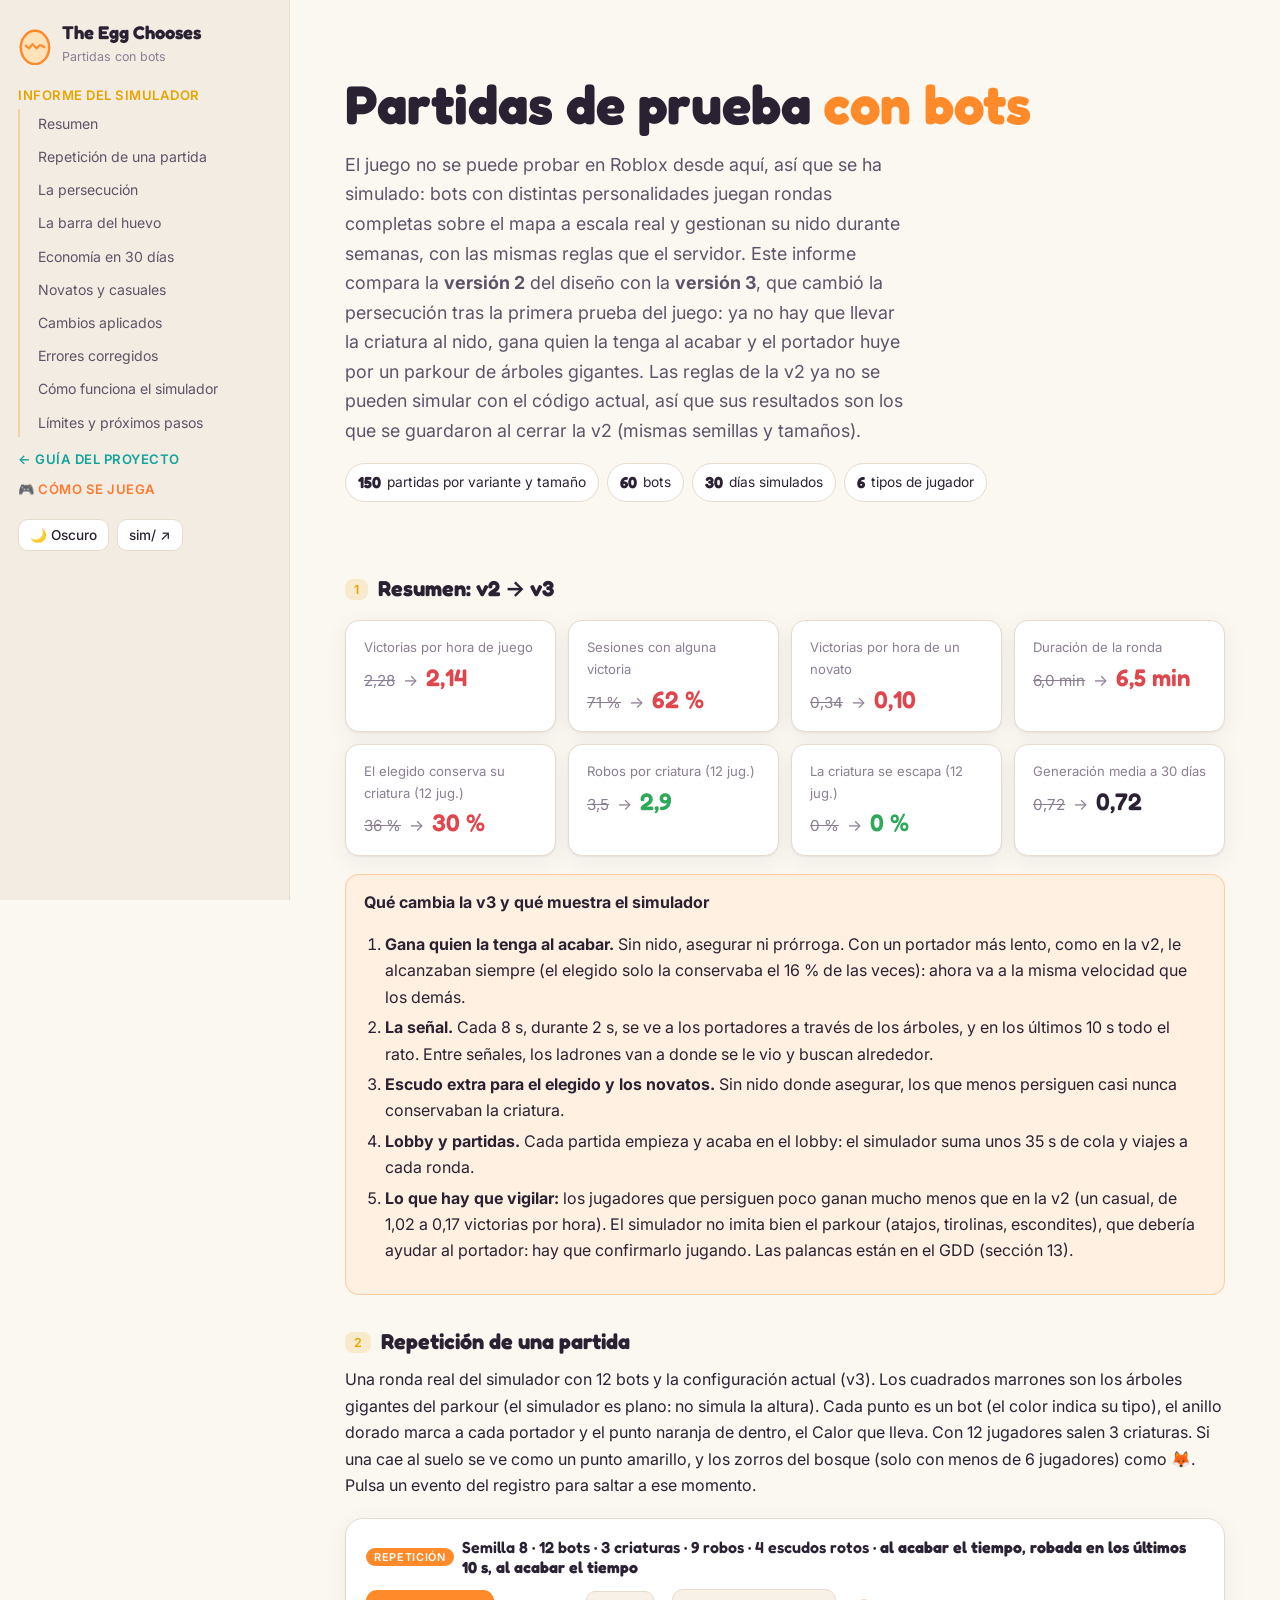
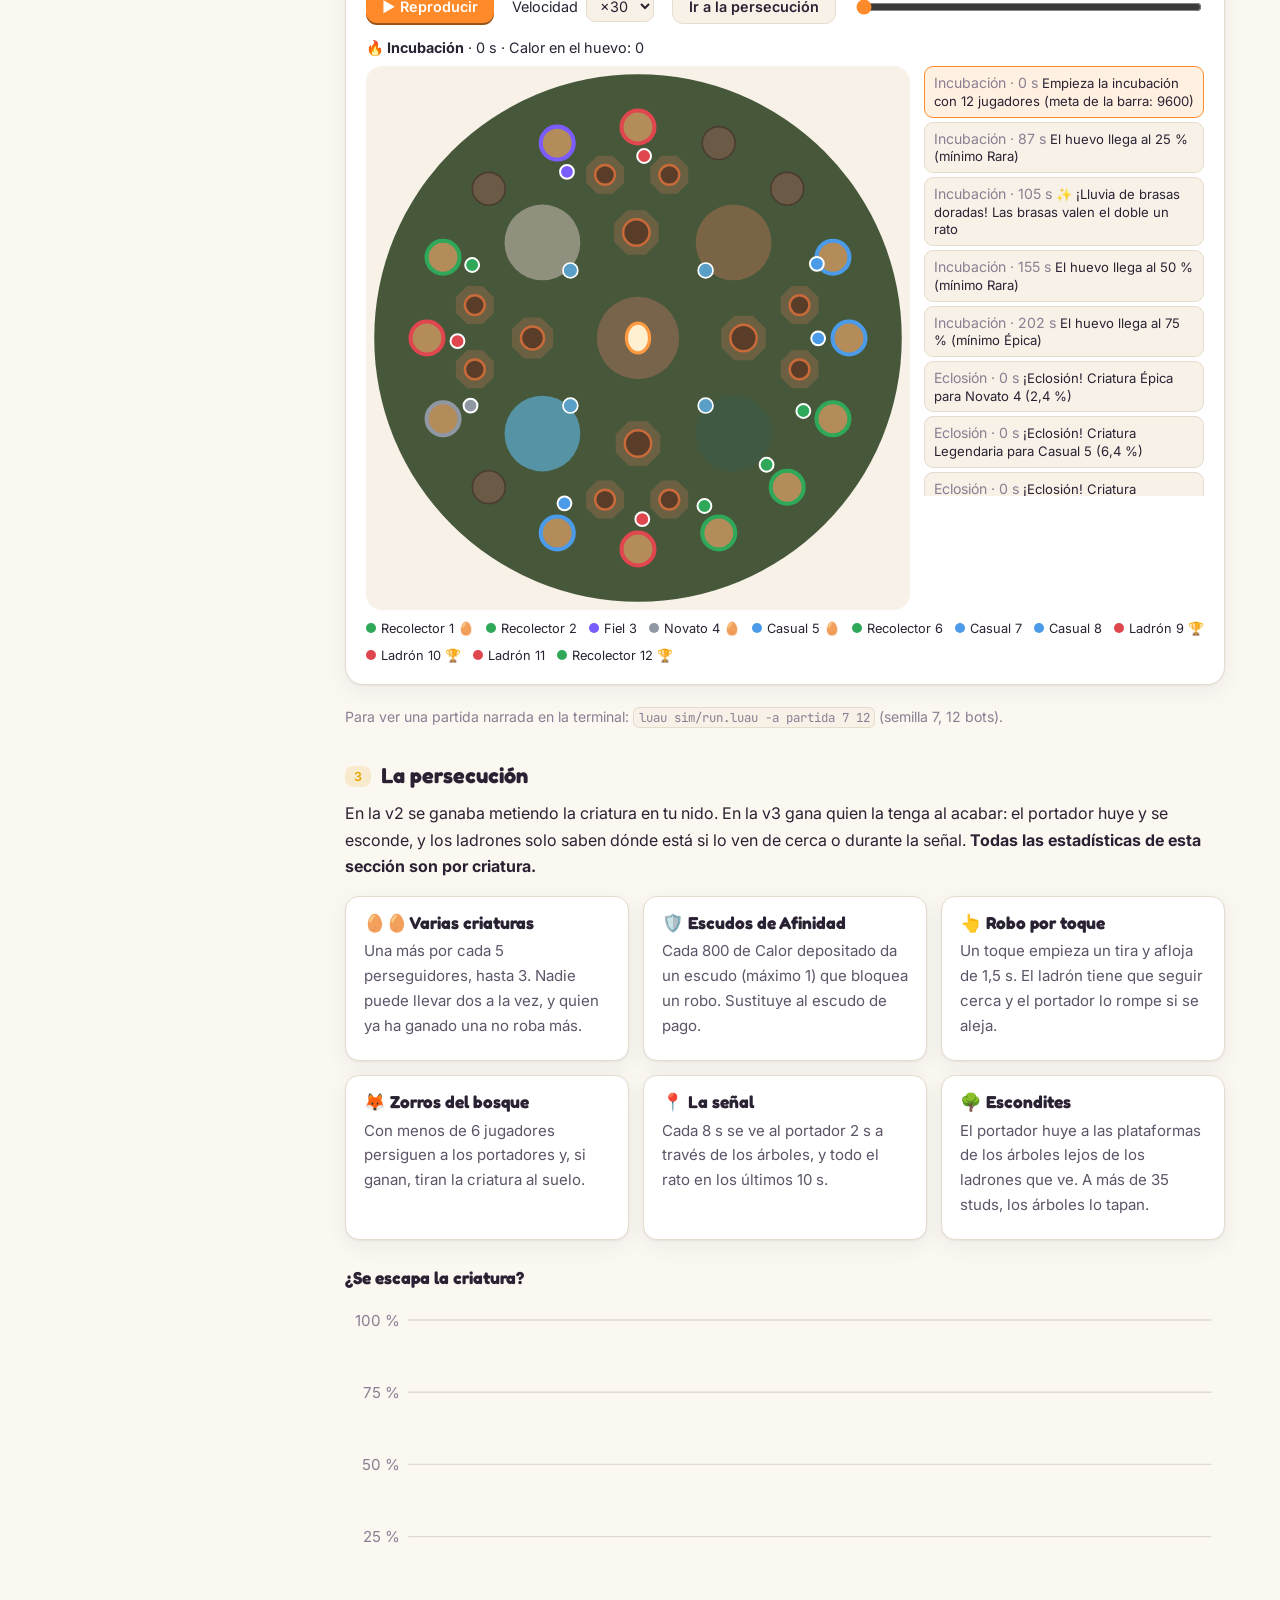
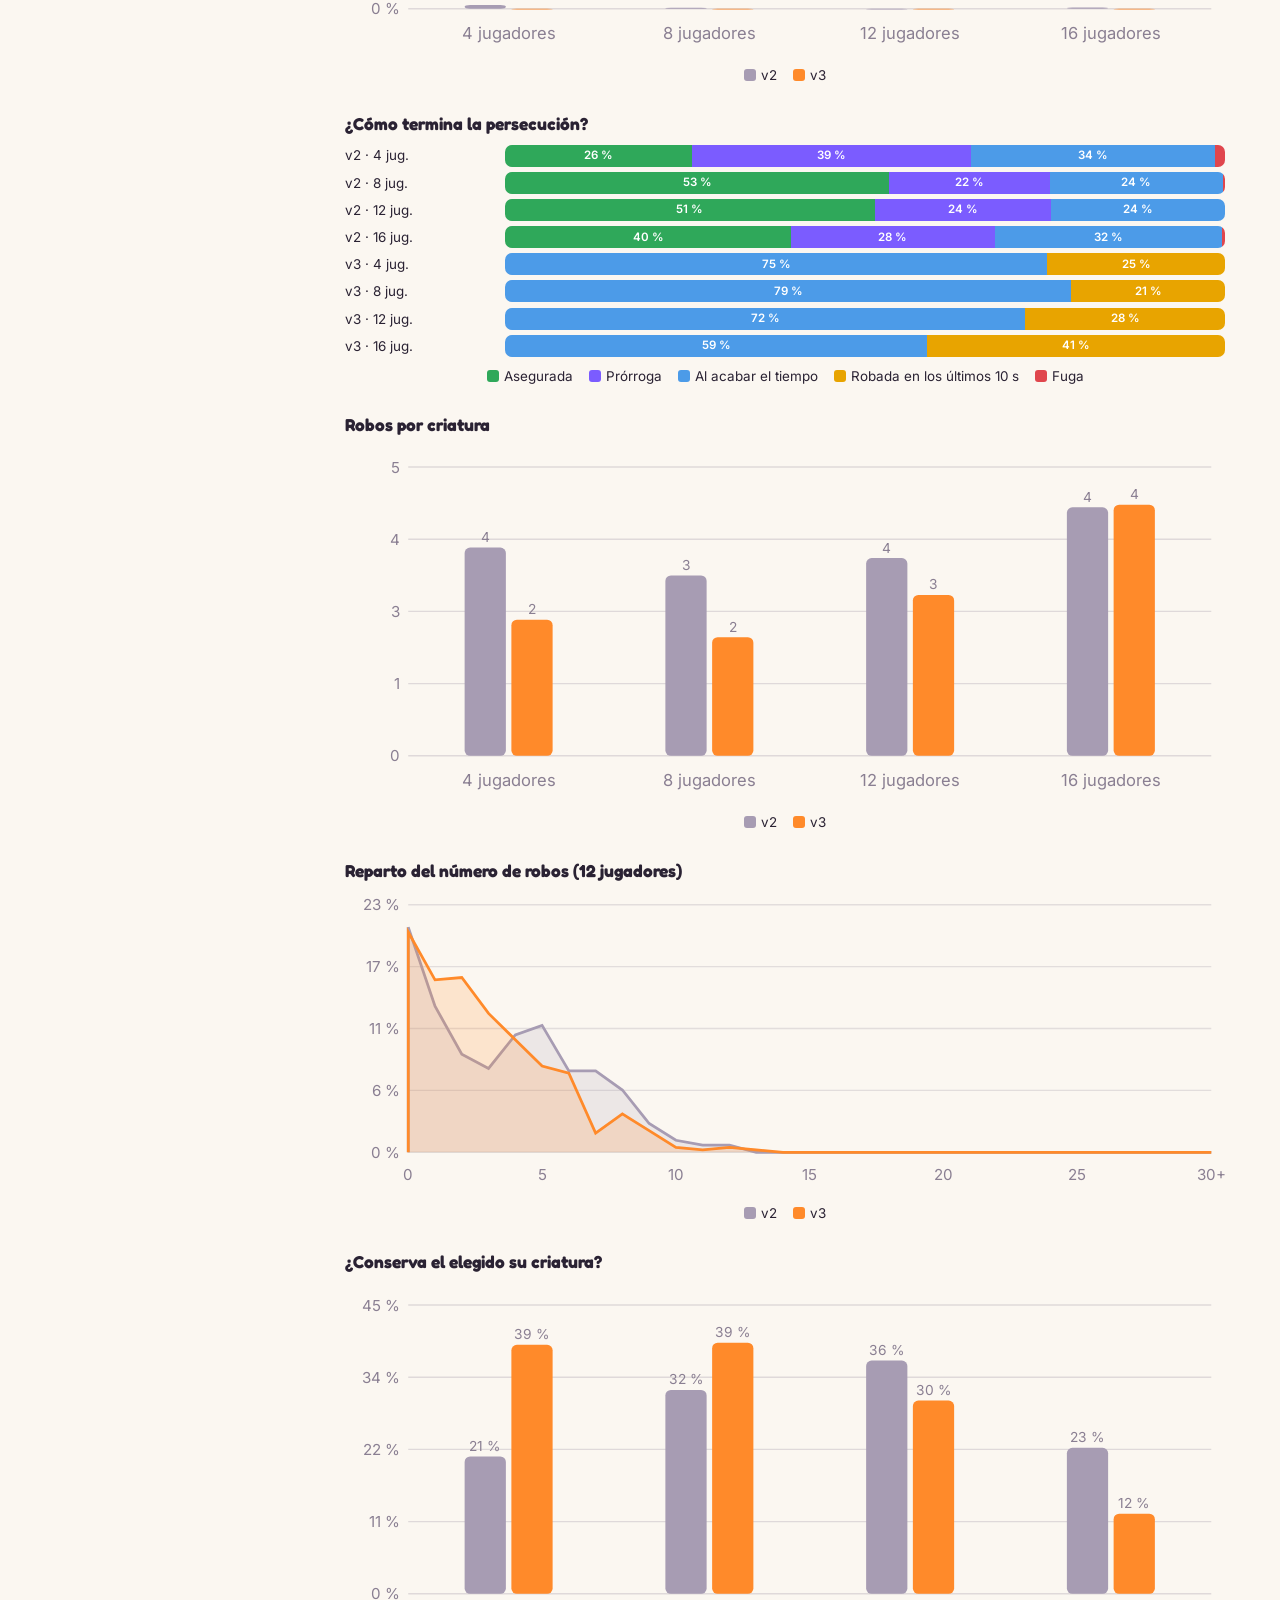
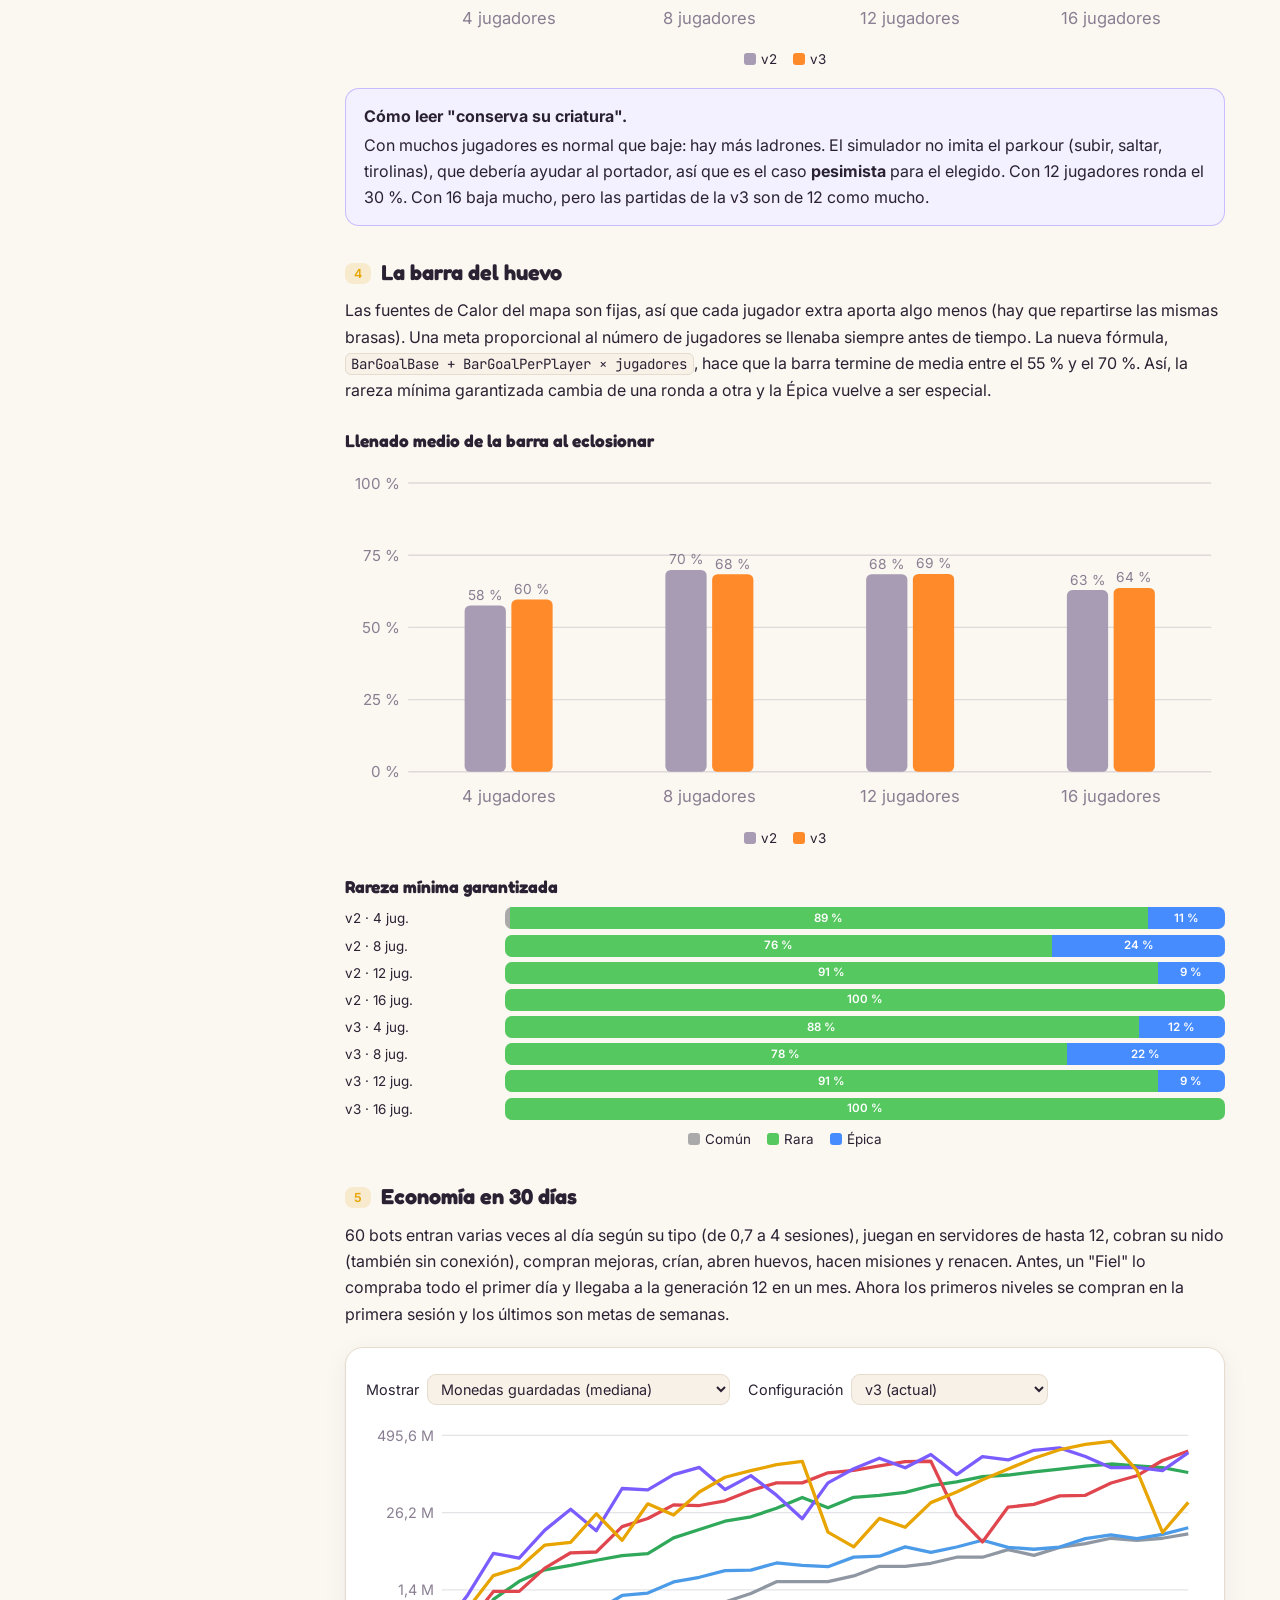
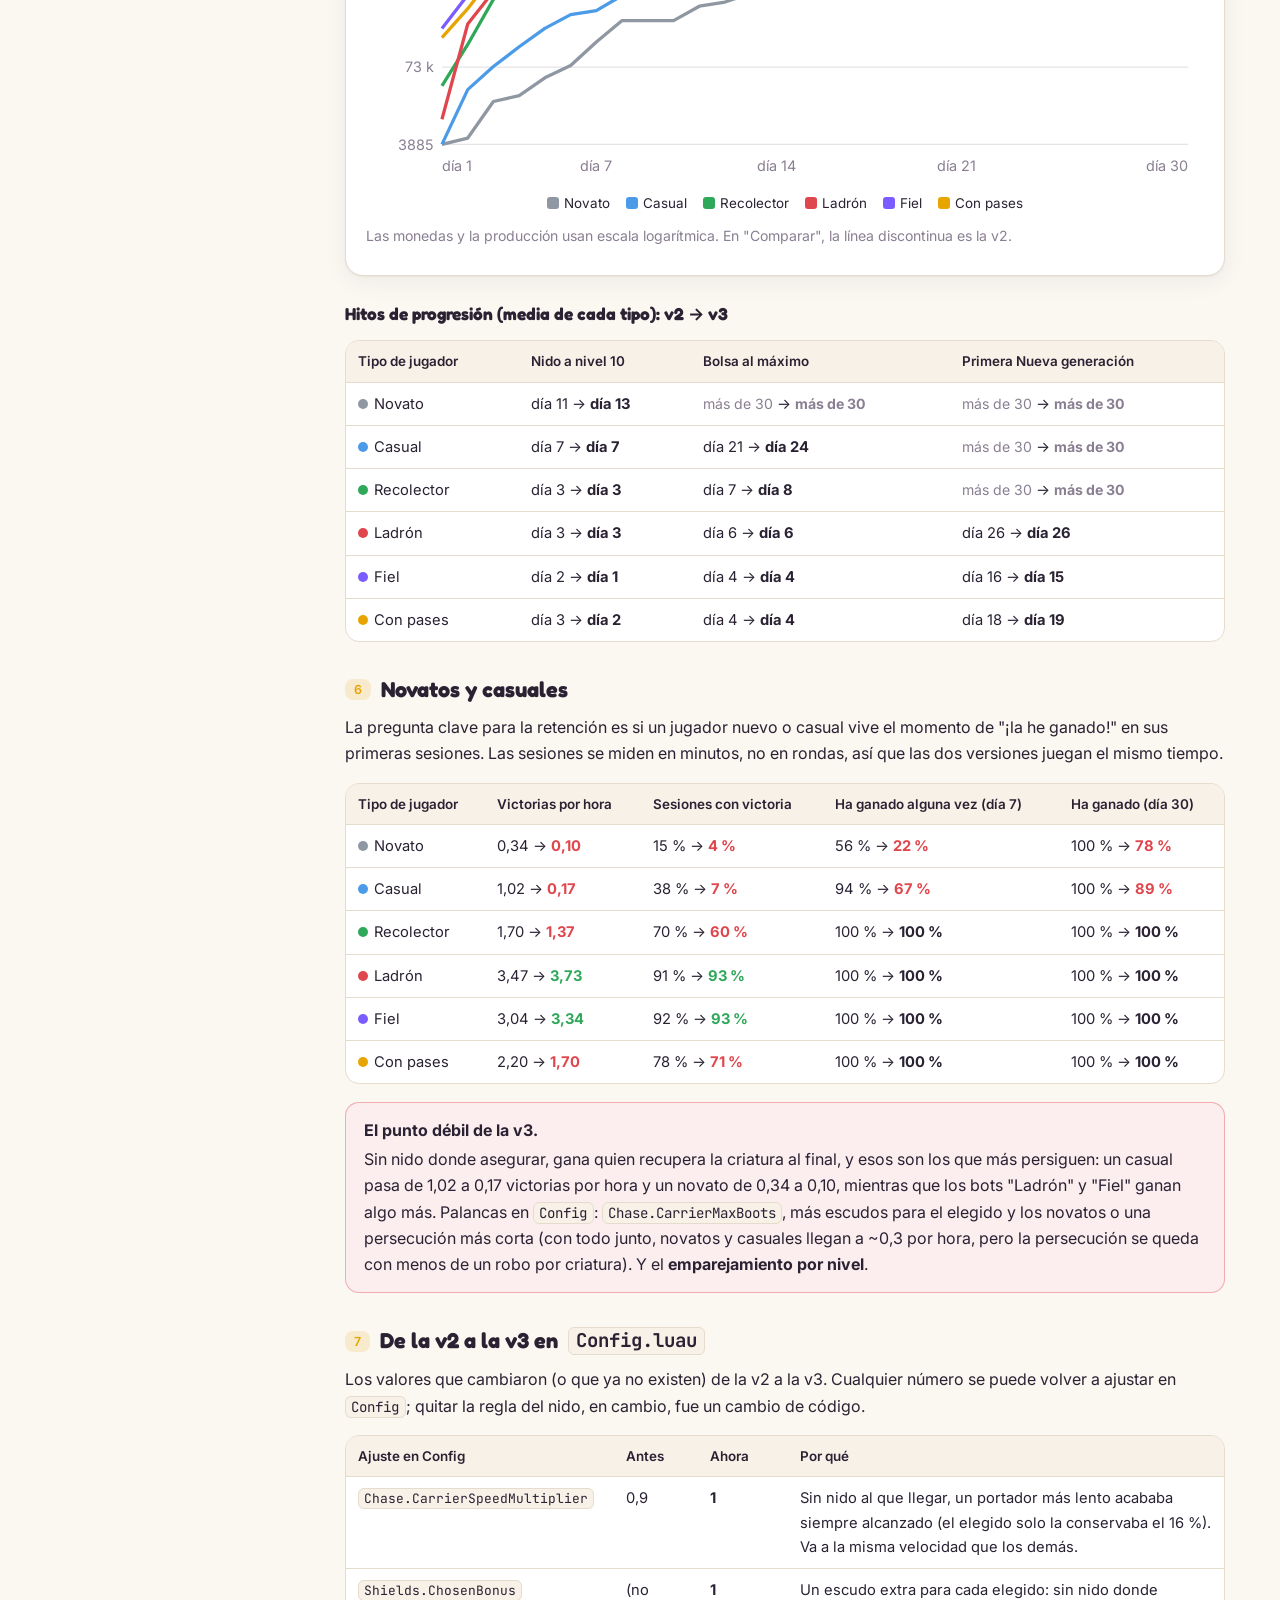
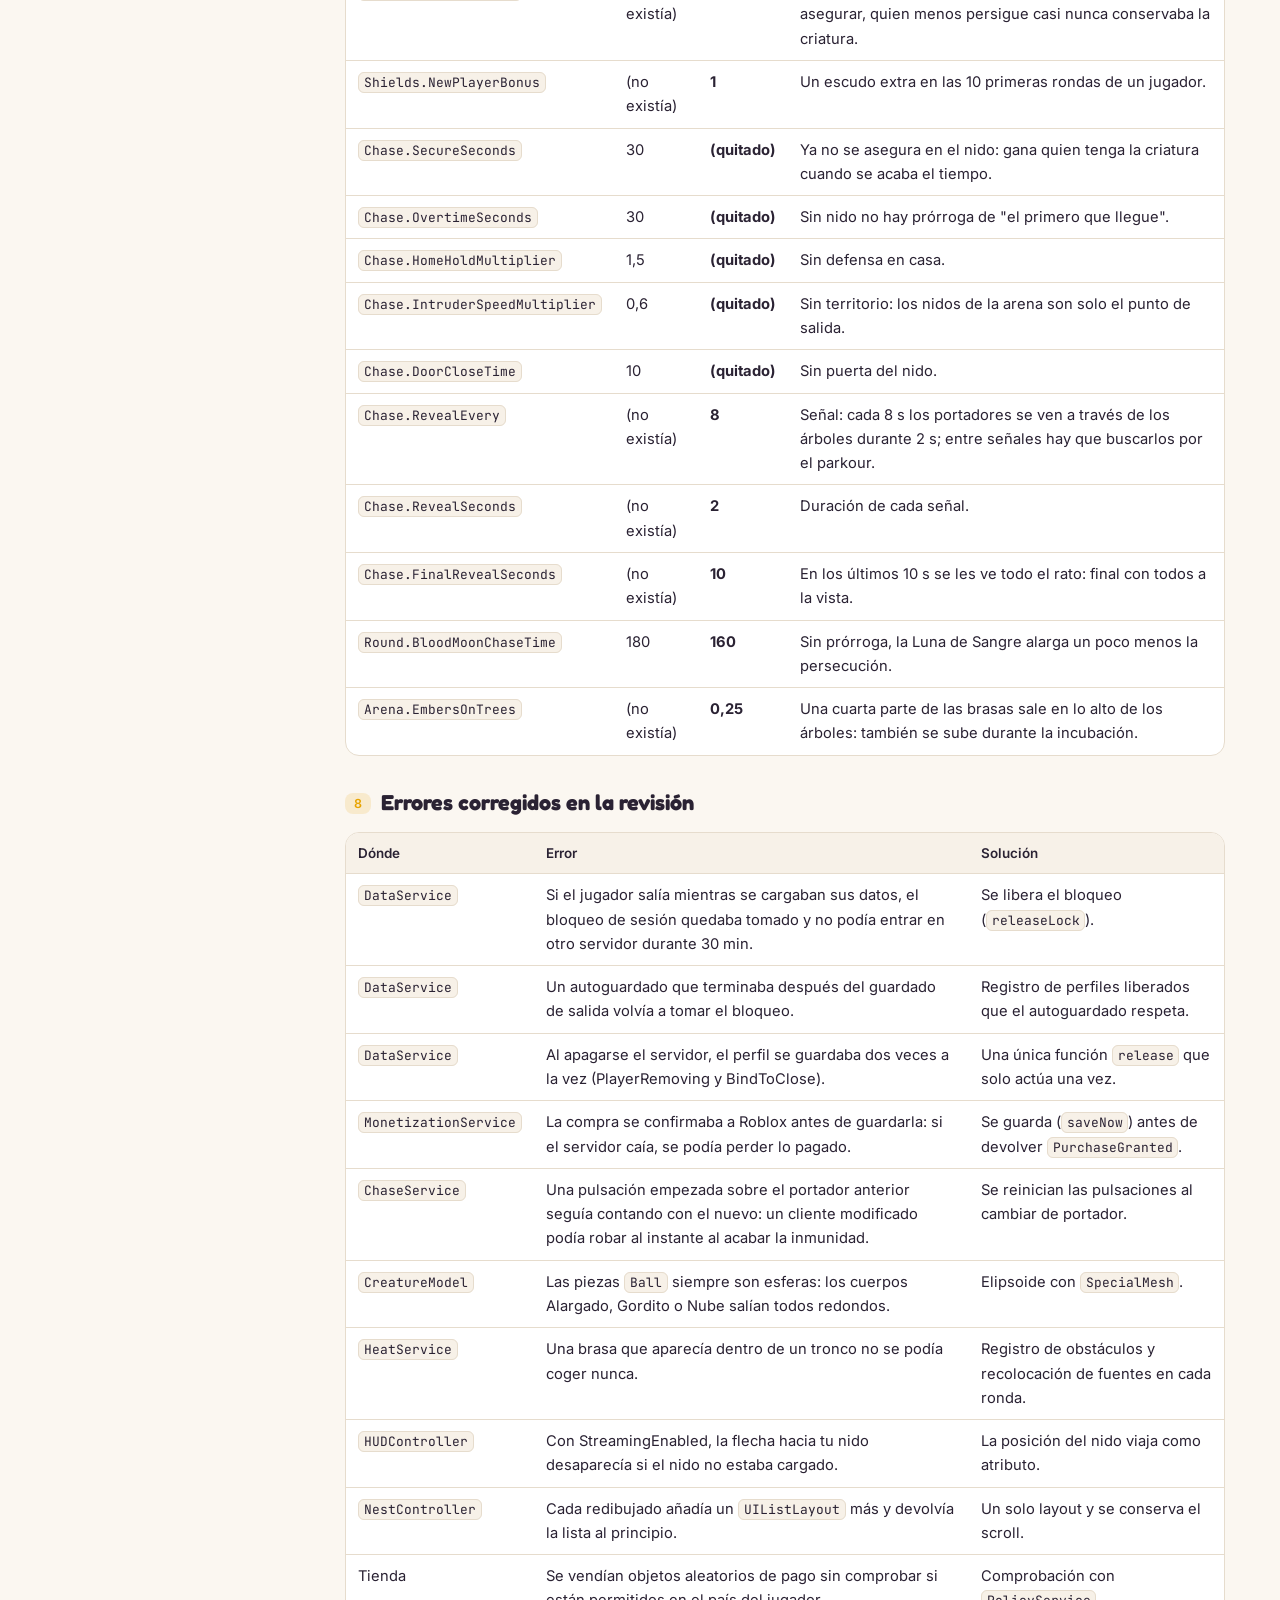
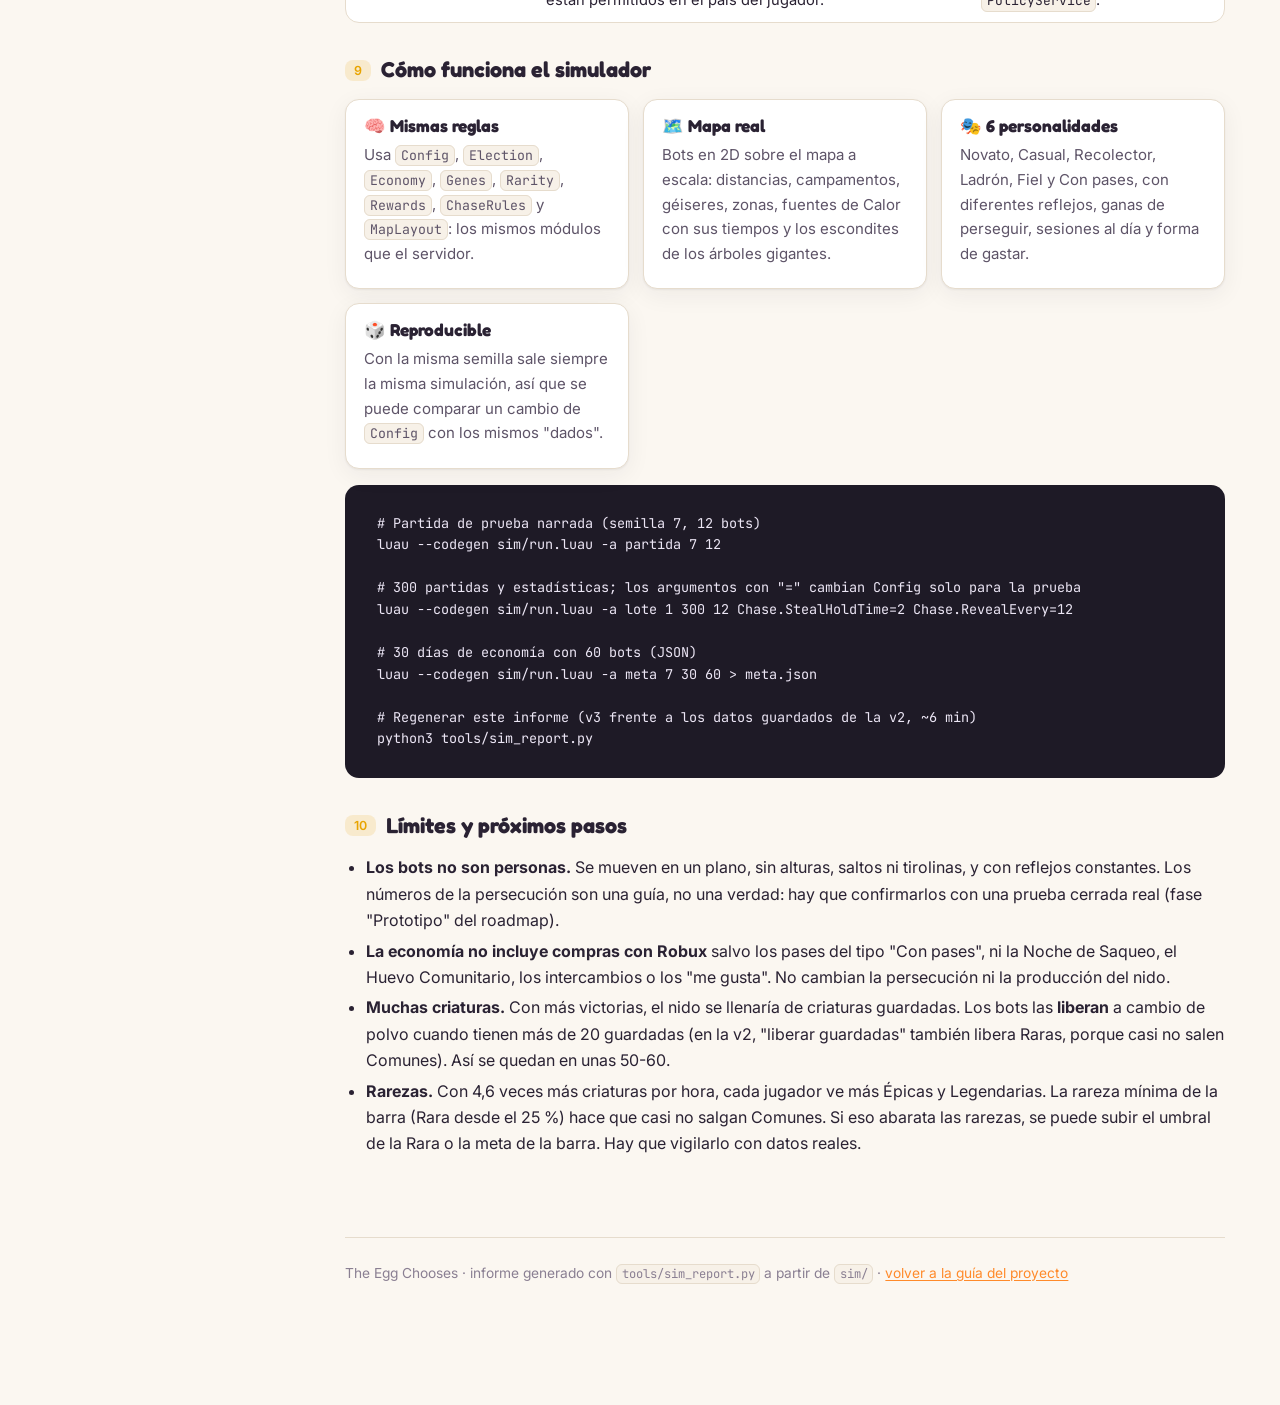
<file: docs/simulacion.html>
<!doctype html>
<html lang="es">
<head>
<meta charset="utf-8">
<meta name="viewport" content="width=device-width, initial-scale=1">
<title>Partidas con bots</title>
<meta name="description" content="Informe del simulador de bots de The Egg Chooses: repetición de una partida, equilibrio de la persecución, la barra del huevo y la economía en 30 días, versión 2 frente a versión 3 de las mecánicas.">
<link rel="icon" href="data:image/svg+xml,%3Csvg xmlns='http://www.w3.org/2000/svg' viewBox='0 0 40 48'%3E%3Cellipse cx='20' cy='27' rx='17' ry='20' fill='%23ffe2b8' stroke='%23ff8a2a' stroke-width='3'/%3E%3C/svg%3E">
<link rel="preconnect" href="https://fonts.googleapis.com">
<link rel="preconnect" href="https://fonts.gstatic.com" crossorigin>
<link href="https://fonts.googleapis.com/css2?family=Fredoka:wght@500;600&family=Inter:wght@400;500;600;700&family=JetBrains+Mono:wght@400;500&display=swap" rel="stylesheet">
<link rel="stylesheet" href="assets/site.css">
</head>
<body>
<div id="progress"></div>
<button id="menu-btn" class="icon-btn" type="button" aria-label="Abrir índice">☰ Índice</button>

<nav class="sidebar" aria-label="Índice">
  <a class="brand" href="index.html">
    <svg viewBox="0 0 40 48" aria-hidden="true"><ellipse cx="20" cy="27" rx="17" ry="20" fill="#ffe2b8" stroke="#ff8a2a" stroke-width="3"/><path d="M8 24 l5 4 l4 -5 l5 5 l4 -4 l6 3" fill="none" stroke="#ff8a2a" stroke-width="2.5" stroke-linejoin="round"/></svg>
    <span><b>The Egg Chooses</b><small>Partidas con bots</small></span>
  </a>
  <ul class="toc">
    <li style="--part: var(--p4)"><a class="part-link" href="#top">Informe del simulador</a>
      <ul>
        <li><a href="#resumen">Resumen</a></li>
        <li><a href="#repeticion">Repetición de una partida</a></li>
        <li><a href="#persecucion">La persecución</a></li>
        <li><a href="#barra">La barra del huevo</a></li>
        <li><a href="#economia">Economía en 30 días</a></li>
        <li><a href="#jugadores">Novatos y casuales</a></li>
        <li><a href="#cambios">Cambios aplicados</a></li>
        <li><a href="#errores">Errores corregidos</a></li>
        <li><a href="#como">Cómo funciona el simulador</a></li>
        <li><a href="#limites">Límites y próximos pasos</a></li>
      </ul>
    </li>
    <li style="--part: var(--p2)"><a class="part-link" href="index.html">← Guía del proyecto</a></li>
    <li style="--part: var(--p1)"><a class="part-link" href="juego.html">🎮 Cómo se juega</a></li>
  </ul>
  <div class="sidebar-tools">
    <button id="theme-btn" class="icon-btn" type="button">🌙 Oscuro</button>
    <a class="icon-btn" href="https://github.com/adrianps2001/IA/tree/main/sim" target="_blank" rel="noopener" style="text-decoration:none">sim/ ↗</a>
  </div>
</nav>

<main id="top">
<div class="wrap">

<header class="hero" style="grid-template-columns:1fr">
  <div>
    <h1>Partidas de prueba <span>con bots</span></h1>
    <p class="lead">El juego no se puede probar en Roblox desde aquí, así que se ha simulado: bots con distintas personalidades juegan rondas completas sobre el mapa a escala real y gestionan su nido durante semanas, con las mismas reglas que el servidor. Este informe compara la <b>versión 2</b> del diseño con la <b>versión 3</b>, que cambió la persecución tras la primera prueba del juego: ya no hay que llevar la criatura al nido, gana quien la tenga al acabar y el portador huye por un parkour de árboles gigantes. Las reglas de la v2 ya no se pueden simular con el código actual, así que sus resultados son los que se guardaron al cerrar la v2 (mismas semillas y tamaños).</p>
    <div class="chips">
      <span class="chip"><b class="params-rounds">—</b> partidas por variante y tamaño</span>
      <span class="chip"><b class="params-pop">—</b> bots</span>
      <span class="chip"><b class="params-days">—</b> días simulados</span>
      <span class="chip"><b>6</b> tipos de jugador</span>
    </div>
  </div>
</header>

<section class="topic" id="resumen" style="--part: var(--p4)">
<h3><span class="num">1</span> Resumen: v2 → v3</h3>
<div class="kpis" id="kpis"></div>
<div class="callout"><b>Qué cambia la v3 y qué muestra el simulador</b>
<ol>
<li><b>Gana quien la tenga al acabar.</b> Sin nido, asegurar ni prórroga. Con un portador más lento, como en la v2, le alcanzaban siempre (el elegido solo la conservaba el 16 % de las veces): ahora va a la misma velocidad que los demás.</li>
<li><b>La señal.</b> Cada 8 s, durante 2 s, se ve a los portadores a través de los árboles, y en los últimos 10 s todo el rato. Entre señales, los ladrones van a donde se le vio y buscan alrededor.</li>
<li><b>Escudo extra para el elegido y los novatos.</b> Sin nido donde asegurar, los que menos persiguen casi nunca conservaban la criatura.</li>
<li><b>Lobby y partidas.</b> Cada partida empieza y acaba en el lobby: el simulador suma unos 35 s de cola y viajes a cada ronda.</li>
<li><b>Lo que hay que vigilar:</b> los jugadores que persiguen poco ganan mucho menos que en la v2 (un casual, de 1,02 a 0,17 victorias por hora). El simulador no imita bien el parkour (atajos, tirolinas, escondites), que debería ayudar al portador: hay que confirmarlo jugando. Las palancas están en el GDD (sección 13).</li>
</ol></div>
</section>

<section class="topic" id="repeticion" style="--part: var(--p4)">
<h3><span class="num">2</span> Repetición de una partida</h3>
<p>Una ronda real del simulador con 12 bots y la configuración actual (v3). Los cuadrados marrones son los árboles gigantes del parkour (el simulador es plano: no simula la altura). Cada punto es un bot (el color indica su tipo), el anillo dorado marca a cada portador y el punto naranja de dentro, el Calor que lleva. Con 12 jugadores salen 3 criaturas. Si una cae al suelo se ve como un punto amarillo, y los zorros del bosque (solo con menos de 6 jugadores) como 🦊. Pulsa un evento del registro para saltar a ese momento.</p>
<div class="demo" id="replay">
  <div class="demo-title"><span class="tag">repetición</span> <span class="replay-summary"></span></div>
  <div class="controls replay-controls">
    <button class="btn play" type="button">▶ Reproducir</button>
    <label>Velocidad <select><option value="10">×10</option><option value="30" selected>×30</option><option value="60">×60</option><option value="3">×3</option></select></label>
    <button class="btn secondary jump-chase" type="button">Ir a la persecución</button>
    <input type="range" min="0" max="1" step="0.5" value="0" aria-label="Tiempo">
  </div>
  <div class="replay-info"></div>
  <div class="replay-grid">
    <svg viewBox="-165 -165 330 330" role="img" aria-label="Mapa con la posición de los bots"></svg>
    <div class="replay-log"></div>
  </div>
  <div class="replay-legend"></div>
</div>
<p class="muted">Para ver una partida narrada en la terminal: <code>luau sim/run.luau -a partida 7 12</code> (semilla 7, 12 bots).</p>
</section>

<section class="topic" id="persecucion" style="--part: var(--p4)">
<h3><span class="num">3</span> La persecución</h3>
<p>En la v2 se ganaba metiendo la criatura en tu nido. En la v3 gana quien la tenga al acabar: el portador huye y se esconde, y los ladrones solo saben dónde está si lo ven de cerca o durante la señal. <b>Todas las estadísticas de esta sección son por criatura.</b></p>
<div class="cards">
  <div class="card"><h4>🥚🥚 Varias criaturas</h4><p>Una más por cada 5 perseguidores, hasta 3. Nadie puede llevar dos a la vez, y quien ya ha ganado una no roba más.</p></div>
  <div class="card"><h4>🛡️ Escudos de Afinidad</h4><p>Cada 800 de Calor depositado da un escudo (máximo 1) que bloquea un robo. Sustituye al escudo de pago.</p></div>
  <div class="card"><h4>👆 Robo por toque</h4><p>Un toque empieza un tira y afloja de 1,5 s. El ladrón tiene que seguir cerca y el portador lo rompe si se aleja.</p></div>
  <div class="card"><h4>🦊 Zorros del bosque</h4><p>Con menos de 6 jugadores persiguen a los portadores y, si ganan, tiran la criatura al suelo.</p></div>
  <div class="card"><h4>📍 La señal</h4><p>Cada 8 s se ve al portador 2 s a través de los árboles, y todo el rato en los últimos 10 s.</p></div>
  <div class="card"><h4>🌳 Escondites</h4><p>El portador huye a las plataformas de los árboles lejos de los ladrones que ve. A más de 35 studs, los árboles lo tapan.</p></div>
</div>
<h4>¿Se escapa la criatura?</h4>
<div class="chart-box" id="chart-escape"></div>
<h4>¿Cómo termina la persecución?</h4>
<div class="chart-box" id="chart-ends"></div>
<h4>Robos por criatura</h4>
<div class="chart-box" id="chart-steals"></div>
<h4>Reparto del número de robos (12 jugadores)</h4>
<div class="chart-box" id="chart-steals-hist"></div>
<h4>¿Conserva el elegido su criatura?</h4>
<div class="chart-box" id="chart-chosen"></div>
<div class="callout info"><b>Cómo leer "conserva su criatura".</b> Con muchos jugadores es normal que baje: hay más ladrones. El simulador no imita el parkour (subir, saltar, tirolinas), que debería ayudar al portador, así que es el caso <b>pesimista</b> para el elegido. Con 12 jugadores ronda el 30 %. Con 16 baja mucho, pero las partidas de la v3 son de 12 como mucho.</div>
</section>

<section class="topic" id="barra" style="--part: var(--p4)">
<h3><span class="num">4</span> La barra del huevo</h3>
<p>Las fuentes de Calor del mapa son fijas, así que cada jugador extra aporta algo menos (hay que repartirse las mismas brasas). Una meta proporcional al número de jugadores se llenaba siempre antes de tiempo. La nueva fórmula, <code>BarGoalBase + BarGoalPerPlayer × jugadores</code>, hace que la barra termine de media entre el 55 % y el 70 %. Así, la rareza mínima garantizada cambia de una ronda a otra y la Épica vuelve a ser especial.</p>
<h4>Llenado medio de la barra al eclosionar</h4>
<div class="chart-box" id="chart-bar"></div>
<h4>Rareza mínima garantizada</h4>
<div class="chart-box" id="chart-minrarity"></div>
</section>

<section class="topic" id="economia" style="--part: var(--p4)">
<h3><span class="num">5</span> Economía en 30 días</h3>
<p><span class="params-pop">—</span> bots entran varias veces al día según su tipo (de 0,7 a 4 sesiones), juegan en servidores de hasta 12, cobran su nido (también sin conexión), compran mejoras, crían, abren huevos, hacen misiones y renacen. Antes, un "Fiel" lo compraba todo el primer día y llegaba a la generación 12 en un mes. Ahora los primeros niveles se compran en la primera sesión y los últimos son metas de semanas.</p>
<div class="demo" id="economy">
  <div class="controls">
    <label>Mostrar <select name="metric"></select></label>
    <label>Configuración <select name="variant"></select></label>
  </div>
  <div class="chart-box"></div>
  <p class="muted">Las monedas y la producción usan escala logarítmica. En "Comparar", la línea discontinua es la v2.</p>
</div>
<h4>Hitos de progresión (media de cada tipo): v2 → v3</h4>
<div class="table-wrap"><table id="milestones"></table></div>
</section>

<section class="topic" id="jugadores" style="--part: var(--p4)">
<h3><span class="num">6</span> Novatos y casuales</h3>
<p>La pregunta clave para la retención es si un jugador nuevo o casual vive el momento de "¡la he ganado!" en sus primeras sesiones. Las sesiones se miden en minutos, no en rondas, así que las dos versiones juegan el mismo tiempo.</p>
<div class="table-wrap"><table id="retention"></table></div>
<div class="callout warn"><b>El punto débil de la v3.</b> Sin nido donde asegurar, gana quien recupera la criatura al final, y esos son los que más persiguen: un casual pasa de 1,02 a 0,17 victorias por hora y un novato de 0,34 a 0,10, mientras que los bots "Ladrón" y "Fiel" ganan algo más. Palancas en <code>Config</code>: <code>Chase.CarrierMaxBoots</code>, más escudos para el elegido y los novatos o una persecución más corta (con todo junto, novatos y casuales llegan a ~0,3 por hora, pero la persecución se queda con menos de un robo por criatura). Y el <b>emparejamiento por nivel</b>.</div>
</section>

<section class="topic" id="cambios" style="--part: var(--p4)">
<h3><span class="num">7</span> De la v2 a la v3 en <code>Config.luau</code></h3>
<p>Los valores que cambiaron (o que ya no existen) de la v2 a la v3. Cualquier número se puede volver a ajustar en <code>Config</code>; quitar la regla del nido, en cambio, fue un cambio de código.</p>
<div class="table-wrap"><table id="changes"></table></div>
</section>

<section class="topic" id="errores" style="--part: var(--p4)">
<h3><span class="num">8</span> Errores corregidos en la revisión</h3>
<div class="table-wrap"><table>
<tr><th>Dónde</th><th>Error</th><th>Solución</th></tr>
<tr><td><code>DataService</code></td><td>Si el jugador salía mientras se cargaban sus datos, el bloqueo de sesión quedaba tomado y no podía entrar en otro servidor durante 30 min.</td><td>Se libera el bloqueo (<code>releaseLock</code>).</td></tr>
<tr><td><code>DataService</code></td><td>Un autoguardado que terminaba después del guardado de salida volvía a tomar el bloqueo.</td><td>Registro de perfiles liberados que el autoguardado respeta.</td></tr>
<tr><td><code>DataService</code></td><td>Al apagarse el servidor, el perfil se guardaba dos veces a la vez (PlayerRemoving y BindToClose).</td><td>Una única función <code>release</code> que solo actúa una vez.</td></tr>
<tr><td><code>MonetizationService</code></td><td>La compra se confirmaba a Roblox antes de guardarla: si el servidor caía, se podía perder lo pagado.</td><td>Se guarda (<code>saveNow</code>) antes de devolver <code>PurchaseGranted</code>.</td></tr>
<tr><td><code>ChaseService</code></td><td>Una pulsación empezada sobre el portador anterior seguía contando con el nuevo: un cliente modificado podía robar al instante al acabar la inmunidad.</td><td>Se reinician las pulsaciones al cambiar de portador.</td></tr>
<tr><td><code>CreatureModel</code></td><td>Las piezas <code>Ball</code> siempre son esferas: los cuerpos Alargado, Gordito o Nube salían todos redondos.</td><td>Elipsoide con <code>SpecialMesh</code>.</td></tr>
<tr><td><code>HeatService</code></td><td>Una brasa que aparecía dentro de un tronco no se podía coger nunca.</td><td>Registro de obstáculos y recolocación de fuentes en cada ronda.</td></tr>
<tr><td><code>HUDController</code></td><td>Con StreamingEnabled, la flecha hacia tu nido desaparecía si el nido no estaba cargado.</td><td>La posición del nido viaja como atributo.</td></tr>
<tr><td><code>NestController</code></td><td>Cada redibujado añadía un <code>UIListLayout</code> más y devolvía la lista al principio.</td><td>Un solo layout y se conserva el scroll.</td></tr>
<tr><td>Tienda</td><td>Se vendían objetos aleatorios de pago sin comprobar si están permitidos en el país del jugador.</td><td>Comprobación con <code>PolicyService</code>.</td></tr>
</table></div>
</section>

<section class="topic" id="como" style="--part: var(--p4)">
<h3><span class="num">9</span> Cómo funciona el simulador</h3>
<div class="cards">
  <div class="card"><h4>🧠 Mismas reglas</h4><p>Usa <code>Config</code>, <code>Election</code>, <code>Economy</code>, <code>Genes</code>, <code>Rarity</code>, <code>Rewards</code>, <code>ChaseRules</code> y <code>MapLayout</code>: los mismos módulos que el servidor.</p></div>
  <div class="card"><h4>🗺️ Mapa real</h4><p>Bots en 2D sobre el mapa a escala: distancias, campamentos, géiseres, zonas, fuentes de Calor con sus tiempos y los escondites de los árboles gigantes.</p></div>
  <div class="card"><h4>🎭 6 personalidades</h4><p>Novato, Casual, Recolector, Ladrón, Fiel y Con pases, con diferentes reflejos, ganas de perseguir, sesiones al día y forma de gastar.</p></div>
  <div class="card"><h4>🎲 Reproducible</h4><p>Con la misma semilla sale siempre la misma simulación, así que se puede comparar un cambio de <code>Config</code> con los mismos "dados".</p></div>
</div>
<pre class="plain"><code># Partida de prueba narrada (semilla 7, 12 bots)
luau --codegen sim/run.luau -a partida 7 12

# 300 partidas y estadísticas; los argumentos con "=" cambian Config solo para la prueba
luau --codegen sim/run.luau -a lote 1 300 12 Chase.StealHoldTime=2 Chase.RevealEvery=12

# 30 días de economía con 60 bots (JSON)
luau --codegen sim/run.luau -a meta 7 30 60 > meta.json

# Regenerar este informe (v3 frente a los datos guardados de la v2, ~6 min)
python3 tools/sim_report.py</code></pre>
</section>

<section class="topic" id="limites" style="--part: var(--p4)">
<h3><span class="num">10</span> Límites y próximos pasos</h3>
<ul>
<li><b>Los bots no son personas.</b> Se mueven en un plano, sin alturas, saltos ni tirolinas, y con reflejos constantes. Los números de la persecución son una guía, no una verdad: hay que confirmarlos con una prueba cerrada real (fase "Prototipo" del roadmap).</li>
<li><b>La economía no incluye compras con Robux</b> salvo los pases del tipo "Con pases", ni la Noche de Saqueo, el Huevo Comunitario, los intercambios o los "me gusta". No cambian la persecución ni la producción del nido.</li>
<li><b>Muchas criaturas.</b> Con más victorias, el nido se llenaría de criaturas guardadas. Los bots las <b>liberan</b> a cambio de polvo cuando tienen más de 20 guardadas (en la v2, "liberar guardadas" también libera Raras, porque casi no salen Comunes). Así se quedan en unas 50-60.</li>
<li><b>Rarezas.</b> Con 4,6 veces más criaturas por hora, cada jugador ve más Épicas y Legendarias. La rareza mínima de la barra (Rara desde el 25 %) hace que casi no salgan Comunes. Si eso abarata las rarezas, se puede subir el umbral de la Rara o la meta de la barra. Hay que vigilarlo con datos reales.</li>
</ul>
</section>

<footer>The Egg Chooses · informe generado con <code>tools/sim_report.py</code> a partir de <code>sim/</code> · <a href="index.html">volver a la guía del proyecto</a></footer>
</div>
</main>

<script id="sim-data" type="application/json">{"Quick":false,"Sizes":[4,8,12,16],"Archs":["Newbie","Casual","Collector","Thief","Grinder","Payer"],"Labels":{"before":"v2","after":"v3"},"Chase":{"before":{"4":{"Rounds":150,"Creatures":1.0,"RoundMinutes":5.741666666666666,"Escape":0.013333333333333334,"ChosenWins":0.21333333333333335,"Secured":0.26,"Overtime":0.4,"Steals":3.7133333333333334,"Carriers":2.966666666666667,"ShieldBlocks":0.9333333333333333,"FoxDrops":1.3066666666666666,"ChaseSeconds":110.5,"Bar":0.5761257575726666,"EarlyFull":0.0,"Incubation":210.0,"MinRarity":{"Epic":16,"Rare":133,"Common":1},"Rarity":{"Mythic":6,"Rare":92,"Legendary":5,"Epic":46,"Common":1},"Ends":{"Al acabar el tiempo":51,"Prórroga":58,"Asegurada":39,"Fuga":2},"StealsHistogram":[15,21,17,14,17,31,17,11,5,2,0,0,0,0,0,0,0,0,0,0,0,0,0,0,0,0,0,0,0,0,0],"WinnerArch":{"Thief":0.23333333333333334,"Casual":0.14,"Collector":0.22,"Grinder":0.16,"Newbie":0.08,"Payer":0.15333333333333332},"Geysers":7.153333333333333,"Bumps":0.12},"8":{"Rounds":150,"Creatures":2.0,"RoundMinutes":5.780388888888889,"Escape":0.0033333333333333335,"ChosenWins":0.31666666666666665,"Secured":0.5333333333333333,"Overtime":0.22666666666666666,"Steals":3.216666666666667,"Carriers":2.64,"ShieldBlocks":1.54,"FoxDrops":0.0,"ChaseSeconds":112.82333333333334,"Bar":0.699127619054,"EarlyFull":0.0,"Incubation":210.0,"MinRarity":{"Rare":114,"Epic":36},"Rarity":{"Rare":174,"Epic":100,"Legendary":23,"Mythic":3},"Ends":{"Asegurada":160,"Al acabar el tiempo":72,"Prórroga":67,"Fuga":1},"StealsHistogram":[62,60,21,23,25,31,40,20,8,7,1,2,0,0,0,0,0,0,0,0,0,0,0,0,0,0,0,0,0,0,0],"WinnerArch":{"Thief":0.2633333333333333,"Payer":0.11333333333333333,"Grinder":0.17333333333333334,"Casual":0.17666666666666667,"Collector":0.24,"Newbie":0.03},"Geysers":13.446666666666667,"Bumps":0.6066666666666667},"12":{"Rounds":150,"Creatures":3.0,"RoundMinutes":5.9648055555555555,"Escape":0.0,"ChosenWins":0.3622222222222222,"Secured":0.5133333333333333,"Overtime":0.24444444444444444,"Steals":3.5244444444444443,"Carriers":2.86,"ShieldBlocks":1.2333333333333334,"FoxDrops":0.0,"ChaseSeconds":123.88833333333334,"Bar":0.6842854166660001,"EarlyFull":0.0,"Incubation":210.0,"MinRarity":{"Rare":136,"Epic":14},"Rarity":{"Rare":263,"Legendary":37,"Epic":144,"Mythic":6},"Ends":{"Asegurada":231,"Al acabar el tiempo":109,"Prórroga":110},"StealsHistogram":[94,61,41,35,49,53,34,34,26,12,5,3,3,0,0,0,0,0,0,0,0,0,0,0,0,0,0,0,0,0,0],"WinnerArch":{"Thief":0.3,"Collector":0.2111111111111111,"Grinder":0.19333333333333333,"Casual":0.16444444444444445,"Payer":0.10666666666666667,"Newbie":0.024444444444444446},"Geysers":15.7,"Bumps":0.9733333333333334},"16":{"Rounds":150,"Creatures":3.0,"RoundMinutes":5.970611111111111,"Escape":0.0044444444444444444,"ChosenWins":0.22666666666666666,"Secured":0.3977777777777778,"Overtime":0.2866666666666667,"Steals":4.431111111111111,"Carriers":3.453333333333333,"ShieldBlocks":0.8733333333333333,"FoxDrops":0.0,"ChaseSeconds":124.23666666666666,"Bar":0.629148087436,"EarlyFull":0.0,"Incubation":210.0,"MinRarity":{"Rare":150},"Rarity":{"Rare":316,"Epic":114,"Legendary":18,"Mythic":2},"Ends":{"Prórroga":127,"Asegurada":179,"Al acabar el tiempo":142,"Fuga":2},"StealsHistogram":[52,61,22,37,54,60,49,42,38,15,6,5,2,4,2,0,1,0,0,0,0,0,0,0,0,0,0,0,0,0,0],"WinnerArch":{"Payer":0.11777777777777777,"Grinder":0.18888888888888888,"Casual":0.20222222222222222,"Collector":0.18,"Thief":0.2733333333333333,"Newbie":0.03333333333333333},"Geysers":16.733333333333334,"Bumps":0.82}},"after":{"4":{"Rounds":150,"Creatures":1.0,"RoundMinutes":6.483333333333333,"Escape":0.0,"ChosenWins":0.38666666666666666,"LateSteal":0.24666666666666667,"Steals":2.4266666666666667,"Carriers":2.32,"ShieldBlocks":1.92,"FoxDrops":0.05333333333333334,"ChaseSeconds":120.0,"Bar":0.5964651515173334,"EarlyFull":0.0,"Incubation":210.0,"MinRarity":{"Rare":132,"Epic":18},"Rarity":{"Rare":82,"Epic":53,"Mythic":4,"Legendary":11},"Ends":{"Al acabar el tiempo":113,"Robada en los últimos 10 s":37},"StealsHistogram":[29,30,20,29,21,8,10,1,2,0,0,0,0,0,0,0,0,0,0,0,0,0,0,0,0,0,0,0,0,0,0],"WinnerArch":{"Thief":0.3466666666666667,"Collector":0.22,"Casual":0.08,"Grinder":0.22,"Payer":0.13333333333333333},"Geysers":7.6,"Bumps":0.26},"8":{"Rounds":150,"Creatures":2.0,"RoundMinutes":6.483333333333333,"Escape":0.0,"ChosenWins":0.39,"LateSteal":0.21333333333333335,"Steals":2.1133333333333333,"Carriers":2.3833333333333333,"ShieldBlocks":2.98,"FoxDrops":0.0,"ChaseSeconds":120.0,"Bar":0.6839704761859999,"EarlyFull":0.0,"Incubation":210.0,"MinRarity":{"Rare":117,"Epic":33},"Rarity":{"Rare":176,"Legendary":18,"Epic":104,"Mythic":2},"Ends":{"Al acabar el tiempo":236,"Robada en los últimos 10 s":64},"StealsHistogram":[72,70,52,38,30,19,8,7,3,0,1,0,0,0,0,0,0,0,0,0,0,0,0,0,0,0,0,0,0,0,0],"WinnerArch":{"Collector":0.2,"Thief":0.3433333333333333,"Payer":0.14666666666666667,"Grinder":0.22666666666666666,"Casual":0.07,"Newbie":0.013333333333333334},"Geysers":13.433333333333334,"Bumps":0.58},"12":{"Rounds":150,"Creatures":3.0,"RoundMinutes":6.483333333333333,"Escape":0.0,"ChosenWins":0.3,"LateSteal":0.2777777777777778,"Steals":2.868888888888889,"Carriers":3.022222222222222,"ShieldBlocks":3.9133333333333336,"FoxDrops":0.0,"ChaseSeconds":120.0,"Bar":0.6850611111093333,"EarlyFull":0.0,"Incubation":210.0,"MinRarity":{"Rare":136,"Epic":14},"Rarity":{"Rare":283,"Epic":131,"Legendary":34,"Mythic":2},"Ends":{"Robada en los últimos 10 s":125,"Al acabar el tiempo":325},"StealsHistogram":[92,72,73,58,47,36,33,8,16,9,2,1,2,1,0,0,0,0,0,0,0,0,0,0,0,0,0,0,0,0,0],"WinnerArch":{"Thief":0.3888888888888889,"Payer":0.1288888888888889,"Collector":0.23777777777777778,"Casual":0.03777777777777778,"Grinder":0.2,"Newbie":0.006666666666666667},"Geysers":15.746666666666666,"Bumps":0.7933333333333333},"16":{"Rounds":150,"Creatures":3.0,"RoundMinutes":6.483333333333333,"Escape":0.0,"ChosenWins":0.12444444444444444,"LateSteal":0.41333333333333333,"Steals":4.477777777777778,"Carriers":4.248888888888889,"ShieldBlocks":3.74,"FoxDrops":0.0,"ChaseSeconds":120.0,"Bar":0.636374316942,"EarlyFull":0.0,"Incubation":210.0,"MinRarity":{"Rare":150},"Rarity":{"Rare":303,"Epic":115,"Legendary":31,"Mythic":1},"Ends":{"Al acabar el tiempo":264,"Robada en los últimos 10 s":186},"StealsHistogram":[26,43,55,52,61,59,50,38,28,17,14,3,1,3,0,0,0,0,0,0,0,0,0,0,0,0,0,0,0,0,0],"WinnerArch":{"Thief":0.3933333333333333,"Collector":0.17333333333333334,"Casual":0.04,"Grinder":0.24888888888888888,"Payer":0.13777777777777778,"Newbie":0.006666666666666667},"Geysers":16.833333333333332,"Bumps":0.8333333333333334}}},"Meta":{"before":{"Daily":[{"Day":1,"ByArch":{"Casual":{"BagLevel":2.888888889,"BestTier":2.111111111,"ChosenShare":0.6111111111,"Coins":14716.60694,"CoinsMedian":2658.45,"Creatures":6.388888889,"CreaturesMax":13,"Decorations":0,"Dust":124.1111111,"Generation":0,"Income":33.33611111,"NestLevel":2.833333333,"Players":18,"Released":0,"WinnersShare":0.1666666667,"Wins":0.2777777778},"Collector":{"BagLevel":4.75,"BestTier":3.25,"ChosenShare":0.9166666667,"Coins":100722.274,"CoinsMedian":19589.4,"Creatures":17.83333333,"CreaturesMax":37,"Decorations":0.4166666667,"Dust":373.6666667,"Generation":0,"Income":140.0916667,"NestLevel":6.083333333,"Players":12,"Released":0,"WinnersShare":0.6666666667,"Wins":2.583333333},"Grinder":{"BagLevel":6.166666667,"BestTier":3.666666667,"ChosenShare":1,"Coins":486060.1271,"CoinsMedian":278079.4187,"Creatures":34,"CreaturesMax":46,"Decorations":1.666666667,"Dust":776,"Generation":0,"Income":362.3416667,"NestLevel":9.5,"Players":6,"Released":1.833333333,"WinnersShare":0.8333333333,"Wins":7.833333333},"Newbie":{"BagLevel":2.222222222,"BestTier":2.222222222,"ChosenShare":0.4444444444,"Coins":6132.884722,"CoinsMedian":4950.8,"Creatures":4.666666667,"CreaturesMax":9,"Decorations":0,"Dust":49,"Generation":0,"Income":19.02777778,"NestLevel":2.444444444,"Players":9,"Released":0,"WinnersShare":0.1111111111,"Wins":0.1111111111},"Payer":{"BagLevel":4.833333333,"BestTier":3,"ChosenShare":0.8333333333,"Coins":209512.7333,"CoinsMedian":53636.15,"Creatures":13.66666667,"CreaturesMax":26,"Decorations":0.8333333333,"Dust":267.3333333,"Generation":0,"Income":262.4333333,"NestLevel":6.5,"Players":6,"Released":0,"WinnersShare":0.8333333333,"Wins":3},"Thief":{"BagLevel":5.111111111,"BestTier":3.555555556,"ChosenShare":1,"Coins":92342.91667,"CoinsMedian":46050.5625,"Creatures":20.11111111,"CreaturesMax":40,"Decorations":0.6666666667,"Dust":389.7777778,"Generation":0,"Income":183.3888889,"NestLevel":7,"Players":9,"Released":0,"WinnersShare":0.8888888889,"Wins":4.666666667}}},{"Day":2,"ByArch":{"Casual":{"BagLevel":4.388888889,"BestTier":2.611111111,"ChosenShare":0.7777777778,"Coins":87814.69722,"CoinsMedian":36974.39375,"Creatures":12.16666667,"CreaturesMax":25,"Decorations":0.2222222222,"Dust":215.2222222,"Generation":0,"Income":70.86666667,"NestLevel":5.5,"Players":18,"Released":0,"WinnersShare":0.6111111111,"Wins":0.9444444444},"Collector":{"BagLevel":6.5,"BestTier":3.75,"ChosenShare":1,"Coins":365431.3833,"CoinsMedian":220320.1625,"Creatures":35.58333333,"CreaturesMax":47,"Decorations":1.5,"Dust":621.3333333,"Generation":0,"Income":320.1166667,"NestLevel":9.666666667,"Players":12,"Released":1.666666667,"WinnersShare":1,"Wins":5.416666667},"Grinder":{"BagLevel":7.833333333,"BestTier":4.666666667,"ChosenShare":1,"Coins":2800869.902,"CoinsMedian":2407412.544,"Creatures":46.5,"CreaturesMax":53,"Decorations":3.833333333,"Dust":895.3333333,"Generation":0,"Income":747.4333333,"NestLevel":12.83333333,"Players":6,"Released":35.83333333,"WinnersShare":1,"Wins":16.66666667},"Newbie":{"BagLevel":3.555555556,"BestTier":2.777777778,"ChosenShare":0.7777777778,"Coins":27625.94444,"CoinsMedian":6175.1625,"Creatures":8,"CreaturesMax":15,"Decorations":0,"Dust":122,"Generation":0,"Income":32.94444444,"NestLevel":4.555555556,"Players":9,"Released":0,"WinnersShare":0.1111111111,"Wins":0.1111111111},"Payer":{"BagLevel":7,"BestTier":3.666666667,"ChosenShare":1,"Coins":829772.3625,"CoinsMedian":597331.8625,"Creatures":28.16666667,"CreaturesMax":45,"Decorations":2,"Dust":600.8333333,"Generation":0,"Income":547.65,"NestLevel":9.5,"Players":6,"Released":0,"WinnersShare":1,"Wins":5.666666667},"Thief":{"BagLevel":6.222222222,"BestTier":3.666666667,"ChosenShare":1,"Coins":429039.3292,"CoinsMedian":207977.8,"Creatures":29.55555556,"CreaturesMax":41,"Decorations":1.333333333,"Dust":628,"Generation":0,"Income":300.3444444,"NestLevel":8.888888889,"Players":9,"Released":2.444444444,"WinnersShare":0.8888888889,"Wins":7.111111111}}},{"Day":3,"ByArch":{"Casual":{"BagLevel":5.277777778,"BestTier":3.111111111,"ChosenShare":0.9444444444,"Coins":196903.6667,"CoinsMedian":66343.45625,"Creatures":18.05555556,"CreaturesMax":37,"Decorations":0.5,"Dust":276.1111111,"Generation":0,"Income":103.8722222,"NestLevel":6.888888889,"Players":18,"Released":0,"WinnersShare":0.7222222222,"Wins":1.333333333},"Collector":{"BagLevel":7,"BestTier":4.166666667,"ChosenShare":1,"Coins":830928.8458,"CoinsMedian":722728.075,"Creatures":40.5,"CreaturesMax":49,"Decorations":2.25,"Dust":887.1666667,"Generation":0,"Income":425.7541667,"NestLevel":11,"Players":12,"Released":9.666666667,"WinnersShare":1,"Wins":7.166666667},"Grinder":{"BagLevel":8.166666667,"BestTier":4.666666667,"ChosenShare":1,"Coins":6602531.46,"CoinsMedian":3400446.269,"Creatures":51,"CreaturesMax":53,"Decorations":4.333333333,"Dust":1718.5,"Generation":0,"Income":940.2083333,"NestLevel":13.5,"Players":6,"Released":64.5,"WinnersShare":1,"Wins":24.33333333},"Newbie":{"BagLevel":4.444444444,"BestTier":2.888888889,"ChosenShare":1,"Coins":98213.64444,"CoinsMedian":65002.975,"Creatures":11.11111111,"CreaturesMax":20,"Decorations":0,"Dust":253.3333333,"Generation":0,"Income":47.97777778,"NestLevel":6.111111111,"Players":9,"Released":0,"WinnersShare":0.2222222222,"Wins":0.2222222222},"Payer":{"BagLevel":8,"BestTier":3.666666667,"ChosenShare":1,"Coins":2227324.604,"CoinsMedian":1492357.125,"Creatures":42.16666667,"CreaturesMax":56,"Decorations":2.666666667,"Dust":861.8333333,"Generation":0,"Income":774.4166667,"NestLevel":11.5,"Players":6,"Released":3.5,"WinnersShare":1,"Wins":8.166666667},"Thief":{"BagLevel":7.222222222,"BestTier":3.888888889,"ChosenShare":1,"Coins":1787099.097,"CoinsMedian":1169385.875,"Creatures":42.44444444,"CreaturesMax":52,"Decorations":2.888888889,"Dust":762,"Generation":0,"Income":493.9833333,"NestLevel":11.44444444,"Players":9,"Released":13.22222222,"WinnersShare":1,"Wins":12.55555556}}},{"Day":4,"ByArch":{"Casual":{"BagLevel":5.722222222,"BestTier":3.166666667,"ChosenShare":0.9444444444,"Coins":380041.7528,"CoinsMedian":253401.7187,"Creatures":23.44444444,"CreaturesMax":46,"Decorations":0.9444444444,"Dust":291.1666667,"Generation":0,"Income":140.4583333,"NestLevel":8.222222222,"Players":18,"Released":0,"WinnersShare":0.8333333333,"Wins":1.722222222},"Collector":{"BagLevel":7.666666667,"BestTier":4.166666667,"ChosenShare":1,"Coins":2057943.722,"CoinsMedian":1906875.237,"Creatures":44.25,"CreaturesMax":51,"Decorations":2.916666667,"Dust":845.4166667,"Generation":0,"Income":489.7291667,"NestLevel":12.41666667,"Players":12,"Released":20.58333333,"WinnersShare":1,"Wins":8.333333333},"Grinder":{"BagLevel":8.666666667,"BestTier":4.666666667,"ChosenShare":1,"Coins":9754092.785,"CoinsMedian":9883006.169,"Creatures":50.66666667,"CreaturesMax":56,"Decorations":5,"Dust":2714.666667,"Generation":0,"Income":1188.875,"NestLevel":14.33333333,"Players":6,"Released":99.5,"WinnersShare":1,"Wins":32.16666667},"Newbie":{"BagLevel":4.777777778,"BestTier":2.888888889,"ChosenShare":1,"Coins":132994.7889,"CoinsMedian":65002.975,"Creatures":13.22222222,"CreaturesMax":22,"Decorations":0.1111111111,"Dust":236.1111111,"Generation":0,"Income":59.57222222,"NestLevel":6.444444444,"Players":9,"Released":0,"WinnersShare":0.3333333333,"Wins":0.3333333333},"Payer":{"BagLevel":8.5,"BestTier":3.666666667,"ChosenShare":1,"Coins":4427736.529,"CoinsMedian":2329332.487,"Creatures":53,"CreaturesMax":64,"Decorations":3.666666667,"Dust":714.6666667,"Generation":0,"Income":992.8,"NestLevel":12.66666667,"Players":6,"Released":10.66666667,"WinnersShare":1,"Wins":11.33333333},"Thief":{"BagLevel":7.777777778,"BestTier":4,"ChosenShare":1,"Coins":2161833.599,"CoinsMedian":1568817.287,"Creatures":42.11111111,"CreaturesMax":50,"Decorations":3.333333333,"Dust":770.3333333,"Generation":0,"Income":618.1444444,"NestLevel":12.33333333,"Players":9,"Released":28.88888889,"WinnersShare":1,"Wins":15.88888889}}},{"Day":5,"ByArch":{"Casual":{"BagLevel":6.111111111,"BestTier":3.222222222,"ChosenShare":0.9444444444,"Coins":578789.0882,"CoinsMedian":417011.3063,"Creatures":27.27777778,"CreaturesMax":44,"Decorations":1.277777778,"Dust":399.9444444,"Generation":0,"Income":178.9888889,"NestLevel":8.833333333,"Players":18,"Released":0.6111111111,"WinnersShare":0.8333333333,"Wins":2},"Collector":{"BagLevel":7.916666667,"BestTier":4.166666667,"ChosenShare":1,"Coins":3166028.714,"CoinsMedian":3204953.125,"Creatures":46.25,"CreaturesMax":51,"Decorations":3.583333333,"Dust":736.1666667,"Generation":0,"Income":597.5041667,"NestLevel":12.83333333,"Players":12,"Released":34.58333333,"WinnersShare":1,"Wins":10.75},"Grinder":{"BagLevel":9,"BestTier":4.666666667,"ChosenShare":1,"Coins":20313395.99,"CoinsMedian":14132367.84,"Creatures":56.66666667,"CreaturesMax":68,"Decorations":5.333333333,"Dust":4121.166667,"Generation":0,"Income":1396.458333,"NestLevel":15.16666667,"Players":6,"Released":141.1666667,"WinnersShare":1,"Wins":41.83333333},"Newbie":{"BagLevel":5,"BestTier":3,"ChosenShare":1,"Coins":178587.2903,"CoinsMedian":161218.8,"Creatures":15.55555556,"CreaturesMax":28,"Decorations":0.1111111111,"Dust":262.8888889,"Generation":0,"Income":72.24444444,"NestLevel":7.111111111,"Players":9,"Released":0,"WinnersShare":0.3333333333,"Wins":0.3333333333},"Payer":{"BagLevel":8.5,"BestTier":4,"ChosenShare":1,"Coins":4008917.429,"CoinsMedian":3646531.362,"Creatures":53.83333333,"CreaturesMax":63,"Decorations":4.166666667,"Dust":1028.333333,"Generation":0,"Income":1235.616667,"NestLevel":13.83333333,"Players":6,"Released":28.33333333,"WinnersShare":1,"Wins":14.33333333},"Thief":{"BagLevel":8.222222222,"BestTier":4.222222222,"ChosenShare":1,"Coins":3436378.764,"CoinsMedian":3365422.725,"Creatures":47.77777778,"CreaturesMax":53,"Decorations":3.888888889,"Dust":1188.222222,"Generation":0,"Income":741.6666667,"NestLevel":13,"Players":9,"Released":39.33333333,"WinnersShare":1,"Wins":18.44444444}}},{"Day":6,"ByArch":{"Casual":{"BagLevel":6.5,"BestTier":3.333333333,"ChosenShare":1,"Coins":1040436.835,"CoinsMedian":654803.6875,"Creatures":33.16666667,"CreaturesMax":50,"Decorations":1.666666667,"Dust":459.2222222,"Generation":0,"Income":207.7611111,"NestLevel":9.888888889,"Players":18,"Released":0.6111111111,"WinnersShare":0.8888888889,"Wins":2.388888889},"Collector":{"BagLevel":8.083333333,"BestTier":4.333333333,"ChosenShare":1,"Coins":4765955.479,"CoinsMedian":4889706.694,"Creatures":46.41666667,"CreaturesMax":54,"Decorations":4.25,"Dust":1062.666667,"Generation":0,"Income":696.5708333,"NestLevel":13.5,"Players":12,"Released":55.25,"WinnersShare":1,"Wins":12.5},"Grinder":{"BagLevel":9,"BestTier":4.666666667,"ChosenShare":1,"Coins":23099719.07,"CoinsMedian":15575051.43,"Creatures":67.33333333,"CreaturesMax":77,"Decorations":6.5,"Dust":1541.166667,"Generation":0,"Income":1529.458333,"NestLevel":16,"Players":6,"Released":172.3333333,"WinnersShare":1,"Wins":50.16666667},"Newbie":{"BagLevel":5.555555556,"BestTier":3,"ChosenShare":1,"Coins":228211.9194,"CoinsMedian":178453.15,"Creatures":16.66666667,"CreaturesMax":28,"Decorations":0.1111111111,"Dust":374.2222222,"Generation":0,"Income":83.30555556,"NestLevel":7.777777778,"Players":9,"Released":0,"WinnersShare":0.4444444444,"Wins":0.5555555556},"Payer":{"BagLevel":8.666666667,"BestTier":4,"ChosenShare":1,"Coins":13473165.86,"CoinsMedian":7400252.725,"Creatures":57.66666667,"CreaturesMax":66,"Decorations":5.166666667,"Dust":1101.333333,"Generation":0,"Income":1404.316667,"NestLevel":14,"Players":6,"Released":42.5,"WinnersShare":1,"Wins":16.66666667},"Thief":{"BagLevel":8.555555556,"BestTier":4.333333333,"ChosenShare":1,"Coins":5575046.206,"CoinsMedian":4698120.287,"Creatures":44.55555556,"CreaturesMax":52,"Decorations":4.666666667,"Dust":1359.888889,"Generation":0,"Income":941.0833333,"NestLevel":13.77777778,"Players":9,"Released":68.77777778,"WinnersShare":1,"Wins":25.22222222}}},{"Day":7,"ByArch":{"Casual":{"BagLevel":6.722222222,"BestTier":3.333333333,"ChosenShare":1,"Coins":1191912.014,"CoinsMedian":692297.7375,"Creatures":34.72222222,"CreaturesMax":49,"Decorations":1.944444444,"Dust":530.1111111,"Generation":0,"Income":227.9222222,"NestLevel":10.16666667,"Players":18,"Released":2.944444444,"WinnersShare":0.9444444444,"Wins":2.611111111},"Collector":{"BagLevel":8.666666667,"BestTier":4.333333333,"ChosenShare":1,"Coins":6389508.887,"CoinsMedian":6900818.169,"Creatures":47.33333333,"CreaturesMax":53,"Decorations":4.75,"Dust":1630.333333,"Generation":0,"Income":770.3833333,"NestLevel":13.75,"Players":12,"Released":73.41666667,"WinnersShare":1,"Wins":14.25},"Grinder":{"BagLevel":9,"BestTier":4.833333333,"ChosenShare":1,"Coins":40586069.99,"CoinsMedian":40291952.33,"Creatures":76,"CreaturesMax":88,"Decorations":6.833333333,"Dust":1821.5,"Generation":0,"Income":1680.791667,"NestLevel":16.33333333,"Players":6,"Released":198.8333333,"WinnersShare":1,"Wins":57},"Newbie":{"BagLevel":6,"BestTier":3,"ChosenShare":1,"Coins":292527.0278,"CoinsMedian":182342.0625,"Creatures":19.77777778,"CreaturesMax":33,"Decorations":0.1111111111,"Dust":340,"Generation":0,"Income":98.82222222,"NestLevel":8.111111111,"Players":9,"Released":0,"WinnersShare":0.5555555556,"Wins":0.6666666667},"Payer":{"BagLevel":8.833333333,"BestTier":4.166666667,"ChosenShare":1,"Coins":19510746.45,"CoinsMedian":17303850.09,"Creatures":55.33333333,"CreaturesMax":66,"Decorations":5.333333333,"Dust":1633.333333,"Generation":0,"Income":1681.966667,"NestLevel":14.83333333,"Players":6,"Released":63.66666667,"WinnersShare":1,"Wins":19},"Thief":{"BagLevel":8.888888889,"BestTier":4.444444444,"ChosenShare":1,"Coins":7544927.974,"CoinsMedian":7944888.125,"Creatures":48.22222222,"CreaturesMax":56,"Decorations":4.777777778,"Dust":2059.777778,"Generation":0,"Income":1083.788889,"NestLevel":14.22222222,"Players":9,"Released":86.77777778,"WinnersShare":1,"Wins":31.22222222}}},{"Day":8,"ByArch":{"Casual":{"BagLevel":7.055555556,"BestTier":3.388888889,"ChosenShare":1,"Coins":1683621.758,"CoinsMedian":982821.1312,"Creatures":37.38888889,"CreaturesMax":48,"Decorations":2.222222222,"Dust":589.2777778,"Generation":0,"Income":247.8638889,"NestLevel":10.5,"Players":18,"Released":5.055555556,"WinnersShare":0.9444444444,"Wins":2.888888889},"Collector":{"BagLevel":8.75,"BestTier":4.5,"ChosenShare":1,"Coins":7369383.347,"CoinsMedian":6781569.394,"Creatures":47.83333333,"CreaturesMax":52,"Decorations":4.833333333,"Dust":2051,"Generation":0,"Income":871.425,"NestLevel":14.08333333,"Players":12,"Released":88.41666667,"WinnersShare":1,"Wins":16.25},"Grinder":{"BagLevel":9,"BestTier":4.833333333,"ChosenShare":1,"Coins":46166479.05,"CoinsMedian":28301557.96,"Creatures":85,"CreaturesMax":99,"Decorations":7,"Dust":2892.666667,"Generation":0,"Income":1825.583333,"NestLevel":16.83333333,"Players":6,"Released":225.3333333,"WinnersShare":1,"Wins":63.66666667},"Newbie":{"BagLevel":6,"BestTier":3,"ChosenShare":1,"Coins":411601.3944,"CoinsMedian":222310.2,"Creatures":20.88888889,"CreaturesMax":39,"Decorations":0.2222222222,"Dust":379.8888889,"Generation":0,"Income":101.9611111,"NestLevel":8.333333333,"Players":9,"Released":0,"WinnersShare":0.5555555556,"Wins":0.6666666667},"Payer":{"BagLevel":9,"BestTier":4.166666667,"ChosenShare":1,"Coins":22069770.32,"CoinsMedian":18565920.3,"Creatures":55.16666667,"CreaturesMax":62,"Decorations":5.333333333,"Dust":2145.666667,"Generation":0,"Income":1900.816667,"NestLevel":15.5,"Players":6,"Released":81.16666667,"WinnersShare":1,"Wins":21.5},"Thief":{"BagLevel":9,"BestTier":4.555555556,"ChosenShare":1,"Coins":14041865.17,"CoinsMedian":13151331.75,"Creatures":51.55555556,"CreaturesMax":56,"Decorations":5,"Dust":2543.444444,"Generation":0,"Income":1189.488889,"NestLevel":14.55555556,"Players":9,"Released":98.77777778,"WinnersShare":1,"Wins":34.55555556}}},{"Day":9,"ByArch":{"Casual":{"BagLevel":7.111111111,"BestTier":3.388888889,"ChosenShare":1,"Coins":1872665.523,"CoinsMedian":1180005.619,"Creatures":40.16666667,"CreaturesMax":52,"Decorations":2.444444444,"Dust":639.7777778,"Generation":0,"Income":265.3222222,"NestLevel":11.16666667,"Players":18,"Released":7.666666667,"WinnersShare":0.9444444444,"Wins":3.222222222},"Collector":{"BagLevel":8.833333333,"BestTier":4.583333333,"ChosenShare":1,"Coins":10849596.35,"CoinsMedian":9257046.594,"Creatures":48.91666667,"CreaturesMax":56,"Decorations":4.916666667,"Dust":2256.5,"Generation":0,"Income":965.2833333,"NestLevel":14.5,"Players":12,"Released":98.08333333,"WinnersShare":1,"Wins":17.83333333},"Grinder":{"BagLevel":9,"BestTier":4.833333333,"ChosenShare":1,"Coins":80142187.53,"CoinsMedian":60390337.92,"Creatures":92.16666667,"CreaturesMax":106,"Decorations":7.333333333,"Dust":3766.166667,"Generation":0,"Income":1942.583333,"NestLevel":16.83333333,"Players":6,"Released":244.3333333,"WinnersShare":1,"Wins":69},"Newbie":{"BagLevel":6,"BestTier":3,"ChosenShare":1,"Coins":562808.4972,"CoinsMedian":478677.95,"Creatures":23.88888889,"CreaturesMax":39,"Decorations":0.5555555556,"Dust":353,"Generation":0,"Income":124.0944444,"NestLevel":8.777777778,"Players":9,"Released":0,"WinnersShare":0.5555555556,"Wins":0.7777777778},"Payer":{"BagLevel":9,"BestTier":4.166666667,"ChosenShare":1,"Coins":26283950.97,"CoinsMedian":22977733.84,"Creatures":61.16666667,"CreaturesMax":70,"Decorations":5.666666667,"Dust":2651.5,"Generation":0,"Income":2098.133333,"NestLevel":16.16666667,"Players":6,"Released":95.16666667,"WinnersShare":1,"Wins":25.16666667},"Thief":{"BagLevel":9,"BestTier":4.555555556,"ChosenShare":1,"Coins":13595233.07,"CoinsMedian":11923167.04,"Creatures":54.22222222,"CreaturesMax":63,"Decorations":5.222222222,"Dust":3142.777778,"Generation":0,"Income":1249.461111,"NestLevel":15.11111111,"Players":9,"Released":113.4444444,"WinnersShare":1,"Wins":38.11111111}}},{"Day":10,"ByArch":{"Casual":{"BagLevel":7.277777778,"BestTier":3.5,"ChosenShare":1,"Coins":2443604.226,"CoinsMedian":1607189.913,"Creatures":40.72222222,"CreaturesMax":52,"Decorations":2.555555556,"Dust":721.7777778,"Generation":0,"Income":297.0333333,"NestLevel":11.5,"Players":18,"Released":14.05555556,"WinnersShare":1,"Wins":3.722222222},"Collector":{"BagLevel":9,"BestTier":4.583333333,"ChosenShare":1,"Coins":12635594.36,"CoinsMedian":7154819.544,"Creatures":48,"CreaturesMax":57,"Decorations":5.083333333,"Dust":2762.166667,"Generation":0,"Income":1038.016667,"NestLevel":14.91666667,"Players":12,"Released":119.0833333,"WinnersShare":1,"Wins":20.83333333},"Grinder":{"BagLevel":9,"BestTier":4.833333333,"ChosenShare":1,"Coins":127346297.2,"CoinsMedian":115870929.6,"Creatures":104.1666667,"CreaturesMax":115,"Decorations":7.333333333,"Dust":5115.666667,"Generation":0,"Income":2162,"NestLevel":17,"Players":6,"Released":275,"WinnersShare":1,"Wins":77.83333333},"Newbie":{"BagLevel":6.555555556,"BestTier":3,"ChosenShare":1,"Coins":785667.7667,"CoinsMedian":783794.1125,"Creatures":28.66666667,"CreaturesMax":43,"Decorations":0.8888888889,"Dust":385.4444444,"Generation":0,"Income":144.5777778,"NestLevel":9.666666667,"Players":9,"Released":1,"WinnersShare":0.5555555556,"Wins":0.7777777778},"Payer":{"BagLevel":9,"BestTier":4.166666667,"ChosenShare":1,"Coins":36427489.11,"CoinsMedian":29052749.92,"Creatures":62.83333333,"CreaturesMax":70,"Decorations":6,"Dust":3230.166667,"Generation":0,"Income":2302.916667,"NestLevel":16.5,"Players":6,"Released":112.6666667,"WinnersShare":1,"Wins":28},"Thief":{"BagLevel":9,"BestTier":4.666666667,"ChosenShare":1,"Coins":28754275.97,"CoinsMedian":30015144.1,"Creatures":57.77777778,"CreaturesMax":73,"Decorations":5.777777778,"Dust":2886.111111,"Generation":0,"Income":1378.444444,"NestLevel":15.33333333,"Players":9,"Released":134.2222222,"WinnersShare":1,"Wins":43.11111111}}},{"Day":11,"ByArch":{"Casual":{"BagLevel":7.555555556,"BestTier":3.5,"ChosenShare":1,"Coins":2563422.52,"CoinsMedian":2378135.531,"Creatures":42.77777778,"CreaturesMax":52,"Decorations":2.666666667,"Dust":807.0555556,"Generation":0,"Income":316.3777778,"NestLevel":11.66666667,"Players":18,"Released":16.55555556,"WinnersShare":1,"Wins":4.166666667},"Collector":{"BagLevel":9,"BestTier":4.666666667,"ChosenShare":1,"Coins":24589091.4,"CoinsMedian":24568248.42,"Creatures":51,"CreaturesMax":68,"Decorations":5.416666667,"Dust":3304.666667,"Generation":0,"Income":1112.1625,"NestLevel":15.08333333,"Players":12,"Released":136.5833333,"WinnersShare":1,"Wins":23.25},"Grinder":{"BagLevel":9,"BestTier":4.833333333,"ChosenShare":1,"Coins":82537275.62,"CoinsMedian":106414507.8,"Creatures":80.5,"CreaturesMax":118,"Decorations":7.833333333,"Dust":6342.333333,"Generation":0.3333333333,"Income":1903.625,"NestLevel":15.66666667,"Players":6,"Released":301.3333333,"WinnersShare":1,"Wins":85.83333333},"Newbie":{"BagLevel":6.666666667,"BestTier":3,"ChosenShare":1,"Coins":1116228.947,"CoinsMedian":908053,"Creatures":33,"CreaturesMax":44,"Decorations":1,"Dust":366.2222222,"Generation":0,"Income":164.3666667,"NestLevel":10.11111111,"Players":9,"Released":1,"WinnersShare":0.7777777778,"Wins":1.111111111},"Payer":{"BagLevel":9,"BestTier":4.166666667,"ChosenShare":1,"Coins":59579361.62,"CoinsMedian":72271099.17,"Creatures":59.16666667,"CreaturesMax":66,"Decorations":6.166666667,"Dust":4005.333333,"Generation":0,"Income":2498.766667,"NestLevel":16.66666667,"Players":6,"Released":135.6666667,"WinnersShare":1,"Wins":31.16666667},"Thief":{"BagLevel":9,"BestTier":4.666666667,"ChosenShare":1,"Coins":28291931.4,"CoinsMedian":26370069.1,"Creatures":61.33333333,"CreaturesMax":78,"Decorations":6.111111111,"Dust":3411.888889,"Generation":0,"Income":1460.305556,"NestLevel":15.66666667,"Players":9,"Released":143.8888889,"WinnersShare":1,"Wins":46.77777778}}},{"Day":12,"ByArch":{"Casual":{"BagLevel":7.611111111,"BestTier":3.555555556,"ChosenShare":1,"Coins":3512150.891,"CoinsMedian":2969159.362,"Creatures":42.44444444,"CreaturesMax":52,"Decorations":2.777777778,"Dust":882.4444444,"Generation":0,"Income":338.3444444,"NestLevel":12,"Players":18,"Released":21.44444444,"WinnersShare":1,"Wins":4.444444444},"Collector":{"BagLevel":9,"BestTier":4.666666667,"ChosenShare":1,"Coins":26060291.91,"CoinsMedian":17479569.21,"Creatures":51.91666667,"CreaturesMax":70,"Decorations":5.833333333,"Dust":2941.333333,"Generation":0,"Income":1184.245833,"NestLevel":15.5,"Players":12,"Released":152.5833333,"WinnersShare":1,"Wins":25.75},"Grinder":{"BagLevel":9,"BestTier":4.833333333,"ChosenShare":1,"Coins":114340135.5,"CoinsMedian":135406656.7,"Creatures":96.66666667,"CreaturesMax":126,"Decorations":8,"Dust":7503.666667,"Generation":0.3333333333,"Income":2055.525,"NestLevel":16.33333333,"Players":6,"Released":318.6666667,"WinnersShare":1,"Wins":92.5},"Newbie":{"BagLevel":6.777777778,"BestTier":3,"ChosenShare":1,"Coins":1349009.069,"CoinsMedian":1361660.45,"Creatures":35.44444444,"CreaturesMax":43,"Decorations":1.111111111,"Dust":334.2222222,"Generation":0,"Income":180.25,"NestLevel":10.44444444,"Players":9,"Released":2,"WinnersShare":0.8888888889,"Wins":1.222222222},"Payer":{"BagLevel":9,"BestTier":4.166666667,"ChosenShare":1,"Coins":93050214.19,"CoinsMedian":95534535.99,"Creatures":62,"CreaturesMax":68,"Decorations":6.333333333,"Dust":3583.666667,"Generation":0,"Income":2589.433333,"NestLevel":16.66666667,"Players":6,"Released":146,"WinnersShare":1,"Wins":33.16666667},"Thief":{"BagLevel":9,"BestTier":4.666666667,"ChosenShare":1,"Coins":33903434.56,"CoinsMedian":39864822.3,"Creatures":66.77777778,"CreaturesMax":88,"Decorations":6.444444444,"Dust":2999,"Generation":0,"Income":1544.555556,"NestLevel":16.11111111,"Players":9,"Released":160.8888889,"WinnersShare":1,"Wins":51.55555556}}},{"Day":13,"ByArch":{"Casual":{"BagLevel":7.777777778,"BestTier":3.666666667,"ChosenShare":1,"Coins":3858088.678,"CoinsMedian":3278839.675,"Creatures":44.16666667,"CreaturesMax":51,"Decorations":2.944444444,"Dust":911.5555556,"Generation":0,"Income":372.2888889,"NestLevel":12.27777778,"Players":18,"Released":29.5,"WinnersShare":1,"Wins":5.222222222},"Collector":{"BagLevel":9,"BestTier":4.75,"ChosenShare":1,"Coins":35601527.24,"CoinsMedian":31110992.63,"Creatures":55.5,"CreaturesMax":78,"Decorations":6.083333333,"Dust":3163.5,"Generation":0,"Income":1271.045833,"NestLevel":15.75,"Players":12,"Released":170.75,"WinnersShare":1,"Wins":28.5},"Grinder":{"BagLevel":9,"BestTier":4.833333333,"ChosenShare":1,"Coins":62564188.4,"CoinsMedian":27935962.72,"Creatures":64.33333333,"CreaturesMax":126,"Decorations":8,"Dust":8572.5,"Generation":0.6666666667,"Income":1846.229167,"NestLevel":14.83333333,"Players":6,"Released":339.8333333,"WinnersShare":1,"Wins":99.83333333},"Newbie":{"BagLevel":6.888888889,"BestTier":3,"ChosenShare":1,"Coins":1577228.575,"CoinsMedian":1361660.45,"Creatures":38.33333333,"CreaturesMax":48,"Decorations":1.222222222,"Dust":313.1111111,"Generation":0,"Income":194.1611111,"NestLevel":10.88888889,"Players":9,"Released":3,"WinnersShare":0.8888888889,"Wins":1.333333333},"Payer":{"BagLevel":9,"BestTier":4.166666667,"ChosenShare":1,"Coins":117324052.6,"CoinsMedian":120995400.3,"Creatures":63.83333333,"CreaturesMax":71,"Decorations":7.166666667,"Dust":1710.166667,"Generation":0,"Income":2617.333333,"NestLevel":16.83333333,"Players":6,"Released":166,"WinnersShare":1,"Wins":36.66666667},"Thief":{"BagLevel":9,"BestTier":4.666666667,"ChosenShare":1,"Coins":56495435.08,"CoinsMedian":66972817.36,"Creatures":72.22222222,"CreaturesMax":91,"Decorations":6.777777778,"Dust":2053.444444,"Generation":0,"Income":1614.472222,"NestLevel":16.11111111,"Players":9,"Released":173.3333333,"WinnersShare":1,"Wins":56.55555556}}},{"Day":14,"ByArch":{"Casual":{"BagLevel":7.833333333,"BestTier":3.666666667,"ChosenShare":1,"Coins":4813310.843,"CoinsMedian":4206276.513,"Creatures":45.61111111,"CreaturesMax":52,"Decorations":3.166666667,"Dust":841.1666667,"Generation":0,"Income":397.6777778,"NestLevel":12.55555556,"Players":18,"Released":32.44444444,"WinnersShare":1,"Wins":5.611111111},"Collector":{"BagLevel":9,"BestTier":4.75,"ChosenShare":1,"Coins":31611229.91,"CoinsMedian":26174522.47,"Creatures":56.33333333,"CreaturesMax":98,"Decorations":6.25,"Dust":3431.416667,"Generation":0,"Income":1303.025,"NestLevel":16.25,"Players":12,"Released":187.6666667,"WinnersShare":1,"Wins":30.75},"Grinder":{"BagLevel":9,"BestTier":4.833333333,"ChosenShare":1,"Coins":90643193.9,"CoinsMedian":47868205.6,"Creatures":73.66666667,"CreaturesMax":136,"Decorations":8,"Dust":9861.333333,"Generation":0.6666666667,"Income":2026.754167,"NestLevel":16,"Players":6,"Released":363.3333333,"WinnersShare":1,"Wins":104.5},"Newbie":{"BagLevel":7,"BestTier":3,"ChosenShare":1,"Coins":1748489.119,"CoinsMedian":1477666.212,"Creatures":40.44444444,"CreaturesMax":50,"Decorations":1.444444444,"Dust":249.3333333,"Generation":0,"Income":210.4611111,"NestLevel":11,"Players":9,"Released":4,"WinnersShare":0.8888888889,"Wins":1.333333333},"Payer":{"BagLevel":9,"BestTier":4.166666667,"ChosenShare":1,"Coins":152240087.8,"CoinsMedian":148846868.8,"Creatures":67.33333333,"CreaturesMax":73,"Decorations":7.333333333,"Dust":2376.5,"Generation":0,"Income":2773.05,"NestLevel":17,"Players":6,"Released":184.5,"WinnersShare":1,"Wins":39.83333333},"Thief":{"BagLevel":9,"BestTier":4.666666667,"ChosenShare":1,"Coins":45848290.77,"CoinsMedian":41961743.18,"Creatures":78.88888889,"CreaturesMax":97,"Decorations":6.888888889,"Dust":2181.888889,"Generation":0,"Income":1719.138889,"NestLevel":16.66666667,"Players":9,"Released":188.1111111,"WinnersShare":1,"Wins":61.88888889}}},{"Day":15,"ByArch":{"Casual":{"BagLevel":7.888888889,"BestTier":3.666666667,"ChosenShare":1,"Coins":4852272.626,"CoinsMedian":4910989.444,"Creatures":45.77777778,"CreaturesMax":50,"Decorations":3.388888889,"Dust":910.5,"Generation":0,"Income":421.475,"NestLevel":12.94444444,"Players":18,"Released":39.05555556,"WinnersShare":1,"Wins":6.166666667},"Collector":{"BagLevel":9,"BestTier":4.75,"ChosenShare":1,"Coins":48957724.6,"CoinsMedian":47897935.91,"Creatures":60.16666667,"CreaturesMax":105,"Decorations":6.666666667,"Dust":2199.666667,"Generation":0,"Income":1344.479167,"NestLevel":16.25,"Players":12,"Released":197.75,"WinnersShare":1,"Wins":32.16666667},"Grinder":{"BagLevel":9,"BestTier":4.833333333,"ChosenShare":1,"Coins":79330787.59,"CoinsMedian":47584984.39,"Creatures":63.83333333,"CreaturesMax":145,"Decorations":8,"Dust":11209.66667,"Generation":0.8333333333,"Income":2321.2375,"NestLevel":16.16666667,"Players":6,"Released":392.3333333,"WinnersShare":1,"Wins":113.1666667},"Newbie":{"BagLevel":7,"BestTier":3.222222222,"ChosenShare":1,"Coins":2526762.513,"CoinsMedian":2648348.75,"Creatures":40.11111111,"CreaturesMax":49,"Decorations":1.777777778,"Dust":300.4444444,"Generation":0,"Income":234.3333333,"NestLevel":11.33333333,"Players":9,"Released":7.444444444,"WinnersShare":0.8888888889,"Wins":1.333333333},"Payer":{"BagLevel":9,"BestTier":4.333333333,"ChosenShare":1,"Coins":106058023.2,"CoinsMedian":114422459.3,"Creatures":52.16666667,"CreaturesMax":74,"Decorations":7.666666667,"Dust":2325.166667,"Generation":0.3333333333,"Income":2392.791667,"NestLevel":15.66666667,"Players":6,"Released":199.6666667,"WinnersShare":1,"Wins":44.16666667},"Thief":{"BagLevel":9,"BestTier":4.777777778,"ChosenShare":1,"Coins":64567535.91,"CoinsMedian":63910401.1,"Creatures":84.22222222,"CreaturesMax":105,"Decorations":7.111111111,"Dust":2324.555556,"Generation":0,"Income":1828.111111,"NestLevel":16.77777778,"Players":9,"Released":203.2222222,"WinnersShare":1,"Wins":66.33333333}}},{"Day":16,"ByArch":{"Casual":{"BagLevel":8,"BestTier":3.888888889,"ChosenShare":1,"Coins":5405593.943,"CoinsMedian":5416887.237,"Creatures":45.22222222,"CreaturesMax":52,"Decorations":3.5,"Dust":945.6666667,"Generation":0,"Income":471.1916667,"NestLevel":13.11111111,"Players":18,"Released":46.83333333,"WinnersShare":1,"Wins":7},"Collector":{"BagLevel":9,"BestTier":4.75,"ChosenShare":1,"Coins":49179783.46,"CoinsMedian":38733913.84,"Creatures":62.16666667,"CreaturesMax":105,"Decorations":6.75,"Dust":2168.25,"Generation":0,"Income":1364.916667,"NestLevel":16.5,"Players":12,"Released":208,"WinnersShare":1,"Wins":33.5},"Grinder":{"BagLevel":9,"BestTier":4.833333333,"ChosenShare":1,"Coins":83566970.29,"CoinsMedian":40707829.77,"Creatures":52.83333333,"CreaturesMax":68,"Decorations":8,"Dust":12420.83333,"Generation":1,"Income":2371.5,"NestLevel":15.83333333,"Players":6,"Released":420.6666667,"WinnersShare":1,"Wins":122.5},"Newbie":{"BagLevel":7.111111111,"BestTier":3.222222222,"ChosenShare":1,"Coins":2911269.465,"CoinsMedian":2648348.75,"Creatures":41.44444444,"CreaturesMax":49,"Decorations":1.888888889,"Dust":330.2222222,"Generation":0,"Income":246.0722222,"NestLevel":11.55555556,"Players":9,"Released":8.666666667,"WinnersShare":0.8888888889,"Wins":1.333333333},"Payer":{"BagLevel":9,"BestTier":4.5,"ChosenShare":1,"Coins":88701651.34,"CoinsMedian":62524913.36,"Creatures":45,"CreaturesMax":70,"Decorations":8,"Dust":2066,"Generation":0.5,"Income":2238.658333,"NestLevel":14.83333333,"Players":6,"Released":208.1666667,"WinnersShare":1,"Wins":46.33333333},"Thief":{"BagLevel":9,"BestTier":4.777777778,"ChosenShare":1,"Coins":76487027.62,"CoinsMedian":91620724.5,"Creatures":88.22222222,"CreaturesMax":107,"Decorations":7.111111111,"Dust":3042.111111,"Generation":0,"Income":1924.944444,"NestLevel":17,"Players":9,"Released":215.6666667,"WinnersShare":1,"Wins":69.44444444}}},{"Day":17,"ByArch":{"Casual":{"BagLevel":8.111111111,"BestTier":3.888888889,"ChosenShare":1,"Coins":7590687.301,"CoinsMedian":7117129.031,"Creatures":43.66666667,"CreaturesMax":50,"Decorations":3.944444444,"Dust":822.2222222,"Generation":0,"Income":488.3444444,"NestLevel":13.16666667,"Players":18,"Released":55.22222222,"WinnersShare":1,"Wins":7.722222222},"Collector":{"BagLevel":9,"BestTier":4.75,"ChosenShare":1,"Coins":52072754.28,"CoinsMedian":54094632.06,"Creatures":64.41666667,"CreaturesMax":106,"Decorations":6.833333333,"Dust":2315.75,"Generation":0,"Income":1408.779167,"NestLevel":16.75,"Players":12,"Released":225.4166667,"WinnersShare":1,"Wins":36.5},"Grinder":{"BagLevel":9,"BestTier":4.833333333,"ChosenShare":1,"Coins":122082846.3,"CoinsMedian":77473157.05,"Creatures":54.33333333,"CreaturesMax":78,"Decorations":8,"Dust":13665.33333,"Generation":1,"Income":2636.3125,"NestLevel":16.5,"Players":6,"Released":455,"WinnersShare":1,"Wins":130.1666667},"Newbie":{"BagLevel":7.333333333,"BestTier":3.222222222,"ChosenShare":1,"Coins":3586548.504,"CoinsMedian":2648348.75,"Creatures":42.22222222,"CreaturesMax":49,"Decorations":2,"Dust":309.6666667,"Generation":0,"Income":259.4222222,"NestLevel":11.55555556,"Players":9,"Released":11.11111111,"WinnersShare":0.8888888889,"Wins":1.333333333},"Payer":{"BagLevel":9,"BestTier":4.5,"ChosenShare":1,"Coins":79991696.35,"CoinsMedian":32158353.99,"Creatures":49,"CreaturesMax":71,"Decorations":8,"Dust":2696,"Generation":0.6666666667,"Income":2350.216667,"NestLevel":15,"Players":6,"Released":216,"WinnersShare":1,"Wins":49.83333333},"Thief":{"BagLevel":9,"BestTier":4.888888889,"ChosenShare":1,"Coins":105245702,"CoinsMedian":110222088.2,"Creatures":94.11111111,"CreaturesMax":118,"Decorations":7.333333333,"Dust":3838.777778,"Generation":0,"Income":1994.944444,"NestLevel":17,"Players":9,"Released":231,"WinnersShare":1,"Wins":73.66666667}}},{"Day":18,"ByArch":{"Casual":{"BagLevel":8.222222222,"BestTier":3.888888889,"ChosenShare":1,"Coins":7274788.756,"CoinsMedian":6913979.844,"Creatures":46.22222222,"CreaturesMax":53,"Decorations":4,"Dust":881.8333333,"Generation":0,"Income":509.1972222,"NestLevel":13.33333333,"Players":18,"Released":59.66666667,"WinnersShare":1,"Wins":8.388888889},"Collector":{"BagLevel":9,"BestTier":4.75,"ChosenShare":1,"Coins":60627743.97,"CoinsMedian":58281138.38,"Creatures":67.08333333,"CreaturesMax":115,"Decorations":7,"Dust":2505.333333,"Generation":0,"Income":1440.1875,"NestLevel":16.91666667,"Players":12,"Released":240.75,"WinnersShare":1,"Wins":38.41666667},"Grinder":{"BagLevel":9,"BestTier":4.833333333,"ChosenShare":1,"Coins":180143798.5,"CoinsMedian":148700565.1,"Creatures":61.66666667,"CreaturesMax":95,"Decorations":8.333333333,"Dust":9777,"Generation":1,"Income":2833.8,"NestLevel":16.66666667,"Players":6,"Released":483.3333333,"WinnersShare":1,"Wins":137.3333333},"Newbie":{"BagLevel":7.444444444,"BestTier":3.222222222,"ChosenShare":1,"Coins":3769190.157,"CoinsMedian":3065811.862,"Creatures":42.22222222,"CreaturesMax":48,"Decorations":2.111111111,"Dust":410.7777778,"Generation":0,"Income":283.9611111,"NestLevel":11.66666667,"Players":9,"Released":13.77777778,"WinnersShare":1,"Wins":1.555555556},"Payer":{"BagLevel":9,"BestTier":4.5,"ChosenShare":1,"Coins":18429984.97,"CoinsMedian":19638816.52,"Creatures":40.33333333,"CreaturesMax":64,"Decorations":8,"Dust":3204.833333,"Generation":1,"Income":2405,"NestLevel":14,"Players":6,"Released":223.1666667,"WinnersShare":1,"Wins":53.83333333},"Thief":{"BagLevel":9,"BestTier":4.888888889,"ChosenShare":1,"Coins":132024998.2,"CoinsMedian":127534139.3,"Creatures":100.5555556,"CreaturesMax":122,"Decorations":7.666666667,"Dust":4689.777778,"Generation":0,"Income":2084.722222,"NestLevel":17,"Players":9,"Released":245.5555556,"WinnersShare":1,"Wins":78.11111111}}},{"Day":19,"ByArch":{"Casual":{"BagLevel":8.277777778,"BestTier":3.888888889,"ChosenShare":1,"Coins":9095541.943,"CoinsMedian":8169582.2,"Creatures":46.22222222,"CreaturesMax":55,"Decorations":4.166666667,"Dust":837.0555556,"Generation":0,"Income":522.9444444,"NestLevel":13.44444444,"Players":18,"Released":64.05555556,"WinnersShare":1,"Wins":8.666666667},"Collector":{"BagLevel":9,"BestTier":4.75,"ChosenShare":1,"Coins":83243065.08,"CoinsMedian":81441811.47,"Creatures":69.08333333,"CreaturesMax":118,"Decorations":7,"Dust":2910.333333,"Generation":0,"Income":1466.625,"NestLevel":16.91666667,"Players":12,"Released":255.3333333,"WinnersShare":1,"Wins":40.41666667},"Grinder":{"BagLevel":9,"BestTier":5,"ChosenShare":1,"Coins":235055412.1,"CoinsMedian":228830694.4,"Creatures":69.33333333,"CreaturesMax":113,"Decorations":9,"Dust":3556.833333,"Generation":1,"Income":3130.5,"NestLevel":16.83333333,"Players":6,"Released":516.3333333,"WinnersShare":1,"Wins":145.1666667},"Newbie":{"BagLevel":7.555555556,"BestTier":3.333333333,"ChosenShare":1,"Coins":4899246.446,"CoinsMedian":2697581.65,"Creatures":43.11111111,"CreaturesMax":49,"Decorations":2.222222222,"Dust":338.2222222,"Generation":0,"Income":321.6277778,"NestLevel":11.88888889,"Players":9,"Released":20.33333333,"WinnersShare":1,"Wins":1.777777778},"Payer":{"BagLevel":9,"BestTier":4.5,"ChosenShare":1,"Coins":31741331.83,"CoinsMedian":23364482.49,"Creatures":44.5,"CreaturesMax":68,"Decorations":8,"Dust":3678.5,"Generation":1,"Income":2712.525,"NestLevel":15.33333333,"Players":6,"Released":233.8333333,"WinnersShare":1,"Wins":56.16666667},"Thief":{"BagLevel":9,"BestTier":4.888888889,"ChosenShare":1,"Coins":134375856.2,"CoinsMedian":138139902.1,"Creatures":94.55555556,"CreaturesMax":125,"Decorations":7.777777778,"Dust":5396.777778,"Generation":0.1111111111,"Income":2113.611111,"NestLevel":16.22222222,"Players":9,"Released":260.1111111,"WinnersShare":1,"Wins":83.11111111}}},{"Day":20,"ByArch":{"Casual":{"BagLevel":8.388888889,"BestTier":4,"ChosenShare":1,"Coins":10729165.6,"CoinsMedian":10471042.46,"Creatures":49.66666667,"CreaturesMax":55,"Decorations":4.388888889,"Dust":935.0555556,"Generation":0,"Income":559.9527778,"NestLevel":13.55555556,"Players":18,"Released":67.22222222,"WinnersShare":1,"Wins":9.333333333},"Collector":{"BagLevel":9,"BestTier":4.75,"ChosenShare":1,"Coins":106033740.6,"CoinsMedian":109504388,"Creatures":72.75,"CreaturesMax":121,"Decorations":7.166666667,"Dust":3375.666667,"Generation":0,"Income":1488.375,"NestLevel":16.91666667,"Players":12,"Released":271.9166667,"WinnersShare":1,"Wins":42.66666667},"Grinder":{"BagLevel":9,"BestTier":5,"ChosenShare":1,"Coins":191444237.5,"CoinsMedian":194386870,"Creatures":64,"CreaturesMax":79,"Decorations":9.166666667,"Dust":4613.5,"Generation":1.166666667,"Income":2957.166667,"NestLevel":16.66666667,"Players":6,"Released":542.1666667,"WinnersShare":1,"Wins":153.5},"Newbie":{"BagLevel":7.666666667,"BestTier":3.333333333,"ChosenShare":1,"Coins":5397870.256,"CoinsMedian":6253751.362,"Creatures":43.66666667,"CreaturesMax":47,"Decorations":2.333333333,"Dust":316.4444444,"Generation":0,"Income":339.8777778,"NestLevel":12,"Players":9,"Released":22.77777778,"WinnersShare":1,"Wins":1.888888889},"Payer":{"BagLevel":9,"BestTier":4.5,"ChosenShare":1,"Coins":60484548.74,"CoinsMedian":29633820.29,"Creatures":54.83333333,"CreaturesMax":67,"Decorations":8,"Dust":4413.166667,"Generation":1,"Income":3112.075,"NestLevel":16,"Players":6,"Released":244.3333333,"WinnersShare":1,"Wins":58.5},"Thief":{"BagLevel":9,"BestTier":4.888888889,"ChosenShare":1,"Coins":134054595.4,"CoinsMedian":138139902.1,"Creatures":91.88888889,"CreaturesMax":132,"Decorations":7.888888889,"Dust":6111.444444,"Generation":0.2222222222,"Income":2124.736111,"NestLevel":16.33333333,"Players":9,"Released":272.2222222,"WinnersShare":1,"Wins":88.22222222}}},{"Day":21,"ByArch":{"Casual":{"BagLevel":8.555555556,"BestTier":4.166666667,"ChosenShare":1,"Coins":10315600.65,"CoinsMedian":9423920.613,"Creatures":47.88888889,"CreaturesMax":56,"Decorations":4.5,"Dust":973.4444444,"Generation":0,"Income":625.1722222,"NestLevel":13.83333333,"Players":18,"Released":76.33333333,"WinnersShare":1,"Wins":10.05555556},"Collector":{"BagLevel":9,"BestTier":4.75,"ChosenShare":1,"Coins":120393424.1,"CoinsMedian":124109185.6,"Creatures":76.33333333,"CreaturesMax":124,"Decorations":7.416666667,"Dust":3523.916667,"Generation":0,"Income":1567.8125,"NestLevel":17,"Players":12,"Released":286.8333333,"WinnersShare":1,"Wins":45.16666667},"Grinder":{"BagLevel":9,"BestTier":5,"ChosenShare":1,"Coins":179475075.7,"CoinsMedian":149496791.5,"Creatures":65.83333333,"CreaturesMax":88,"Decorations":9.333333333,"Dust":3443.333333,"Generation":1.333333333,"Income":2725.9625,"NestLevel":16.16666667,"Players":6,"Released":568,"WinnersShare":1,"Wins":161.8333333},"Newbie":{"BagLevel":7.666666667,"BestTier":3.333333333,"ChosenShare":1,"Coins":5245470.799,"CoinsMedian":4882156.25,"Creatures":44.33333333,"CreaturesMax":47,"Decorations":2.333333333,"Dust":306.2222222,"Generation":0,"Income":340.9222222,"NestLevel":12.11111111,"Players":9,"Released":22.77777778,"WinnersShare":1,"Wins":1.888888889},"Payer":{"BagLevel":9,"BestTier":4.5,"ChosenShare":1,"Coins":56492976.91,"CoinsMedian":25931821.56,"Creatures":60.16666667,"CreaturesMax":68,"Decorations":8,"Dust":4778.5,"Generation":1,"Income":3307.8,"NestLevel":16.66666667,"Players":6,"Released":251.5,"WinnersShare":1,"Wins":60.66666667},"Thief":{"BagLevel":9,"BestTier":4.888888889,"ChosenShare":1,"Coins":104134362.5,"CoinsMedian":118164173.3,"Creatures":76.66666667,"CreaturesMax":130,"Decorations":8,"Dust":6907.777778,"Generation":0.4444444444,"Income":1974.347222,"NestLevel":15.66666667,"Players":9,"Released":283.3333333,"WinnersShare":1,"Wins":92.44444444}}},{"Day":22,"ByArch":{"Casual":{"BagLevel":8.722222222,"BestTier":4.166666667,"ChosenShare":1,"Coins":12135009.28,"CoinsMedian":9276779.169,"Creatures":47.55555556,"CreaturesMax":55,"Decorations":4.611111111,"Dust":952.2777778,"Generation":0,"Income":646.6138889,"NestLevel":14.05555556,"Players":18,"Released":84.05555556,"WinnersShare":1,"Wins":10.5},"Collector":{"BagLevel":9,"BestTier":4.75,"ChosenShare":1,"Coins":131939889.4,"CoinsMedian":123997735.8,"Creatures":79.41666667,"CreaturesMax":126,"Decorations":7.833333333,"Dust":3967.833333,"Generation":0,"Income":1587.375,"NestLevel":17,"Players":12,"Released":300.8333333,"WinnersShare":1,"Wins":47.33333333},"Grinder":{"BagLevel":9,"BestTier":5,"ChosenShare":1,"Coins":216613065.2,"CoinsMedian":222045681.4,"Creatures":78.16666667,"CreaturesMax":101,"Decorations":9.5,"Dust":4729,"Generation":1.333333333,"Income":3077.358333,"NestLevel":16.66666667,"Players":6,"Released":593.5,"WinnersShare":1,"Wins":169},"Newbie":{"BagLevel":7.777777778,"BestTier":3.333333333,"ChosenShare":1,"Coins":5321460.954,"CoinsMedian":4882156.25,"Creatures":44.55555556,"CreaturesMax":49,"Decorations":2.444444444,"Dust":316.5555556,"Generation":0,"Income":341.7,"NestLevel":12.11111111,"Players":9,"Released":22.77777778,"WinnersShare":1,"Wins":1.888888889},"Payer":{"BagLevel":9,"BestTier":4.5,"ChosenShare":1,"Coins":104679840.3,"CoinsMedian":87124447.36,"Creatures":59.83333333,"CreaturesMax":66,"Decorations":8,"Dust":5457.5,"Generation":1,"Income":3529.775,"NestLevel":16.83333333,"Players":6,"Released":269,"WinnersShare":1,"Wins":62.66666667},"Thief":{"BagLevel":9,"BestTier":5,"ChosenShare":1,"Coins":96118858.75,"CoinsMedian":37674538.24,"Creatures":70.66666667,"CreaturesMax":134,"Decorations":8,"Dust":7439.111111,"Generation":0.5555555556,"Income":2010.925,"NestLevel":15.22222222,"Players":9,"Released":296.4444444,"WinnersShare":1,"Wins":97.66666667}}},{"Day":23,"ByArch":{"Casual":{"BagLevel":8.833333333,"BestTier":4.166666667,"ChosenShare":1,"Coins":14182250.31,"CoinsMedian":12329656.33,"Creatures":49.05555556,"CreaturesMax":55,"Decorations":4.666666667,"Dust":932.5555556,"Generation":0,"Income":660.7,"NestLevel":14.11111111,"Players":18,"Released":88.22222222,"WinnersShare":1,"Wins":10.72222222},"Collector":{"BagLevel":9,"BestTier":4.75,"ChosenShare":1,"Coins":164853478.2,"CoinsMedian":168004779.1,"Creatures":84.08333333,"CreaturesMax":130,"Decorations":7.916666667,"Dust":4729.416667,"Generation":0,"Income":1663,"NestLevel":17,"Players":12,"Released":321.0833333,"WinnersShare":1,"Wins":50.33333333},"Grinder":{"BagLevel":9,"BestTier":5,"ChosenShare":1,"Coins":272261869.1,"CoinsMedian":300466139.9,"Creatures":88.16666667,"CreaturesMax":113,"Decorations":9.666666667,"Dust":6186.166667,"Generation":1.333333333,"Income":3332.566667,"NestLevel":17,"Players":6,"Released":628.6666667,"WinnersShare":1,"Wins":178.6666667},"Newbie":{"BagLevel":7.777777778,"BestTier":3.333333333,"ChosenShare":1,"Coins":5989978.39,"CoinsMedian":4855487.725,"Creatures":44.22222222,"CreaturesMax":49,"Decorations":2.666666667,"Dust":291.2222222,"Generation":0,"Income":376.0611111,"NestLevel":12.44444444,"Players":9,"Released":29.55555556,"WinnersShare":1,"Wins":2.111111111},"Payer":{"BagLevel":9,"BestTier":4.5,"ChosenShare":1,"Coins":167331712.1,"CoinsMedian":154635598.8,"Creatures":60.83333333,"CreaturesMax":70,"Decorations":8,"Dust":6156,"Generation":1,"Income":4031.55,"NestLevel":16.83333333,"Players":6,"Released":286.5,"WinnersShare":1,"Wins":65.66666667},"Thief":{"BagLevel":9,"BestTier":5,"ChosenShare":1,"Coins":86203035.04,"CoinsMedian":32925034.45,"Creatures":66.22222222,"CreaturesMax":144,"Decorations":8,"Dust":7928,"Generation":0.6666666667,"Income":2075.486111,"NestLevel":15.33333333,"Players":9,"Released":305.4444444,"WinnersShare":1,"Wins":101.8888889}}},{"Day":24,"ByArch":{"Casual":{"BagLevel":8.833333333,"BestTier":4.166666667,"ChosenShare":1,"Coins":15950550.19,"CoinsMedian":14305212.82,"Creatures":46.55555556,"CreaturesMax":55,"Decorations":4.666666667,"Dust":1072.222222,"Generation":0,"Income":677.5388889,"NestLevel":14.16666667,"Players":18,"Released":94.5,"WinnersShare":1,"Wins":11.05555556},"Collector":{"BagLevel":9,"BestTier":4.75,"ChosenShare":1,"Coins":165976567.3,"CoinsMedian":179627561.2,"Creatures":77.83333333,"CreaturesMax":109,"Decorations":7.916666667,"Dust":5244,"Generation":0.08333333333,"Income":1619.908333,"NestLevel":16.5,"Players":12,"Released":331.9166667,"WinnersShare":1,"Wins":52},"Grinder":{"BagLevel":9,"BestTier":5,"ChosenShare":1,"Coins":253565222.5,"CoinsMedian":276071908.7,"Creatures":83.33333333,"CreaturesMax":124,"Decorations":9.833333333,"Dust":7685.833333,"Generation":1.5,"Income":3303.0125,"NestLevel":16.66666667,"Players":6,"Released":656.1666667,"WinnersShare":1,"Wins":185.8333333},"Newbie":{"BagLevel":7.888888889,"BestTier":3.444444444,"ChosenShare":1,"Coins":6371467.828,"CoinsMedian":6306802.225,"Creatures":46.88888889,"CreaturesMax":50,"Decorations":2.777777778,"Dust":248.5555556,"Generation":0,"Income":400.7333333,"NestLevel":12.77777778,"Players":9,"Released":32.22222222,"WinnersShare":1,"Wins":2.222222222},"Payer":{"BagLevel":9,"BestTier":4.5,"ChosenShare":1,"Coins":199085641.2,"CoinsMedian":220872022.3,"Creatures":63.66666667,"CreaturesMax":69,"Decorations":8.166666667,"Dust":6747.833333,"Generation":1,"Income":4343.425,"NestLevel":17,"Players":6,"Released":300.5,"WinnersShare":1,"Wins":68.66666667},"Thief":{"BagLevel":9,"BestTier":5,"ChosenShare":1,"Coins":43825739.71,"CoinsMedian":11973208.89,"Creatures":50.55555556,"CreaturesMax":147,"Decorations":8,"Dust":8495.888889,"Generation":0.8888888889,"Income":2121.066667,"NestLevel":15.11111111,"Players":9,"Released":315,"WinnersShare":1,"Wins":106.7777778}}},{"Day":25,"ByArch":{"Casual":{"BagLevel":8.888888889,"BestTier":4.166666667,"ChosenShare":1,"Coins":16470301.2,"CoinsMedian":13496858.23,"Creatures":47.83333333,"CreaturesMax":55,"Decorations":4.722222222,"Dust":1129.833333,"Generation":0,"Income":693.9944444,"NestLevel":14.22222222,"Players":18,"Released":97.72222222,"WinnersShare":1,"Wins":11.38888889},"Collector":{"BagLevel":9,"BestTier":4.75,"ChosenShare":1,"Coins":162626185.1,"CoinsMedian":193524611.7,"Creatures":76,"CreaturesMax":109,"Decorations":7.916666667,"Dust":5590.916667,"Generation":0.1666666667,"Income":1561.01875,"NestLevel":16.25,"Players":12,"Released":339.9166667,"WinnersShare":1,"Wins":53.5},"Grinder":{"BagLevel":9,"BestTier":5,"ChosenShare":1,"Coins":240179257.2,"CoinsMedian":262565194.4,"Creatures":78.16666667,"CreaturesMax":129,"Decorations":9.833333333,"Dust":8606.5,"Generation":1.666666667,"Income":3234.079167,"NestLevel":16.5,"Players":6,"Released":676.1666667,"WinnersShare":1,"Wins":192},"Newbie":{"BagLevel":8,"BestTier":3.444444444,"ChosenShare":1,"Coins":8290093.056,"CoinsMedian":6962661.487,"Creatures":45.44444444,"CreaturesMax":52,"Decorations":2.777777778,"Dust":379.8888889,"Generation":0,"Income":416.3888889,"NestLevel":12.88888889,"Players":9,"Released":37.55555556,"WinnersShare":1,"Wins":2.444444444},"Payer":{"BagLevel":9,"BestTier":4.5,"ChosenShare":1,"Coins":255788387.1,"CoinsMedian":240958005.8,"Creatures":65.83333333,"CreaturesMax":69,"Decorations":8.166666667,"Dust":7204.166667,"Generation":1,"Income":4491.525,"NestLevel":17,"Players":6,"Released":313.6666667,"WinnersShare":1,"Wins":72},"Thief":{"BagLevel":9,"BestTier":5,"ChosenShare":1,"Coins":62941715.13,"CoinsMedian":36245675.65,"Creatures":57.88888889,"CreaturesMax":147,"Decorations":8,"Dust":9035.666667,"Generation":0.8888888889,"Income":2404.116667,"NestLevel":15.88888889,"Players":9,"Released":325.1111111,"WinnersShare":1,"Wins":110.4444444}}},{"Day":26,"ByArch":{"Casual":{"BagLevel":8.888888889,"BestTier":4.166666667,"ChosenShare":1,"Coins":19954922.72,"CoinsMedian":17671432.78,"Creatures":46.83333333,"CreaturesMax":54,"Decorations":4.833333333,"Dust":1205.277778,"Generation":0,"Income":710.1444444,"NestLevel":14.27777778,"Players":18,"Released":104.6666667,"WinnersShare":1,"Wins":11.72222222},"Collector":{"BagLevel":9,"BestTier":4.75,"ChosenShare":1,"Coins":100802625.8,"CoinsMedian":59742591.22,"Creatures":56.41666667,"CreaturesMax":98,"Decorations":7.916666667,"Dust":6292.25,"Generation":0.5,"Income":1445.8875,"NestLevel":14.83333333,"Players":12,"Released":350.6666667,"WinnersShare":1,"Wins":57.91666667},"Grinder":{"BagLevel":9,"BestTier":5,"ChosenShare":1,"Coins":200800799.9,"CoinsMedian":180926641,"Creatures":60.16666667,"CreaturesMax":128,"Decorations":10,"Dust":9674.666667,"Generation":1.833333333,"Income":3175.983333,"NestLevel":16,"Players":6,"Released":703,"WinnersShare":1,"Wins":197.1666667},"Newbie":{"BagLevel":8.111111111,"BestTier":3.444444444,"ChosenShare":1,"Coins":8347191.425,"CoinsMedian":7269676.425,"Creatures":46.88888889,"CreaturesMax":50,"Decorations":3,"Dust":379.1111111,"Generation":0,"Income":435.6944444,"NestLevel":12.88888889,"Players":9,"Released":40.44444444,"WinnersShare":1,"Wins":2.555555556},"Payer":{"BagLevel":9,"BestTier":4.5,"ChosenShare":1,"Coins":222296277.2,"CoinsMedian":219950574.9,"Creatures":55.5,"CreaturesMax":68,"Decorations":8.5,"Dust":7952.666667,"Generation":1.166666667,"Income":4463,"NestLevel":16.66666667,"Players":6,"Released":336.8333333,"WinnersShare":1,"Wins":74.83333333},"Thief":{"BagLevel":9,"BestTier":5,"ChosenShare":1,"Coins":50724027.99,"CoinsMedian":47682833.62,"Creatures":49.77777778,"CreaturesMax":60,"Decorations":8,"Dust":9698.777778,"Generation":1,"Income":2523.025,"NestLevel":15.88888889,"Players":9,"Released":334.3333333,"WinnersShare":1,"Wins":114.8888889}}},{"Day":27,"ByArch":{"Casual":{"BagLevel":8.888888889,"BestTier":4.222222222,"ChosenShare":1,"Coins":18999382.35,"CoinsMedian":17913344.65,"Creatures":48.38888889,"CreaturesMax":54,"Decorations":4.944444444,"Dust":1296.333333,"Generation":0,"Income":732.0111111,"NestLevel":14.5,"Players":18,"Released":111.1666667,"WinnersShare":1,"Wins":12.27777778},"Collector":{"BagLevel":9,"BestTier":4.75,"ChosenShare":1,"Coins":36820376.07,"CoinsMedian":13189187.84,"Creatures":42.91666667,"CreaturesMax":110,"Decorations":7.916666667,"Dust":6948.75,"Generation":0.8333333333,"Income":1356.425,"NestLevel":13.91666667,"Players":12,"Released":359.9166667,"WinnersShare":1,"Wins":61.16666667},"Grinder":{"BagLevel":9,"BestTier":5,"ChosenShare":1,"Coins":199107885.3,"CoinsMedian":100159988.6,"Creatures":53,"CreaturesMax":91,"Decorations":10,"Dust":10908.16667,"Generation":2,"Income":3332.383333,"NestLevel":13.83333333,"Players":6,"Released":733.5,"WinnersShare":1,"Wins":208.6666667},"Newbie":{"BagLevel":8.111111111,"BestTier":3.444444444,"ChosenShare":1,"Coins":8380716.303,"CoinsMedian":8082128.312,"Creatures":44.88888889,"CreaturesMax":50,"Decorations":3,"Dust":450.3333333,"Generation":0,"Income":446.0833333,"NestLevel":13,"Players":9,"Released":44.77777778,"WinnersShare":1,"Wins":2.777777778},"Payer":{"BagLevel":9,"BestTier":4.5,"ChosenShare":1,"Coins":225198186.2,"CoinsMedian":237516177,"Creatures":53.5,"CreaturesMax":70,"Decorations":8.5,"Dust":8532.666667,"Generation":1.333333333,"Income":4344.925,"NestLevel":16.33333333,"Players":6,"Released":353.3333333,"WinnersShare":1,"Wins":78.66666667},"Thief":{"BagLevel":9,"BestTier":5,"ChosenShare":1,"Coins":74858479.52,"CoinsMedian":54650771.52,"Creatures":48.44444444,"CreaturesMax":65,"Decorations":8,"Dust":10241.77778,"Generation":1,"Income":2723.175,"NestLevel":16.22222222,"Players":9,"Released":351.5555556,"WinnersShare":1,"Wins":118.4444444}}},{"Day":28,"ByArch":{"Casual":{"BagLevel":8.944444444,"BestTier":4.222222222,"ChosenShare":1,"Coins":19606144.38,"CoinsMedian":18210626.97,"Creatures":47,"CreaturesMax":58,"Decorations":5.055555556,"Dust":1371.333333,"Generation":0,"Income":762.6638889,"NestLevel":14.72222222,"Players":18,"Released":120.1111111,"WinnersShare":1,"Wins":12.88888889},"Collector":{"BagLevel":9,"BestTier":4.75,"ChosenShare":1,"Coins":45120139.48,"CoinsMedian":20267466.34,"Creatures":52.75,"CreaturesMax":121,"Decorations":8,"Dust":7548.333333,"Generation":0.8333333333,"Income":1485.55,"NestLevel":15.33333333,"Players":12,"Released":371.8333333,"WinnersShare":1,"Wins":63.41666667},"Grinder":{"BagLevel":9,"BestTier":5,"ChosenShare":1,"Coins":274102734.2,"CoinsMedian":202452195.9,"Creatures":61.83333333,"CreaturesMax":98,"Decorations":10,"Dust":12498,"Generation":2,"Income":3943.333333,"NestLevel":16.66666667,"Players":6,"Released":763.8333333,"WinnersShare":1,"Wins":215.5},"Newbie":{"BagLevel":8.111111111,"BestTier":3.444444444,"ChosenShare":1,"Coins":9830191.475,"CoinsMedian":10809147.84,"Creatures":46.44444444,"CreaturesMax":51,"Decorations":3.111111111,"Dust":437.8888889,"Generation":0,"Income":460.1166667,"NestLevel":13,"Players":9,"Released":46.22222222,"WinnersShare":1,"Wins":3},"Payer":{"BagLevel":9,"BestTier":4.5,"ChosenShare":1,"Coins":171381647.9,"CoinsMedian":159093266.3,"Creatures":54.5,"CreaturesMax":70,"Decorations":8.5,"Dust":8933,"Generation":1.5,"Income":4128.725,"NestLevel":16.16666667,"Players":6,"Released":356.8333333,"WinnersShare":1,"Wins":81.5},"Thief":{"BagLevel":9,"BestTier":5,"ChosenShare":1,"Coins":116107786.6,"CoinsMedian":81804734.51,"Creatures":51.33333333,"CreaturesMax":73,"Decorations":8,"Dust":11249.33333,"Generation":1,"Income":3052.4,"NestLevel":16.66666667,"Players":9,"Released":378.5555556,"WinnersShare":1,"Wins":125.5555556}}},{"Day":29,"ByArch":{"Casual":{"BagLevel":9,"BestTier":4.222222222,"ChosenShare":1,"Coins":24320806.67,"CoinsMedian":25526103.64,"Creatures":46.33333333,"CreaturesMax":58,"Decorations":5.166666667,"Dust":1424.611111,"Generation":0,"Income":775.7388889,"NestLevel":14.88888889,"Players":18,"Released":128.5,"WinnersShare":1,"Wins":13.5},"Collector":{"BagLevel":9,"BestTier":4.75,"ChosenShare":1,"Coins":41116159.05,"CoinsMedian":34406380.73,"Creatures":46.25,"CreaturesMax":89,"Decorations":8,"Dust":8031.583333,"Generation":0.9166666667,"Income":1572.8125,"NestLevel":14.83333333,"Players":12,"Released":382.5,"WinnersShare":1,"Wins":64.66666667},"Grinder":{"BagLevel":9,"BestTier":5,"ChosenShare":1,"Coins":241823445.6,"CoinsMedian":196810746.7,"Creatures":54.33333333,"CreaturesMax":94,"Decorations":10,"Dust":13975.33333,"Generation":2.166666667,"Income":3993.029167,"NestLevel":16.5,"Players":6,"Released":797.3333333,"WinnersShare":1,"Wins":225.5},"Newbie":{"BagLevel":8.111111111,"BestTier":3.444444444,"ChosenShare":1,"Coins":9960812.338,"CoinsMedian":8445062.7,"Creatures":47.77777778,"CreaturesMax":54,"Decorations":3.111111111,"Dust":460.1111111,"Generation":0,"Income":469.4888889,"NestLevel":13.22222222,"Players":9,"Released":47.66666667,"WinnersShare":1,"Wins":3},"Payer":{"BagLevel":9,"BestTier":4.5,"ChosenShare":1,"Coins":210491015.2,"CoinsMedian":208727234.9,"Creatures":54.83333333,"CreaturesMax":65,"Decorations":8.5,"Dust":9589.166667,"Generation":1.5,"Income":4363.1,"NestLevel":16.66666667,"Players":6,"Released":373.5,"WinnersShare":1,"Wins":84.16666667},"Thief":{"BagLevel":9,"BestTier":5,"ChosenShare":1,"Coins":154373457.6,"CoinsMedian":118102886.6,"Creatures":57.22222222,"CreaturesMax":80,"Decorations":8,"Dust":11849.77778,"Generation":1,"Income":3166.158333,"NestLevel":16.77777778,"Players":9,"Released":391.6666667,"WinnersShare":1,"Wins":130}}},{"Day":30,"ByArch":{"Casual":{"BagLevel":9,"BestTier":4.222222222,"ChosenShare":1,"Coins":28364690.92,"CoinsMedian":27660019.78,"Creatures":47.16666667,"CreaturesMax":54,"Decorations":5.222222222,"Dust":1460.555556,"Generation":0,"Income":793.1333333,"NestLevel":14.94444444,"Players":18,"Released":133.7777778,"WinnersShare":1,"Wins":13.83333333},"Collector":{"BagLevel":9,"BestTier":4.75,"ChosenShare":1,"Coins":41936455.87,"CoinsMedian":29842731.9,"Creatures":50.58333333,"CreaturesMax":90,"Decorations":8,"Dust":8569.666667,"Generation":0.9166666667,"Income":1838.825,"NestLevel":15.75,"Players":12,"Released":398.75,"WinnersShare":1,"Wins":67.33333333},"Grinder":{"BagLevel":9,"BestTier":5,"ChosenShare":1,"Coins":189561515.3,"CoinsMedian":146109200.2,"Creatures":56.66666667,"CreaturesMax":75,"Decorations":10,"Dust":14957,"Generation":2.333333333,"Income":3951.225,"NestLevel":16.66666667,"Players":6,"Released":816.3333333,"WinnersShare":1,"Wins":233.5},"Newbie":{"BagLevel":8.222222222,"BestTier":3.444444444,"ChosenShare":1,"Coins":9930311.965,"CoinsMedian":10540798.97,"Creatures":48.77777778,"CreaturesMax":52,"Decorations":3.222222222,"Dust":407.8888889,"Generation":0,"Income":473.3888889,"NestLevel":13.33333333,"Players":9,"Released":49.33333333,"WinnersShare":1,"Wins":3},"Payer":{"BagLevel":9,"BestTier":4.5,"ChosenShare":1,"Coins":264435793.9,"CoinsMedian":318955806.5,"Creatures":59,"CreaturesMax":67,"Decorations":8.666666667,"Dust":9974.166667,"Generation":1.5,"Income":4633.341667,"NestLevel":16.83333333,"Players":6,"Released":386,"WinnersShare":1,"Wins":85.83333333},"Thief":{"BagLevel":9,"BestTier":5,"ChosenShare":1,"Coins":187134233.8,"CoinsMedian":213865736.4,"Creatures":58.55555556,"CreaturesMax":86,"Decorations":8.111111111,"Dust":12556.66667,"Generation":1,"Income":3366.525,"NestLevel":17,"Players":9,"Released":415,"WinnersShare":1,"Wins":135.3333333}}}],"Summary":{"Casual":{"Players":18,"Rounds":135.44444444444446,"Wins":13.833333333333334,"Chosen":26.666666666666668,"Creatures":47.166666666666664,"Generation":0.0,"CoinsOnline":21778599.145,"CoinsOffline":84848831.0,"DustFromRounds":14064.0,"DustFromQuests":2277.777777777778,"EggsHatched":160.83333333333334,"Bred":0.9444444444444444,"Released":133.77777777777777,"CoinsOnDecor":4362500.0,"DustOnDecor":1733.3333333333333,"Hours":13.551377314814815,"WinsPerHour":1.0208064473424612,"ChosenPerHour":1.967819657527636,"SessionsWithWin":0.3781818181818182},"Collector":{"Players":12,"Rounds":395.9166666666667,"Wins":67.33333333333333,"Chosen":93.66666666666667,"Creatures":50.583333333333336,"Generation":0.9166666666666666,"CoinsOnline":165444584.98333332,"CoinsOffline":398426762.6666667,"DustFromRounds":47940.833333333336,"DustFromQuests":3312.5,"EggsHatched":455.1666666666667,"Bred":0.16666666666666666,"Released":398.75,"CoinsOnDecor":39362500.0,"DustOnDecor":6900.0,"Hours":39.571302083333336,"WinsPerHour":1.7015698192476925,"ChosenPerHour":2.3670352436069386,"SessionsWithWin":0.7034013605442176},"Grinder":{"Players":6,"Rounds":766.6666666666666,"Wins":233.5,"Chosen":190.0,"Creatures":56.666666666666664,"Generation":2.3333333333333335,"CoinsOnline":645963244.3333334,"CoinsOffline":1189403587.5,"DustFromRounds":104049.0,"DustFromQuests":3691.6666666666665,"EggsHatched":884.8333333333334,"Bred":0.0,"Released":816.3333333333334,"CoinsOnDecor":139362500.0,"DustOnDecor":21900.0,"Hours":76.93153935185185,"WinsPerHour":3.0351660966001366,"ChosenPerHour":2.4697283013020384,"SessionsWithWin":0.916083916083916},"Newbie":{"Players":9,"Rounds":89.44444444444444,"Wins":3.0,"Chosen":14.88888888888889,"Creatures":48.77777777777778,"Generation":0.0,"CoinsOnline":7995901.409555556,"CoinsOffline":29573995.777777776,"DustFromRounds":6398.555555555556,"DustFromQuests":1600.0,"EggsHatched":92.77777777777777,"Bred":5.888888888888889,"Released":49.333333333333336,"CoinsOnDecor":1029166.6666666666,"DustOnDecor":311.1111111111111,"Hours":8.926550925925925,"WinsPerHour":0.3360760527660148,"ChosenPerHour":1.667933002616518,"SessionsWithWin":0.14606741573033707},"Payer":{"Players":6,"Rounds":390.0,"Wins":85.83333333333333,"Chosen":86.33333333333333,"Creatures":59.0,"Generation":1.5,"CoinsOnline":373451021.3833334,"CoinsOffline":897160402.0,"DustFromRounds":49490.5,"DustFromQuests":3316.6666666666665,"EggsHatched":447.5,"Bred":0.5,"Released":386.0,"CoinsOnDecor":106029166.66666667,"DustOnDecor":6900.0,"Hours":39.029444444444444,"WinsPerHour":2.199194340455212,"ChosenPerHour":2.2120051812733976,"SessionsWithWin":0.7823691460055097},"Thief":{"Players":9,"Rounds":388.44444444444446,"Wins":135.33333333333334,"Chosen":95.88888888888889,"Creatures":58.55555555555556,"Generation":1.0,"CoinsOnline":239002313.16666666,"CoinsOffline":577405261.5555556,"DustFromRounds":52606.22222222222,"DustFromQuests":3394.4444444444443,"EggsHatched":447.8888888888889,"Bred":0.1111111111111111,"Released":415.0,"CoinsOnDecor":50473611.11111111,"DustOnDecor":6900.0,"Hours":39.02511574074074,"WinsPerHour":3.467852196324186,"ChosenPerHour":2.4571070980523584,"SessionsWithWin":0.9104204753199269}},"Totals":{"WinsPerHour":2.284802631116164,"SessionsWithWin":0.7085492227979274,"Generation":0.7166666666666667,"Creatures":51.93333333333333},"MaxCreatures":90,"Rounds":1981,"Elapsed":117.0056471},"after":{"Daily":[{"Day":1,"ByArch":{"Casual":{"BagLevel":2.666666667,"BestTier":2.444444444,"ChosenShare":0.5555555556,"Coins":10035.57222,"CoinsMedian":3884.925,"Creatures":6.166666667,"CreaturesMax":14,"Decorations":0,"Dust":126.2777778,"Generation":0,"Income":42.07777778,"NestLevel":3.166666667,"Players":18,"Released":0,"WinnersShare":0.1666666667,"Wins":0.1666666667},"Collector":{"BagLevel":5.083333333,"BestTier":3.583333333,"ChosenShare":0.9166666667,"Coins":59752.80833,"CoinsMedian":35816,"Creatures":13.66666667,"CreaturesMax":24,"Decorations":0.25,"Dust":279.3333333,"Generation":0,"Income":136.2208333,"NestLevel":6.583333333,"Players":12,"Released":0,"WinnersShare":1,"Wins":1.916666667},"Grinder":{"BagLevel":6.333333333,"BestTier":3.5,"ChosenShare":1,"Coins":257033.05,"CoinsMedian":318005.175,"Creatures":35.66666667,"CreaturesMax":46,"Decorations":2,"Dust":559.5,"Generation":0,"Income":296.5666667,"NestLevel":10.16666667,"Players":6,"Released":3.333333333,"WinnersShare":1,"Wins":9},"Newbie":{"BagLevel":1.111111111,"BestTier":1.444444444,"ChosenShare":0.3333333333,"Coins":5494.172222,"CoinsMedian":0,"Creatures":3,"CreaturesMax":8,"Decorations":0,"Dust":25.33333333,"Generation":0,"Income":8.961111111,"NestLevel":1.333333333,"Players":9,"Released":0,"WinnersShare":0.1111111111,"Wins":0.1111111111},"Payer":{"BagLevel":5.666666667,"BestTier":3,"ChosenShare":0.8333333333,"Coins":572997.15,"CoinsMedian":224885.45,"Creatures":21.5,"CreaturesMax":41,"Decorations":1.166666667,"Dust":385.1666667,"Generation":0,"Income":315.9,"NestLevel":7.833333333,"Players":6,"Released":0,"WinnersShare":0.6666666667,"Wins":3.666666667},"Thief":{"BagLevel":3.888888889,"BestTier":2.888888889,"ChosenShare":0.6666666667,"Coins":73982.2,"CoinsMedian":10096.8,"Creatures":15.66666667,"CreaturesMax":39,"Decorations":0.4444444444,"Dust":345.3333333,"Generation":0,"Income":176.9944444,"NestLevel":5.222222222,"Players":9,"Released":0,"WinnersShare":0.6666666667,"Wins":3.444444444}}},{"Day":2,"ByArch":{"Casual":{"BagLevel":4.055555556,"BestTier":2.833333333,"ChosenShare":0.8333333333,"Coins":56600.16389,"CoinsMedian":31243.55,"Creatures":10.22222222,"CreaturesMax":19,"Decorations":0,"Dust":206.0555556,"Generation":0,"Income":62.24722222,"NestLevel":5.055555556,"Players":18,"Released":0,"WinnersShare":0.2222222222,"Wins":0.2777777778},"Collector":{"BagLevel":6.666666667,"BestTier":3.833333333,"ChosenShare":1,"Coins":274081.9083,"CoinsMedian":174191.45,"Creatures":27.16666667,"CreaturesMax":48,"Decorations":1.083333333,"Dust":488.5,"Generation":0,"Income":254.9875,"NestLevel":9.166666667,"Players":12,"Released":0,"WinnersShare":1,"Wins":3.416666667},"Grinder":{"BagLevel":7.666666667,"BestTier":4.333333333,"ChosenShare":1,"Coins":1361274.05,"CoinsMedian":1143877.2,"Creatures":45,"CreaturesMax":51,"Decorations":3.333333333,"Dust":892.6666667,"Generation":0,"Income":685.5666667,"NestLevel":12.5,"Players":6,"Released":31.66666667,"WinnersShare":1,"Wins":16.66666667},"Newbie":{"BagLevel":2.333333333,"BestTier":1.888888889,"ChosenShare":0.4444444444,"Coins":10196.08333,"CoinsMedian":4936,"Creatures":4.777777778,"CreaturesMax":8,"Decorations":0,"Dust":55.33333333,"Generation":0,"Income":14.96111111,"NestLevel":2.777777778,"Players":9,"Released":0,"WinnersShare":0.1111111111,"Wins":0.1111111111},"Payer":{"BagLevel":7,"BestTier":3.666666667,"ChosenShare":1,"Coins":1342471.917,"CoinsMedian":677512,"Creatures":33.16666667,"CreaturesMax":46,"Decorations":1.666666667,"Dust":596.6666667,"Generation":0,"Income":588.55,"NestLevel":10.33333333,"Players":6,"Released":3.5,"WinnersShare":0.8333333333,"Wins":5.833333333},"Thief":{"BagLevel":6.444444444,"BestTier":4.111111111,"ChosenShare":1,"Coins":461479.1111,"CoinsMedian":378470.6,"Creatures":30.88888889,"CreaturesMax":47,"Decorations":1.555555556,"Dust":716.3333333,"Generation":0,"Income":422.75,"NestLevel":9.222222222,"Players":9,"Released":2.222222222,"WinnersShare":1,"Wins":7.777777778}}},{"Day":3,"ByArch":{"Casual":{"BagLevel":5.055555556,"BestTier":3.055555556,"ChosenShare":0.9444444444,"Coins":87086.51389,"CoinsMedian":74955.75,"Creatures":14.16666667,"CreaturesMax":25,"Decorations":0.05555555556,"Dust":312.4444444,"Generation":0,"Income":82.96388889,"NestLevel":6.555555556,"Players":18,"Released":0,"WinnersShare":0.5,"Wins":0.5555555556},"Collector":{"BagLevel":7,"BestTier":3.833333333,"ChosenShare":1,"Coins":902769.075,"CoinsMedian":962575.5,"Creatures":40.66666667,"CreaturesMax":50,"Decorations":2.5,"Dust":718.25,"Generation":0,"Income":357.9208333,"NestLevel":11.16666667,"Players":12,"Released":3.5,"WinnersShare":1,"Wins":5},"Grinder":{"BagLevel":8.333333333,"BestTier":4.333333333,"ChosenShare":1,"Coins":6092011.842,"CoinsMedian":5539667.925,"Creatures":46.16666667,"CreaturesMax":52,"Decorations":4.5,"Dust":1375.166667,"Generation":0,"Income":929.1583333,"NestLevel":13.66666667,"Players":6,"Released":68.16666667,"WinnersShare":1,"Wins":25.16666667},"Newbie":{"BagLevel":3,"BestTier":2.111111111,"ChosenShare":0.6666666667,"Coins":32702.90556,"CoinsMedian":19783.15,"Creatures":6.777777778,"CreaturesMax":16,"Decorations":0,"Dust":85.11111111,"Generation":0,"Income":22.57222222,"NestLevel":3.777777778,"Players":9,"Released":0,"WinnersShare":0.2222222222,"Wins":0.2222222222},"Payer":{"BagLevel":8.166666667,"BestTier":4,"ChosenShare":1,"Coins":2758394.25,"CoinsMedian":2389247.65,"Creatures":42.33333333,"CreaturesMax":59,"Decorations":3,"Dust":556.5,"Generation":0,"Income":855.2833333,"NestLevel":11.83333333,"Players":6,"Released":7,"WinnersShare":1,"Wins":7.5},"Thief":{"BagLevel":7.111111111,"BestTier":4.444444444,"ChosenShare":1,"Coins":1748411.522,"CoinsMedian":1310059,"Creatures":40.22222222,"CreaturesMax":52,"Decorations":2.666666667,"Dust":934.8888889,"Generation":0,"Income":598.0333333,"NestLevel":11.22222222,"Players":9,"Released":10.55555556,"WinnersShare":1,"Wins":12}}},{"Day":4,"ByArch":{"Casual":{"BagLevel":5.833333333,"BestTier":3.111111111,"ChosenShare":0.9444444444,"Coins":297101.2167,"CoinsMedian":159197.225,"Creatures":20.22222222,"CreaturesMax":40,"Decorations":0.4444444444,"Dust":336.1111111,"Generation":0,"Income":112.3888889,"NestLevel":8,"Players":18,"Released":0,"WinnersShare":0.5,"Wins":0.7222222222},"Collector":{"BagLevel":7.583333333,"BestTier":4.166666667,"ChosenShare":1,"Coins":2296214.644,"CoinsMedian":1915310.65,"Creatures":46.08333333,"CreaturesMax":52,"Decorations":3,"Dust":1022.416667,"Generation":0,"Income":512.3,"NestLevel":12.5,"Players":12,"Released":20.08333333,"WinnersShare":1,"Wins":7.5},"Grinder":{"BagLevel":9,"BestTier":4.5,"ChosenShare":1,"Coins":6100884.025,"CoinsMedian":4655379.513,"Creatures":49.66666667,"CreaturesMax":55,"Decorations":5,"Dust":2704.5,"Generation":0,"Income":1104.583333,"NestLevel":14.16666667,"Players":6,"Released":103.6666667,"WinnersShare":1,"Wins":34.5},"Newbie":{"BagLevel":3.666666667,"BestTier":2.333333333,"ChosenShare":0.7777777778,"Coins":72497.09444,"CoinsMedian":24802.6,"Creatures":8.666666667,"CreaturesMax":20,"Decorations":0,"Dust":152.7777778,"Generation":0,"Income":33.21666667,"NestLevel":4.555555556,"Players":9,"Released":0,"WinnersShare":0.2222222222,"Wins":0.2222222222},"Payer":{"BagLevel":8.5,"BestTier":4,"ChosenShare":1,"Coins":4699444.167,"CoinsMedian":3221450.35,"Creatures":50,"CreaturesMax":60,"Decorations":3.5,"Dust":981.6666667,"Generation":0,"Income":1070.133333,"NestLevel":13.16666667,"Players":6,"Released":17.5,"WinnersShare":1,"Wins":10.16666667},"Thief":{"BagLevel":7.777777778,"BestTier":4.444444444,"ChosenShare":1,"Coins":2898523.003,"CoinsMedian":1308847.6,"Creatures":44.66666667,"CreaturesMax":49,"Decorations":3.333333333,"Dust":1070.333333,"Generation":0,"Income":782.4055556,"NestLevel":13,"Players":9,"Released":24.33333333,"WinnersShare":1,"Wins":16.77777778}}},{"Day":5,"ByArch":{"Casual":{"BagLevel":6.222222222,"BestTier":3.166666667,"ChosenShare":1,"Coins":463203.6319,"CoinsMedian":320421.5,"Creatures":25.61111111,"CreaturesMax":46,"Decorations":0.7222222222,"Dust":358.8888889,"Generation":0,"Income":135.4083333,"NestLevel":9.111111111,"Players":18,"Released":0,"WinnersShare":0.5555555556,"Wins":0.8333333333},"Collector":{"BagLevel":8,"BestTier":4.166666667,"ChosenShare":1,"Coins":3086269.158,"CoinsMedian":2967826.625,"Creatures":47.08333333,"CreaturesMax":51,"Decorations":3.5,"Dust":933.6666667,"Generation":0,"Income":556.0541667,"NestLevel":12.91666667,"Players":12,"Released":33.83333333,"WinnersShare":1,"Wins":8.583333333},"Grinder":{"BagLevel":9,"BestTier":4.5,"ChosenShare":1,"Coins":17515260.94,"CoinsMedian":13458897.89,"Creatures":56,"CreaturesMax":60,"Decorations":5.166666667,"Dust":3732.333333,"Generation":0,"Income":1252.208333,"NestLevel":14.83333333,"Players":6,"Released":131.8333333,"WinnersShare":1,"Wins":43.66666667},"Newbie":{"BagLevel":4.333333333,"BestTier":2.444444444,"ChosenShare":0.8888888889,"Coins":100446.0667,"CoinsMedian":48889.8,"Creatures":10.66666667,"CreaturesMax":20,"Decorations":0.1111111111,"Dust":187.6666667,"Generation":0,"Income":45.33333333,"NestLevel":5.333333333,"Players":9,"Released":0,"WinnersShare":0.2222222222,"Wins":0.2222222222},"Payer":{"BagLevel":8.666666667,"BestTier":4,"ChosenShare":1,"Coins":10161254.72,"CoinsMedian":7640337.1,"Creatures":49.33333333,"CreaturesMax":61,"Decorations":3.833333333,"Dust":1417.333333,"Generation":0,"Income":1294.433333,"NestLevel":14.16666667,"Players":6,"Released":38.66666667,"WinnersShare":1,"Wins":12.83333333},"Thief":{"BagLevel":8.333333333,"BestTier":4.444444444,"ChosenShare":1,"Coins":4357926.869,"CoinsMedian":3172678.05,"Creatures":47.55555556,"CreaturesMax":54,"Decorations":4.333333333,"Dust":950.4444444,"Generation":0,"Income":897.6388889,"NestLevel":13.33333333,"Players":9,"Released":38.11111111,"WinnersShare":1,"Wins":20.77777778}}},{"Day":6,"ByArch":{"Casual":{"BagLevel":6.555555556,"BestTier":3.166666667,"ChosenShare":1,"Coins":934278.4903,"CoinsMedian":541982.7,"Creatures":30.33333333,"CreaturesMax":43,"Decorations":1.111111111,"Dust":332.6666667,"Generation":0,"Income":154.7555556,"NestLevel":9.777777778,"Players":18,"Released":1,"WinnersShare":0.6666666667,"Wins":1},"Collector":{"BagLevel":8.083333333,"BestTier":4.166666667,"ChosenShare":1,"Coins":4484410.767,"CoinsMedian":3515060.625,"Creatures":46.25,"CreaturesMax":50,"Decorations":3.833333333,"Dust":1163.25,"Generation":0,"Income":633.3875,"NestLevel":13.25,"Players":12,"Released":49.25,"WinnersShare":1,"Wins":10.66666667},"Grinder":{"BagLevel":9,"BestTier":4.5,"ChosenShare":1,"Coins":30554386.69,"CoinsMedian":29729932.15,"Creatures":64.16666667,"CreaturesMax":69,"Decorations":6,"Dust":2922.5,"Generation":0,"Income":1329.458333,"NestLevel":15.33333333,"Players":6,"Released":155.6666667,"WinnersShare":1,"Wins":50.83333333},"Newbie":{"BagLevel":4.777777778,"BestTier":2.444444444,"ChosenShare":0.8888888889,"Coins":261005.6222,"CoinsMedian":77758.6,"Creatures":14.77777778,"CreaturesMax":26,"Decorations":0.3333333333,"Dust":195,"Generation":0,"Income":65.54444444,"NestLevel":6.333333333,"Players":9,"Released":0,"WinnersShare":0.2222222222,"Wins":0.2222222222},"Payer":{"BagLevel":9,"BestTier":4.166666667,"ChosenShare":1,"Coins":7179565.7,"CoinsMedian":8419908.825,"Creatures":55.33333333,"CreaturesMax":66,"Decorations":5,"Dust":871.5,"Generation":0,"Income":1595.15,"NestLevel":14.66666667,"Players":6,"Released":49.5,"WinnersShare":1,"Wins":16},"Thief":{"BagLevel":8.666666667,"BestTier":4.555555556,"ChosenShare":1,"Coins":5619139.025,"CoinsMedian":5693117,"Creatures":46.88888889,"CreaturesMax":54,"Decorations":4.555555556,"Dust":1505.333333,"Generation":0,"Income":1023.744444,"NestLevel":13.88888889,"Players":9,"Released":54.77777778,"WinnersShare":1,"Wins":24.55555556}}},{"Day":7,"ByArch":{"Casual":{"BagLevel":6.833333333,"BestTier":3.222222222,"ChosenShare":1,"Coins":1053539.94,"CoinsMedian":627461.35,"Creatures":35.05555556,"CreaturesMax":49,"Decorations":1.222222222,"Dust":363.2222222,"Generation":0,"Income":177.8277778,"NestLevel":10.61111111,"Players":18,"Released":1.611111111,"WinnersShare":0.6666666667,"Wins":1},"Collector":{"BagLevel":8.416666667,"BestTier":4.166666667,"ChosenShare":1,"Coins":6340120.394,"CoinsMedian":4277624.6,"Creatures":46,"CreaturesMax":54,"Decorations":4.25,"Dust":1178.083333,"Generation":0,"Income":685.6666667,"NestLevel":13.75,"Players":12,"Released":65.83333333,"WinnersShare":1,"Wins":12.16666667},"Grinder":{"BagLevel":9,"BestTier":4.5,"ChosenShare":1,"Coins":19132392.15,"CoinsMedian":13215000.82,"Creatures":76,"CreaturesMax":83,"Decorations":6.833333333,"Dust":1751.166667,"Generation":0,"Income":1543.166667,"NestLevel":16.33333333,"Players":6,"Released":183.5,"WinnersShare":1,"Wins":61},"Newbie":{"BagLevel":5.555555556,"BestTier":2.777777778,"ChosenShare":1,"Coins":367052.3833,"CoinsMedian":190932.7,"Creatures":17.22222222,"CreaturesMax":26,"Decorations":0.4444444444,"Dust":289,"Generation":0,"Income":79.81111111,"NestLevel":7.666666667,"Players":9,"Released":0,"WinnersShare":0.2222222222,"Wins":0.2222222222},"Payer":{"BagLevel":9,"BestTier":4.333333333,"ChosenShare":1,"Coins":21199813.33,"CoinsMedian":25118120.03,"Creatures":55.16666667,"CreaturesMax":64,"Decorations":5,"Dust":1372.666667,"Generation":0,"Income":1725.983333,"NestLevel":15.16666667,"Players":6,"Released":67,"WinnersShare":1,"Wins":17.5},"Thief":{"BagLevel":8.777777778,"BestTier":4.555555556,"ChosenShare":1,"Coins":9452103.703,"CoinsMedian":5867758.25,"Creatures":49.33333333,"CreaturesMax":54,"Decorations":4.666666667,"Dust":2166.444444,"Generation":0,"Income":1129.827778,"NestLevel":14.33333333,"Players":9,"Released":68.22222222,"WinnersShare":1,"Wins":28.77777778}}},{"Day":8,"ByArch":{"Casual":{"BagLevel":6.944444444,"BestTier":3.222222222,"ChosenShare":1,"Coins":1435953.521,"CoinsMedian":1122157.875,"Creatures":38,"CreaturesMax":49,"Decorations":1.611111111,"Dust":371.1111111,"Generation":0,"Income":196.7,"NestLevel":10.77777778,"Players":18,"Released":3.222222222,"WinnersShare":0.6666666667,"Wins":1.055555556},"Collector":{"BagLevel":8.583333333,"BestTier":4.166666667,"ChosenShare":1,"Coins":5190174.187,"CoinsMedian":5096718.537,"Creatures":46,"CreaturesMax":57,"Decorations":4.5,"Dust":1405,"Generation":0,"Income":732.3875,"NestLevel":14,"Players":12,"Released":82.75,"WinnersShare":1,"Wins":13.66666667},"Grinder":{"BagLevel":9,"BestTier":4.5,"ChosenShare":1,"Coins":53154467.11,"CoinsMedian":65675902.33,"Creatures":88,"CreaturesMax":99,"Decorations":7,"Dust":2180.666667,"Generation":0,"Income":1736.458333,"NestLevel":16.5,"Players":6,"Released":211.1666667,"WinnersShare":1,"Wins":69.16666667},"Newbie":{"BagLevel":6,"BestTier":2.777777778,"ChosenShare":1,"Coins":530360.6111,"CoinsMedian":429723,"Creatures":20.66666667,"CreaturesMax":34,"Decorations":0.5555555556,"Dust":292.1111111,"Generation":0,"Income":101.6666667,"NestLevel":8.333333333,"Players":9,"Released":0,"WinnersShare":0.2222222222,"Wins":0.2222222222},"Payer":{"BagLevel":9,"BestTier":4.333333333,"ChosenShare":1,"Coins":14668060.16,"CoinsMedian":9109544.45,"Creatures":62,"CreaturesMax":69,"Decorations":5.5,"Dust":1672.166667,"Generation":0,"Income":1852.783333,"NestLevel":15.66666667,"Players":6,"Released":74,"WinnersShare":1,"Wins":19.5},"Thief":{"BagLevel":8.888888889,"BestTier":4.888888889,"ChosenShare":1,"Coins":21362599.43,"CoinsMedian":15381982.08,"Creatures":53.22222222,"CreaturesMax":60,"Decorations":5.222222222,"Dust":3016.333333,"Generation":0,"Income":1346.733333,"NestLevel":14.55555556,"Players":9,"Released":88.66666667,"WinnersShare":1,"Wins":35.44444444}}},{"Day":9,"ByArch":{"Casual":{"BagLevel":7.166666667,"BestTier":3.222222222,"ChosenShare":1,"Coins":1839197.288,"CoinsMedian":1225787.825,"Creatures":39.44444444,"CreaturesMax":48,"Decorations":1.777777778,"Dust":422.5,"Generation":0,"Income":218.225,"NestLevel":11.27777778,"Players":18,"Released":8.333333333,"WinnersShare":0.6666666667,"Wins":1.111111111},"Collector":{"BagLevel":8.666666667,"BestTier":4.25,"ChosenShare":1,"Coins":7056378.758,"CoinsMedian":5495230.162,"Creatures":47.41666667,"CreaturesMax":54,"Decorations":4.916666667,"Dust":1536.5,"Generation":0,"Income":778.7208333,"NestLevel":14.41666667,"Players":12,"Released":95.16666667,"WinnersShare":1,"Wins":15.25},"Grinder":{"BagLevel":9,"BestTier":4.5,"ChosenShare":1,"Coins":71156081.98,"CoinsMedian":62030658.74,"Creatures":99,"CreaturesMax":116,"Decorations":7.166666667,"Dust":3206.666667,"Generation":0,"Income":1844.166667,"NestLevel":16.83333333,"Players":6,"Released":237.3333333,"WinnersShare":1,"Wins":78.16666667},"Newbie":{"BagLevel":6.111111111,"BestTier":2.777777778,"ChosenShare":1,"Coins":544653.4333,"CoinsMedian":429723,"Creatures":21.88888889,"CreaturesMax":36,"Decorations":0.5555555556,"Dust":336.3333333,"Generation":0,"Income":107.0722222,"NestLevel":8.555555556,"Players":9,"Released":0,"WinnersShare":0.2222222222,"Wins":0.2222222222},"Payer":{"BagLevel":9,"BestTier":4.333333333,"ChosenShare":1,"Coins":31639894.11,"CoinsMedian":36545533.15,"Creatures":57.66666667,"CreaturesMax":66,"Decorations":5.666666667,"Dust":1950.166667,"Generation":0,"Income":2032.95,"NestLevel":16,"Players":6,"Released":95.16666667,"WinnersShare":1,"Wins":22.16666667},"Thief":{"BagLevel":8.888888889,"BestTier":4.888888889,"ChosenShare":1,"Coins":19003687.28,"CoinsMedian":20940090.55,"Creatures":57.22222222,"CreaturesMax":67,"Decorations":5.333333333,"Dust":3778,"Generation":0,"Income":1426.733333,"NestLevel":15.44444444,"Players":9,"Released":106.6666667,"WinnersShare":1,"Wins":40.55555556}}},{"Day":10,"ByArch":{"Casual":{"BagLevel":7.333333333,"BestTier":3.222222222,"ChosenShare":1,"Coins":2161447.651,"CoinsMedian":1867640.975,"Creatures":43.27777778,"CreaturesMax":50,"Decorations":2.222222222,"Dust":359.2777778,"Generation":0,"Income":251.3388889,"NestLevel":11.55555556,"Players":18,"Released":11.27777778,"WinnersShare":0.6666666667,"Wins":1.166666667},"Collector":{"BagLevel":8.916666667,"BestTier":4.25,"ChosenShare":1,"Coins":11441188.55,"CoinsMedian":10002588.8,"Creatures":47.33333333,"CreaturesMax":55,"Decorations":4.916666667,"Dust":1794.666667,"Generation":0,"Income":811.6041667,"NestLevel":14.58333333,"Players":12,"Released":107.75,"WinnersShare":1,"Wins":16.16666667},"Grinder":{"BagLevel":9,"BestTier":4.833333333,"ChosenShare":1,"Coins":108076642.6,"CoinsMedian":111038032.5,"Creatures":113.6666667,"CreaturesMax":128,"Decorations":7.5,"Dust":4439.5,"Generation":0,"Income":2152.458333,"NestLevel":17,"Players":6,"Released":268.3333333,"WinnersShare":1,"Wins":88.83333333},"Newbie":{"BagLevel":6.333333333,"BestTier":3,"ChosenShare":1,"Coins":779773.8278,"CoinsMedian":429723,"Creatures":24.77777778,"CreaturesMax":40,"Decorations":0.5555555556,"Dust":258.8888889,"Generation":0,"Income":123.9388889,"NestLevel":8.888888889,"Players":9,"Released":0,"WinnersShare":0.4444444444,"Wins":0.4444444444},"Payer":{"BagLevel":9,"BestTier":4.333333333,"ChosenShare":1,"Coins":34022901.32,"CoinsMedian":23822427.02,"Creatures":61.5,"CreaturesMax":70,"Decorations":5.833333333,"Dust":2530,"Generation":0,"Income":2198.733333,"NestLevel":16.66666667,"Players":6,"Released":112.8333333,"WinnersShare":1,"Wins":25.16666667},"Thief":{"BagLevel":9,"BestTier":4.888888889,"ChosenShare":1,"Coins":35460427.36,"CoinsMedian":35264466.4,"Creatures":60.88888889,"CreaturesMax":74,"Decorations":5.888888889,"Dust":3816.777778,"Generation":0,"Income":1549.338889,"NestLevel":15.66666667,"Players":9,"Released":124.2222222,"WinnersShare":1,"Wins":45.88888889}}},{"Day":11,"ByArch":{"Casual":{"BagLevel":7.444444444,"BestTier":3.222222222,"ChosenShare":1,"Coins":2347135.037,"CoinsMedian":2235843.3,"Creatures":43.77777778,"CreaturesMax":50,"Decorations":2.333333333,"Dust":375.9444444,"Generation":0,"Income":267.1194444,"NestLevel":11.72222222,"Players":18,"Released":13.61111111,"WinnersShare":0.7222222222,"Wins":1.222222222},"Collector":{"BagLevel":9,"BestTier":4.333333333,"ChosenShare":1,"Coins":18068850.95,"CoinsMedian":13760280.26,"Creatures":47.41666667,"CreaturesMax":56,"Decorations":5.083333333,"Dust":2053.333333,"Generation":0,"Income":932.1625,"NestLevel":14.75,"Players":12,"Released":121.9166667,"WinnersShare":1,"Wins":17.83333333},"Grinder":{"BagLevel":9,"BestTier":4.833333333,"ChosenShare":1,"Coins":156278653,"CoinsMedian":146095375.8,"Creatures":125.6666667,"CreaturesMax":142,"Decorations":7.666666667,"Dust":5659.666667,"Generation":0,"Income":2219.333333,"NestLevel":17,"Players":6,"Released":294.5,"WinnersShare":1,"Wins":96.66666667},"Newbie":{"BagLevel":6.444444444,"BestTier":3,"ChosenShare":1,"Coins":897931.1056,"CoinsMedian":745269,"Creatures":27.66666667,"CreaturesMax":41,"Decorations":0.7777777778,"Dust":277.4444444,"Generation":0,"Income":136.7277778,"NestLevel":9.444444444,"Players":9,"Released":0,"WinnersShare":0.4444444444,"Wins":0.4444444444},"Payer":{"BagLevel":9,"BestTier":4.333333333,"ChosenShare":1,"Coins":58656141.75,"CoinsMedian":57332523.35,"Creatures":59.66666667,"CreaturesMax":66,"Decorations":6,"Dust":2167.833333,"Generation":0,"Income":2335.483333,"NestLevel":16.83333333,"Players":6,"Released":130.5,"WinnersShare":1,"Wins":26.66666667},"Thief":{"BagLevel":9,"BestTier":4.888888889,"ChosenShare":1,"Coins":38111321.41,"CoinsMedian":34364607.03,"Creatures":66.22222222,"CreaturesMax":81,"Decorations":6.666666667,"Dust":1129.111111,"Generation":0,"Income":1714.277778,"NestLevel":16.11111111,"Players":9,"Released":141.3333333,"WinnersShare":1,"Wins":51.11111111}}},{"Day":12,"ByArch":{"Casual":{"BagLevel":7.555555556,"BestTier":3.222222222,"ChosenShare":1,"Coins":2873529.453,"CoinsMedian":2881360.6,"Creatures":44.5,"CreaturesMax":50,"Decorations":2.5,"Dust":377.5,"Generation":0,"Income":285.5083333,"NestLevel":12,"Players":18,"Released":17.88888889,"WinnersShare":0.7777777778,"Wins":1.333333333},"Collector":{"BagLevel":9,"BestTier":4.333333333,"ChosenShare":1,"Coins":23623797.83,"CoinsMedian":18881501.19,"Creatures":48,"CreaturesMax":54,"Decorations":5.5,"Dust":2208.916667,"Generation":0,"Income":971.1583333,"NestLevel":15.08333333,"Players":12,"Released":138,"WinnersShare":1,"Wins":19.5},"Grinder":{"BagLevel":9,"BestTier":4.833333333,"ChosenShare":1,"Coins":76504060.73,"CoinsMedian":63170128.11,"Creatures":76.16666667,"CreaturesMax":130,"Decorations":8,"Dust":7009.833333,"Generation":0.5,"Income":1867.383333,"NestLevel":15,"Players":6,"Released":317.8333333,"WinnersShare":1,"Wins":107.3333333},"Newbie":{"BagLevel":6.555555556,"BestTier":3,"ChosenShare":1,"Coins":1186840.017,"CoinsMedian":872568.3,"Creatures":30.11111111,"CreaturesMax":47,"Decorations":1,"Dust":235.2222222,"Generation":0,"Income":154.4944444,"NestLevel":9.666666667,"Players":9,"Released":1,"WinnersShare":0.4444444444,"Wins":0.4444444444},"Payer":{"BagLevel":9,"BestTier":4.333333333,"ChosenShare":1,"Coins":98436256.42,"CoinsMedian":100478885.6,"Creatures":65.16666667,"CreaturesMax":70,"Decorations":6.666666667,"Dust":2620.833333,"Generation":0,"Income":2511.816667,"NestLevel":16.83333333,"Players":6,"Released":150.8333333,"WinnersShare":1,"Wins":29.83333333},"Thief":{"BagLevel":9,"BestTier":4.888888889,"ChosenShare":1,"Coins":38134661.82,"CoinsMedian":41093141.67,"Creatures":71.22222222,"CreaturesMax":87,"Decorations":6.666666667,"Dust":1604.111111,"Generation":0,"Income":1752.194444,"NestLevel":16.44444444,"Players":9,"Released":150.4444444,"WinnersShare":1,"Wins":55}}},{"Day":13,"ByArch":{"Casual":{"BagLevel":7.777777778,"BestTier":3.222222222,"ChosenShare":1,"Coins":3365819.169,"CoinsMedian":2934584.95,"Creatures":44.44444444,"CreaturesMax":51,"Decorations":2.611111111,"Dust":369.5,"Generation":0,"Income":297.8444444,"NestLevel":12.16666667,"Players":18,"Released":22.27777778,"WinnersShare":0.7777777778,"Wins":1.388888889},"Collector":{"BagLevel":9,"BestTier":4.333333333,"ChosenShare":1,"Coins":22537243.74,"CoinsMedian":22404491.06,"Creatures":51,"CreaturesMax":60,"Decorations":5.583333333,"Dust":2591.583333,"Generation":0,"Income":1009.808333,"NestLevel":15.5,"Players":12,"Released":152.25,"WinnersShare":1,"Wins":21.16666667},"Grinder":{"BagLevel":9,"BestTier":4.833333333,"ChosenShare":1,"Coins":120738481.8,"CoinsMedian":106615979.2,"Creatures":95.5,"CreaturesMax":145,"Decorations":8,"Dust":8046.833333,"Generation":0.5,"Income":2316.3625,"NestLevel":16.16666667,"Players":6,"Released":343.5,"WinnersShare":1,"Wins":118},"Newbie":{"BagLevel":6.666666667,"BestTier":3,"ChosenShare":1,"Coins":1445440.017,"CoinsMedian":1207547.35,"Creatures":32.55555556,"CreaturesMax":47,"Decorations":1.111111111,"Dust":343.5555556,"Generation":0,"Income":169.7888889,"NestLevel":10.33333333,"Players":9,"Released":1,"WinnersShare":0.4444444444,"Wins":0.4444444444},"Payer":{"BagLevel":9,"BestTier":4.333333333,"ChosenShare":1,"Coins":121048837,"CoinsMedian":128842561.7,"Creatures":62.16666667,"CreaturesMax":70,"Decorations":7,"Dust":3160,"Generation":0,"Income":2651.666667,"NestLevel":17,"Players":6,"Released":171.3333333,"WinnersShare":1,"Wins":31.83333333},"Thief":{"BagLevel":9,"BestTier":5,"ChosenShare":1,"Coins":61787287.21,"CoinsMedian":60789807.8,"Creatures":76.55555556,"CreaturesMax":106,"Decorations":6.777777778,"Dust":2187.555556,"Generation":0,"Income":1954.25,"NestLevel":16.44444444,"Players":9,"Released":161.1111111,"WinnersShare":1,"Wins":59.11111111}}},{"Day":14,"ByArch":{"Casual":{"BagLevel":7.833333333,"BestTier":3.222222222,"ChosenShare":1,"Coins":3728812.142,"CoinsMedian":3844907.725,"Creatures":45.5,"CreaturesMax":51,"Decorations":2.611111111,"Dust":427.7222222,"Generation":0,"Income":304.2416667,"NestLevel":12.27777778,"Players":18,"Released":24.72222222,"WinnersShare":0.7777777778,"Wins":1.5},"Collector":{"BagLevel":9,"BestTier":4.416666667,"ChosenShare":1,"Coins":31630566.14,"CoinsMedian":30981970.32,"Creatures":51.58333333,"CreaturesMax":65,"Decorations":5.833333333,"Dust":3008.666667,"Generation":0,"Income":1102.1125,"NestLevel":15.66666667,"Players":12,"Released":172.3333333,"WinnersShare":1,"Wins":23.66666667},"Grinder":{"BagLevel":9,"BestTier":4.833333333,"ChosenShare":1,"Coins":68429489.43,"CoinsMedian":50870720.5,"Creatures":57.16666667,"CreaturesMax":158,"Decorations":8,"Dust":9479.166667,"Generation":0.8333333333,"Income":2090.7,"NestLevel":14.66666667,"Players":6,"Released":371.5,"WinnersShare":1,"Wins":126},"Newbie":{"BagLevel":6.777777778,"BestTier":3,"ChosenShare":1,"Coins":1804386.2,"CoinsMedian":1887287,"Creatures":33.88888889,"CreaturesMax":48,"Decorations":1.333333333,"Dust":270.7777778,"Generation":0,"Income":181.2055556,"NestLevel":10.33333333,"Players":9,"Released":2,"WinnersShare":0.4444444444,"Wins":0.4444444444},"Payer":{"BagLevel":9,"BestTier":4.666666667,"ChosenShare":1,"Coins":159591577.8,"CoinsMedian":162505166.2,"Creatures":58.83333333,"CreaturesMax":74,"Decorations":7,"Dust":3574.166667,"Generation":0,"Income":2915.633333,"NestLevel":17,"Players":6,"Released":189.6666667,"WinnersShare":1,"Wins":33.83333333},"Thief":{"BagLevel":9,"BestTier":5,"ChosenShare":1,"Coins":72314897.87,"CoinsMedian":81161225.3,"Creatures":81.55555556,"CreaturesMax":109,"Decorations":7,"Dust":2198.888889,"Generation":0,"Income":2067.027778,"NestLevel":16.66666667,"Players":9,"Released":172.1111111,"WinnersShare":1,"Wins":63.11111111}}},{"Day":15,"ByArch":{"Casual":{"BagLevel":7.888888889,"BestTier":3.277777778,"ChosenShare":1,"Coins":3642693.269,"CoinsMedian":3500168.775,"Creatures":45.38888889,"CreaturesMax":52,"Decorations":2.722222222,"Dust":520.8888889,"Generation":0,"Income":323.8972222,"NestLevel":12.66666667,"Players":18,"Released":29.44444444,"WinnersShare":0.7777777778,"Wins":1.555555556},"Collector":{"BagLevel":9,"BestTier":4.416666667,"ChosenShare":1,"Coins":46253967.76,"CoinsMedian":46791953,"Creatures":56.33333333,"CreaturesMax":74,"Decorations":6,"Dust":3072,"Generation":0,"Income":1154.191667,"NestLevel":15.91666667,"Players":12,"Released":189.8333333,"WinnersShare":1,"Wins":26.75},"Grinder":{"BagLevel":9,"BestTier":4.833333333,"ChosenShare":1,"Coins":49552752.9,"CoinsMedian":20712202.12,"Creatures":46.83333333,"CreaturesMax":60,"Decorations":8,"Dust":10483.16667,"Generation":1,"Income":2188.6125,"NestLevel":15.16666667,"Players":6,"Released":390,"WinnersShare":1,"Wins":133.8333333},"Newbie":{"BagLevel":6.777777778,"BestTier":3.111111111,"ChosenShare":1,"Coins":2120393.689,"CoinsMedian":1887287,"Creatures":38,"CreaturesMax":48,"Decorations":1.444444444,"Dust":294.6666667,"Generation":0,"Income":197.8555556,"NestLevel":10.88888889,"Players":9,"Released":2,"WinnersShare":0.4444444444,"Wins":0.4444444444},"Payer":{"BagLevel":9,"BestTier":4.666666667,"ChosenShare":1,"Coins":147651640.8,"CoinsMedian":184190037.2,"Creatures":54.66666667,"CreaturesMax":70,"Decorations":7,"Dust":3913.833333,"Generation":0.1666666667,"Income":2739.05,"NestLevel":16.5,"Players":6,"Released":193.1666667,"WinnersShare":1,"Wins":35.66666667},"Thief":{"BagLevel":9,"BestTier":5,"ChosenShare":1,"Coins":83703375.07,"CoinsMedian":81161225.3,"Creatures":86.22222222,"CreaturesMax":111,"Decorations":7,"Dust":2627.222222,"Generation":0,"Income":2101.194444,"NestLevel":16.88888889,"Players":9,"Released":181.4444444,"WinnersShare":1,"Wins":66.88888889}}},{"Day":16,"ByArch":{"Casual":{"BagLevel":7.944444444,"BestTier":3.277777778,"ChosenShare":1,"Coins":3649730.986,"CoinsMedian":3356252.525,"Creatures":46.83333333,"CreaturesMax":52,"Decorations":2.722222222,"Dust":606.6666667,"Generation":0,"Income":344.6861111,"NestLevel":12.83333333,"Players":18,"Released":32.22222222,"WinnersShare":0.7777777778,"Wins":1.722222222},"Collector":{"BagLevel":9,"BestTier":4.416666667,"ChosenShare":1,"Coins":39790342.64,"CoinsMedian":31568109.72,"Creatures":59.41666667,"CreaturesMax":75,"Decorations":6,"Dust":3473.5,"Generation":0,"Income":1187.9375,"NestLevel":16.25,"Players":12,"Released":199.75,"WinnersShare":1,"Wins":27.91666667},"Grinder":{"BagLevel":9,"BestTier":4.833333333,"ChosenShare":1,"Coins":101349636.1,"CoinsMedian":81085578.04,"Creatures":50.33333333,"CreaturesMax":63,"Decorations":8,"Dust":11721.16667,"Generation":1,"Income":2803.9875,"NestLevel":16,"Players":6,"Released":425.6666667,"WinnersShare":1,"Wins":143.5},"Newbie":{"BagLevel":7.111111111,"BestTier":3.111111111,"ChosenShare":1,"Coins":2290648.044,"CoinsMedian":1887287,"Creatures":39.55555556,"CreaturesMax":49,"Decorations":1.444444444,"Dust":284.4444444,"Generation":0,"Income":205.8833333,"NestLevel":11,"Players":9,"Released":3.222222222,"WinnersShare":0.4444444444,"Wins":0.4444444444},"Payer":{"BagLevel":9,"BestTier":4.666666667,"ChosenShare":1,"Coins":59143215.9,"CoinsMedian":12491985.98,"Creatures":34.33333333,"CreaturesMax":65,"Decorations":7.333333333,"Dust":3505.5,"Generation":0.6666666667,"Income":1984.458333,"NestLevel":14,"Players":6,"Released":203.6666667,"WinnersShare":1,"Wins":37.66666667},"Thief":{"BagLevel":9,"BestTier":5,"ChosenShare":1,"Coins":120000768.8,"CoinsMedian":119434481.4,"Creatures":92.33333333,"CreaturesMax":115,"Decorations":7.222222222,"Dust":3356.888889,"Generation":0,"Income":2175.055556,"NestLevel":16.88888889,"Players":9,"Released":196.7777778,"WinnersShare":1,"Wins":71.66666667}}},{"Day":17,"ByArch":{"Casual":{"BagLevel":8,"BestTier":3.277777778,"ChosenShare":1,"Coins":5086480.831,"CoinsMedian":4822847.725,"Creatures":46.94444444,"CreaturesMax":52,"Decorations":2.722222222,"Dust":576.5555556,"Generation":0,"Income":352.475,"NestLevel":12.83333333,"Players":18,"Released":37.16666667,"WinnersShare":0.7777777778,"Wins":1.722222222},"Collector":{"BagLevel":9,"BestTier":4.416666667,"ChosenShare":1,"Coins":46795322.18,"CoinsMedian":47019271.32,"Creatures":61.08333333,"CreaturesMax":80,"Decorations":6.166666667,"Dust":3743.916667,"Generation":0,"Income":1215.9375,"NestLevel":16.41666667,"Players":12,"Released":215.9166667,"WinnersShare":1,"Wins":29.66666667},"Grinder":{"BagLevel":9,"BestTier":4.833333333,"ChosenShare":1,"Coins":160547227.4,"CoinsMedian":139330533.7,"Creatures":61.33333333,"CreaturesMax":86,"Decorations":8,"Dust":13013.5,"Generation":1,"Income":3222.15,"NestLevel":16.5,"Players":6,"Released":456.1666667,"WinnersShare":1,"Wins":154.1666667},"Newbie":{"BagLevel":7.111111111,"BestTier":3.222222222,"ChosenShare":1,"Coins":2957179.511,"CoinsMedian":2353210.5,"Creatures":38,"CreaturesMax":45,"Decorations":1.555555556,"Dust":308.6666667,"Generation":0,"Income":224.6277778,"NestLevel":11.11111111,"Players":9,"Released":6.888888889,"WinnersShare":0.4444444444,"Wins":0.4444444444},"Payer":{"BagLevel":9,"BestTier":4.666666667,"ChosenShare":1,"Coins":28671968.19,"CoinsMedian":7120028.85,"Creatures":33.5,"CreaturesMax":55,"Decorations":7.666666667,"Dust":2272.666667,"Generation":0.8333333333,"Income":1939.333333,"NestLevel":14.33333333,"Players":6,"Released":210.1666667,"WinnersShare":1,"Wins":39.16666667},"Thief":{"BagLevel":9,"BestTier":5,"ChosenShare":1,"Coins":137729486.2,"CoinsMedian":130730386.1,"Creatures":96.77777778,"CreaturesMax":115,"Decorations":7.444444444,"Dust":3733.111111,"Generation":0,"Income":2235.361111,"NestLevel":16.88888889,"Players":9,"Released":205.7777778,"WinnersShare":1,"Wins":75}}},{"Day":18,"ByArch":{"Casual":{"BagLevel":8,"BestTier":3.277777778,"ChosenShare":1,"Coins":5360078.856,"CoinsMedian":4995249.9,"Creatures":44.83333333,"CreaturesMax":51,"Decorations":3.055555556,"Dust":635.8333333,"Generation":0,"Income":360.9472222,"NestLevel":12.94444444,"Players":18,"Released":44.5,"WinnersShare":0.7777777778,"Wins":1.722222222},"Collector":{"BagLevel":9,"BestTier":4.416666667,"ChosenShare":1,"Coins":51634950.73,"CoinsMedian":50729692.18,"Creatures":66.16666667,"CreaturesMax":84,"Decorations":6.333333333,"Dust":3354.666667,"Generation":0,"Income":1257.5,"NestLevel":16.66666667,"Players":12,"Released":232.6666667,"WinnersShare":1,"Wins":32.75},"Grinder":{"BagLevel":9,"BestTier":4.833333333,"ChosenShare":1,"Coins":201759684.9,"CoinsMedian":207364919.2,"Creatures":66,"CreaturesMax":92,"Decorations":8.166666667,"Dust":13674.66667,"Generation":1,"Income":3332.2625,"NestLevel":16.66666667,"Players":6,"Released":472.6666667,"WinnersShare":1,"Wins":158.5},"Newbie":{"BagLevel":7.222222222,"BestTier":3.222222222,"ChosenShare":1,"Coins":2939728.083,"CoinsMedian":3408704.9,"Creatures":39.44444444,"CreaturesMax":47,"Decorations":1.666666667,"Dust":284.1111111,"Generation":0,"Income":233.2444444,"NestLevel":11.22222222,"Players":9,"Released":6.888888889,"WinnersShare":0.4444444444,"Wins":0.4444444444},"Payer":{"BagLevel":9,"BestTier":4.666666667,"ChosenShare":1,"Coins":49008632.77,"CoinsMedian":21097348.68,"Creatures":44.66666667,"CreaturesMax":67,"Decorations":7.833333333,"Dust":1754.5,"Generation":0.8333333333,"Income":2147.233333,"NestLevel":14.83333333,"Players":6,"Released":212.5,"WinnersShare":1,"Wins":40.83333333},"Thief":{"BagLevel":9,"BestTier":5.111111111,"ChosenShare":1,"Coins":130840617.8,"CoinsMedian":154891132.1,"Creatures":90.44444444,"CreaturesMax":122,"Decorations":7.777777778,"Dust":3567.333333,"Generation":0.1111111111,"Income":2365.85,"NestLevel":16.22222222,"Players":9,"Released":215.1111111,"WinnersShare":1,"Wins":79.55555556}}},{"Day":19,"ByArch":{"Casual":{"BagLevel":8,"BestTier":3.277777778,"ChosenShare":1,"Coins":6587224.05,"CoinsMedian":7103451.225,"Creatures":44,"CreaturesMax":52,"Decorations":3.166666667,"Dust":653.8888889,"Generation":0,"Income":369.5972222,"NestLevel":13,"Players":18,"Released":50.27777778,"WinnersShare":0.7777777778,"Wins":1.722222222},"Collector":{"BagLevel":9,"BestTier":4.416666667,"ChosenShare":1,"Coins":60812745.23,"CoinsMedian":56821005.33,"Creatures":68.5,"CreaturesMax":87,"Decorations":6.416666667,"Dust":3265.416667,"Generation":0,"Income":1265.1875,"NestLevel":16.83333333,"Players":12,"Released":247.5833333,"WinnersShare":1,"Wins":34.25},"Grinder":{"BagLevel":9,"BestTier":5,"ChosenShare":1,"Coins":176245822.6,"CoinsMedian":144290870,"Creatures":61.5,"CreaturesMax":98,"Decorations":8.5,"Dust":12254,"Generation":1.166666667,"Income":3338.470833,"NestLevel":16.33333333,"Players":6,"Released":503,"WinnersShare":1,"Wins":169.1666667},"Newbie":{"BagLevel":7.333333333,"BestTier":3.222222222,"ChosenShare":1,"Coins":3300045.017,"CoinsMedian":3408704.9,"Creatures":40.11111111,"CreaturesMax":48,"Decorations":1.666666667,"Dust":319,"Generation":0,"Income":245.3055556,"NestLevel":11.22222222,"Players":9,"Released":6.888888889,"WinnersShare":0.4444444444,"Wins":0.4444444444},"Payer":{"BagLevel":9,"BestTier":4.666666667,"ChosenShare":1,"Coins":27818837.43,"CoinsMedian":15011549.85,"Creatures":47,"CreaturesMax":67,"Decorations":7.833333333,"Dust":2166.5,"Generation":1,"Income":2226.275,"NestLevel":15.33333333,"Players":6,"Released":218.3333333,"WinnersShare":1,"Wins":42.83333333},"Thief":{"BagLevel":9,"BestTier":5.111111111,"ChosenShare":1,"Coins":151785045.6,"CoinsMedian":183418290.4,"Creatures":99.22222222,"CreaturesMax":134,"Decorations":7.888888889,"Dust":4201.777778,"Generation":0.1111111111,"Income":2524.247222,"NestLevel":16.77777778,"Players":9,"Released":226,"WinnersShare":1,"Wins":84.22222222}}},{"Day":20,"ByArch":{"Casual":{"BagLevel":8,"BestTier":3.277777778,"ChosenShare":1,"Coins":6442148.211,"CoinsMedian":5773579.75,"Creatures":45.33333333,"CreaturesMax":54,"Decorations":3.277777778,"Dust":669.6666667,"Generation":0,"Income":386.4861111,"NestLevel":13.22222222,"Players":18,"Released":54,"WinnersShare":0.8333333333,"Wins":1.777777778},"Collector":{"BagLevel":9,"BestTier":4.666666667,"ChosenShare":1,"Coins":75407998.21,"CoinsMedian":72687139.15,"Creatures":72.83333333,"CreaturesMax":90,"Decorations":6.5,"Dust":3199.583333,"Generation":0,"Income":1401.020833,"NestLevel":16.91666667,"Players":12,"Released":261.3333333,"WinnersShare":1,"Wins":37},"Grinder":{"BagLevel":9,"BestTier":5,"ChosenShare":1,"Coins":249954547.1,"CoinsMedian":239226379.9,"Creatures":72.5,"CreaturesMax":109,"Decorations":9.333333333,"Dust":3434.166667,"Generation":1.166666667,"Income":3644.766667,"NestLevel":16.83333333,"Players":6,"Released":533.5,"WinnersShare":1,"Wins":177.8333333},"Newbie":{"BagLevel":7.444444444,"BestTier":3.222222222,"ChosenShare":1,"Coins":3694515.411,"CoinsMedian":3818142.55,"Creatures":44.55555556,"CreaturesMax":52,"Decorations":1.777777778,"Dust":360,"Generation":0,"Income":279.2444444,"NestLevel":11.55555556,"Players":9,"Released":6.888888889,"WinnersShare":0.5555555556,"Wins":0.6666666667},"Payer":{"BagLevel":9,"BestTier":4.666666667,"ChosenShare":1,"Coins":43557747.98,"CoinsMedian":38346797.27,"Creatures":51,"CreaturesMax":69,"Decorations":7.833333333,"Dust":2664.666667,"Generation":1,"Income":2489.35,"NestLevel":15.83333333,"Players":6,"Released":232.3333333,"WinnersShare":1,"Wins":45.33333333},"Thief":{"BagLevel":9,"BestTier":5.111111111,"ChosenShare":1,"Coins":127090803.7,"CoinsMedian":184686004.4,"Creatures":85.55555556,"CreaturesMax":136,"Decorations":7.888888889,"Dust":4818.777778,"Generation":0.3333333333,"Income":2630.758333,"NestLevel":16.11111111,"Players":9,"Released":236.3333333,"WinnersShare":1,"Wins":88.77777778}}},{"Day":21,"ByArch":{"Casual":{"BagLevel":8.055555556,"BestTier":3.277777778,"ChosenShare":1,"Coins":7779932.097,"CoinsMedian":7065865.1,"Creatures":45.94444444,"CreaturesMax":51,"Decorations":3.5,"Dust":778.3888889,"Generation":0,"Income":396.3027778,"NestLevel":13.27777778,"Players":18,"Released":58.44444444,"WinnersShare":0.8333333333,"Wins":1.833333333},"Collector":{"BagLevel":9,"BestTier":4.666666667,"ChosenShare":1,"Coins":80488595.81,"CoinsMedian":84073553.46,"Creatures":69.5,"CreaturesMax":93,"Decorations":6.666666667,"Dust":2760.833333,"Generation":0.08333333333,"Income":1373.916667,"NestLevel":16.41666667,"Players":12,"Released":275.9166667,"WinnersShare":1,"Wins":38.58333333},"Grinder":{"BagLevel":9,"BestTier":5,"ChosenShare":1,"Coins":147644489.6,"CoinsMedian":111089520.9,"Creatures":55.33333333,"CreaturesMax":87,"Decorations":9.5,"Dust":2095.5,"Generation":1.5,"Income":3149.420833,"NestLevel":15.66666667,"Players":6,"Released":554,"WinnersShare":1,"Wins":186.8333333},"Newbie":{"BagLevel":7.555555556,"BestTier":3.222222222,"ChosenShare":1,"Coins":3958210.317,"CoinsMedian":4807220.6,"Creatures":45,"CreaturesMax":52,"Decorations":1.777777778,"Dust":335,"Generation":0,"Income":304.7944444,"NestLevel":11.77777778,"Players":9,"Released":8.111111111,"WinnersShare":0.5555555556,"Wins":0.6666666667},"Payer":{"BagLevel":9,"BestTier":4.666666667,"ChosenShare":1,"Coins":70388302.6,"CoinsMedian":57269008.36,"Creatures":60.83333333,"CreaturesMax":68,"Decorations":8,"Dust":2284.833333,"Generation":1,"Income":2914.4,"NestLevel":16.5,"Players":6,"Released":246.5,"WinnersShare":1,"Wins":48.5},"Thief":{"BagLevel":9,"BestTier":5.111111111,"ChosenShare":1,"Coins":54573863.32,"CoinsMedian":23716829.79,"Creatures":45.88888889,"CreaturesMax":141,"Decorations":7.888888889,"Dust":5600.333333,"Generation":0.7777777778,"Income":2422.638889,"NestLevel":14.22222222,"Players":9,"Released":245.6666667,"WinnersShare":1,"Wins":95.11111111}}},{"Day":22,"ByArch":{"Casual":{"BagLevel":8.111111111,"BestTier":3.277777778,"ChosenShare":1,"Coins":8754974.383,"CoinsMedian":9145250.875,"Creatures":46.16666667,"CreaturesMax":52,"Decorations":3.666666667,"Dust":845.3333333,"Generation":0,"Income":413.625,"NestLevel":13.5,"Players":18,"Released":64.77777778,"WinnersShare":0.8333333333,"Wins":1.888888889},"Collector":{"BagLevel":9,"BestTier":4.666666667,"ChosenShare":1,"Coins":87840987.74,"CoinsMedian":102648325,"Creatures":73.58333333,"CreaturesMax":97,"Decorations":6.916666667,"Dust":2299,"Generation":0.08333333333,"Income":1452.23125,"NestLevel":16.75,"Players":12,"Released":286.75,"WinnersShare":1,"Wins":40.75},"Grinder":{"BagLevel":9,"BestTier":5,"ChosenShare":1,"Coins":213938634.3,"CoinsMedian":219598973.1,"Creatures":67.16666667,"CreaturesMax":94,"Decorations":9.666666667,"Dust":3437.333333,"Generation":1.5,"Income":3569.183333,"NestLevel":16.5,"Players":6,"Released":580.1666667,"WinnersShare":1,"Wins":196},"Newbie":{"BagLevel":7.666666667,"BestTier":3.222222222,"ChosenShare":1,"Coins":4337638.839,"CoinsMedian":4807220.6,"Creatures":43.66666667,"CreaturesMax":51,"Decorations":1.777777778,"Dust":287.8888889,"Generation":0,"Income":328.6611111,"NestLevel":12,"Players":9,"Released":13.77777778,"WinnersShare":0.5555555556,"Wins":0.6666666667},"Payer":{"BagLevel":9,"BestTier":4.666666667,"ChosenShare":1,"Coins":94935468.56,"CoinsMedian":91248621.76,"Creatures":63.16666667,"CreaturesMax":69,"Decorations":8,"Dust":2711,"Generation":1,"Income":3282.925,"NestLevel":16.83333333,"Players":6,"Released":264,"WinnersShare":1,"Wins":51.66666667},"Thief":{"BagLevel":9,"BestTier":5.111111111,"ChosenShare":1,"Coins":34457700.22,"CoinsMedian":8575243.137,"Creatures":40.22222222,"CreaturesMax":98,"Decorations":8,"Dust":6213.444444,"Generation":0.8888888889,"Income":2423.102778,"NestLevel":15,"Players":9,"Released":251.5555556,"WinnersShare":1,"Wins":98.77777778}}},{"Day":23,"ByArch":{"Casual":{"BagLevel":8.444444444,"BestTier":3.277777778,"ChosenShare":1,"Coins":7415402.222,"CoinsMedian":6978715.85,"Creatures":45.44444444,"CreaturesMax":53,"Decorations":3.777777778,"Dust":814.8888889,"Generation":0,"Income":437.2055556,"NestLevel":13.61111111,"Players":18,"Released":70.55555556,"WinnersShare":0.8333333333,"Wins":1.888888889},"Collector":{"BagLevel":9,"BestTier":4.666666667,"ChosenShare":1,"Coins":96308741.56,"CoinsMedian":109511155.5,"Creatures":78.58333333,"CreaturesMax":105,"Decorations":7.583333333,"Dust":1848.833333,"Generation":0.08333333333,"Income":1498.5125,"NestLevel":16.83333333,"Players":12,"Released":300,"WinnersShare":1,"Wins":42.41666667},"Grinder":{"BagLevel":9,"BestTier":5,"ChosenShare":1,"Coins":194445527.9,"CoinsMedian":194635559.2,"Creatures":57.83333333,"CreaturesMax":92,"Decorations":9.666666667,"Dust":4470.333333,"Generation":1.666666667,"Income":3589.120833,"NestLevel":16.33333333,"Players":6,"Released":606.1666667,"WinnersShare":1,"Wins":202.6666667},"Newbie":{"BagLevel":7.666666667,"BestTier":3.222222222,"ChosenShare":1,"Coins":5341492.139,"CoinsMedian":6395612.1,"Creatures":45.66666667,"CreaturesMax":51,"Decorations":1.888888889,"Dust":305.4444444,"Generation":0,"Income":336.7222222,"NestLevel":12.11111111,"Players":9,"Released":13.77777778,"WinnersShare":0.5555555556,"Wins":0.6666666667},"Payer":{"BagLevel":9,"BestTier":4.666666667,"ChosenShare":1,"Coins":151344587.8,"CoinsMedian":137671738.5,"Creatures":58.33333333,"CreaturesMax":67,"Decorations":8,"Dust":3248.833333,"Generation":1,"Income":3827.375,"NestLevel":17,"Players":6,"Released":292.3333333,"WinnersShare":1,"Wins":55.5},"Thief":{"BagLevel":9,"BestTier":5.111111111,"ChosenShare":1,"Coins":65075424.24,"CoinsMedian":32351274.28,"Creatures":53.77777778,"CreaturesMax":116,"Decorations":8,"Dust":7008.888889,"Generation":0.8888888889,"Income":2616.786111,"NestLevel":15.77777778,"Players":9,"Released":260.6666667,"WinnersShare":1,"Wins":104.8888889}}},{"Day":24,"ByArch":{"Casual":{"BagLevel":8.666666667,"BestTier":3.277777778,"ChosenShare":1,"Coins":8135439.919,"CoinsMedian":6492111.7,"Creatures":45.77777778,"CreaturesMax":54,"Decorations":3.888888889,"Dust":839.4444444,"Generation":0,"Income":444.9388889,"NestLevel":13.72222222,"Players":18,"Released":76.05555556,"WinnersShare":0.8333333333,"Wins":1.888888889},"Collector":{"BagLevel":9,"BestTier":4.666666667,"ChosenShare":1,"Coins":113520424.5,"CoinsMedian":122848377.2,"Creatures":80.16666667,"CreaturesMax":109,"Decorations":7.666666667,"Dust":2155.75,"Generation":0.08333333333,"Income":1512.3125,"NestLevel":16.83333333,"Players":12,"Released":309.75,"WinnersShare":1,"Wins":43.75},"Grinder":{"BagLevel":9,"BestTier":5,"ChosenShare":1,"Coins":259899223.4,"CoinsMedian":280817325.2,"Creatures":71.16666667,"CreaturesMax":101,"Decorations":10,"Dust":5813.333333,"Generation":1.666666667,"Income":3938.129167,"NestLevel":16.66666667,"Players":6,"Released":635.5,"WinnersShare":1,"Wins":212.8333333},"Newbie":{"BagLevel":7.666666667,"BestTier":3.222222222,"ChosenShare":1,"Coins":6012046.767,"CoinsMedian":5146292.7,"Creatures":43.55555556,"CreaturesMax":51,"Decorations":2.111111111,"Dust":255.7777778,"Generation":0,"Income":360.05,"NestLevel":12.55555556,"Players":9,"Released":21.55555556,"WinnersShare":0.6666666667,"Wins":0.7777777778},"Payer":{"BagLevel":9,"BestTier":4.666666667,"ChosenShare":1,"Coins":212109091.5,"CoinsMedian":207490048.1,"Creatures":60.5,"CreaturesMax":68,"Decorations":8,"Dust":3727.333333,"Generation":1,"Income":4053.15,"NestLevel":17,"Players":6,"Released":306.3333333,"WinnersShare":1,"Wins":57.66666667},"Thief":{"BagLevel":9,"BestTier":5.111111111,"ChosenShare":1,"Coins":96106731.24,"CoinsMedian":35898720.85,"Creatures":54.77777778,"CreaturesMax":120,"Decorations":8,"Dust":7608.555556,"Generation":0.8888888889,"Income":2786.427778,"NestLevel":16.11111111,"Players":9,"Released":277.2222222,"WinnersShare":1,"Wins":109.2222222}}},{"Day":25,"ByArch":{"Casual":{"BagLevel":8.888888889,"BestTier":3.277777778,"ChosenShare":1,"Coins":8320734.769,"CoinsMedian":7057468.5,"Creatures":47.66666667,"CreaturesMax":54,"Decorations":3.888888889,"Dust":837,"Generation":0,"Income":460.8361111,"NestLevel":13.77777778,"Players":18,"Released":80.16666667,"WinnersShare":0.8888888889,"Wins":2.111111111},"Collector":{"BagLevel":9,"BestTier":4.666666667,"ChosenShare":1,"Coins":133282284.3,"CoinsMedian":136149378.6,"Creatures":84.08333333,"CreaturesMax":111,"Decorations":7.833333333,"Dust":2183.75,"Generation":0.08333333333,"Income":1564.147917,"NestLevel":16.91666667,"Players":12,"Released":321.6666667,"WinnersShare":1,"Wins":45.33333333},"Grinder":{"BagLevel":9,"BestTier":5,"ChosenShare":1,"Coins":276404882.4,"CoinsMedian":307700704.4,"Creatures":64.33333333,"CreaturesMax":114,"Decorations":10,"Dust":6978.833333,"Generation":1.833333333,"Income":3983.4,"NestLevel":16.33333333,"Players":6,"Released":666.8333333,"WinnersShare":1,"Wins":223},"Newbie":{"BagLevel":7.777777778,"BestTier":3.222222222,"ChosenShare":1,"Coins":6936169.944,"CoinsMedian":6968274.7,"Creatures":45.66666667,"CreaturesMax":51,"Decorations":2.111111111,"Dust":252.4444444,"Generation":0,"Income":370.3777778,"NestLevel":12.55555556,"Players":9,"Released":22.77777778,"WinnersShare":0.6666666667,"Wins":0.7777777778},"Payer":{"BagLevel":9,"BestTier":4.666666667,"ChosenShare":1,"Coins":282479798.1,"CoinsMedian":286926804.9,"Creatures":57.16666667,"CreaturesMax":63,"Decorations":8,"Dust":4129.833333,"Generation":1,"Income":4339.5,"NestLevel":17,"Players":6,"Released":327.3333333,"WinnersShare":1,"Wins":60},"Thief":{"BagLevel":9,"BestTier":5.111111111,"ChosenShare":1,"Coins":123714011.2,"CoinsMedian":49605398.6,"Creatures":59.77777778,"CreaturesMax":121,"Decorations":8,"Dust":8243.444444,"Generation":0.8888888889,"Income":3108.494444,"NestLevel":16.44444444,"Players":9,"Released":290.4444444,"WinnersShare":1,"Wins":114.1111111}}},{"Day":26,"ByArch":{"Casual":{"BagLevel":8.888888889,"BestTier":3.277777778,"ChosenShare":1,"Coins":11092627.55,"CoinsMedian":9729997.988,"Creatures":45.55555556,"CreaturesMax":53,"Decorations":4,"Dust":793.6666667,"Generation":0,"Income":469.7111111,"NestLevel":13.77777778,"Players":18,"Released":86.72222222,"WinnersShare":0.8888888889,"Wins":2.111111111},"Collector":{"BagLevel":9,"BestTier":4.666666667,"ChosenShare":1,"Coins":135006363.4,"CoinsMedian":153370670.1,"Creatures":81.75,"CreaturesMax":114,"Decorations":7.833333333,"Dust":2525.25,"Generation":0.1666666667,"Income":1542.647917,"NestLevel":16.75,"Players":12,"Released":332.25,"WinnersShare":1,"Wins":47.33333333},"Grinder":{"BagLevel":9,"BestTier":5,"ChosenShare":1,"Coins":290580686.5,"CoinsMedian":221027353.2,"Creatures":55.66666667,"CreaturesMax":82,"Decorations":10,"Dust":8343.833333,"Generation":2,"Income":4296.3,"NestLevel":16.16666667,"Players":6,"Released":699.6666667,"WinnersShare":1,"Wins":232.8333333},"Newbie":{"BagLevel":7.888888889,"BestTier":3.222222222,"ChosenShare":1,"Coins":8335571.389,"CoinsMedian":8062915.05,"Creatures":44.88888889,"CreaturesMax":51,"Decorations":2.222222222,"Dust":366.3333333,"Generation":0,"Income":400.4055556,"NestLevel":12.55555556,"Players":9,"Released":27.11111111,"WinnersShare":0.6666666667,"Wins":0.7777777778},"Payer":{"BagLevel":9,"BestTier":4.666666667,"ChosenShare":1,"Coins":335555432.6,"CoinsMedian":351419102.6,"Creatures":61.5,"CreaturesMax":67,"Decorations":8.5,"Dust":4809.333333,"Generation":1,"Income":4690.275,"NestLevel":17,"Players":6,"Released":346.6666667,"WinnersShare":1,"Wins":63.33333333},"Thief":{"BagLevel":9,"BestTier":5.111111111,"ChosenShare":1,"Coins":119505891.9,"CoinsMedian":50634341.08,"Creatures":49.66666667,"CreaturesMax":69,"Decorations":8.111111111,"Dust":8993.222222,"Generation":1,"Income":3216.325,"NestLevel":16.44444444,"Players":9,"Released":310.5555556,"WinnersShare":1,"Wins":119.3333333}}},{"Day":27,"ByArch":{"Casual":{"BagLevel":8.888888889,"BestTier":3.277777778,"ChosenShare":1,"Coins":11990525.14,"CoinsMedian":11244626.6,"Creatures":46,"CreaturesMax":53,"Decorations":4,"Dust":822.8888889,"Generation":0,"Income":481.3194444,"NestLevel":13.88888889,"Players":18,"Released":90.83333333,"WinnersShare":0.8888888889,"Wins":2.111111111},"Collector":{"BagLevel":9,"BestTier":4.666666667,"ChosenShare":1,"Coins":143636581.3,"CoinsMedian":166577550.4,"Creatures":83.08333333,"CreaturesMax":119,"Decorations":7.916666667,"Dust":2826.666667,"Generation":0.1666666667,"Income":1588.247917,"NestLevel":16.91666667,"Players":12,"Released":344.0833333,"WinnersShare":1,"Wins":48.75},"Grinder":{"BagLevel":9,"BestTier":5,"ChosenShare":1,"Coins":250681946.9,"CoinsMedian":144653500.4,"Creatures":56.5,"CreaturesMax":89,"Decorations":10,"Dust":9312.333333,"Generation":2.166666667,"Income":4390.833333,"NestLevel":16.5,"Players":6,"Released":723.8333333,"WinnersShare":1,"Wins":241.6666667},"Newbie":{"BagLevel":8,"BestTier":3.222222222,"ChosenShare":1,"Coins":9042250.1,"CoinsMedian":9868684.45,"Creatures":44.77777778,"CreaturesMax":50,"Decorations":2.444444444,"Dust":319.7777778,"Generation":0,"Income":418.8722222,"NestLevel":12.77777778,"Players":9,"Released":31.66666667,"WinnersShare":0.6666666667,"Wins":0.7777777778},"Payer":{"BagLevel":9,"BestTier":4.833333333,"ChosenShare":1,"Coins":315142578.5,"CoinsMedian":393681009.9,"Creatures":53.66666667,"CreaturesMax":67,"Decorations":8.833333333,"Dust":5285.833333,"Generation":1.166666667,"Income":4525.775,"NestLevel":16.16666667,"Players":6,"Released":365.5,"WinnersShare":1,"Wins":65.83333333},"Thief":{"BagLevel":9,"BestTier":5.111111111,"ChosenShare":1,"Coins":106512075.6,"CoinsMedian":80697510.3,"Creatures":48.22222222,"CreaturesMax":73,"Decorations":8.111111111,"Dust":9577.666667,"Generation":1.111111111,"Income":3438.947222,"NestLevel":16,"Players":9,"Released":323.7777778,"WinnersShare":1,"Wins":124.1111111}}},{"Day":28,"ByArch":{"Casual":{"BagLevel":8.888888889,"BestTier":3.277777778,"ChosenShare":1,"Coins":12289636.93,"CoinsMedian":9793542.25,"Creatures":46.16666667,"CreaturesMax":53,"Decorations":4,"Dust":841.6111111,"Generation":0,"Income":483.5777778,"NestLevel":13.88888889,"Players":18,"Released":94.16666667,"WinnersShare":0.8888888889,"Wins":2.166666667},"Collector":{"BagLevel":9,"BestTier":4.666666667,"ChosenShare":1,"Coins":128051342.1,"CoinsMedian":154959987.7,"Creatures":73.25,"CreaturesMax":123,"Decorations":7.916666667,"Dust":3249.833333,"Generation":0.3333333333,"Income":1525.5,"NestLevel":15.16666667,"Players":12,"Released":354.8333333,"WinnersShare":1,"Wins":50.58333333},"Grinder":{"BagLevel":9,"BestTier":5,"ChosenShare":1,"Coins":235245248.5,"CoinsMedian":146966934.3,"Creatures":54,"CreaturesMax":100,"Decorations":10,"Dust":10496.5,"Generation":2.333333333,"Income":4317.608333,"NestLevel":16.33333333,"Players":6,"Released":751.6666667,"WinnersShare":1,"Wins":249.8333333},"Newbie":{"BagLevel":8,"BestTier":3.222222222,"ChosenShare":1,"Coins":9566841.678,"CoinsMedian":9135836.45,"Creatures":44.66666667,"CreaturesMax":48,"Decorations":2.555555556,"Dust":367.5555556,"Generation":0,"Income":433.2444444,"NestLevel":13,"Players":9,"Released":34.55555556,"WinnersShare":0.6666666667,"Wins":0.7777777778},"Payer":{"BagLevel":9,"BestTier":4.833333333,"ChosenShare":1,"Coins":206664786.6,"CoinsMedian":130625115.9,"Creatures":42,"CreaturesMax":66,"Decorations":8.833333333,"Dust":5779.5,"Generation":1.5,"Income":3814.8,"NestLevel":15.83333333,"Players":6,"Released":376.1666667,"WinnersShare":1,"Wins":67.66666667},"Thief":{"BagLevel":9,"BestTier":5.111111111,"ChosenShare":1,"Coins":154270573.7,"CoinsMedian":106232132.9,"Creatures":57.22222222,"CreaturesMax":85,"Decorations":8.111111111,"Dust":10513.22222,"Generation":1.111111111,"Income":3657.819444,"NestLevel":16.77777778,"Players":9,"Released":339.4444444,"WinnersShare":1,"Wins":130.4444444}}},{"Day":29,"ByArch":{"Casual":{"BagLevel":8.888888889,"BestTier":3.277777778,"ChosenShare":1,"Coins":13767443.8,"CoinsMedian":11440995.85,"Creatures":47.83333333,"CreaturesMax":54,"Decorations":4.055555556,"Dust":817.4444444,"Generation":0,"Income":490.775,"NestLevel":13.94444444,"Players":18,"Released":98.33333333,"WinnersShare":0.8888888889,"Wins":2.166666667},"Collector":{"BagLevel":9,"BestTier":4.75,"ChosenShare":1,"Coins":128103008.7,"CoinsMedian":145280959.7,"Creatures":72,"CreaturesMax":124,"Decorations":7.916666667,"Dust":3673.916667,"Generation":0.4166666667,"Income":1643.083333,"NestLevel":15.91666667,"Players":12,"Released":368.4166667,"WinnersShare":1,"Wins":52.75},"Grinder":{"BagLevel":9,"BestTier":5,"ChosenShare":1,"Coins":185350865.4,"CoinsMedian":129726916,"Creatures":53.66666667,"CreaturesMax":72,"Decorations":10,"Dust":11464.16667,"Generation":2.5,"Income":4449.216667,"NestLevel":16.66666667,"Players":6,"Released":777.8333333,"WinnersShare":1,"Wins":259.3333333},"Newbie":{"BagLevel":8.222222222,"BestTier":3.222222222,"ChosenShare":1,"Coins":11386307.01,"CoinsMedian":9868684.45,"Creatures":47.44444444,"CreaturesMax":52,"Decorations":2.666666667,"Dust":294.2222222,"Generation":0,"Income":459.6777778,"NestLevel":13,"Players":9,"Released":37.22222222,"WinnersShare":0.6666666667,"Wins":0.7777777778},"Payer":{"BagLevel":9,"BestTier":4.833333333,"ChosenShare":1,"Coins":59444643.7,"CoinsMedian":12306554.35,"Creatures":32.66666667,"CreaturesMax":61,"Decorations":8.833333333,"Dust":6026.833333,"Generation":1.833333333,"Income":3400.15,"NestLevel":15.16666667,"Players":6,"Released":379.6666667,"WinnersShare":1,"Wins":69.33333333},"Thief":{"BagLevel":9,"BestTier":5.111111111,"ChosenShare":1,"Coins":206171102.8,"CoinsMedian":190540674,"Creatures":61.66666667,"CreaturesMax":96,"Decorations":8.111111111,"Dust":11121,"Generation":1.111111111,"Income":3925.65,"NestLevel":16.77777778,"Players":9,"Released":354.6666667,"WinnersShare":1,"Wins":136.5555556}}},{"Day":30,"ByArch":{"Casual":{"BagLevel":8.888888889,"BestTier":3.277777778,"ChosenShare":1,"Coins":16056035.55,"CoinsMedian":14679933.72,"Creatures":47.05555556,"CreaturesMax":54,"Decorations":4.166666667,"Dust":889.9444444,"Generation":0,"Income":500.8277778,"NestLevel":14,"Players":18,"Released":105.0555556,"WinnersShare":0.8888888889,"Wins":2.222222222},"Collector":{"BagLevel":9,"BestTier":4.75,"ChosenShare":1,"Coins":110520460.6,"CoinsMedian":120459650.9,"Creatures":61.66666667,"CreaturesMax":126,"Decorations":8,"Dust":4083.916667,"Generation":0.5833333333,"Income":1646.9125,"NestLevel":15.66666667,"Players":12,"Released":382.9166667,"WinnersShare":1,"Wins":55.25},"Grinder":{"BagLevel":9,"BestTier":5,"ChosenShare":1,"Coins":279585415.3,"CoinsMedian":256970407.5,"Creatures":59.83333333,"CreaturesMax":80,"Decorations":10,"Dust":12378,"Generation":2.5,"Income":4923.645833,"NestLevel":17,"Players":6,"Released":807,"WinnersShare":1,"Wins":268.3333333},"Newbie":{"BagLevel":8.222222222,"BestTier":3.222222222,"ChosenShare":1,"Coins":13400762.32,"CoinsMedian":11720919.05,"Creatures":47.55555556,"CreaturesMax":54,"Decorations":2.777777778,"Dust":286.2222222,"Generation":0,"Income":472.3166667,"NestLevel":13,"Players":9,"Released":39.88888889,"WinnersShare":0.7777777778,"Wins":0.8888888889},"Payer":{"BagLevel":9,"BestTier":4.833333333,"ChosenShare":1,"Coins":91944652.42,"CoinsMedian":38621297.1,"Creatures":47.5,"CreaturesMax":62,"Decorations":8.833333333,"Dust":6469,"Generation":1.833333333,"Income":3986.133333,"NestLevel":16.16666667,"Players":6,"Released":383.1666667,"WinnersShare":1,"Wins":71.83333333},"Thief":{"BagLevel":9,"BestTier":5.111111111,"ChosenShare":1,"Coins":267833655.5,"CoinsMedian":273423510.4,"Creatures":63.11111111,"CreaturesMax":96,"Decorations":8.111111111,"Dust":11611.44444,"Generation":1.111111111,"Income":4037.333333,"NestLevel":16.77777778,"Players":9,"Released":370.4444444,"WinnersShare":1,"Wins":141.1111111}}}],"Summary":{"Casual":{"Players":18,"Rounds":120.66666666666667,"Wins":2.2222222222222223,"Chosen":22.555555555555557,"Creatures":47.05555555555556,"Generation":0.0,"CoinsOnline":14072522.220833333,"CoinsOffline":55405600.277777776,"DustFromRounds":10824.722222222223,"DustFromQuests":2066.6666666666665,"EggsHatched":142.11111111111111,"Bred":2.7222222222222223,"Released":105.05555555555556,"CoinsOnDecor":2279166.6666666665,"DustOnDecor":627.7777777777778,"Hours":13.062276234567902,"WinsPerHour":0.17012518969254006,"ChosenPerHour":1.7267706753792815,"SessionsWithWin":0.0718232044198895},"Collector":{"Players":12,"Rounds":374.0,"Wins":55.25,"Chosen":89.66666666666667,"Creatures":61.666666666666664,"Generation":0.5833333333333334,"CoinsOnline":156103822.03333333,"CoinsOffline":356622989.0,"DustFromRounds":41032.416666666664,"DustFromQuests":3312.5,"EggsHatched":432.25,"Bred":0.9166666666666666,"Released":382.9166666666667,"CoinsOnDecor":39362500.0,"DustOnDecor":6900.0,"Hours":40.47466435185185,"WinsPerHour":1.365051468239591,"ChosenPerHour":2.215377646796078,"SessionsWithWin":0.6029411764705882},"Grinder":{"Players":6,"Rounds":744.0,"Wins":268.3333333333333,"Chosen":184.0,"Creatures":59.833333333333336,"Generation":2.5,"CoinsOnline":754147627.3000001,"CoinsOffline":1343724817.6666667,"DustFromRounds":99518.33333333333,"DustFromQuests":3700.0,"EggsHatched":867.0,"Bred":0.0,"Released":807.0,"CoinsOnDecor":139362500.0,"DustOnDecor":21900.0,"Hours":80.41805555555555,"WinsPerHour":3.3367299355796964,"ChosenPerHour":2.2880433843975063,"SessionsWithWin":0.928763440860215},"Newbie":{"Players":9,"Rounds":86.22222222222223,"Wins":0.8888888888888888,"Chosen":14.88888888888889,"Creatures":47.55555555555556,"Generation":0.0,"CoinsOnline":8295262.433333333,"CoinsOffline":32848450.555555556,"DustFromRounds":4519.333333333333,"DustFromQuests":1705.5555555555557,"EggsHatched":83.22222222222223,"Bred":9.444444444444445,"Released":39.888888888888886,"CoinsOnDecor":1195833.3333333333,"DustOnDecor":88.88888888888889,"Hours":9.33013888888889,"WinsPerHour":0.09527070277029341,"ChosenPerHour":1.5957842714024146,"SessionsWithWin":0.041237113402061855},"Payer":{"Players":6,"Rounds":391.0,"Wins":71.83333333333333,"Chosen":87.83333333333333,"Creatures":47.5,"Generation":1.8333333333333333,"CoinsOnline":383288009.8666666,"CoinsOffline":905148786.3333334,"DustFromRounds":45772.666666666664,"DustFromQuests":3375.0,"EggsHatched":453.6666666666667,"Bred":0.6666666666666666,"Released":383.1666666666667,"CoinsOnDecor":122695833.33333333,"DustOnDecor":6900.0,"Hours":42.274027777777775,"WinsPerHour":1.6992308779030991,"ChosenPerHour":2.0777138576680585,"SessionsWithWin":0.7084398976982097},"Thief":{"Players":9,"Rounds":350.0,"Wins":141.11111111111111,"Chosen":86.11111111111111,"Creatures":63.111111111111114,"Generation":1.1111111111111112,"CoinsOnline":281333254.1222222,"CoinsOffline":674044403.2222222,"DustFromRounds":47737.444444444445,"DustFromQuests":3355.5555555555557,"EggsHatched":407.3333333333333,"Bred":0.0,"Released":370.44444444444446,"CoinsOnDecor":50473611.11111111,"DustOnDecor":6900.0,"Hours":37.839305555555555,"WinsPerHour":3.729220424088709,"ChosenPerHour":2.275705376904527,"SessionsWithWin":0.9295238095238095}},"Totals":{"WinsPerHour":2.1376624373650968,"SessionsWithWin":0.6213036565977742,"Generation":0.7166666666666667,"Creatures":53.78333333333333},"MaxCreatures":126,"Rounds":1860,"Elapsed":46.68625953}},"Replay":{"Bots":[{"Affinity":1059,"Arch":"Collector","Chosen":true,"Deposited":1059,"Dust":127,"Id":1,"Name":"Recolector 1","Steals":1,"Won":false},{"Affinity":940,"Arch":"Collector","Chosen":false,"Deposited":984,"Dust":102,"Id":2,"Name":"Recolector 2","Steals":0,"Won":false},{"Affinity":650,"Arch":"Grinder","Chosen":false,"Deposited":646,"Dust":117,"Id":3,"Name":"Fiel 3","Steals":1,"Won":false},{"Affinity":188,"Arch":"Newbie","Chosen":true,"Deposited":188,"Dust":84,"Id":4,"Name":"Novato 4","Steals":0,"Won":false},{"Affinity":505,"Arch":"Casual","Chosen":true,"Deposited":469,"Dust":100,"Id":5,"Name":"Casual 5","Steals":0,"Won":false},{"Affinity":684,"Arch":"Collector","Chosen":false,"Deposited":684,"Dust":59,"Id":6,"Name":"Recolector 6","Steals":1,"Won":false},{"Affinity":519,"Arch":"Casual","Chosen":false,"Deposited":519,"Dust":65,"Id":7,"Name":"Casual 7","Steals":0,"Won":false},{"Affinity":400,"Arch":"Casual","Chosen":false,"Deposited":400,"Dust":90,"Id":8,"Name":"Casual 8","Steals":0,"Won":false},{"Affinity":630,"Arch":"Thief","Chosen":false,"Deposited":626,"Dust":126,"Id":9,"Name":"Ladrón 9","Steals":1,"Won":true},{"Affinity":784,"Arch":"Thief","Chosen":false,"Deposited":756,"Dust":149,"Id":10,"Name":"Ladrón 10","Steals":3,"Won":true},{"Affinity":538,"Arch":"Thief","Chosen":false,"Deposited":538,"Dust":111,"Id":11,"Name":"Ladrón 11","Steals":1,"Won":false},{"Affinity":999,"Arch":"Collector","Chosen":false,"Deposited":1027,"Dust":129,"Id":12,"Name":"Recolector 12","Steals":1,"Won":true}],"Frames":[{"Bar":0,"C":{},"P":[[-100.6,-44.3,0],[40.3,101.9,0],[-43.1,-100.8,0],[-101.6,41,0],[109.3,0.2,0],[100.3,44.3,0],[-44.6,100.3,0],[108.5,-45,0],[3.7,-110.4,0],[-109.5,1.9,0],[2.6,109.9,0],[78,76.9,0]],"Phase":"Incubation","T":0},{"Bar":0,"C":{},"P":[[-84.7,-42.8,0],[31.1,88.6,0],[-39.2,-85.1,0],[-87.7,33.1,0],[93,0.6,0],[83.8,43.2,0],[-43.7,83.8,0],[108.5,-45,0],[11.1,-96,0],[-93.5,5.7,0],[7.9,94.8,0],[67,65.2,0]],"Phase":"Incubation","T":1},{"Bar":0,"C":{},"P":[[-68.7,-41.8,0],[29.2,74.3,0],[-38.1,-69.2,0],[-80.7,29.2,0],[76.7,1.1,0],[67.4,42.2,0],[-42.8,67.4,0],[108.5,-45,0],[18.5,-81.7,0],[-77.5,9.5,0],[13.2,79.7,0],[59.8,60,8]],"Phase":"Incubation","T":2},{"Bar":0,"C":{},"P":[[-52.8,-41.4,0],[34.6,59.1,0],[-39.8,-53.1,0],[-80.7,29.2,0],[60.4,1.6,0],[50.9,41.4,0],[-41.7,50.9,44],[95.8,-35.1,0],[24.5,-70.3,3],[-63.7,17.3,0],[17.2,68.6,15],[48.5,48.6,8]],"Phase":"Incubation","T":3},{"Bar":0,"C":{},"P":[[-40.2,-47.8,67],[39.9,43.9,40],[-34.1,-49.8,40],[-80.7,29.2,0],[50.1,-6.1,0],[46.9,40.4,48],[-41.2,42.7,44],[83,-25.1,0],[32.4,-56.2,3],[-52.3,29.2,0],[29.1,57.9,15],[47.6,42.5,28]],"Phase":"Incubation","T":4},{"Bar":0,"C":{},"P":[[-40.3,-47.9,95],[41.1,52.4,56],[-38.4,-48.8,40],[-80.7,29.2,0],[48.2,-5.8,0],[47.5,23.9,48],[-41.2,42.7,84],[83,-25.1,0],[40.4,-42.1,3],[-49.8,27.5,40],[34.3,42.8,15],[57.8,44.2,44]],"Phase":"Incubation","T":5},{"Bar":0,"C":{},"P":[[-54.9,-41.4,95],[43.3,36.4,56],[-53.1,-42.2,40],[-80.7,29.2,0],[46.9,-6.1,21],[31.6,19.5,48],[-41.2,42.7,84],[83,-25.1,0],[26,-34.8,3],[-55,14.8,50],[20.4,34.7,15],[58.2,58.6,60]],"Phase":"Incubation","T":6},{"Bar":0,"C":{},"P":[[-54.4,-32.9,144],[28.6,29.9,56],[-54.4,-32.8,40],[-67.9,19.6,0],[43.6,-7.6,26],[15.7,15,48],[-41.2,42.7,84],[83,-25.1,0],[19.7,-32.7,8],[-44,2.6,50],[6.6,26.7,15],[65.7,64.2,76]],"Phase":"Incubation","T":7},{"Bar":0,"C":{},"P":[[-51.3,-25.5,144],[13.8,23.4,56],[-58.7,-22.2,40],[-67.9,19.6,0],[49.1,3.6,31],[-0.1,10.6,48],[-41.1,26.2,84],[83,-25.1,0],[19.7,-32.7,8],[-34.1,1.5,96],[18.9,22.6,20],[63.4,72.3,92]],"Phase":"Incubation","T":8},{"Bar":0,"C":{},"P":[[-51.3,-25.5,144],[23.5,36.3,56],[-69.4,-24.2,45],[-67.9,19.6,0],[55.4,17.9,36],[-7.4,25.4,48],[-48.8,29.2,89],[83,-25.1,0],[19.7,-32.7,8],[-26.9,-13.4,96],[27.5,36.1,20],[62.2,75.1,108]],"Phase":"Incubation","T":9},{"Bar":0,"C":{},"P":[[-51.3,-25.5,144],[33.3,49.1,56],[-70.7,-33.1,50],[-67.9,19.6,0],[65.2,29.8,36],[-14.6,40.2,48],[-48.8,29.2,89],[83,-25.1,0],[20,-33.1,13],[-26.9,-13.4,96],[36.1,49.6,20],[73.3,73.3,124]],"Phase":"Incubation","T":10},{"Bar":0,"C":{},"P":[[-51.3,-25.5,144],[43,62,56],[-63.8,-45,60],[-67.9,19.6,0],[79.3,36.9,46],[-15,51.1,53],[-48.8,29.2,89],[83,-25.1,0],[26.2,-41,13],[-26.9,-13.4,96],[44.6,63.1,20],[73.4,65.3,132]],"Phase":"Incubation","T":11},{"Bar":0,"C":{},"P":[[-51.3,-25.5,144],[40.2,71,64],[-50.5,-41.1,65],[-67.9,19.6,0],[71.4,51.2,46],[-13.1,67.5,53],[-48.8,29.2,89],[83,-25.1,0],[34.3,-49.1,13],[-26.9,-13.4,96],[60,58.5,20],[64.8,64.2,140]],"Phase":"Incubation","T":12},{"Bar":0,"C":{},"P":[[-46.8,-32.1,144],[38,79.6,69],[-43.5,-36.8,75],[-75,15.9,5],[85.4,42.7,46],[-4.8,72.4,58],[-48.8,29.2,89],[83,-25.1,0],[42.2,-54.4,18],[-26.9,-13.4,96],[52.7,72.8,20],[54.6,76.5,140]],"Phase":"Incubation","T":13},{"Bar":0,"C":{},"P":[[-40.2,-44.2,144],[45,88.1,74],[-37.8,-49.7,80],[-75,15.9,5],[99.3,34.1,46],[7.8,76,63],[-50.6,37.2,89],[83,-25.1,0],[58,-57.9,23],[-26.9,-13.4,96],[45.5,87.1,20],[55.4,77.3,140]],"Phase":"Incubation","T":14},{"Bar":0,"C":{},"P":[[-37.8,-49.7,144],[56.5,76.7,74],[-26.6,-44.6,85],[-75,15.9,5],[104.5,31,51],[-4.8,86.6,63],[-53,48.4,94],[83,-25.1,0],[71,-54.5,28],[-25.7,-15.9,101],[57.1,76,20],[53.4,70.7,148]],"Phase":"Incubation","T":15},{"Bar":0,"C":{},"P":[[-37.8,-49.7,144],[51.2,72.8,87],[-18.5,-42.3,90],[-75,15.9,5],[104.5,31,51],[-16.3,93.3,73],[-61.7,62.4,94],[83,-25.1,0],[69.2,-47.4,28],[-18.7,-30.8,101],[41.5,79.7,20],[54.9,63.8,148]],"Phase":"Incubation","T":16},{"Bar":0,"C":{},"P":[[-37.8,-49.7,144],[56.2,57.4,87],[-9.3,-50.8,95],[-83,16.3,10],[104.5,31,51],[-26.1,97.7,78],[-61.7,62.4,94],[83,-25.1,0],[56,-39.6,28],[-11.7,-45.8,101],[49.6,65.9,20],[58.1,51.4,156]],"Phase":"Incubation","T":17},{"Bar":0,"C":{},"P":[[-34.9,-57.2,144],[55.9,49.3,95],[4.9,-43.1,95],[-83,16.3,10],[104.5,31,51],[-35.5,92.4,83],[-61.7,62.4,94],[83,-25.1,0],[44.5,-38.7,33],[4.2,-41.4,101],[48,68.1,28],[73,55.8,164]],"Phase":"Incubation","T":18},{"Bar":0,"C":{},"P":[[-37.4,-69.3,149],[55.9,49.3,95],[15.3,-46.6,105],[-83,16.3,10],[104.5,31,51],[-41.7,78.3,88],[-61.7,62.4,94],[83,-25.1,0],[42.9,-33.2,33],[16.3,-48.6,101],[55.6,75.6,36],[72.5,40.4,180]],"Phase":"Incubation","T":19},{"Bar":0,"C":{},"P":[[-43.7,-72.5,159],[55.9,49.3,95],[31.1,-43.2,105],[-83,16.3,10],[104.5,31,51],[-37.9,63.9,93],[-65,67.7,99],[83,-25.1,0],[50.1,-31.6,38],[27.8,-57.2,106],[61.7,64.9,44],[58.1,44.6,188]],"Phase":"Incubation","T":20},{"Bar":0,"C":{},"P":[[-48.4,-87.8,164],[55.9,49.3,95],[16.3,-37.3,110],[-83,16.3,10],[89.2,36.6,51],[-29.5,49.7,93],[-48.5,68.1,99],[83,-25.1,0],[60.5,-44,78],[38.2,-44.4,146],[68.8,77,52],[47.7,39.1,196]],"Phase":"Incubation","T":21},{"Bar":0,"C":{},"P":[[-51.8,-87.8,169],[55.9,49.3,95],[29,-47.3,110],[-83,16.3,10],[75.8,41.4,59],[-21.1,35.5,93],[-37.2,68.4,104],[83,-25.1,0],[67.5,-40,83],[35.5,-56.6,151],[68.8,77,52],[41.8,54,196]],"Phase":"Incubation","T":22},{"Bar":0,"C":{},"P":[[-66.4,-81.2,174],[50.6,52.1,103],[37.4,-61,110],[-83,16.3,10],[66.3,54.7,67],[-12.7,21.3,93],[-48.7,80.2,104],[83,-25.1,0],[77.5,-40.3,88],[36.1,-71.5,156],[68.8,77,52],[47.6,60.9,204]],"Phase":"Incubation","T":23},{"Bar":93,"C":{},"P":[[-74.5,-72.4,184],[47.2,57.2,111],[33.1,-76.6,110],[-83,16.3,10],[64.2,68.3,75],[-7,22.3,0],[-59.1,90.9,109],[83,-25.1,0],[88.3,-40,93],[31.7,-81.7,161],[68.8,77,52],[52.1,67.5,212]],"Phase":"Incubation","T":24},{"Bar":93,"C":{},"P":[[-63.3,-64.7,189],[47.2,57.2,111],[31.5,-92.5,115],[-83,16.3,10],[53.4,67,75],[-4.2,37.3,5],[-43.1,86.9,109],[83,-25.1,0],[88.8,-44.8,98],[31.5,-92.5,161],[68.8,77,52],[53.2,75,217]],"Phase":"Incubation","T":25},{"Bar":93,"C":{},"P":[[-61.8,-48.8,194],[47.2,57.2,111],[24.2,-106.1,120],[-83,16.3,10],[53.1,80,75],[-14.5,50.2,5],[-27.1,82.8,109],[83,-25.1,0],[82.9,-59.9,98],[24.2,-106.1,161],[68.8,77,52],[51.7,87.9,222]],"Phase":"Incubation","T":26},{"Bar":93,"C":{},"P":[[-66.2,-48.5,199],[58.3,68.9,111],[8.6,-101.8,120],[-83,16.3,10],[60.3,70.9,83],[-23.5,43.1,10],[-27.1,82.8,109],[83,-25.1,0],[73,-63.5,103],[8.3,-101.7,161],[68.8,77,52],[57.1,88.1,227]],"Phase":"Incubation","T":27},{"Bar":93,"C":{},"P":[[-79.9,-55.8,204],[58.5,60.4,116],[-6.2,-101.8,125],[-83,16.3,10],[70.7,77.3,88],[-26.4,59.3,10],[-27.1,82.8,109],[83,-25.1,0],[69,-55.6,103],[-8.1,-103,161],[68.8,77,52],[61.3,75.4,227]],"Phase":"Incubation","T":28},{"Bar":93,"C":{},"P":[[-89.1,-53.3,209],[62.1,57.5,124],[-18,-97.4,130],[-87.6,17.9,15],[78,62.7,93],[-25.7,74.5,15],[-27.1,82.8,109],[83,-25.1,0],[64,-51.9,108],[8.3,-104.7,161],[68.8,77,52],[56.9,68.9,232]],"Phase":"Incubation","T":29},{"Bar":93,"C":{},"P":[[-96.1,-45.5,214],[66.9,54.1,124],[-29,-85.6,130],[-87.6,17.9,15],[68.3,55.9,101],[-20.3,89.4,20],[-27.1,82.8,109],[83,-25.1,0],[56,-53.2,108],[19.6,-106.4,171],[68.8,77,52],[52,71.9,240]],"Phase":"Incubation","T":30},{"Bar":93,"C":{},"P":[[-93,-29.8,214],[58.6,52.7,132],[-28.4,-75.7,135],[-87.6,17.9,15],[58.5,52.8,109],[-16.8,96.9,25],[-27.1,82.8,109],[83,-25.1,0],[56,-53.2,108],[15.4,-95.2,176],[68.8,77,52],[50.9,69.9,248]],"Phase":"Incubation","T":31},{"Bar":93,"C":{},"P":[[-85,-17.1,219],[53.3,46.6,132],[-25.8,-64.9,140],[-87.6,17.9,15],[47.1,45.7,117],[-16.8,96.9,25],[-27.1,82.8,109],[83,-25.1,0],[56,-53.2,108],[26.6,-83.1,176],[77.3,64.4,60],[51.8,61.9,248]],"Phase":"Incubation","T":32},{"Bar":93,"C":{},"P":[[-79.4,-12.8,224],[52.6,47.6,140],[-32.2,-56.1,145],[-87.6,17.9,15],[35.4,34.4,117],[-16.8,96.9,25],[-27.1,82.8,109],[68.5,-18.1,0],[56,-53.2,108],[26.8,-82,181],[65.1,54.1,60],[51.8,61.9,248]],"Phase":"Incubation","T":33},{"Bar":93,"C":{},"P":[[-79.4,-12.8,224],[57.5,49,156],[-47.3,-50.2,145],[-87.6,17.9,15],[23.7,23,117],[-16.8,96.9,25],[-27.1,82.8,109],[84.1,-14.3,0],[56,-53.2,108],[35.5,-73.5,186],[52.8,43.9,60],[51.8,61.9,248]],"Phase":"Incubation","T":34},{"Bar":210,"C":{},"P":[[-79.4,-12.8,224],[47.7,61.9,156],[-62.3,-44.3,145],[-77.1,30,15],[12,11.6,0],[-0.4,95.2,25],[-27.1,82.8,109],[97.2,-11,28],[56,-53.2,108],[19.9,-79,186],[40.5,33.7,60],[51.8,61.9,248]],"Phase":"Incubation","T":35},{"Bar":210,"C":{},"P":[[-79.4,-12.8,224],[41.4,65.9,164],[-77.4,-38.5,145],[-77.1,30,15],[-3,18,0],[16,93.5,25],[-28.2,74.7,109],[89.6,-25.3,28],[62.7,-67.9,108],[36.2,-76.4,186],[28.2,23.4,60],[51.8,61.9,248]],"Phase":"Incubation","T":36},{"Bar":210,"C":{},"P":[[-79.4,-12.8,224],[41.1,65.7,172],[-92.5,-32.6,145],[-77.1,30,15],[-18.1,24.4,0],[18.5,86.6,33],[-30.5,58.3,109],[81.9,-39.5,28],[57.2,-68.4,113],[36.2,-76.4,186],[15.9,13.2,60],[57.7,57,264]],"Phase":"Incubation","T":37},{"Bar":270,"C":{},"P":[[-93.2,-20.8,224],[51.9,77.5,180],[-105.1,-27.7,172],[-77.1,30,15],[-33.1,30.8,41],[4.9,83.1,33],[-39.2,47,109],[66.1,-42.8,28],[42.5,-61.6,113],[36.2,-76.4,186],[11.3,0.2,0],[58.6,67.4,269]],"Phase":"Incubation","T":38},{"Bar":270,"C":{},"P":[[-88.1,-5.7,224],[64.4,71.8,188],[-97.9,-13.2,172],[-77.1,30,15],[-49.4,31.4,41],[-10.8,87.9,33],[-54.5,40.8,109],[50.2,-46,28],[27.8,-54.8,113],[36.2,-76.4,186],[14.4,-15.5,0],[64.6,71.2,269]],"Phase":"Incubation","T":39},{"Bar":270,"C":{},"P":[[-82.9,9.5,224],[76,64.1,196],[-90.6,1.2,172],[-77.1,30,15],[-65.7,31.9,41],[-26.6,92.6,33],[-69.7,34.5,109],[34.4,-49.3,28],[15.4,-57.1,133],[28.3,-78.8,186],[9.6,-28.2,0],[72,59,269]],"Phase":"Incubation","T":40},{"Bar":270,"C":{},"P":[[-77.8,24.6,224],[73.4,48.2,204],[-83.4,15.7,172],[-77.1,30,15],[-70.4,39.6,46],[-42.4,97.4,76],[-77.4,40.2,114],[21.3,-58.7,28],[3,-67.5,133],[12.6,-83.7,186],[3.8,-37.2,5],[65,48.7,269]],"Phase":"Incubation","T":41},{"Bar":270,"C":{},"P":[[-73.5,9.2,224],[57.3,46.3,204],[-86.8,2.4,182],[-77.1,30,15],[-74.5,44.1,46],[-37.2,87.4,81],[-62.8,32.6,114],[9,-62.2,33],[-9.4,-77.9,133],[-3.1,-88.6,186],[-9.5,-46.3,5],[52.2,52.6,285]],"Phase":"Incubation","T":42},{"Bar":270,"C":{},"P":[[-69.2,-6.2,224],[51.4,39.6,220],[-79.8,-12.1,182],[-77.1,30,15],[-87.8,40.5,56],[-53.6,88.7,86],[-48.2,25,114],[-3.4,-72.6,33],[-21.8,-88.2,133],[-18.9,-93.5,186],[-22.7,-55.3,5],[52.2,52.6,285]],"Phase":"Incubation","T":43},{"Bar":270,"C":{},"P":[[-64.9,-21.6,224],[58.4,54.2,228],[-72.9,-26.7,182],[-77.1,30,15],[-90,27.7,61],[-55.5,72.4,86],[-33.6,17.4,114],[-15.7,-83.1,33],[-33.4,-98,151],[-32.8,-90.3,186],[-35.9,-64.3,5],[52.2,52.6,285]],"Phase":"Incubation","T":44},{"Bar":270,"C":{},"P":[[-60.6,-37,224],[51.5,51.2,236],[-65.9,-41.3,182],[-75.1,22.3,15],[-84.1,12.5,61],[-50.8,59.9,91],[-18.9,9.8,114],[-29.1,-84.7,33],[-42.8,-84.8,151],[-44.9,-79.1,186],[-49.1,-73.3,11],[45.9,47.7,293]],"Phase":"Incubation","T":45},{"Bar":384,"C":{},"P":[[-58.4,-42.7,229],[52.8,47.8,236],[-50.4,-45.8,187],[-65.4,16.6,15],[-68.2,16.1,61],[-40.2,47.3,91],[-10.6,14.1,0],[-38.3,-73.2,33],[-48.5,-74.4,151],[-43.7,-69.2,186],[-42.6,-69,16],[49.2,60.8,298]],"Phase":"Incubation","T":46},{"Bar":384,"C":{},"P":[[-44.3,-41.1,229],[68.8,49.9,236],[-43.2,-60.3,187],[-61.1,17.7,20],[-68.2,16.1,61],[-29.5,34.8,91],[-8.5,30.5,0],[-36.4,-73.8,38],[-36.3,-85.1,151],[-36.3,-73.9,186],[-36.4,-73.7,16],[60.8,71.9,306]],"Phase":"Incubation","T":47},{"Bar":384,"C":{},"P":[[-31.1,-32.2,229],[75.6,58.6,244],[-36.1,-45.8,187],[-61.1,17.7,20],[-68.2,16.1,61],[-18.9,22.2,91],[-7,42,5],[-29,-88.1,38],[-25.8,-94.4,156],[-24.7,-83.8,186],[-25.2,-83.3,16],[56.1,76.4,322]],"Phase":"Incubation","T":48},{"Bar":475,"C":{},"P":[[-25.5,-37.9,234],[73.3,61.2,260],[-41.1,-41.1,187],[-61.1,17.7,20],[-68.2,16.1,61],[-8.2,9.6,0],[8.4,47.8,5],[-18,-92.3,38],[-10.2,-90.3,156],[-9,-88.8,191],[-10.7,-90,16],[71.3,71.4,330]],"Phase":"Incubation","T":49},{"Bar":475,"C":{},"P":[[-15.5,-49.1,239],[59.6,52.6,260],[-41.1,-41.1,187],[-61.1,17.7,20],[-68.2,16.1,61],[6.3,17.4,0],[24.5,44.4,5],[-3.2,-94.4,38],[3.7,-98.5,156],[4.4,-98.4,191],[3.1,-98.1,16],[60,60.1,330]],"Phase":"Incubation","T":50},{"Bar":475,"C":{},"P":[[-15.9,-50.2,239],[45.9,44,260],[-41.1,-41.1,187],[-61.1,17.7,20],[-68.2,16.1,61],[19.4,27.4,0],[39.7,43,13],[11.7,-99.5,38],[16.2,-101.5,161],[20.7,-100.6,191],[16.1,-101.5,16],[48.7,48.8,330]],"Phase":"Incubation","T":51},{"Bar":475,"C":{},"P":[[-31,-44.7,239],[41,41,300],[-41.1,-41.1,187],[-61.1,17.7,20],[-68.2,16.1,61],[33.3,36.2,40],[51.4,42.8,21],[19.8,-100.5,38],[32.4,-102.2,166],[34,-102.3,191],[24.9,-93.9,16],[64.3,52.4,338]],"Phase":"Incubation","T":52},{"Bar":475,"C":{},"P":[[-40.7,-34.3,279],[56.9,43.3,300],[-42.6,-33.1,227],[-53.7,31.9,25],[-66.3,8.2,61],[29.5,52.2,40],[54.2,54.8,29],[19.8,-100.5,38],[29.1,-86.4,166],[29.8,-86.4,191],[26.5,-78,16],[66.4,43.8,351]],"Phase":"Incubation","T":53},{"Bar":475,"C":{},"P":[[-45.2,-18.9,284],[72.2,48.7,300],[-52.1,-23.7,227],[-53.7,31.9,25],[-64.5,0.2,61],[37,55.5,45],[64.6,67.5,29],[19.8,-100.5,38],[26.8,-75.2,166],[26.8,-75.2,191],[33.9,-71.4,21],[79.5,52.9,364]],"Phase":"Incubation","T":54},{"Bar":475,"C":{},"P":[[-59.6,-11.8,284],[67.9,64.3,300],[-66.2,-21.2,232],[-53.7,31.9,25],[-64.5,0.2,61],[46.9,61.7,53],[66.5,69.8,37],[19.8,-100.5,38],[39.8,-68.3,166],[39.8,-68.3,191],[44.5,-61.8,26],[75.8,45.1,369]],"Phase":"Incubation","T":55},{"Bar":475,"C":{},"P":[[-63.1,-18.6,289],[55.9,71.8,308],[-66.8,-37.3,232],[-47.2,36.5,25],[-64.5,0.2,61],[60.5,69.2,53],[66.5,69.8,37],[19.8,-100.5,38],[49.3,-55.2,166],[49.5,-54.9,191],[55.2,-50.1,31],[68,51.1,377]],"Phase":"Incubation","T":56},{"Bar":475,"C":{},"P":[[-56.2,-25.5,289],[67.6,70.4,324],[-59.9,-41.5,237],[-45.8,47.4,25],[-64.5,0.2,61],[56.5,72.2,53],[66.5,69.8,37],[19.8,-100.5,38],[61.5,-44.6,166],[62,-44.2,191],[66.2,-40.6,36],[59.8,63.4,377]],"Phase":"Incubation","T":57},{"Bar":475,"C":{},"P":[[-40.4,-23.4,289],[69.1,83.5,329],[-45.8,-33.7,237],[-53.3,55.5,35],[-64.5,0.2,61],[40.7,76.8,53],[66.5,69.8,37],[25.5,-94.8,38],[61.6,-28.5,166],[61.7,-27.7,191],[61.8,-25.2,41],[46.4,72.1,377]],"Phase":"Incubation","T":58},{"Bar":475,"C":{},"P":[[-24.5,-21.4,294],[53.2,80.4,329],[-32.2,-34.5,237],[-48.9,69.8,40],[-80.6,-2.6,61],[42.9,70.9,61],[82.9,68.4,42],[36.9,-83.4,38],[73.1,-17.4,176],[73.8,-16.5,191],[73.8,-16.5,41],[44.1,69.8,377]],"Phase":"Incubation","T":59},{"Bar":475,"C":{},"P":[[-16,-34.9,294],[47.2,65.4,329],[-19.2,-44,237],[-48.9,69.8,40],[-96.6,-5.4,61],[47.1,65.2,69],[70.5,58.7,50],[49,-81.1,43],[71.9,-20,181],[78.8,-0.8,196],[78.7,-1.2,41],[55.1,65.7,385]],"Phase":"Incubation","T":60},{"Bar":475,"C":{},"P":[[-7.5,-48.5,294],[58.8,72.2,345],[-12.6,-48.8,237],[-48.9,69.8,40],[-96.6,-5.4,61],[47.1,65.2,69],[54.1,59.4,50],[62.2,-84.7,48],[56.3,-15.7,181],[90.1,2.3,201],[90.1,2.3,41],[60.1,64,393]],"Phase":"Incubation","T":61},{"Bar":475,"C":{},"P":[[0.9,-54.9,304],[72.5,72.5,353],[-12.6,-48.8,237],[-48.9,69.8,40],[-96.6,-5.4,61],[47.1,65.2,69],[67.5,69,50],[63.1,-76.7,53],[40.7,-11.4,181],[86.7,7.6,206],[91.5,5.6,46],[74.3,66.3,393]],"Phase":"Incubation","T":62},{"Bar":475,"C":{},"P":[[-12,-64.5,304],[86.3,64.2,353],[-12.6,-48.8,237],[-48.9,69.8,40],[-96.6,-5.4,61],[47.1,65.2,69],[83.2,63.9,50],[63.1,-76.7,53],[25.1,-7,181],[83.2,16.8,216],[79.7,4.4,46],[89.7,61.8,398]],"Phase":"Incubation","T":63},{"Bar":656,"C":{},"P":[[-12.4,-74.6,309],[75,52.7,353],[-12.6,-48.8,237],[-48.9,69.8,40],[-96.6,-5.4,61],[45,62,77],[72.8,51.1,50],[63.1,-76.7,53],[9.6,-2.7,0],[86.2,28.6,226],[77.4,-7.7,56],[76.6,52.5,398]],"Phase":"Incubation","T":64},{"Bar":656,"C":{},"P":[[-3.8,-73,319],[67.7,46.1,361],[-12.6,-48.8,237],[-48.9,69.8,40],[-96.6,-5.4,61],[48.8,61.7,85],[64.5,44.7,63],[63.1,-76.7,53],[25.2,1.3,0],[94.6,37.7,231],[61.5,-9.4,56],[69.8,45.4,403]],"Phase":"Incubation","T":65},{"Bar":656,"C":{},"P":[[-3.8,-73,319],[64.5,44.7,361],[-23.4,-36.8,237],[-48.9,69.8,40],[-84,4.9,61],[51,47.1,93],[51,47.1,63],[63.1,-76.7,53],[32.3,-5.3,5],[78.5,41.2,231],[47.5,-8.6,61],[56,51.5,403]],"Phase":"Incubation","T":66},{"Bar":656,"C":{},"P":[[-3.8,-73,319],[64.5,44.7,361],[-32.3,-23.3,237],[-48.9,69.8,40],[-84,4.9,61],[38.9,35.9,93],[56.6,41.2,71],[63.1,-76.7,53],[36.1,-21,5],[80.7,24.8,231],[31.8,-5.8,61],[44.2,62.4,403]],"Phase":"Incubation","T":67},{"Bar":717,"C":{},"P":[[-3.8,-73,319],[64.5,44.7,361],[-41.3,-9.8,237],[-50.2,62,40],[-84,4.9,61],[26.8,24.8,93],[60.3,46.5,87],[56.1,-80.8,53],[44.8,-24.5,5],[82.9,8.5,231],[16,-3,0],[37.8,68.3,416]],"Phase":"Incubation","T":68},{"Bar":717,"C":{},"P":[[-3.8,-73,319],[64.5,44.7,361],[-54.7,-0.8,237],[-51.5,54.1,40],[-84,4.9,61],[14.7,13.6,93],[67.8,31.8,87],[47.6,-76.9,53],[48,-27.4,5],[75.8,0.3,277],[0.1,-2,0],[44.3,77.9,424]],"Phase":"Incubation","T":69},{"Bar":810,"C":{},"P":[[-3.8,-73,319],[64.5,44.7,361],[-49.7,14.5,237],[-51.5,54.1,40],[-84,4.9,61],[0.5,7.1,0],[76.1,17.6,87],[41.7,-75.7,53],[50.6,-29.6,5],[59.3,0.2,277],[-15.9,-1.1,0],[51.9,63.8,424]],"Phase":"Incubation","T":70},{"Bar":810,"C":{},"P":[[2.5,-78,319],[64.5,44.7,361],[-44.7,29.9,237],[-51.5,54.1,40],[-84,4.9,61],[-7.7,6.3,0],[70.6,8.7,134],[38,-74.4,53],[63.4,-19.7,5],[42.8,0.2,277],[-31.9,-0.2,0],[64.8,57.5,432]],"Phase":"Incubation","T":71},{"Bar":810,"C":{},"P":[[14.9,-88,319],[64.5,44.7,361],[-41.1,41,237],[-51.5,54.1,40],[-71.3,15.2,78],[-7.7,6.3,0],[54.2,6.7,134],[35.9,-73.9,53],[76.1,-9.7,5],[26.4,0.1,277],[-35.4,15.4,0],[62.5,57.2,448]],"Phase":"Incubation","T":72},{"Bar":1087,"C":{},"P":[[27,-97.8,363],[64.5,44.7,361],[-41.1,41,237],[-57.3,68.5,86],[-58.9,25.8,78],[-7.7,6.3,0],[37.9,4.7,134],[34.6,-73.6,53],[87,-1.1,54],[9.9,0,0],[-51.4,15.4,0],[70.7,66.2,456]],"Phase":"Incubation","T":73},{"Bar":1087,"C":{},"P":[[22.8,-82.4,363],[64.5,44.7,361],[-41.1,41,237],[-57.5,52.5,86],[-58,9.5,103],[-7.7,6.3,0],[21.5,2.6,134],[37.7,-57.7,53],[85.4,3.5,59],[-6.6,0.3,0],[-57.7,1.2,35],[59,55.3,456]],"Phase":"Incubation","T":74},{"Bar":1221,"C":{},"P":[[18.5,-67,363],[64.5,44.7,361],[-41.1,41,237],[-58.6,52.6,91],[-54.6,8.8,103],[-2.3,0.2,0],[17.1,-5.7,0],[35.9,-42.8,86],[71.8,9.3,59],[-22.4,-4.2,0],[-51.5,16,35],[47.3,44.3,456]],"Phase":"Incubation","T":75},{"Bar":1221,"C":{},"P":[[14.2,-51.6,363],[50.9,38.9,377],[-41.1,41,237],[-58.6,52.6,91],[-51.4,16.4,103],[-4.9,-7.5,0],[12.6,-13.8,0],[41,-41.1,86],[64.3,17.1,64],[-22.4,-4.2,0],[-62.2,4,35],[35.7,33.4,456]],"Phase":"Incubation","T":76},{"Bar":1221,"C":{},"P":[[9.9,-36.1,363],[45.6,44.4,393],[-41.1,41,237],[-58.6,52.6,91],[-51.4,16.4,103],[-21.1,-10.5,0],[-3.8,-15.2,0],[41,-41.1,86],[69.5,26.4,69],[-22.4,-4.2,0],[-72.8,-8,35],[24,22.4,456]],"Phase":"Incubation","T":77},{"Bar":1677,"C":{},"P":[[5.7,-20.7,363],[39.4,48.6,409],[-41.1,41,237],[-61.3,45.1,91],[-51.4,16.4,103],[-37.3,-13.4,0],[-12,-15.9,0],[41,-41.1,86],[72.1,34.4,74],[-22.4,-4.2,0],[-83.4,-20,35],[12.3,11.5,0]],"Phase":"Incubation","T":78},{"Bar":2040,"C":{},"P":[[10,-8.3,0],[49.6,61.1,409],[-41.1,41,237],[-65.8,29.8,91],[-51.4,16.4,103],[-45.1,-23.1,0],[-12,-15.9,0],[41,-41.1,86],[75.5,46.1,82],[-22.4,-4.2,0],[-77.7,-20.2,64],[27.6,6.9,0]],"Phase":"Incubation","T":79},{"Bar":2040,"C":{},"P":[[23.8,-0.2,0],[46,58.2,425],[-36.5,47.6,247],[-75.2,24.2,96],[-51.4,16.4,103],[-44.8,-34.1,5],[-12,-15.9,0],[41,-41.1,86],[76.2,45.9,95],[-31.8,1.3,5],[-62.2,-16.2,64],[36.8,6,10]],"Phase":"Incubation","T":80},{"Bar":2040,"C":{},"P":[[34.5,-4,0],[54.7,67.4,433],[-41.1,41,247],[-83,25.9,101],[-51.4,16.4,103],[-57.6,-34.5,10],[-12,-15.9,0],[35.9,-38.8,91],[65,57.5,95],[-35.5,17.3,5],[-46.7,-12.2,64],[43.4,18.3,15]],"Phase":"Incubation","T":81},{"Bar":2040,"C":{},"P":[[41,-17.1,5],[53.8,69.9,449],[-41.1,41,247],[-83,25.9,101],[-45,21.4,103],[-68.1,-21.8,15],[-12,-15.9,0],[34.1,-28.6,101],[54.1,69.5,95],[-32.6,26.4,10],[-31.2,-8.1,64],[44,34.3,15]],"Phase":"Incubation","T":82},{"Bar":2104,"C":{},"P":[[41,-33.1,45],[44.3,65.6,457],[-34.1,39.3,292],[-83,25.9,101],[-38.5,26.4,103],[-82.8,-21.4,20],[-12,-15.9,0],[38.5,-27.6,141],[46.6,66,103],[-32.2,31.3,55],[-15.7,-4.1,0],[44.4,45.2,23]],"Phase":"Incubation","T":83},{"Bar":2104,"C":{},"P":[[46,-20.8,50],[35.2,52.2,457],[-37.6,55,292],[-83,25.9,101],[-38.5,26.4,103],[-82.8,-21.4,20],[-19.8,-1.4,0],[38.9,-22.9,141],[41.9,51.6,111],[-27.6,15.5,55],[-25.1,8.9,5],[56.3,53.2,31]],"Phase":"Incubation","T":84},{"Bar":2104,"C":{},"P":[[52.6,-16.3,50],[26.2,38.8,457],[-40.3,67,297],[-83,25.9,101],[-38.5,26.4,103],[-82.8,-21.4,20],[-12.3,13.3,0],[38.9,-22.9,141],[57.9,53.5,111],[-39.4,27,55],[-35.8,20.8,5],[72.1,55.2,39]],"Phase":"Incubation","T":85},{"Bar":2104,"C":{},"P":[[52.6,-16.3,50],[17.1,25.4,457],[-31.5,77.2,302],[-83,25.9,101],[-38.5,26.4,103],[-82.8,-21.4,20],[-4.8,28,0],[38.9,-22.9,141],[70.8,43.8,111],[-51.3,38.4,55],[-46.5,32.7,5],[75.5,40.2,47]],"Phase":"Incubation","T":86},{"Bar":2561,"C":{},"P":[[52.6,-16.3,50],[8.1,12,0],[-29.5,93.2,302],[-85.3,18.2,101],[-38.5,26.4,103],[-82.8,-21.4,20],[2.7,42.6,5],[38.9,-22.9,141],[56.5,36.3,116],[-61.1,45.6,60],[-59.2,42.4,5],[59.9,36.7,47]],"Phase":"Incubation","T":87},{"Bar":2561,"C":{},"P":[[52.6,-16.3,50],[5.5,28,0],[-20.6,99.3,307],[-89.9,2.9,106],[-38.5,26.4,103],[-85.8,-29.1,20],[7,57.1,10],[38.9,-22.9,141],[62,51.4,116],[-74.8,54.2,65],[-71.9,52,5],[63.8,52.3,47]],"Phase":"Incubation","T":88},{"Bar":2561,"C":{},"P":[[62.1,-10,55],[21.2,31.9,0],[-4.8,96,307],[-100.7,-6.2,111],[-38.5,26.4,103],[-89.6,-39.2,25],[16.4,67.9,15],[38.9,-22.9,141],[66.8,48.1,124],[-69.9,38.5,65],[-67.7,36.6,5],[75.5,54,55]],"Phase":"Incubation","T":89},{"Bar":2561,"C":{},"P":[[66.1,0.6,60],[36.4,37.2,0],[7.5,95.6,317],[-100.7,-6.2,111],[-38.5,26.4,103],[-88.9,-55.6,25],[12.9,71.7,20],[38.9,-22.9,141],[69.7,59.8,124],[-85.4,33,65],[-83.2,32.4,5],[67,65,63]],"Phase":"Incubation","T":90},{"Bar":2561,"C":{},"P":[[50.7,4.9,60],[45.9,40.7,8],[3.9,107.2,327],[-100.7,-6.2,111],[-35,10.5,103],[-80.6,-65,30],[12.9,71.7,20],[39.9,-14.9,141],[59.1,66.7,124],[-101,27.6,70],[-98.6,28.2,5],[54.4,67.7,71]],"Phase":"Incubation","T":91},{"Bar":2561,"C":{},"P":[[48.3,13,65],[61.2,45.7,16],[-6.2,101.1,332],[-100.7,-6.2,111],[-33.3,3,108],[-70.1,-74.7,35],[12.9,71.7,20],[44.7,0.3,141],[55.7,75.7,132],[-101,27.6,70],[-85.9,18.4,5],[38.6,69.4,79]],"Phase":"Incubation","T":92},{"Bar":2561,"C":{},"P":[[55.6,21.2,70],[64.5,45.8,24],[1.7,87.3,337],[-100.7,-6.2,111],[-33.3,3,108],[-59.4,-82.7,40],[12.9,71.7,20],[48.4,7.5,141],[43.5,65.1,132],[-101,27.6,70],[-73.3,8.7,5],[41.7,54.7,87]],"Phase":"Incubation","T":93},{"Bar":2561,"C":{},"P":[[47.8,35.2,70],[64.5,45.8,24],[17.4,83.3,337],[-100.7,-6.2,111],[-33.3,3,108],[-60.9,-86.8,50],[12.9,71.7,20],[48.4,7.5,141],[43.4,49,132],[-101,27.6,70],[-60.6,-1.1,5],[43.4,43.3,95]],"Phase":"Incubation","T":94},{"Bar":2561,"C":{},"P":[[44.2,45.2,70],[64.5,45.8,24],[18.4,74.7,342],[-94.9,-21.1,111],[-33.3,3,108],[-59.1,-70.4,50],[27.3,76.7,25],[48.4,7.5,141],[51,49.6,137],[-101,27.6,70],[-55.6,-12.1,10],[43.4,43.3,95]],"Phase":"Incubation","T":95},{"Bar":2561,"C":{},"P":[[50.4,60,78],[64.5,45.8,24],[14.5,59,342],[-89.1,-36,111],[-33.3,3,108],[-57.7,-58.8,55],[42.3,75.9,33],[53,23,141],[62.1,56.8,145],[-99.3,19.5,70],[-53.4,-27.9,10],[43.4,43.3,95]],"Phase":"Incubation","T":96},{"Bar":2561,"C":{},"P":[[63.5,57.7,78],[64.5,45.8,24],[10.7,43.3,342],[-86.7,-42,116],[-33,-5.2,108],[-54.9,-42.6,60],[49.3,70.2,49],[57.7,38.4,141],[71.1,60.3,161],[-91.1,6.5,70],[-44.3,-36.6,15],[43.4,43.3,95]],"Phase":"Incubation","T":97},{"Bar":2561,"C":{},"P":[[50.6,48.2,78],[64.5,45.8,24],[6.8,27.6,342],[-86.7,-42,116],[-35,-21.1,108],[-41.1,-41.1,60],[49.3,70.2,49],[72.3,31.5,146],[76.5,73.4,169],[-79.2,-4.8,70],[-31.7,-37.7,20],[43.4,43.3,95]],"Phase":"Incubation","T":98},{"Bar":2903,"C":{},"P":[[51.5,64.1,78],[56.6,44.2,24],[2.9,11.9,0],[-86.7,-42,116],[-40.7,-21.5,108],[-35.2,-35.2,100],[49.3,70.2,49],[86.6,29.9,151],[71.7,72,174],[-70.1,-3.8,70],[-33.6,-34.7,60],[43.4,43.3,95]],"Phase":"Incubation","T":99},{"Bar":2903,"C":{},"P":[[44.9,49.6,78],[49.6,50.6,64],[-13.2,13.6,0],[-86.7,-42,116],[-38.4,-20,108],[-23.6,-23.6,100],[49.3,70.2,49],[87.5,46,156],[55.6,70.2,174],[-62.5,10.8,70],[-22.5,-23.2,60],[33.2,39.2,135]],"Phase":"Incubation","T":100},{"Bar":2963,"C":{},"P":[[50,64.7,78],[46.2,51.8,64],[-29.2,15.3,0],[-86.7,-42,116],[-26,-27.6,116],[-20.4,-20.2,83],[49.3,70.2,49],[74.3,55.4,164],[47,63.3,182],[-55.6,10.4,97],[-11.4,-11.7,0],[32.7,40.7,135]],"Phase":"Incubation","T":101},{"Bar":2963,"C":{},"P":[[43.8,50,78],[46,51.9,72],[-35,4.4,5],[-86.7,-42,116],[-14.8,-15.7,116],[-13.1,-17.5,91],[56.8,73.5,49],[74.3,55.4,164],[37.3,50.3,182],[-59.6,-1.5,97],[-15,-27.3,0],[32.8,40.5,135]],"Phase":"Incubation","T":102},{"Bar":3170,"C":{},"P":[[59.3,45.7,78],[58.3,57.7,72],[-50.1,-1.4,5],[-86.7,-42,116],[-4.4,-16.3,0],[-3.3,-17.5,0],[66.7,70,57],[74.3,55.4,164],[27.7,37.3,182],[-73.6,-10.1,121],[-18.7,-42.9,0],[33.3,39.1,135]],"Phase":"Incubation","T":103},{"Bar":3170,"C":{},"P":[[74.6,50.1,78],[74.3,55.6,72],[-64.6,-8.5,5],[-86.7,-42,116],[5.3,-29.5,0],[6.3,-30.9,0],[72.1,73.1,57],[74.3,55.4,164],[18.1,24.4,182],[-86.9,-19.8,121],[-22.3,-58.4,0],[48.7,43.3,135]],"Phase":"Incubation","T":104},{"Bar":3352,"C":{},"P":[[87.7,53.9,116],[82.3,54.6,72],[-78.5,-16.6,5],[-86.7,-42,116],[13.3,-40.4,19],[18.9,-40.5,10],[70.6,78.1,73],[68.4,49.9,164],[8.4,11.4,0],[-98.8,-28.5,141],[-21.3,-68.1,35],[51.9,38.8,135]],"Phase":"Incubation","T":105},{"Bar":3352,"C":{},"P":[[94.2,52.5,136],[82.3,54.6,72],[-85.9,-28.8,15],[-86.7,-42,116],[28.2,-42.2,29],[34.2,-45,20],[72.3,65.9,89],[56.5,39,164],[23.1,18.1,0],[-85.9,-29.4,141],[-11.4,-55.5,35],[44.2,27.8,146]],"Phase":"Incubation","T":106},{"Bar":3352,"C":{},"P":[[81,43.4,136],[82.3,54.6,72],[-70,-31.7,15],[-86.7,-42,116],[42.4,-50.3,29],[48.3,-53.5,20],[76.2,73.2,97],[49.3,25.6,164],[39.3,17.9,0],[-69.6,-32,141],[-2.6,-44.6,55],[48.2,17.8,156]],"Phase":"Incubation","T":107},{"Bar":3352,"C":{},"P":[[70.1,42.9,144],[82.3,54.6,72],[-54.5,-34.5,25],[-71.2,-38.4,116],[56.5,-58.5,45],[47.2,-57.2,30],[76.2,73.2,97],[48.3,9.7,164],[47.5,4,10],[-54.5,-34.5,141],[13,-48.4,55],[48.4,2.5,156]],"Phase":"Incubation","T":108},{"Bar":3352,"C":{},"P":[[61,48.8,152],[82.3,54.6,72],[-38.4,-33.2,25],[-71.2,-38.4,116],[56.3,-42.1,45],[51.5,-41.3,30],[76.2,73.2,97],[50.5,-5.3,164],[52,-11.5,10],[-38,-33.1,141],[27.1,-40.8,55],[52.6,-12.9,156]],"Phase":"Incubation","T":109},{"Bar":3352,"C":{},"P":[[54.7,59.9,160],[82.3,54.6,72],[-22.3,-31.8,25],[-71.2,-38.4,116],[56,-25.8,95],[51.5,-41.3,30],[76.2,73.2,97],[56.2,-15.6,174],[56,-25.2,10],[-21.6,-31.7,141],[41.2,-33.2,55],[56,-25.2,156]],"Phase":"Incubation","T":110},{"Bar":3352,"C":{},"P":[[55.5,67.9,176],[77.8,61.3,72],[-12,-44.3,25],[-71.2,-38.4,116],[57.8,-34.1,115],[51.5,-41.3,30],[73.6,67.5,113],[56.2,-14.8,184],[58,-36.2,10],[-11.4,-44.6,141],[56.9,-36,55],[58,-36.2,156]],"Phase":"Incubation","T":111},{"Bar":3352,"C":{},"P":[[44.3,71.6,194],[67.3,67,80],[-1.8,-56.9,25],[-71.2,-38.4,116],[43.7,-25.8,115],[51.5,-41.3,30],[61.5,56.3,113],[65.8,-6.7,194],[69,-48,10],[-1.1,-57.5,141],[68.2,-47.3,55],[68.9,-47.9,156]],"Phase":"Incubation","T":112},{"Bar":3352,"C":{},"P":[[43.5,66.4,204],[65.9,69.8,88],[6.4,-67,35],[-74.5,-31.1,116],[29.7,-17.6,115],[51.5,-41.3,30],[49.3,45.2,113],[73.9,-6.6,194],[76.9,-55.3,20],[6.4,-67,141],[60.2,-48.6,65],[80.1,-36.5,156]],"Phase":"Incubation","T":113},{"Bar":3352,"C":{},"P":[[42.5,56.3,212],[63.3,80.4,96],[6.2,-79.1,55],[-81.2,-16.6,116],[15.6,-9.3,115],[51.5,-41.3,30],[37.2,34.1,113],[73.9,-6.6,194],[90.3,-61.9,40],[6.2,-79.1,141],[47.8,-38.6,65],[87.7,-40.1,166]],"Phase":"Incubation","T":114},{"Bar":3467,"C":{},"P":[[46,51.7,228],[55.7,88.6,116],[15.3,-85,65],[-86.5,-17.1,116],[14.2,-11.1,0],[51.5,-41.3,30],[25,22.9,113],[73.9,-6.6,194],[92.8,-49.2,50],[6.2,-79.1,141],[35.3,-28.5,65],[88.5,-52.2,176]],"Phase":"Incubation","T":115},{"Bar":3580,"C":{},"P":[[49.4,46.4,236],[39.9,90.2,126],[25.7,-84,85],[-89.2,-16.3,126],[19.8,-21.6,10],[38.6,-36.9,40],[12.9,11.8,0],[73.9,-6.6,194],[82.7,-61.8,50],[6.2,-79.1,141],[22.9,-18.5,65],[79.3,-65.3,176]],"Phase":"Incubation","T":116},{"Bar":3645,"C":{},"P":[[65.2,48.9,236],[23.9,88.4,126],[37.3,-72.7,95],[-90.2,-8.4,126],[22.3,-37.7,10],[28.5,-49.9,40],[-0.2,21.8,0],[89.1,-6.9,204],[75.1,-71.3,50],[6.2,-79.1,141],[10.4,-8.5,0],[67.1,-70.2,196]],"Phase":"Incubation","T":117},{"Bar":3645,"C":{},"P":[[77.5,46.2,252],[7.8,86.7,126],[47.3,-80.6,105],[-90.2,-8.4,126],[24.8,-53.8,10],[26.4,-55.6,60],[-0.2,21.8,0],[99,-2.6,214],[59.2,-67.9,50],[6.2,-79.1,141],[15.5,-23.6,0],[53.4,-66.7,206]],"Phase":"Incubation","T":118},{"Bar":3645,"C":{},"P":[[77.9,33.1,260],[-6.8,85.1,136],[37.6,-93.5,105],[-90.2,-8.4,126],[10.7,-61.4,20],[10.9,-61.3,60],[-0.2,21.8,0],[105,1.3,224],[68.8,-54.9,50],[6.2,-79.1,141],[13.5,-39.5,0],[64.6,-55.3,206]],"Phase":"Incubation","T":119},{"Bar":3645,"C":{},"P":[[80.6,17.3,260],[-16.6,72.2,136],[29.5,-104.2,115],[-90.2,-8.4,126],[1.1,-74.6,20],[1.1,-74.6,60],[-6.8,26.7,0],[105,1.3,224],[78.3,-41.8,60],[-8.1,-87.2,151],[6.9,-54.1,0],[75.8,-43.9,206]],"Phase":"Incubation","T":120},{"Bar":3645,"C":{},"P":[[89.8,10.9,270],[-25.7,60.6,156],[43.8,-96.7,115],[-90.2,-8.4,126],[-3.2,-90.3,20],[-3.3,-90.4,60],[-19.9,36.7,10],[105,1.3,224],[85.9,-52.9,70],[-8.3,-98.4,171],[1.7,-69.2,0],[88.6,-53.5,206]],"Phase":"Incubation","T":121},{"Bar":3645,"C":{},"P":[[101.7,14.1,290],[-29.8,46,166],[44.2,-87.9,125],[-90.2,-8.4,126],[-3.2,-90.3,20],[-16.4,-100.4,60],[-26.9,31.3,20],[105,1.3,224],[93,-48,80],[-21.3,-104.2,181],[17.3,-72.6,0],[91.6,-37.8,206]],"Phase":"Incubation","T":122},{"Bar":3645,"C":{},"P":[[95,12.4,300],[-40.5,50.7,176],[32.3,-76.9,135],[-90.2,-8.4,126],[-3.2,-90.3,20],[-27.9,-99.7,60],[-38.3,29.9,40],[105,1.3,224],[85.9,-40.2,80],[-19.6,-99.6,191],[30.7,-75.5,0],[76.2,-40.8,216]],"Phase":"Incubation","T":123},{"Bar":3645,"C":{},"P":[[87,26.1,300],[-55.4,44.4,176],[16.3,-74.3,135],[-90.2,-8.4,126],[-3.2,-90.3,20],[-11.4,-99.6,60],[-38.3,29.9,40],[105,1.3,224],[69.8,-40.6,80],[-3.1,-99.6,201],[14.8,-73.6,0],[60.2,-41,216]],"Phase":"Incubation","T":124},{"Bar":3645,"C":{},"P":[[77.7,28.7,300],[-65.6,40.1,186],[5.3,-72.4,135],[-90.2,-8.4,126],[-8.2,-93.1,30],[-2.7,-85.6,60],[-38.3,29.9,40],[105,1.3,224],[53.6,-40.9,80],[1.8,-83.8,201],[12.8,-67.3,10],[44.2,-41.2,226]],"Phase":"Incubation","T":125},{"Bar":3645,"C":{},"P":[[70,31.7,310],[-77.1,51.4,186],[-10.7,-70.1,135],[-90.2,-8.4,126],[-11.5,-80.3,30],[-17.3,-77.9,60],[-38.3,29.9,40],[105,1.3,224],[47.2,-33.2,80],[-13.4,-77.4,201],[10.8,-61.3,10],[38.9,-26.1,226]],"Phase":"Incubation","T":126},{"Bar":3645,"C":{},"P":[[67.5,45.9,318],[-88.7,62.6,196],[-3.4,-60,145],[-92,6.9,136],[-16.4,-71,30],[-7.2,-64.9,60],[-38.3,29.9,40],[105,1.3,224],[44.7,-18.4,90],[-5.2,-63.1,201],[2.8,-60.6,10],[33.6,-11,226]],"Phase":"Incubation","T":127},{"Bar":3645,"C":{},"P":[[64.2,52.2,336],[-73.9,69.1,196],[-19.4,-62.5,145],[-99.2,18.9,146],[-32.4,-67.5,30],[-23.7,-65.3,60],[-38.3,29.9,40],[97.4,15.5,224],[36.2,-4.6,90],[-21.6,-64.3,201],[2.8,-60.6,10],[28.3,4.1,226]],"Phase":"Incubation","T":128},{"Bar":3645,"C":{},"P":[[64.2,52.2,336],[-61.6,58.6,196],[-35.4,-65,145],[-104.6,15.5,156],[-48.2,-68.2,40],[-39.9,-68.4,60],[-41.1,41,40],[94.8,20.1,234],[33.7,-5.7,90],[-27.9,-49.1,201],[2.8,-60.6,10],[24.8,14,236]],"Phase":"Incubation","T":129},{"Bar":3645,"C":{},"P":[[64.2,52.2,336],[-55.8,73.7,196],[-50.9,-69.3,145],[-104.6,15.5,156],[-56,-70.5,40],[-56.1,-71.4,60],[-41.1,41,40],[83.3,31.3,234],[36.9,-21.5,90],[-25.5,-32.8,201],[2.8,-60.6,10],[10.3,20.9,236]],"Phase":"Incubation","T":130},{"Bar":3645,"C":{},"P":[[64.2,52.2,336],[-49.2,58.9,196],[-63.7,-72.8,145],[-104.6,15.5,156],[-56,-70.5,40],[-64.9,-71.6,70],[-34.1,45.3,45],[71.4,38,239],[46.3,-27.2,90],[-29.7,-21.7,206],[2.8,-60.6,10],[13.8,36.5,236]],"Phase":"Incubation","T":131},{"Bar":3645,"C":{},"P":[[64.2,52.2,336],[-34.2,65.1,196],[-56,-58.6,145],[-104.6,15.5,156],[-56,-70.5,40],[-56.9,-57.3,70],[-34.1,45.3,45],[59.3,38.5,244],[50.4,-17.6,95],[-36.7,-25.6,216],[2.8,-60.6,10],[17.2,52.1,236]],"Phase":"Incubation","T":132},{"Bar":3645,"C":{},"P":[[67.1,61.6,352],[-38.6,49.5,236],[-48.2,-44.5,145],[-104.6,15.5,156],[-56,-70.5,40],[-48.8,-42.9,70],[-34.1,45.3,85],[53.1,48.7,260],[49.7,-17.7,95],[-28.9,-11.1,216],[5.2,-44.8,10],[20.7,67.8,236]],"Phase":"Incubation","T":133},{"Bar":3645,"C":{},"P":[[63.4,58.7,360],[-24.9,58.1,236],[-32,-44.6,145],[-104.6,15.5,156],[-48,-68.6,40],[-32.3,-43.2,70],[-34.1,45.3,85],[46.4,47.7,268],[52,-33.7,95],[-13.7,-17.4,216],[21.1,-43.1,10],[24.1,83.4,236]],"Phase":"Incubation","T":134},{"Bar":3645,"C":{},"P":[[51.6,47.9,360],[-11.2,66.6,236],[-15.9,-44.7,145],[-104.6,15.5,156],[-40.2,-75,40],[-15.8,-43.6,70],[-40.1,39.7,85],[46.4,47.7,268],[53.1,-41.7,95],[1.6,-23.7,216],[37.1,-44.1,10],[30.5,83.2,266]],"Phase":"Incubation","T":135},{"Bar":3645,"C":{},"P":[[39.9,37,360],[-11.2,66.6,236],[-2.1,-36.2,145],[-104.6,15.5,156],[-40.3,-91.3,60],[-1.5,-35.5,70],[-46.2,34.1,85],[46.4,47.7,268],[53.1,-41.7,95],[3.3,-23.2,247],[37.1,-44.1,10],[38.5,69.6,266]],"Phase":"Incubation","T":136},{"Bar":3892,"C":{},"P":[[28.2,26.1,360],[-11.2,66.6,236],[13.9,-38.8,145],[-104.6,15.5,156],[-51.6,-81.6,61],[14.9,-37.7,70],[-46.2,34.1,85],[46.4,47.7,268],[53.1,-41.7,95],[9.2,-19.2,0],[37.1,-44.1,10],[44,58.9,282]],"Phase":"Incubation","T":137},{"Bar":3892,"C":{},"P":[[16.4,15.2,360],[-11.2,66.6,236],[30,-40.1,145],[-104.6,15.5,156],[-54,-81.5,66],[31.2,-39.8,100],[-46.2,34.1,85],[46.4,47.7,268],[45,-41.3,135],[21.9,-29.5,0],[37.1,-44.1,10],[48.8,54.9,298]],"Phase":"Incubation","T":138},{"Bar":4252,"C":{},"P":[[2.6,10.5,0],[-20,55.6,241],[45.8,-43.5,145],[-104.6,15.5,156],[-55.8,-65.3,66],[21,-26.8,75],[-46.2,34.1,85],[43.6,44,276],[56.6,-37.7,150],[28.5,-31.7,8],[37.1,-44.1,10],[55.7,61.1,314]],"Phase":"Incubation","T":139},{"Bar":4252,"C":{},"P":[[-13.3,11.9,0],[-24.6,58.2,241],[46.2,-38.5,150],[-104.6,15.5,156],[-57.7,-49.1,66],[16.7,-41.4,83],[-46.2,34.1,85],[43.6,44,276],[65.1,-24,150],[28.6,-31.8,16],[37.1,-44.1,10],[68.3,67.4,330]],"Phase":"Incubation","T":140},{"Bar":4252,"C":{},"P":[[-29.3,13.4,0],[-21.4,74,241],[56.4,-26,150],[-104.6,15.5,156],[-59.5,-32.9,66],[4.2,-50.4,88],[-52.2,28.5,85],[43.6,44,276],[73.6,-10.2,150],[41.7,-21.8,16],[37.1,-44.1,10],[77.9,70.7,346]],"Phase":"Incubation","T":141},{"Bar":4252,"C":{},"P":[[-45.2,14.8,0],[-24.5,74.9,277],[66.5,-13.4,150],[-92.6,26,188],[-61.3,-16.6,66],[-10.4,-55.9,93],[-58.2,22.9,85],[37.9,38.2,276],[82.1,3.5,150],[54.8,-11.8,16],[47.7,-32.1,10],[77.1,66.2,359]],"Phase":"Incubation","T":142},{"Bar":4252,"C":{},"P":[[-61.2,16.2,0],[-33.8,61.6,277],[76.7,-0.8,150],[-92.6,26,188],[-63.2,-0.4,66],[-7.4,-39.7,93],[-58.2,22.9,85],[26.6,26.8,276],[88.2,13.5,164],[53.3,-5.4,16],[58.3,-20.2,10],[80.4,50.6,359]],"Phase":"Incubation","T":143},{"Bar":4252,"C":{},"P":[[-72.2,20.3,36],[-45.7,51.6,277],[84.1,0.1,155],[-92.6,26,188],[-70.3,12.9,66],[-4.4,-23.4,93],[-58.2,22.9,85],[15.2,15.3,276],[84.1,0.1,164],[37.9,-7.8,16],[43.2,-15,10],[73.7,59.7,364]],"Phase":"Incubation","T":144},{"Bar":4621,"C":{},"P":[[-86.3,27.9,36],[-60.4,44.8,277],[68.1,2.9,155],[-92.6,26,188],[-76.6,18.2,66],[-10.2,-11.5,0],[-58.2,22.9,85],[15.2,15.3,0],[68.1,2.9,164],[27.1,-13.8,21],[27.2,-13.8,10],[59.8,51.8,364]],"Phase":"Incubation","T":145},{"Bar":4621,"C":{},"P":[[-97.4,35.6,90],[-61.2,38,282],[61.1,17.4,155],[-92.6,26,188],[-76.6,18.2,66],[-22.3,-14.5,0],[-58.2,22.9,85],[21,29.1,0],[61.1,17.4,164],[40.3,-18.9,26],[40.3,-18.9,10],[45.9,43.8,364]],"Phase":"Incubation","T":146},{"Bar":4621,"C":{},"P":[[-85.2,45.9,95],[-66.6,51.7,287],[50.6,29.7,155],[-92.6,26,188],[-76.6,18.2,66],[-32,-14.7,0],[-52.8,18.3,90],[21.2,37.1,0],[54.1,32,164],[42.7,-2.6,26],[42.6,-3.1,10],[41.3,41,372]],"Phase":"Incubation","T":147},{"Bar":4621,"C":{},"P":[[-87.4,30,95],[-59.7,66.3,287],[56.5,44.8,155],[-77.1,21.7,188],[-76.6,18.2,66],[-36.7,-18.6,5],[-52.8,18.3,90],[21.2,37.1,0],[57.9,47.7,172],[47.4,13.2,26],[47.2,12.3,10],[41,41,372]],"Phase":"Incubation","T":148},{"Bar":4621,"C":{},"P":[[-88.9,19.4,100],[-54.3,77.6,292],[45,41.8,200],[-77.1,21.7,188],[-68,14.4,71],[-39.9,-34.8,5],[-52.8,18.3,90],[21.2,37.1,0],[43.3,40.7,172],[43.5,29.2,26],[43.6,27.8,10],[40.9,39.6,420]],"Phase":"Incubation","T":149},{"Bar":4621,"C":{},"P":[[-94.8,12.6,110],[-55.2,92.2,297],[48.1,51.2,208],[-77.1,21.7,188],[-57.3,3,76],[-41.1,-41.1,5],[-52.8,18.3,90],[21.2,37.1,0],[44.1,56,177],[45.6,45.5,26],[45.6,43.7,10],[40.9,39.6,420]],"Phase":"Incubation","T":150},{"Bar":4621,"C":{},"P":[[-107.2,3.4,115],[-51.8,94,307],[48.5,67,216],[-77.1,21.7,188],[-50.3,-1.1,81],[-49.3,-40.8,10],[-52.8,18.3,90],[28.8,42.5,5],[53.4,68.6,185],[55.9,52.7,34],[55.9,52.7,10],[40.9,39.6,420]],"Phase":"Incubation","T":151},{"Bar":4621,"C":{},"P":[[-92,-1.6,115],[-40.4,82.6,312],[53.3,72,232],[-77.1,21.7,188],[-50.3,-1.1,81],[-41.1,-41.1,10],[-52.8,18.3,90],[38.7,53.1,5],[43.5,55.8,185],[64.5,59.7,42],[64.5,59.7,10],[41.5,47.5,420]],"Phase":"Incubation","T":152},{"Bar":4621,"C":{},"P":[[-79.2,-5.8,120],[-30.1,95.1,317],[43.1,67.9,240],[-69.4,19.5,188],[-50.3,-1.1,81],[-54.8,-50.1,10],[-45.8,22.5,90],[33.3,62,10],[33.6,43.1,185],[69.3,69.3,50],[69.3,66.4,18],[34.3,56.9,425]],"Phase":"Incubation","T":153},{"Bar":4621,"C":{},"P":[[-74.8,-17,125],[-21.8,103.4,322],[41.9,51.8,240],[-61.7,17.3,188],[-50.3,-1.1,81],[-65.7,-57.2,15],[-31.7,31.1,90],[29.5,60.1,15],[23.6,30.3,185],[72.2,72.5,66],[66.4,74.1,26],[41.5,46.9,433]],"Phase":"Incubation","T":154},{"Bar":4621,"C":{},"P":[[-70.3,-27.8,125],[-13,95.6,332],[41.9,51.8,240],[-61.7,17.3,188],[-50.3,-1.1,81],[-77.3,-45.5,15],[-25.2,35.1,95],[29.5,60.1,15],[13.7,17.6,185],[69.7,75.2,74],[64.4,77.1,42],[50.8,58.6,438]],"Phase":"Incubation","T":155},{"Bar":4806,"C":{},"P":[[-70.8,-29.7,125],[-10.2,79.7,332],[41.9,51.8,240],[-61.7,17.3,188],[-50.3,-1.1,81],[-60.9,-43.5,15],[-25.2,35.1,95],[29.5,60.1,15],[5.4,18.6,0],[70.4,71.5,74],[59.5,63.1,42],[65.8,61.2,443]],"Phase":"Incubation","T":156},{"Bar":4806,"C":{},"P":[[-71.1,-30.8,130],[-7.4,63.7,332],[34.1,49.7,240],[-54,15.2,188],[-48.4,-9,81],[-77.4,-43.3,20],[-25.2,35.1,95],[29.5,60.1,15],[-0.4,31,5],[82.5,60.2,79],[75.2,60.2,42],[80.3,55.5,443]],"Phase":"Incubation","T":157},{"Bar":4806,"C":{},"P":[[-56,-36,130],[-0.7,54.4,342],[18.4,45.5,240],[-38.6,10.8,188],[-39.6,-12.7,81],[-60.9,-42.3,20],[-25.2,35.1,95],[17.5,49.3,15],[-8.7,39,15],[92.9,47.5,84],[88,50.6,42],[88.5,43.1,443]],"Phase":"Incubation","T":158},{"Bar":4806,"C":{},"P":[[-48.4,-38.6,170],[11.1,43.5,342],[18.3,47.3,245],[-23.2,6.5,188],[-40.8,-7.7,86],[-44.5,-41.3,60],[-25.2,35.1,95],[17.5,49.3,15],[-11.5,55,15],[77.2,52.6,84],[72.6,55.1,42],[83.3,39.6,443]],"Phase":"Incubation","T":159},{"Bar":4994,"C":{},"P":[[-48.4,-38.6,170],[25.4,51,342],[32.6,54.8,245],[-9.7,9.7,0],[-57,-6.2,86],[-42.8,-57.7,65],[-25.2,35.1,95],[17.5,49.3,15],[-13.8,67.6,20],[61.6,57.8,84],[57.3,59.6,42],[69.8,48.2,443]],"Phase":"Incubation","T":160},{"Bar":4994,"C":{},"P":[[-48.4,-38.6,170],[39.7,58.5,342],[45.2,64.5,245],[2.6,20,0],[-72.4,-9.3,91],[-52.7,-66.7,70],[-9.7,40.9,95],[17.5,49.3,15],[2.3,66.3,20],[47.4,62.5,84],[57.4,63.6,50],[61.7,60.4,443]],"Phase":"Incubation","T":161},{"Bar":4994,"C":{},"P":[[-48.4,-38.6,170],[50.6,70.5,342],[54.4,74.6,253],[16.5,27.4,0],[-82.5,-6.6,96],[-49.8,-63.8,75],[-23,31.2,95],[17.5,49.3,15],[18.3,68.8,20],[61,64.3,84],[67,68.5,63],[63,56.6,443]],"Phase":"Incubation","T":162},{"Bar":4994,"C":{},"P":[[-48.4,-38.6,170],[58.8,56.5,342],[60.2,59.5,253],[24.1,29.9,0],[-91.7,-0.6,101],[-35.6,-72.2,75],[-6.8,28.3,100],[17.5,49.3,15],[32.6,61.4,20],[65.1,48.4,84],[55.8,57.1,63],[66.2,43.8,451]],"Phase":"Incubation","T":163},{"Bar":4994,"C":{},"P":[[-48.4,-38.6,170],[43.6,54.9,350],[44.6,55.2,253],[24.1,29.9,0],[-93.2,13.8,106],[-24.4,-69.6,80],[9.3,31.8,100],[17.5,49.3,15],[43.6,54.9,20],[75.9,42.5,100],[44.6,45.6,63],[52.9,34.9,451]],"Phase":"Incubation","T":164},{"Bar":4994,"C":{},"P":[[-48.8,-42.7,175],[53.3,42,365],[53.6,41.7,253],[24.1,29.9,0],[-91.3,30,106],[-20.4,-57.6,85],[25.4,35.3,100],[17.5,49.3,15],[53.3,42,20],[59.4,41.7,100],[33.4,34.2,63],[39.5,26.1,451]],"Phase":"Incubation","T":165},{"Bar":4994,"C":{},"P":[[-45.9,-46.6,180],[42.5,30,408],[42.5,29.9,253],[24.1,29.9,0],[-83,32.3,111],[-20.2,-46.5,90],[25.4,35.3,100],[17.5,49.3,15],[42.5,30,20],[46.1,32,100],[22.2,22.7,63],[26.2,17.3,451]],"Phase":"Incubation","T":166},{"Bar":5508,"C":{},"P":[[-44.1,-38.4,180],[41.6,40.6,424],[40.9,13.8,253],[24.1,29.9,0],[-67.8,26.4,111],[-13.6,-31.4,90],[25.4,35.3,100],[17.5,49.3,15],[40.9,13.9,20],[46.9,48,116],[11,11.3,0],[12.8,8.5,0]],"Phase":"Incubation","T":167},{"Bar":5508,"C":{},"P":[[-55.7,-27.3,180],[38.3,34.3,432],[39.2,-2.2,253],[24.1,29.9,0],[-52.6,20.4,111],[-13.6,-31.4,90],[25.4,35.3,100],[17.5,49.3,15],[39.2,-2.2,20],[44.6,31.7,116],[21.9,-0.5,0],[23.9,-3.1,0]],"Phase":"Incubation","T":168},{"Bar":5508,"C":{},"P":[[-67.2,-16.2,180],[38.1,18.2,432],[37.6,-17.5,274],[28.5,14.5,0],[-37.4,14.5,111],[-13.6,-31.4,90],[25.4,35.3,100],[17.5,49.3,15],[37.6,-17.5,20],[42.3,15.4,116],[32.7,-12.2,0],[34.9,-14.7,0]],"Phase":"Incubation","T":169},{"Bar":5508,"C":{},"P":[[-78.8,-5.2,180],[35.7,2.7,437],[31.6,-6.4,279],[28.5,14.5,0],[-22.2,8.6,111],[-13.6,-31.4,90],[25.4,35.3,100],[14,56.5,15],[40.5,-6,25],[34,29.6,116],[35.7,2.7,0],[35.6,1.3,0]],"Phase":"Incubation","T":170},{"Bar":5619,"C":{},"P":[[-89.3,5,201],[29.2,17.5,437],[26.1,8.7,279],[28.5,14.5,0],[-14,13.8,0],[-13.6,-31.4,90],[18,50,100],[7,71.1,15],[33.9,8.7,25],[25.7,43.9,116],[29.3,17.4,0],[29.3,16,0]],"Phase":"Incubation","T":171},{"Bar":5619,"C":{},"P":[[-78.9,17.1,201],[44.5,12.2,437],[23.3,16.3,279],[28.5,14.5,0],[-19.6,24.6,5],[-10.3,-23.8,90],[18,50,100],[3.5,78.4,15],[38.3,13.5,25],[17.4,58.1,116],[44.4,12.1,0],[44.5,11.1,0]],"Phase":"Incubation","T":172},{"Bar":5709,"C":{},"P":[[-68.4,29.2,201],[59.7,6.9,437],[23.3,16.3,279],[28.5,14.5,0],[-16.9,40.7,5],[-0.6,-11.2,0],[18,50,100],[3.5,78.4,15],[37.9,10.7,25],[12.4,65.1,121],[59.5,6.9,0],[59.8,6.1,0]],"Phase":"Incubation","T":173},{"Bar":5709,"C":{},"P":[[-58,41.3,201],[75,1.5,437],[23.3,16.3,279],[28.5,14.5,0],[-3.5,31.4,5],[12.3,-0.9,0],[18,50,100],[3.5,78.4,15],[26.6,10.3,33],[4.4,79.5,121],[74.6,1.6,0],[75,1.2,0]],"Phase":"Incubation","T":174},{"Bar":5709,"C":{},"P":[[-47.5,53.4,201],[86.9,-2.6,450],[23.3,16.3,279],[28.5,14.5,0],[-4.4,47.7,5],[27,3.5,0],[10.7,64.7,100],[0,85.7,15],[42.4,6.9,33],[-3.6,93.9,121],[86.9,-2.6,0],[86.9,-2.6,0]],"Phase":"Incubation","T":175},{"Bar":5709,"C":{},"P":[[-44.5,47,211],[70.8,-2.2,450],[39,12.2,279],[44,10.5,0],[-5.2,64,5],[31.8,-4.7,0],[3.3,79.5,100],[-3.6,92.9,15],[58.3,4.1,33],[-14.1,104.8,172],[97.5,-8.5,25],[94.4,-14.4,10]],"Phase":"Incubation","T":176},{"Bar":5709,"C":{},"P":[[-47.8,31.3,211],[54.6,-1.7,450],[32.3,-2.5,279],[44,10.5,0],[-5,47.6,5],[24.9,-19.7,0],[19.7,78.4,100],[-3.6,92.9,15],[48.9,-9,33],[-14.1,104.8,172],[103.1,-18.4,30],[91.4,-24.8,15]],"Phase":"Incubation","T":177},{"Bar":5709,"C":{},"P":[[-47.8,31.3,211],[38.4,-1.2,450],[25.7,-17.2,279],[44,10.5,0],[-4.9,31.3,5],[18.1,-34.7,0],[24.7,89.8,110],[-3.6,92.9,15],[39.5,-22.1,33],[-14.1,104.8,172],[99.2,-27.7,35],[93.1,-33.5,25]],"Phase":"Incubation","T":178},{"Bar":5709,"C":{},"P":[[-47.8,31.3,211],[22.3,-0.7,450],[19,-32,279],[40.4,3.4,0],[-20.6,35.5,5],[11.2,-49.7,0],[20.3,73.9,110],[4,90.2,15],[30,-35.3,33],[-14.1,104.8,172],[86.3,-36.8,35],[78.9,-40.7,25]],"Phase":"Incubation","T":179},{"Bar":6159,"C":{},"P":[[-47.8,31.3,211],[12.5,-8.4,0],[12.4,-46.7,279],[36.7,-3.7,0],[-18.3,19.4,5],[4.4,-64.7,0],[20.3,73.9,110],[19.2,84.6,15],[27,-39.8,38],[-13.6,96.6,172],[77.9,-48.3,35],[77.4,-51.8,35]],"Phase":"Incubation","T":180},{"Bar":6159,"C":{},"P":[[-47.8,31.3,211],[9.1,-24.2,0],[5.8,-61.4,279],[36.7,-3.7,0],[-18.3,19.4,5],[-2.4,-79.6,0],[20.3,73.9,110],[34.4,79,15],[17.5,-52.9,38],[-12.7,80.1,172],[69.9,-54.6,35],[71.8,-56.2,40]],"Phase":"Incubation","T":181},{"Bar":6159,"C":{},"P":[[-41.1,41,211],[7.2,-40.1,5],[-0.9,-76.2,279],[36.7,-3.7,0],[-18.3,19.4,5],[-11.8,-81.3,41],[20.3,73.9,110],[43,75.6,28],[14.3,-59.1,43],[-15.2,64.2,172],[62.1,-61.2,40],[68.2,-59.7,45]],"Phase":"Incubation","T":182},{"Bar":6159,"C":{},"P":[[-41.1,41,211],[-7.5,-46.9,5],[-4,-76.5,284],[36.7,-3.7,0],[-18.3,19.4,5],[-28.2,-79.6,41],[20.3,73.9,110],[52.3,76.3,44],[3.9,-53.8,48],[-21.2,48.9,172],[52.1,-61.5,45],[68.2,-59.7,45]],"Phase":"Incubation","T":183},{"Bar":6159,"C":{},"P":[[-41.1,41,251],[-22.2,-53.6,5],[-20.2,-76.3,284],[30.1,-8.2,0],[-18.3,19.4,5],[-44.6,-78,41],[20.3,73.9,110],[59.1,75.2,60],[-11.6,-58.3,48],[-32.5,41.1,212],[42.2,-60.8,50],[68.2,-59.7,45]],"Phase":"Incubation","T":184},{"Bar":6159,"C":{},"P":[[-44.9,25.4,251],[-36.8,-60.3,5],[-36.3,-76,284],[16.8,-17.1,0],[-18.3,19.4,5],[-61,-76.4,41],[18.1,66,110],[54.5,70.7,68],[-27.1,-62.9,48],[-26,30.2,217],[36.7,-54.2,50],[68.2,-59.7,45]],"Phase":"Incubation","T":185},{"Bar":6159,"C":{},"P":[[-38.3,17,261],[-51.5,-67,5],[-52.4,-74.9,284],[10.2,-21.6,0],[-18.3,19.4,5],[-64.8,-73.3,64],[16,58.1,110],[54.5,70.7,68],[-37.1,-57.4,48],[-34.1,22.9,222],[32.1,-42.9,55],[68.2,-59.7,45]],"Phase":"Incubation","T":186},{"Bar":6159,"C":{},"P":[[-52,11.1,266],[-57.1,-51.9,5],[-59.6,-65.8,284],[10.2,-21.6,0],[-18.3,19.4,5],[-60.3,-57.4,64],[16,58.1,110],[54.5,70.7,68],[-44.5,-47.6,58],[-47.9,14.1,222],[48.1,-43.7,55],[55,-50.6,45]],"Phase":"Incubation","T":187},{"Bar":6159,"C":{},"P":[[-54.3,-1.1,271],[-66.1,-49.1,10],[-56.1,-65.3,284],[10.2,-21.6,0],[-18.3,19.4,5],[-75.6,-51.4,64],[16,58.1,110],[54.5,70.7,68],[-37.1,-33.3,63],[-52.6,0.6,222],[49.8,-39.1,95],[56.3,-44.9,85]],"Phase":"Incubation","T":188},{"Bar":6159,"C":{},"P":[[-49.8,-16.4,276],[-81.3,-44.9,10],[-50.6,-80.5,289],[10.2,-21.6,0],[-18.3,19.4,5],[-83.9,-43.5,74],[16,58.1,110],[54.5,70.7,68],[-47.4,-20.9,63],[-58.4,-11.5,222],[37.2,-29.3,95],[61.4,-46,95]],"Phase":"Incubation","T":189},{"Bar":6159,"C":{},"P":[[-65.8,-17.2,276],[-82.4,-35.6,10],[-38.9,-91.7,289],[15.4,-15.6,0],[-2.6,23.9,5],[-81.3,-29.8,79],[13.8,50.1,110],[54.5,68.8,76],[-63.4,-18.3,63],[-68.9,-17.4,227],[24.6,-19.4,95],[71.3,-58.6,95]],"Phase":"Incubation","T":190},{"Bar":6254,"C":{},"P":[[-63.1,-13.4,281],[-78.8,-22.1,10],[-35.8,-94.6,294],[26,-3.6,0],[13.1,28.5,10],[-76.1,-14.2,79],[9.4,34.2,110],[62.6,63.4,84],[-70.8,-3.9,68],[-71.9,-1.8,227],[12,-9.5,0],[79.8,-69.3,100]],"Phase":"Incubation","T":191},{"Bar":6254,"C":{},"P":[[-66.6,0.8,281],[-72.9,-7.1,10],[-35.8,-94.6,294],[31.3,2.4,0],[13.1,28.5,10],[-69.3,0.9,79],[5,18.3,110],[71.1,61.3,100],[-65,10.3,73],[-65,10.3,227],[23.6,1.5,0],[77.9,-70.9,105]],"Phase":"Incubation","T":192},{"Bar":6364,"C":{},"P":[[-69.6,15.5,281],[-64.5,-6.1,10],[-35.8,-94.6,294],[31.3,2.4,0],[13.1,28.5,10],[-59.2,-12.2,79],[8.3,16.5,0],[66.9,53.6,116],[-74.2,23.6,73],[-74.4,23.9,227],[35.3,12.4,0],[63.9,-78.7,105]],"Phase":"Incubation","T":193},{"Bar":6364,"C":{},"P":[[-78.3,28.9,281],[-54.5,-18.7,10],[-35.8,-94.6,294],[31.3,2.4,0],[13.1,28.5,10],[-49.2,-25.3,79],[20.6,27.3,0],[58.3,47,124],[-83.4,36.9,73],[-83.7,37.4,227],[46.9,23.4,0],[50,-79.6,110]],"Phase":"Incubation","T":194},{"Bar":6364,"C":{},"P":[[-79.5,43,286],[-42.8,-20.4,10],[-35.8,-94.6,294],[31.3,2.4,0],[20.5,31.8,10],[-40.3,-23.3,84],[34.5,36.1,0],[50.7,44.3,124],[-77.1,39.9,78],[-76.5,34.3,232],[41.8,38.5,0],[36.7,-80.3,120]],"Phase":"Incubation","T":195},{"Bar":6364,"C":{},"P":[[-66.7,52.6,291],[-44.2,-17.2,10],[-19.7,-92.9,299],[31.3,2.4,0],[35.3,38.6,10],[-42,-18.9,84],[41,41,40],[50.7,44.3,124],[-67.7,32.3,78],[-67,26.9,232],[50.7,45.8,49],[38.5,-64.4,120]],"Phase":"Incubation","T":196},{"Bar":6364,"C":{},"P":[[-62.8,38.6,296],[-59.3,-20,32],[-16.4,-77.1,299],[31.3,2.4,0],[42.7,42.1,10],[-58.3,-20.6,84],[57.4,39.4,40],[50.7,44.3,124],[-74.3,26.2,78],[-73.3,22,232],[60.8,38.4,65],[23.9,-57.8,120]],"Phase":"Incubation","T":197},{"Bar":6364,"C":{},"P":[[-55.1,27,296],[-69.8,-22.3,37],[-13,-61.3,299],[31.3,2.4,0],[42.7,42.1,10],[-58.6,-19.2,84],[56.1,34.3,48],[50.7,44.3,124],[-74.6,25.4,78],[-73,22.8,232],[47.3,29.8,65],[19.2,-73.1,120]],"Phase":"Incubation","T":198},{"Bar":6364,"C":{},"P":[[-40.8,20,296],[-54.4,-17.4,37],[-9.7,-45.5,299],[31.3,2.4,0],[42.7,42.1,10],[-43,-14.1,84],[42,25.7,48],[44.6,39,124],[-59.3,20.2,78],[-57.2,17.9,232],[33.7,21.3,65],[15.1,-57.6,120]],"Phase":"Incubation","T":199},{"Bar":6364,"C":{},"P":[[-26.4,12.9,296],[-39,-12.5,37],[-6.3,-29.7,299],[31.2,3.2,5],[42.7,42.1,10],[-27.3,-9,84],[28,17.1,48],[32.4,28.4,124],[-44,14.9,78],[-41.5,13,232],[20.2,12.8,65],[11,-42.2,120]],"Phase":"Incubation","T":200},{"Bar":7156,"C":{},"P":[[-12,5.9,0],[-23.6,-7.5,37],[-3,-13.9,0],[23.2,2.4,5],[42.7,42.1,10],[-11.7,-3.8,0],[13.9,8.5,0],[20.3,17.7,124],[-28.7,9.7,78],[-25.8,8,232],[6.6,4.3,0],[7,-26.7,120]],"Phase":"Incubation","T":201},{"Bar":7747,"C":{},"P":[[-23.7,-5.2,0],[-22.3,-9.9,0],[-18.1,-19.5,0],[23.2,2.4,5],[42.7,42.1,10],[-25.2,-13.3,0],[-0.1,-0.1,0],[8.1,7.1,0],[-13.4,4.5,0],[-10.1,3.1,0],[-7,-4.2,0],[2.9,-11.2,0]],"Phase":"Incubation","T":202},{"Bar":7747,"C":{},"P":[[-35.3,-16.2,0],[-35.3,-19.6,0],[-33.3,-25.1,0],[23.2,2.4,5],[42.7,42.1,10],[-38.7,-22.7,0],[-14.2,-8.8,0],[-5.4,-1.7,0],[-25.1,-6.6,0],[-22.7,-7.5,0],[-20.6,-12.6,0],[-12.1,-16.9,0]],"Phase":"Incubation","T":203},{"Bar":7747,"C":{},"P":[[-46.9,-27.2,0],[-41.4,-32.5,0],[-48.4,-30.7,0],[23.2,2.4,5],[42.7,42.1,10],[-52.1,-32.1,49],[-28.2,-17.4,0],[-19,-10.5,0],[-36.9,-17.7,0],[-35.3,-18.1,0],[-31.6,-10,0],[-27,-22.6,0]],"Phase":"Incubation","T":204},{"Bar":7747,"C":{},"P":[[-37.5,-29.6,40],[-28.7,-22.5,40],[-45.1,-28.6,5],[23.2,2.4,5],[42.7,42.1,10],[-38,-23.4,49],[-36.7,-3.3,0],[-29.5,1.7,0],[-43.5,-3,0],[-42.4,-3.2,0],[-32.9,-3,5],[-35,-8.7,0]],"Phase":"Incubation","T":205},{"Bar":7752,"C":{},"P":[[-24.9,-19.7,40],[-16,-12.5,40],[-31.5,-19.9,5],[23.2,2.4,5],[42.7,42.1,10],[-24,-14.8,49],[-45.2,10.9,0],[-40,14,0],[-50.2,11.7,0],[-49.5,11.7,0],[-17,-1.6,0],[-35,-8.7,0]],"Phase":"Incubation","T":206},{"Bar":7881,"C":{},"P":[[-12.4,-9.8,0],[-15.6,-2.1,0],[-17.8,-11.3,5],[23.2,2.4,5],[36.9,36.4,10],[-10,-6.2,0],[-53.7,25,0],[-50.5,26.3,0],[-56.9,26.5,0],[-56.6,26.6,0],[-28.7,9.3,0],[-35,-8.7,0]],"Phase":"Incubation","T":207},{"Bar":7886,"C":{},"P":[[-23.7,1.6,0],[-27.5,8.8,0],[-16.9,-1.5,0],[23.2,2.4,5],[25.3,24.9,10],[-22.3,4.8,0],[-53.7,25,0],[-61,38.6,0],[-63.5,41.2,8],[-63.6,41.5,0],[-40.4,20.2,0],[-35,-8.7,0]],"Phase":"Incubation","T":208},{"Bar":7886,"C":{},"P":[[-29.5,16.4,0],[-35.8,22,0],[-26,11.4,0],[23.2,2.4,5],[13.7,13.5,10],[-22.3,4.8,0],[-53.7,25,0],[-53.8,53,0],[-50,32.4,8],[-54.4,55.1,0],[-43.3,35.9,0],[-35,-8.7,0]],"Phase":"Incubation","T":209},{"Bar":7896,"C":["4","5","1"],"P":[[-32.5,23.9,0],[-38.1,29.7,0],[-29.1,18.9,0],[23.2,2.4,5],[7.9,7.7,0],[-22.3,4.8,0],[-53.7,25,0],[-50.2,60.3,0],[-43.2,28,8],[-49.8,61.9,0],[-44.7,43.8,0],[-35,-8.7,0]],"Phase":"Hatch","T":212},{"Bar":7896,"C":["4","5","1"],"P":[[-32.5,23.9,0],[-38.1,29.7,0],[-29.1,18.9,0],[23.2,2.4,5],[7.9,7.7,0],[-22.3,4.8,0],[-53.7,25,0],[-50.2,60.3,0],[-43.2,28,8],[-49.8,61.9,0],[-44.7,43.8,0],[-35,-8.7,0]],"Phase":"Hatch","T":214},{"Bar":7896,"C":["4","5","1"],"P":[[-32.5,23.9,0],[-38.1,29.7,0],[-29.1,18.9,0],[23.2,2.4,5],[7.9,7.7,0],[-22.3,4.8,0],[-53.7,25,0],[-50.2,60.3,0],[-43.2,28,8],[-49.8,61.9,0],[-44.7,43.8,0],[-35,-8.7,0]],"Phase":"Hatch","T":216},{"Bar":7896,"C":["4","5","1"],"P":[[-32.5,23.9,0],[-38.1,29.7,0],[-29.1,18.9,0],[23.2,2.4,5],[7.9,7.7,0],[-22.3,4.8,0],[-53.7,25,0],[-50.2,60.3,0],[-43.2,28,8],[-49.8,61.9,0],[-44.7,43.8,0],[-35,-8.7,0]],"Phase":"Hatch","T":218},{"Bar":7896,"C":["4","5","1"],"P":[[-32.5,23.9,0],[-38.1,29.7,0],[-29.1,18.9,0],[23.2,2.4,5],[7.9,7.7,0],[-22.3,4.8,0],[-53.7,25,0],[-50.2,60.3,0],[-43.2,28,8],[-49.8,61.9,0],[-44.7,43.8,0],[-35,-8.7,0]],"Phase":"Hatch","T":220},{"Bar":7896,"C":["4","5","1"],"P":[[-31.4,18.4,0],[-38.1,29.7,0],[-29.1,18.9,0],[27,1.1,5],[8.1,11.8,0],[-22.3,4.8,0],[-53.7,25,0],[-50.2,60.3,0],[-43.2,28,8],[-49.8,61.9,0],[-44.7,43.8,0],[-35,-8.7,0]],"Phase":"Chase","T":220},{"Bar":7896,"C":["4","5","1"],"P":[[-29.4,7.4,0],[-38.1,29.7,0],[-29.1,18.9,0],[34.6,-1.5,5],[8.6,20,0],[-22.3,4.8,0],[-53.7,25,0],[-50.2,60.3,0],[-43.2,28,8],[-49.8,61.9,0],[-44.7,43.8,0],[-35,-8.7,0]],"Phase":"Chase","T":220.5},{"Bar":7896,"C":["4","5","1"],"P":[[-18.4,5.1,0],[-38.1,29.7,0],[-29.1,18.9,0],[42.1,-4.1,5],[9,28.1,0],[-22.3,4.8,0],[-53.7,25,0],[-50.2,60.3,0],[-43.2,28,8],[-49.8,61.9,0],[-44.7,43.8,0],[-35,-8.7,0]],"Phase":"Chase","T":221},{"Bar":7896,"C":["4","5","1"],"P":[[-7.4,2.9,0],[-38.1,29.7,0],[-29.1,18.9,0],[49.7,-6.7,5],[9.5,36.2,0],[-22.3,4.8,0],[-53.7,25,0],[-50.2,60.3,0],[-43.2,28,8],[-49.8,61.9,0],[-44.7,43.8,0],[-35,-8.7,0]],"Phase":"Chase","T":221.5},{"Bar":7896,"C":["4","5","1"],"P":[[2,1,0],[-38.1,29.7,0],[-29.1,18.9,0],[57.3,-9.3,5],[10,44.4,0],[-22.3,4.8,0],[-53.7,25,0],[-50.2,60.3,0],[-43.2,28,8],[-49.8,61.9,0],[-44.7,43.8,0],[-35,-8.7,0]],"Phase":"Chase","T":222},{"Bar":7896,"C":["4","5","1"],"P":[[9.8,-0.6,0],[-38.1,29.7,0],[-29.1,18.9,0],[64,-11.6,5],[10.5,52.5,0],[-22.3,4.8,0],[-53.7,25,0],[-50.2,60.3,0],[-43.2,28,8],[-49.8,61.9,0],[-44.7,43.8,0],[-35,-8.7,0]],"Phase":"Chase","T":222.5},{"Bar":7896,"C":["4","5","1"],"P":[[17.6,-2.2,0],[-38.1,29.7,0],[-29.1,18.9,0],[64,-11.6,5],[10.9,60.7,0],[-22.3,4.8,0],[-53.7,25,0],[-50.2,60.3,0],[-43.2,28,8],[-49.8,61.9,0],[-44.7,43.8,0],[-35,-8.7,0]],"Phase":"Chase","T":223},{"Bar":7896,"C":["4","5","1"],"P":[[25.5,-3.8,0],[-38.1,29.7,0],[-29.1,18.9,0],[64,-11.6,5],[11.1,64,0],[-22.3,4.8,0],[-53.7,25,0],[-50.2,60.3,0],[-43.2,28,8],[-49.8,61.9,0],[-44.7,43.8,0],[-35,-8.7,0]],"Phase":"Chase","T":223.5},{"Bar":7896,"C":["4","5","1"],"P":[[33.3,-5.4,0],[-34.5,27.9,0],[-25.4,17.4,0],[64,-11.6,5],[11.1,64,0],[-22.3,4.8,0],[-53.7,25,0],[-47,57.8,0],[-39.5,26.4,8],[-46.6,59.3,0],[-41.3,41.7,0],[-35,-8.7,0]],"Phase":"Chase","T":224},{"Bar":7896,"C":["4","5","1"],"P":[[41.2,-7,0],[-27.2,24.5,0],[-17.8,14.6,0],[64,-11.6,5],[11.1,64,0],[-22.3,4.8,0],[-53.7,25,0],[-40.5,53,0],[-32,23.2,8],[-40,54.3,0],[-34.4,37.6,0],[-35,-8.7,0]],"Phase":"Chase","T":224.5},{"Bar":7896,"C":["4","5","1"],"P":[[49,-8.6,0],[-19.8,21.2,0],[-10.2,11.9,0],[64,-11.6,5],[11.1,64,0],[-22.3,4.8,0],[-53.7,25,0],[-33.9,48.3,0],[-24.5,20.3,8],[-33.3,49.5,0],[-27.5,33.6,0],[-35,-8.7,0]],"Phase":"Chase","T":225},{"Bar":7896,"C":["4","5","1"],"P":[[56.8,-10.2,0],[-12.3,18.1,0],[-2.5,9.4,0],[64,-11.6,5],[11.1,64,0],[-22.3,4.8,0],[-53.7,25,0],[-27.2,43.9,0],[-17,17.4,8],[-26.5,44.9,0],[-20.4,29.9,0],[-35,-8.7,0]],"Phase":"Chase","T":225.5},{"Bar":7896,"C":["4","5","1"],"P":[[64,-11.6,0],[-4.8,15.2,0],[5.2,6.9,0],[64,-11.6,5],[11.1,64,0],[-22.3,4.8,0],[-53.7,25,0],[-20.3,39.7,0],[-9.4,14.7,8],[-19.5,40.5,0],[-13.2,26.3,0],[-35,-8.7,0]],"Phase":"Chase","T":226},{"Bar":7896,"C":["4","5","1"],"P":[[64,-11.6,0],[2.7,12.2,0],[12.9,4.5,0],[64,-11.6,5],[11.1,64,0],[-22.3,4.8,0],[-53.7,25,0],[-13.4,35.5,0],[-1.8,11.9,8],[-12.5,36.1,0],[-6,22.8,0],[-35,-8.7,0]],"Phase":"Chase","T":226.5},{"Bar":7896,"C":["4","5","1"],"P":[[64,-11.6,0],[10.3,9.3,0],[20.6,2,0],[64,-11.6,5],[11.1,64,0],[-22.3,4.8,0],[-53.7,25,0],[-6.5,31.3,0],[5.8,9.2,8],[-5.6,31.8,0],[1.1,19.3,0],[-35,-8.7,0]],"Phase":"Chase","T":227},{"Bar":7896,"C":["4","5","1"],"P":[[64,-11.6,0],[17.8,6.4,0],[28.3,-0.4,0],[64,-11.6,5],[11.1,64,0],[-22.3,4.8,0],[-53.7,25,0],[0.4,27.1,0],[13.4,6.5,8],[1.4,27.4,0],[8.3,15.7,0],[-35,-8.7,0]],"Phase":"Chase","T":227.5},{"Bar":7896,"C":["4","5","1"],"P":[[60,-11.1,0],[25.3,3.4,0],[36,-2.9,0],[64,-11.6,5],[11.1,64,0],[-22.3,4.8,0],[-53.7,25,0],[7.3,22.8,0],[21.1,3.7,8],[8.4,23,0],[15.5,12.2,0],[-35,-8.7,0]],"Phase":"Chase","T":228},{"Bar":7896,"C":["4","5","1"],"P":[[52.1,-10.1,0],[32.7,0.1,0],[43.4,-6,0],[64,-11.6,5],[11.1,64,0],[-22.3,4.8,0],[-53.7,25,0],[14.2,18.6,0],[28.5,0.7,8],[15.4,18.7,0],[22.7,8.7,0],[-35,-8.7,0]],"Phase":"Chase","T":228.5},{"Bar":7896,"C":["4","5","1"],"P":[[40.9,-8.6,0],[38.6,-5,0],[43.4,-6,0],[64,-11.6,5],[11.1,64,0],[-22.3,4.8,0],[-53.7,25,0],[20.4,13.6,0],[35.2,-3.6,8],[21.6,13.4,0],[29.1,3.8,0],[-35,-8.7,0]],"Phase":"Chase","T":229},{"Bar":7896,"C":["4","5","1"],"P":[[29.8,-7.2,0],[40.8,-8.4,0],[36.9,-8.1,0],[64,-11.6,5],[11.1,64,0],[-22.3,4.8,0],[-53.7,25,0],[25.9,7.6,0],[31.9,-5.8,8],[25.6,6.4,0],[32.9,-3.2,0],[-35,-8.7,0]],"Phase":"Chase","T":229.5},{"Bar":7896,"C":["4","5","1"],"P":[[18.7,-5.7,0],[32.7,-7.4,0],[28.9,-7,0],[64,-11.6,5],[11.1,64,0],[-22.3,4.8,0],[-50.1,27.1,0],[28.6,4.7,0],[29.8,-7.2,8],[23.9,-0.5,0],[25.4,-6,0],[-35,-8.7,0]],"Phase":"Chase","T":230},{"Bar":7896,"C":["4","5","1"],"P":[[7.6,-4.2,0],[24.7,-6.4,0],[20.9,-6,0],[64,-11.6,5],[11.1,64,0],[-22.3,4.8,0],[-43.1,31.4,0],[28.6,4.7,0],[29.8,-7.2,8],[16.9,-3.7,0],[17.4,-5.3,0],[-35,-8.7,0]],"Phase":"Chase","T":230.5},{"Bar":7896,"C":["4","5","1"],"P":[[-0.3,-3.2,0],[16.7,-5.4,0],[12.9,-4.9,0],[64,-11.6,5],[11.1,64,0],[-22.3,4.8,0],[-36,35.6,0],[28.6,4.7,0],[29.8,-7.2,8],[8.7,-3.7,0],[9.5,-4.4,0],[-35,-8.7,0]],"Phase":"Chase","T":231},{"Bar":7896,"C":["4","5","1"],"P":[[-8.2,-2.2,0],[8.7,-4.4,0],[4.9,-3.9,0],[64,-11.6,5],[11.1,64,0],[-22.3,4.8,0],[-29,39.8,0],[28.6,4.7,0],[29.8,-7.2,8],[0.5,-3,0],[1.5,-3.4,0],[-35,-8.7,0]],"Phase":"Chase","T":231.5},{"Bar":7896,"C":["4","5","1"],"P":[[-16.2,-1.1,0],[0.7,-3.3,0],[-3.1,-2.8,0],[64,-11.6,5],[11.1,64,0],[-22.3,4.8,0],[-21.9,44.1,0],[28.6,4.7,0],[29.8,-7.2,8],[-7.7,-2.1,0],[-6.4,-2.4,0],[-35,-8.7,0]],"Phase":"Chase","T":232},{"Bar":7896,"C":["4","5","1"],"P":[[-24.1,-0.1,0],[-7.3,-2.3,0],[-11.1,-1.8,0],[64,-11.6,5],[14.8,62.2,0],[-22.3,4.8,0],[-14.7,48,0],[28.6,4.7,0],[29.8,-7.2,8],[-15.9,-1.1,0],[-14.3,-1.3,0],[-35,-8.7,0]],"Phase":"Chase","T":232.5},{"Bar":7896,"C":["4","5","1"],"P":[[-32,1,0],[-15.3,-1.2,0],[-19.1,-0.7,0],[64,-11.6,5],[22.2,58.8,0],[-22.3,4.8,0],[-6.8,50.6,0],[28.6,4.7,0],[29.8,-7.2,8],[-24.1,-0.1,0],[-22.3,-0.3,0],[-35,-8.7,0]],"Phase":"Chase","T":233},{"Bar":7896,"C":["4","5","1"],"P":[[-40,2,0],[-23.3,-0.2,0],[-27.1,0.3,0],[64,-11.6,5],[29.6,55.4,0],[-22.3,4.8,0],[1.1,52.8,0],[28.6,4.7,0],[29.8,-7.2,8],[-32.2,1,0],[-30.2,0.7,0],[-35,-8.7,0]],"Phase":"Chase","T":233.5},{"Bar":7896,"C":["4","5","1"],"P":[[-41.4,-0.5,0],[-31.4,0.9,0],[-35.2,0.3,0],[64,-11.6,5],[37.1,52,0],[-22.3,4.8,0],[9.2,53.7,0],[28.6,4.7,0],[29.8,-7.2,8],[-40.1,0,0],[-38.1,1.8,0],[-35,-8.7,0]],"Phase":"Chase","T":234},{"Bar":7896,"C":["4","5","1"],"P":[[-36.6,5.9,0],[-35.3,1.8,0],[-36.2,4.2,0],[64,-11.6,5],[44.5,48.5,0],[-22.3,4.8,0],[17.4,53.2,0],[28.6,4.7,0],[29.8,-7.2,8],[-38,3.5,0],[-38.1,1.8,0],[-35,-8.7,0]],"Phase":"Chase","T":234.5},{"Bar":7896,"C":["4","5","1"],"P":[[-31.9,12.3,0],[-36.6,5.9,0],[-34.3,7.8,0],[64,-11.6,5],[42.2,40.7,0],[-22.3,4.8,0],[25.1,50.8,0],[28.6,4.7,0],[29.8,-7.2,8],[-34.2,9.2,0],[-34.4,8.8,0],[-35,-8.7,0]],"Phase":"Chase","T":235},{"Bar":7896,"C":["4","5","1"],"P":[[-23.9,12.8,0],[-31.9,12.3,0],[-28.4,12,0],[64,-11.6,5],[39.6,33.1,0],[-22.3,4.8,0],[32.1,46.6,0],[28.6,4.7,0],[29.8,-7.2,8],[-27.8,12.6,0],[-27.9,12.6,0],[-35,-8.7,0]],"Phase":"Chase","T":235.5},{"Bar":7896,"C":["4","5","1"],"P":[[-15.9,13.3,0],[-23.8,12.8,0],[-20.4,13,0],[64,-11.6,5],[35.7,25.9,0],[-22.3,4.8,0],[35.7,40.4,0],[28.6,4.7,0],[29.8,-7.2,8],[-19.8,13.1,0],[-19.9,13,0],[-35,-8.7,0]],"Phase":"Chase","T":236},{"Bar":7896,"C":["4","5","1"],"P":[[-7.9,13.8,0],[-15.9,13.3,0],[-12.3,13.5,0],[64,-11.6,5],[30.4,15.8,0],[-22.3,4.8,0],[35.7,32.2,0],[28.6,4.7,0],[29.8,-7.2,8],[-11.8,13.5,0],[-11.9,13.5,0],[-35,-8.7,0]],"Phase":"Chase","T":236.5},{"Bar":7896,"C":["4","5","1"],"P":[[3.3,14.4,0],[-7.9,13.8,0],[-4.3,14,0],[64,-11.6,5],[25,5.7,0],[-22.3,4.8,0],[34,24.3,0],[28.6,4.7,0],[29.8,-7.2,8],[-3.8,14,0],[-3.9,14,0],[-35,-8.7,0]],"Phase":"Chase","T":237},{"Bar":7896,"C":["4","5","1"],"P":[[14.5,15.1,0],[0.2,14.2,0],[3.8,14.4,0],[64,-11.6,5],[20.1,-4.6,0],[-22.3,4.8,0],[30.4,16.9,0],[28.6,4.7,0],[29.8,-7.2,8],[4.4,14.5,0],[4.1,14.5,0],[-35,-8.7,0]],"Phase":"Chase","T":237.5},{"Bar":7896,"C":["4","5","1"],"P":[[25.6,15.7,0],[8.2,14.7,0],[11.9,14.9,0],[64,-11.6,5],[15.2,-15,0],[-22.3,4.8,0],[26.9,9.5,0],[28.6,4.7,0],[29.8,-7.2,8],[12.7,15,0],[12.1,14.9,0],[-35,-8.7,0]],"Phase":"Chase","T":238},{"Bar":7896,"C":["4","5","1"],"P":[[36.8,16.4,0],[16.3,15.2,0],[19.9,15.4,0],[64,-11.6,5],[11.7,-22.3,0],[-22.3,4.8,0],[23.3,2,0],[28.6,4.7,0],[29.8,-7.2,8],[20.9,15.5,0],[20,15.4,0],[-35,-8.7,0]],"Phase":"Chase","T":238.5},{"Bar":7896,"C":["4","5","1"],"P":[[44.8,16.9,0],[24.4,15.7,0],[28,15.9,0],[64,-11.6,5],[8.2,-29.7,0],[-22.3,4.8,0],[19.8,-5.4,0],[28.6,4.7,0],[29.8,-7.2,8],[29.1,15.9,0],[28,15.9,0],[-35,-8.7,0]],"Phase":"Chase","T":239},{"Bar":7896,"C":["4","5","1"],"P":[[52.8,17.3,0],[32.4,16.1,0],[36.1,16.4,0],[64,-11.6,5],[4.7,-37.1,0],[-22.3,4.8,0],[16.2,-12.9,0],[28.6,4.7,0],[29.8,-7.2,8],[37.3,16.4,0],[36,16.3,0],[-35,-8.7,0]],"Phase":"Chase","T":239.5},{"Bar":7896,"C":["4","5","1"],"P":[[60.8,17.8,0],[36.5,16.4,0],[44.1,16.8,0],[61,-8.9,5],[1.2,-44.4,0],[-22.3,4.8,0],[14.5,-16.6,0],[28.6,4.7,0],[33.9,-7.4,8],[41.4,16.7,0],[44,16.8,0],[-35,-8.7,0]],"Phase":"Chase","T":240},{"Bar":7896,"C":["4","5","1"],"P":[[68.8,18.3,0],[36.5,16.4,0],[52.2,17.3,0],[55.2,-3.4,5],[-2.3,-51.8,0],[-22.3,4.8,0],[14.5,-16.6,0],[28.6,4.7,0],[41.8,-6.7,8],[41.4,16.7,0],[52,17.3,0],[-35,-8.7,0]],"Phase":"Chase","T":240.5},{"Bar":7896,"C":["4","5","1"],"P":[[76.7,18.8,0],[36.5,16.4,0],[60.3,17.8,0],[47.1,4.3,5],[-5.8,-59.2,0],[-22.3,4.8,0],[14.5,-16.6,0],[28.6,4.7,0],[46.3,-1.7,8],[41.4,16.7,0],[60,17.8,0],[-35,-8.7,0]],"Phase":"Chase","T":241},{"Bar":7896,"C":["4","5","1"],"P":[[84.7,19.2,0],[36.5,16.4,0],[68.3,18.3,0],[38.9,12,5],[-9.3,-66.6,0],[-22.3,4.8,0],[14.5,-16.6,0],[28.6,4.7,0],[44.3,5.4,8],[41.4,16.7,0],[68,18.2,0],[-35,-8.7,0]],"Phase":"Chase","T":241.5},{"Bar":7896,"C":["4","5","1"],"P":[[85.9,16.6,0],[36.5,16.4,0],[76.4,17.9,0],[30.8,19.7,5],[-12.8,-73.9,0],[-22.3,4.8,0],[14.5,-16.6,0],[28.6,4.7,0],[38.9,11.4,8],[41.4,16.7,0],[75.9,18.7,0],[-35,-8.7,0]],"Phase":"Chase","T":242},{"Bar":7896,"C":["4","5","1"],"P":[[80.3,10.9,0],[36.5,16.4,0],[80.3,13.3,0],[22.7,27.4,5],[-16.3,-81.3,0],[-22.3,4.8,0],[14.5,-16.6,0],[28.6,4.7,0],[33.2,17.1,8],[41.4,16.7,0],[82.5,14.1,0],[-35,-8.7,0]],"Phase":"Chase","T":242.5},{"Bar":7896,"C":["4","5","1"],"P":[[74.7,5.2,0],[36.5,16.4,0],[77.5,8,0],[16.8,32.8,5],[-19.6,-88.2,0],[-22.3,4.8,0],[14.5,-16.6,0],[28.6,4.7,0],[27.3,22.8,8],[41.4,16.7,0],[77.5,8,0],[-35,-8.7,0]],"Phase":"Chase","T":243},{"Bar":7896,"C":["4","5","1"],"P":[[69.1,-0.6,0],[36.5,16.4,0],[71.9,2.3,0],[11,38.3,5],[-19.6,-88.2,0],[-22.3,4.8,0],[14.5,-16.6,0],[28.6,4.7,0],[21.5,28.3,8],[41.4,16.7,0],[71.9,2.3,0],[-35,-8.7,0]],"Phase":"Chase","T":243.5},{"Bar":7896,"C":["4","5","3"],"P":[[66.3,-3.4,0],[39.8,14.1,0],[63.9,-2.9,0],[5.2,43.8,5],[-19.6,-88.2,0],[-22.3,4.8,0],[14.5,-16.6,0],[36.7,3.6,0],[15.6,33.9,8],[48.4,12.3,0],[69.1,-0.6,0],[-35,-8.7,0]],"Phase":"Chase","T":244},{"Bar":7896,"C":["4","5","3"],"P":[[66.3,-3.4,0],[46.4,9.4,0],[53.6,-7.5,0],[3.3,36.1,5],[-19.6,-88.2,0],[-22.3,4.8,0],[14.5,-16.6,0],[44.7,2.6,0],[8.7,36.4,8],[52.6,5.2,0],[61.8,-3.8,0],[-35,-8.7,0]],"Phase":"Chase","T":244.5},{"Bar":7896,"C":["4","5","3"],"P":[[66.3,-3.4,0],[47.3,1.4,0],[43.3,-12.2,0],[1.4,28.3,5],[-19.6,-88.2,0],[-22.3,4.8,0],[14.5,-16.6,0],[47,-5.1,0],[3.1,32.4,8],[50.4,-2.7,0],[54.5,-7.1,0],[-35,-8.7,0]],"Phase":"Chase","T":245},{"Bar":7896,"C":["4","5","3"],"P":[[66.3,-3.4,0],[44.8,-5.4,0],[33,-16.8,0],[-0.5,20.5,5],[-19.6,-88.2,0],[-22.3,4.8,0],[14.5,-16.6,0],[48.5,-9.8,0],[0.6,24.8,8],[44.5,-8.4,0],[47.2,-10.4,0],[-35,-8.7,0]],"Phase":"Chase","T":245.5},{"Bar":7896,"C":["4","5","3"],"P":[[66.3,-3.4,0],[39,-11,0],[24.1,-20.8,0],[-2.4,12.7,5],[-19.6,-88.2,0],[-22.3,4.8,0],[14.5,-16.6,0],[41.1,-13.1,0],[-1.4,16.9,8],[37.5,-12.9,0],[39.9,-13.7,0],[-35,-8.7,0]],"Phase":"Chase","T":246},{"Bar":7896,"C":["4","5","3"],"P":[[66.3,-3.4,0],[32.1,-15.3,0],[16.8,-24.1,0],[-3.7,4.9,5],[-19.6,-88.2,0],[-22.3,4.8,0],[14.5,-16.6,0],[33.7,-16.5,0],[-3,9,8],[30.4,-16.9,0],[32.6,-17,0],[-35,-8.7,0]],"Phase":"Chase","T":246.5},{"Bar":7896,"C":["4","5","3"],"P":[[66.3,-3.4,0],[25.1,-19.3,0],[9.4,-27.4,0],[-5.1,-3,5],[-19.6,-88.2,0],[-22.3,4.8,0],[14.5,-16.6,0],[26.4,-19.8,0],[-4.4,1.1,8],[23,-20.6,0],[25.3,-20.2,0],[-35,-8.7,0]],"Phase":"Chase","T":247},{"Bar":7896,"C":["4","5","3"],"P":[[66.3,-3.4,0],[17.9,-23,0],[2,-30.7,0],[-6.4,-10.9,5],[-19.6,-88.2,0],[-22.3,4.8,0],[14.5,-16.6,0],[19,-23.1,0],[-5.7,-6.9,8],[15.6,-24.2,0],[18,-23.5,0],[-35,-8.7,0]],"Phase":"Chase","T":247.5},{"Bar":7896,"C":["4","5","3"],"P":[[66.3,-3.4,0],[10.6,-26.5,0],[-1.3,-28.3,0],[-7.7,-18.8,5],[-19.6,-88.2,0],[-22.3,4.8,0],[14.5,-16.6,0],[11.6,-26.4,0],[-7.1,-14.9,8],[8.1,-27.7,0],[10.7,-26.8,0],[-35,-8.7,0]],"Phase":"Chase","T":248},{"Bar":7896,"C":["4","5","3"],"P":[[66.3,-3.4,0],[4.2,-25.3,0],[-0.6,-20.3,0],[-9.1,-26.7,5],[-19.6,-88.2,0],[-22.3,4.8,0],[14.5,-16.6,0],[4.2,-29.7,0],[-8.4,-22.8,8],[0.4,-24.8,0],[2.9,-25.1,0],[-35,-8.7,0]],"Phase":"Chase","T":248.5},{"Bar":7896,"C":["4","5","3"],"P":[[66.3,-3.4,0],[-0.6,-20.3,0],[0.2,-12.2,0],[-11,-37.7,5],[-19.6,-88.2,0],[-22.3,4.8,0],[14.5,-16.6,0],[1.7,-22,0],[-9.8,-30.7,8],[-0.2,-16.6,0],[0.3,-17.6,0],[-35,-8.7,0]],"Phase":"Chase","T":249},{"Bar":7896,"C":["9","5","3"],"P":[[66.3,-3.4,0],[0.2,-12.2,0],[0.9,-4.2,0],[-12.8,-48.8,5],[-19.6,-88.2,0],[-22.3,4.8,0],[14.5,-16.6,0],[-0.2,-16.3,0],[-11.1,-38.6,8],[0.5,-8.4,0],[0.5,-9.6,0],[-31,-8.2,0]],"Phase":"Chase","T":249.5},{"Bar":7896,"C":["9","5","3"],"P":[[58.3,-2.8,0],[0.5,-8.2,0],[1.6,3.9,0],[-12.8,-48.8,5],[-19.6,-88.2,0],[-22.3,4.8,0],[11,-18.7,0],[-0.2,-16.3,0],[-18.9,-30.4,8],[1.3,-0.2,0],[1.2,-1.6,0],[-27.1,-7.2,0]],"Phase":"Chase","T":250},{"Bar":7896,"C":["9","5","3"],"P":[[50.4,-1.8,0],[0.5,-8.2,0],[2.4,11.9,0],[-12.8,-48.8,5],[-19.6,-88.2,0],[-22.3,4.8,0],[11,-18.7,0],[-0.2,-16.3,0],[-26.7,-22.2,8],[2,7.9,0],[1.9,6.4,0],[-27.1,-7.2,0]],"Phase":"Chase","T":250.5},{"Bar":7896,"C":["9","5","3"],"P":[[42.9,1,0],[0.5,-8.2,0],[3.1,20,0],[-12.8,-48.8,5],[-19.6,-88.2,0],[-22.3,4.8,0],[11,-18.7,0],[-0.2,-16.3,0],[-34.5,-14,8],[2.7,15.9,0],[2.6,14.3,0],[-27.1,-7.2,0]],"Phase":"Chase","T":251},{"Bar":7896,"C":["9","5","10"],"P":[[35.9,4.7,0],[0.5,-8.2,0],[3.8,28,0],[-12.8,-48.8,5],[-19.6,-88.2,0],[-22.3,4.8,0],[11,-18.7,0],[-0.2,-16.3,0],[-42.2,-5.8,8],[3.5,24,0],[3.3,22.3,0],[-27.1,-7.2,0]],"Phase":"Chase","T":251.5},{"Bar":7896,"C":["9","5","10"],"P":[[29.4,9.4,0],[0.5,-8.2,0],[3.8,28,0],[-14.2,-56.7,5],[-19.6,-88.2,0],[-22.3,4.8,0],[11,-18.7,0],[-0.5,-8.2,0],[-47.8,0.1,8],[-6.8,18.7,0],[-0.6,21.5,0],[-27.1,-7.2,0]],"Phase":"Chase","T":252},{"Bar":7896,"C":["9","5","10"],"P":[[23,14.1,0],[0.5,-8.2,0],[3.8,28,0],[-15.5,-64.5,5],[-12.7,-83.9,0],[-22.3,4.8,0],[11,-18.7,0],[-0.8,-0.1,0],[-53.4,5.9,8],[-17,13.4,0],[-7.8,18,0],[-27.1,-7.2,0]],"Phase":"Chase","T":252.5},{"Bar":7896,"C":["9","5","10"],"P":[[16.5,18.8,0],[0.5,-8.2,0],[3.8,28,0],[-16.9,-72.4,5],[-4.4,-78.6,0],[-22.3,4.8,0],[11,-18.7,0],[-8,3.5,0],[-58.9,11.8,8],[-27.3,8.1,0],[-14.9,14.4,0],[-27.1,-7.2,0]],"Phase":"Chase","T":253},{"Bar":7896,"C":["9","5","10"],"P":[[10,23.5,0],[0.5,-8.2,0],[7.5,26.4,0],[-9,-73.9,5],[5.3,-72.5,0],[-22.3,4.8,0],[11,-18.7,0],[-15.2,7.2,0],[-64.5,17.7,8],[-37.5,2.7,0],[-22,10.7,0],[-27.1,-7.2,0]],"Phase":"Chase","T":253.5},{"Bar":7896,"C":["9","5","10"],"P":[[9,29.2,0],[0.5,-8.2,0],[14.9,23.1,0],[-1.1,-75.3,5],[14.9,-66.4,0],[-22.3,4.8,0],[11,-18.7,0],[-23.1,5.3,0],[-70,23.5,8],[-44.8,-1,0],[-29.1,7.1,0],[-27.1,-7.2,0]],"Phase":"Chase","T":254},{"Bar":7896,"C":["9","5","10"],"P":[[13.4,35.8,0],[0.5,-8.2,0],[22.3,19.9,0],[0.4,-75.6,5],[24.6,-60.3,0],[-22.3,4.8,0],[11,-18.7,0],[-30.9,3.4,0],[-75.6,29.4,8],[-52.1,-4.8,0],[-36.3,3.4,0],[-27.1,-7.2,0]],"Phase":"Chase","T":254.5},{"Bar":7896,"C":["9","5","10"],"P":[[17.9,42.5,0],[0.5,-8.2,0],[29.7,16.7,0],[7.2,-71.3,5],[32.8,-55.1,0],[-22.3,4.8,0],[11,-18.7,0],[-38.4,0.3,0],[-81.2,35.3,8],[-59.4,-8.6,0],[-43.4,-0.3,0],[-27.1,-7.2,0]],"Phase":"Chase","T":255},{"Bar":7896,"C":["9","5","10"],"P":[[20.3,46.1,0],[0.5,-8.2,0],[37.1,13.4,0],[14,-67,5],[39.7,-50.7,0],[-22.3,4.8,0],[11,-18.7,0],[-45.9,-2.7,0],[-86.7,41.1,8],[-66.8,-12.4,0],[-50.5,-4,0],[-27.1,-7.2,0]],"Phase":"Chase","T":255.5},{"Bar":7896,"C":["9","5","10"],"P":[[20.3,46.1,0],[0.5,-8.2,0],[44.5,10.2,0],[20.7,-62.8,5],[46.6,-46.3,0],[-22.3,4.8,0],[11,-18.7,0],[-53.2,-6.2,0],[-88.3,42.7,8],[-74.1,-16.2,0],[-57.6,-7.7,0],[-27.1,-7.2,0]],"Phase":"Chase","T":256},{"Bar":7896,"C":["9","5","10"],"P":[[20.3,46.1,0],[0.5,-8.2,0],[51.9,6.9,0],[27.5,-58.5,5],[53.5,-42,0],[-22.3,4.8,0],[11,-18.7,0],[-60.5,-9.6,0],[-88.3,42.7,8],[-81.4,-20,0],[-64.7,-11.3,0],[-27.1,-7.2,0]],"Phase":"Chase","T":256.5},{"Bar":7896,"C":["9","5","10"],"P":[[20.3,46.1,0],[0.5,-8.2,0],[59.3,3.7,0],[34.2,-54.2,5],[60.4,-37.6,0],[-22.3,4.8,0],[11,-18.7,0],[-67.3,-14,0],[-88.3,42.7,8],[-73.2,-20.5,0],[-71.2,-16,0],[-27.1,-7.2,0]],"Phase":"Chase","T":257},{"Bar":7896,"C":["9","5","10"],"P":[[20.3,46.1,0],[0.5,-8.2,0],[66.8,0.5,0],[41,-49.9,5],[67.3,-33.3,0],[-22.3,4.8,0],[11,-18.7,0],[-74.2,-18.3,0],[-88.3,42.7,8],[-64.9,-21,0],[-69.6,-19.6,0],[-27.1,-7.2,0]],"Phase":"Chase","T":257.5},{"Bar":7896,"C":["9","5","10"],"P":[[17.3,43.5,0],[0.5,-8.2,0],[65.8,-2.8,0],[47.8,-45.6,5],[74.2,-28.9,0],[-22.3,4.8,0],[11,-18.7,0],[-66.3,-20,0],[-88.3,42.7,8],[-56.7,-21.5,0],[-61.7,-21.1,0],[-27.1,-7.2,0]],"Phase":"Chase","T":258},{"Bar":7896,"C":["9","5","11"],"P":[[11.3,38.2,0],[0.5,-8.2,0],[57.8,-4.1,0],[54.5,-41.4,5],[81.1,-24.5,0],[-22.3,4.8,0],[11,-18.7,0],[-60.8,-21.2,0],[-88.3,42.7,8],[-48.5,-22,0],[-53.7,-21.6,0],[-27.1,-7.2,0]],"Phase":"Chase","T":258.5},{"Bar":7896,"C":["9","5","11"],"P":[[5.7,32.5,0],[0.5,-8.2,0],[57.8,-4.1,0],[54.5,-41.4,5],[88,-20.2,0],[-27.9,-1.2,0],[2.8,-19.8,0],[-60.8,-21.2,0],[-88.3,42.7,8],[-48.5,-22,0],[-50.4,-32.3,0],[-27.1,-7.2,0]],"Phase":"Chase","T":259},{"Bar":7896,"C":["9","5","11"],"P":[[0.7,26.3,0],[0.5,-8.2,0],[57.8,-4.1,0],[54.5,-41.4,5],[88.9,-19.6,0],[-32.3,-8,0],[-5.4,-20.9,0],[-60.8,-21.2,0],[-88.3,42.7,8],[-48.5,-22,0],[-47,-43,0],[-27.1,-7.2,0]],"Phase":"Chase","T":259.5},{"Bar":7896,"C":["9","5","11"],"P":[[-1.6,23,0],[-1.5,-4.7,0],[61.2,-6.2,0],[57.9,-39.2,5],[85.3,-21.5,0],[-33.9,-11.8,0],[-8.8,-23.2,0],[-60.8,-21.2,0],[-88.3,42.7,8],[-48.5,-22,0],[-43.6,-53.7,0],[-27.1,-7.2,0]],"Phase":"Chase","T":260},{"Bar":7896,"C":["9","5","11"],"P":[[-1.6,23,0],[-5.7,2.2,0],[67.2,-11.5,0],[64.6,-34.8,5],[78.1,-25.3,0],[-33.9,-11.8,0],[-8.8,-23.2,0],[-60.8,-21.2,0],[-88.3,42.7,8],[-45.4,-19.2,0],[-40.2,-64.3,0],[-27.1,-7.2,0]],"Phase":"Chase","T":260.5},{"Bar":7896,"C":["9","5","11"],"P":[[-1.6,23,0],[-9.7,8.9,0],[69.6,-18.7,0],[67.9,-32.6,5],[69.5,-29.9,0],[-33.9,-11.8,0],[-8.8,-23.2,0],[-60.8,-21.2,0],[-88.3,42.7,8],[-39.2,-13.8,0],[-37.8,-72,0],[-27.1,-7.2,0]],"Phase":"Chase","T":261},{"Bar":7896,"C":["9","5","11"],"P":[[-1.6,23,0],[-9.7,8.9,0],[67,-25.9,0],[71.2,-30.4,5],[59.4,-35.3,0],[-33.9,-11.8,0],[-8.8,-23.2,0],[-60.8,-21.2,0],[-88.3,42.7,8],[-33.1,-8.3,0],[-35.3,-79.6,0],[-27.1,-7.2,0]],"Phase":"Chase","T":261.5},{"Bar":7896,"C":["9","5","11"],"P":[[-1.6,23,0],[-9.7,8.9,0],[61.3,-31.5,0],[63.9,-33.7,5],[49.3,-40.7,0],[-33.9,-11.8,0],[-8.8,-23.2,0],[-60.8,-21.2,0],[-88.3,42.7,8],[-26.9,-2.9,0],[-32.9,-87.2,0],[-27.1,-7.2,0]],"Phase":"Chase","T":262},{"Bar":7896,"C":["9","5","11"],"P":[[-1.6,23,0],[-9.7,8.9,0],[54.7,-36.1,0],[56.6,-37,5],[39.3,-46,0],[-33.9,-11.8,0],[-8.8,-23.2,0],[-60.8,-21.2,0],[-88.3,42.7,8],[-20.7,2.6,0],[-30.5,-94.8,0],[-27.1,-7.2,0]],"Phase":"Chase","T":262.5},{"Bar":7896,"C":["9","5","11"],"P":[[-1.6,23,0],[-9.7,8.9,0],[47.8,-40.4,0],[54.4,-38,5],[30.6,-50.6,0],[-33.9,-11.8,0],[-8.8,-23.2,0],[-60.8,-21.2,0],[-88.3,42.7,8],[-14.5,8.1,0],[-29.4,-98.1,0],[-27.1,-7.2,0]],"Phase":"Chase","T":263},{"Bar":7896,"C":["9","5","11"],"P":[[-1.6,23,0],[-9.7,8.9,0],[40.5,-43.7,0],[47,-41.1,5],[22.6,-49.3,0],[-33.9,-11.8,0],[-8.8,-23.2,0],[-60.8,-21.2,0],[-88.3,42.7,8],[-8.4,13.5,0],[-29.4,-98.1,0],[-27.1,-7.2,0]],"Phase":"Chase","T":263.5},{"Bar":7896,"C":["9","5","11"],"P":[[-1.6,23,0],[-9.7,8.9,0],[32.6,-45.4,0],[39.7,-44.3,5],[14.5,-47.9,0],[-33.9,-11.8,0],[-8.8,-23.2,0],[-60.8,-21.2,0],[-88.3,42.7,8],[-2.2,19,0],[-29.4,-98.1,0],[-27.1,-7.2,0]],"Phase":"Chase","T":264},{"Bar":7896,"C":["9","5","11"],"P":[[-1.6,23,0],[-9.7,8.9,0],[24.6,-46.1,0],[32.3,-47.5,5],[6.5,-46.5,0],[-33.9,-11.8,0],[-8.8,-23.2,0],[-60.8,-21.2,0],[-88.3,42.7,8],[2.3,25.6,0],[-29.4,-98.1,0],[-27.1,-7.2,0]],"Phase":"Chase","T":264.5},{"Bar":7896,"C":["9","5","11"],"P":[[-1.6,23,0],[-9.7,8.9,0],[16.5,-46,0],[24.4,-47,5],[-1.6,-45.1,0],[-33.9,-11.8,0],[-8.8,-23.2,0],[-60.8,-21.2,0],[-88.3,42.7,8],[5.1,33.3,0],[-29.4,-98.1,0],[-27.1,-7.2,0]],"Phase":"Chase","T":265},{"Bar":7896,"C":["9","5","11"],"P":[[-1.6,23,0],[-9.7,8.9,0],[8.4,-45.4,0],[16.4,-46.6,5],[-9.6,-43.8,0],[-33.9,-11.8,0],[-8.8,-23.2,0],[-60.8,-21.2,0],[-88.3,42.7,8],[7.1,38.9,0],[-29.4,-98.1,0],[-27.1,-7.2,0]],"Phase":"Chase","T":265.5},{"Bar":7896,"C":["9","5","11"],"P":[[-1.6,23,0],[-10.4,5,0],[0.4,-44.6,0],[8.4,-46.2,5],[-17.7,-42.4,0],[-33.9,-11.8,0],[-8.8,-23.2,0],[-60.8,-21.2,0],[-88.3,42.7,8],[6.1,34.9,0],[-29.4,-98.1,0],[-27.1,-7.2,0]],"Phase":"Chase","T":266},{"Bar":7896,"C":["9","5","11"],"P":[[-1.6,23,0],[-11.9,-3,0],[-7.6,-43.5,0],[0.5,-45,5],[-25.7,-41,0],[-33.9,-11.8,0],[-8.8,-23.2,0],[-60.8,-21.2,0],[-88.3,42.7,8],[3.9,27,0],[-29.4,-98.1,0],[-27.1,-7.2,0]],"Phase":"Chase","T":266.5},{"Bar":7896,"C":["9","5","11"],"P":[[-1.6,23,0],[-13.4,-10.9,0],[-15.6,-42.4,0],[-7.5,-43.8,5],[-33.7,-39.7,0],[-33.9,-11.8,0],[-8.8,-23.2,0],[-60.8,-21.2,0],[-88.3,42.7,8],[1.8,19,0],[-29.4,-98.1,0],[-27.1,-7.2,0]],"Phase":"Chase","T":267},{"Bar":7896,"C":["9","5","11"],"P":[[-1.6,23,0],[-14.8,-18.9,0],[-23.6,-41.2,0],[-15.4,-42.6,5],[-41.8,-38.3,0],[-33.9,-11.8,0],[-8.8,-23.2,0],[-60.8,-21.2,0],[-88.3,42.7,8],[-0.3,11,0],[-29.4,-98.1,0],[-27.1,-7.2,0]],"Phase":"Chase","T":267.5},{"Bar":7896,"C":["9","5","11"],"P":[[-1.6,23,0],[-16.3,-26.8,0],[-31.6,-39.9,0],[-23.3,-41.3,5],[-49.8,-36.9,0],[-33.9,-11.8,0],[-8.8,-23.2,0],[-60.8,-21.2,0],[-88.3,42.7,8],[-2.4,3.1,0],[-29.4,-98.1,0],[-27.1,-7.2,0]],"Phase":"Chase","T":268},{"Bar":7896,"C":["9","5","11"],"P":[[-1.6,23,0],[-17.8,-34.8,0],[-38.6,-36.5,0],[-31.2,-40,5],[-46.5,-29.5,0],[-33.9,-11.8,0],[-8.8,-23.2,0],[-60.8,-21.2,0],[-88.3,42.7,8],[-4.6,-4.9,0],[-29.4,-98.1,0],[-27.1,-7.2,0]],"Phase":"Chase","T":268.5},{"Bar":7896,"C":["9","5","11"],"P":[[-1.6,23,0],[-19.2,-42.7,0],[-41.9,-29.8,0],[-39,-38.7,5],[-42.5,-20.5,0],[-33.9,-11.8,0],[-8.8,-23.2,0],[-60.8,-21.2,0],[-88.3,42.7,8],[-6.7,-12.9,0],[-29.4,-98.1,0],[-27.1,-7.2,0]],"Phase":"Chase","T":269},{"Bar":7896,"C":["9","5","11"],"P":[[-1.6,23,0],[-20.7,-50.6,0],[-41.1,-21.9,0],[-39.4,-30.7,5],[-37.9,-10.1,0],[-33.9,-11.8,0],[-8.8,-23.2,0],[-60.8,-21.2,0],[-88.3,42.7,8],[-8.8,-20.8,0],[-29.4,-98.1,0],[-27.1,-7.2,0]],"Phase":"Chase","T":269.5},{"Bar":7896,"C":["9","5","11"],"P":[[-1.6,23,0],[-21.4,-54.6,0],[-38.6,-14.2,0],[-39.6,-26.7,5],[-33.3,0.4,0],[-33.9,-11.8,0],[-11.7,-20.3,0],[-64.9,-21.5,0],[-88.3,42.7,8],[-12.7,-21.8,0],[-29.4,-98.1,0],[-27.1,-7.2,0]],"Phase":"Chase","T":270},{"Bar":7896,"C":["9","5","11"],"P":[[-1.6,23,0],[-21.4,-54.6,0],[-35.7,-6.7,0],[-39.6,-26.7,5],[-28.6,10.8,0],[-33.9,-11.8,0],[-17.7,-14.6,0],[-72.9,-22,0],[-88.3,42.7,8],[-17.2,-15,0],[-29.4,-98.1,0],[-27.1,-7.2,0]],"Phase":"Chase","T":270.5},{"Bar":7896,"C":["9","5","11"],"P":[[-1.6,23,0],[-21.4,-54.6,0],[-32.6,0.8,0],[-39.6,-26.7,5],[-24.6,19.8,0],[-33.9,-11.8,0],[-21.2,-7.7,0],[-80,-22.4,0],[-88.3,42.7,8],[-19.6,-7.2,0],[-29.4,-98.1,0],[-27.1,-7.2,0]],"Phase":"Chase","T":271},{"Bar":7896,"C":["9","5","11"],"P":[[-1.6,23,0],[-21.4,-54.6,0],[-29.5,8.2,0],[-39.6,-26.7,5],[-21.3,27.2,0],[-33.9,-11.8,0],[-22.2,0.5,0],[-80,-22.4,0],[-88.3,42.7,8],[-20.5,1,0],[-29.4,-98.1,0],[-27.1,-7.2,0]],"Phase":"Chase","T":271.5},{"Bar":7896,"C":["9","5","11"],"P":[[-1.6,23,0],[-21.4,-54.6,0],[-26.3,15.6,0],[-39.6,-26.7,5],[-18,34.7,0],[-33.9,-11.8,0],[-22.1,8.7,0],[-80,-22.4,0],[-88.3,42.7,8],[-20.3,9.2,0],[-29.4,-98.1,0],[-27.1,-7.2,0]],"Phase":"Chase","T":272},{"Bar":7896,"C":["9","5","11"],"P":[[-1.6,23,0],[-21.4,-54.6,0],[-23.1,23.1,0],[-39.6,-26.7,5],[-14.7,42.1,0],[-33.9,-11.8,0],[-20.8,16.8,0],[-80,-22.4,0],[-88.3,42.7,8],[-19.2,17.4,0],[-29.4,-98.1,0],[-27.1,-7.2,0]],"Phase":"Chase","T":272.5},{"Bar":7896,"C":["9","5","11"],"P":[[-1.6,23,0],[-21.4,-54.6,0],[-19.1,30.1,0],[-39.6,-26.7,5],[-9.2,44.6,0],[-33.9,-11.8,0],[-18.4,24.6,0],[-80,-22.4,0],[-88.3,42.7,8],[-16.9,25.2,0],[-29.4,-98.1,0],[-27.1,-7.2,0]],"Phase":"Chase","T":273},{"Bar":7896,"C":["9","5","11"],"P":[[-1.6,23,0],[-21.4,-54.6,0],[-13.3,35.4,0],[-39.6,-26.7,5],[-1.4,42.1,0],[-33.9,-11.8,0],[-15,32.1,0],[-80,-22.4,0],[-88.3,42.7,8],[-12.4,31.9,0],[-29.4,-98.1,0],[-27.1,-7.2,0]],"Phase":"Chase","T":273.5},{"Bar":7896,"C":["9","5","11"],"P":[[-1.6,23,0],[-21.4,-54.6,0],[-5.8,37.9,0],[-39.6,-26.7,5],[6.4,39.6,0],[-33.9,-11.8,0],[-9.2,36.6,0],[-76.7,-20.1,0],[-88.3,42.7,8],[-5.4,35.9,0],[-29.4,-98.1,0],[-27.1,-7.2,0]],"Phase":"Chase","T":274},{"Bar":7896,"C":["9","5","11"],"P":[[-1.6,23,0],[-21.4,-54.6,0],[2.2,38.1,0],[-39.6,-26.7,5],[14.1,37.1,0],[-33.9,-11.8,0],[-1.1,38.2,0],[-70.2,-15.3,0],[-88.3,42.7,8],[2.6,37.1,0],[-29.4,-98.1,0],[-27.1,-7.2,0]],"Phase":"Chase","T":274.5},{"Bar":7896,"C":["9","5","11"],"P":[[-1.6,23,0],[-21.4,-54.6,0],[10.2,37,0],[-39.6,-26.7,5],[21.9,34.6,0],[-33.9,-11.8,0],[7,38,0],[-63.3,-11.1,0],[-88.3,42.7,8],[10.8,36.5,0],[-29.4,-98.1,0],[-27.1,-7.2,0]],"Phase":"Chase","T":275},{"Bar":7896,"C":["9","5","11"],"P":[[-1.6,23,0],[-21.4,-54.6,0],[18.1,35.2,0],[-39.6,-26.7,5],[29.7,32.1,0],[-33.9,-11.8,0],[15,36.2,0],[-56.2,-7.3,0],[-88.3,42.7,8],[18.9,34.8,0],[-29.4,-98.1,0],[-27.1,-7.2,0]],"Phase":"Chase","T":275.5},{"Bar":7896,"C":["9","5","11"],"P":[[-1.6,23,0],[-21.4,-54.6,0],[25.9,33,0],[-39.6,-26.7,5],[37.4,29.6,0],[-33.9,-11.8,0],[22.9,34.1,0],[-49.1,-3.4,0],[-88.3,42.7,8],[26.8,32.7,0],[-29.4,-98.1,0],[-27.1,-7.2,0]],"Phase":"Chase","T":276},{"Bar":7896,"C":["9","5","11"],"P":[[-1.6,23,0],[-21.4,-54.6,0],[31.5,28.2,0],[-39.6,-26.7,5],[34.6,22,0],[-33.9,-11.8,0],[30.8,31.6,0],[-41.9,0.4,0],[-88.3,42.7,8],[32.3,27.7,0],[-29.4,-98.1,0],[-27.1,-7.2,0]],"Phase":"Chase","T":276.5},{"Bar":7896,"C":["9","5","11"],"P":[[-1.6,23,0],[-21.4,-54.6,0],[30.3,21.9,0],[-39.6,-26.7,5],[29,20.6,0],[-33.9,-11.8,0],[32.7,26.9,0],[-34.8,4.2,0],[-88.3,42.7,8],[30.4,21.6,0],[-29.4,-98.1,0],[-27.1,-7.2,0]],"Phase":"Chase","T":277},{"Bar":7896,"C":["9","5","11"],"P":[[-1.6,23,0],[-21.4,-54.6,0],[25.5,22.6,0],[-39.6,-26.7,5],[19,26.1,0],[-33.9,-11.8,0],[29,20.6,0],[-27.7,8,0],[-88.3,42.7,8],[25.4,22.6,0],[-29.4,-98.1,0],[-27.1,-7.2,0]],"Phase":"Chase","T":277.5},{"Bar":7896,"C":["9","5","11"],"P":[[-1.6,23,0],[-21.4,-54.6,0],[18.4,26.4,0],[-39.6,-26.7,5],[9,31.5,0],[-33.9,-11.8,0],[25.4,22.6,0],[-20.6,11.8,0],[-88.3,42.7,8],[18.2,26.5,0],[-29.4,-98.1,0],[-27.1,-7.2,0]],"Phase":"Chase","T":278},{"Bar":7896,"C":["9","5","11"],"P":[[-1.6,23,0],[-21.4,-54.6,0],[11.3,30.3,0],[-39.6,-26.7,5],[-1.1,37,0],[-33.9,-11.8,0],[18.2,26.5,0],[-14.6,17.3,0],[-88.3,42.7,8],[10.9,30.5,0],[-29.4,-98.1,0],[-27.1,-7.2,0]],"Phase":"Chase","T":278.5},{"Bar":7896,"C":["9","5","11"],"P":[[-1.6,23,0],[-21.4,-54.6,0],[4.2,34.1,0],[-39.6,-26.7,5],[-9.7,41.6,0],[-33.9,-11.8,0],[10.9,30.5,0],[-8.7,22.7,0],[-88.3,42.7,8],[3.7,34.4,0],[-29.4,-98.1,0],[-27.1,-7.2,0]],"Phase":"Chase","T":279},{"Bar":7896,"C":["9","5","11"],"P":[[-1.6,23,0],[-21.4,-54.6,0],[-2.9,38,0],[-39.6,-26.7,5],[-16.9,45.5,0],[-33.9,-11.8,0],[3.7,34.4,0],[-10.4,30.6,0],[-88.3,42.7,8],[-3.6,38.3,0],[-29.4,-98.1,0],[-27.1,-7.2,0]],"Phase":"Chase","T":279.5},{"Bar":7896,"C":["9","5","11"],"P":[[-1.6,23,0],[-21.4,-54.6,0],[-6.5,39.9,0],[-39.6,-26.7,5],[-24,49.4,0],[-33.9,-11.8,0],[-3.6,38.3,0],[-11.3,34.6,0],[-88.3,42.7,8],[-10.8,42.2,0],[-29.4,-98.1,0],[-27.1,-7.2,0]],"Phase":"Chase","T":280},{"Bar":7896,"C":["9","5","11"],"P":[[-1.6,23,0],[-21.4,-54.6,0],[-6.5,39.9,0],[-39.6,-26.7,5],[-31.2,53.3,0],[-33.9,-11.8,0],[-10.8,42.2,0],[-11.3,34.6,0],[-88.3,42.7,8],[-18,46.2,0],[-29.4,-98.1,0],[-27.1,-7.2,0]],"Phase":"Chase","T":280.5},{"Bar":7896,"C":["9","5","11"],"P":[[-1.6,23,0],[-21.4,-54.6,0],[-6.5,39.9,0],[-39.6,-26.7,5],[-37.1,47.7,0],[-33.9,-11.8,0],[-18.5,44.8,0],[-11.3,34.6,0],[-88.3,42.7,8],[-25.8,48,0],[-29.4,-98.1,0],[-27.1,-7.2,0]],"Phase":"Chase","T":281},{"Bar":7896,"C":["9","5","11"],"P":[[-1.6,23,0],[-21.4,-54.6,0],[-6.5,39.9,0],[-39.6,-26.7,5],[-43,42,0],[-33.9,-11.8,0],[-26.6,46.1,0],[-11.3,34.6,0],[-88.3,42.7,8],[-33.7,46.2,0],[-29.4,-98.1,0],[-27.1,-7.2,0]],"Phase":"Chase","T":281.5},{"Bar":7896,"C":["9","5","11"],"P":[[-1.6,23,0],[-21.4,-54.6,0],[-6.5,39.9,0],[-39.6,-26.7,5],[-48.9,36.4,0],[-33.9,-11.8,0],[-34.3,44.7,0],[-11.3,34.6,0],[-88.3,42.7,8],[-40.8,42.1,0],[-29.4,-98.1,0],[-27.1,-7.2,0]],"Phase":"Chase","T":282},{"Bar":7896,"C":["9","5","11"],"P":[[-1.6,23,0],[-21.4,-54.6,0],[-6.5,39.9,0],[-39.6,-26.7,5],[-54.8,30.7,0],[-33.9,-11.8,0],[-41.5,40.6,0],[-11.3,34.6,0],[-88.3,42.7,8],[-47.3,37.1,0],[-29.4,-98.1,0],[-27.1,-7.2,0]],"Phase":"Chase","T":282.5},{"Bar":7896,"C":["9","5","11"],"P":[[-1.6,23,0],[-21.4,-54.6,0],[-6.5,39.9,0],[-39.6,-26.7,5],[-60.7,25.1,0],[-33.9,-11.8,0],[-48.2,35.9,0],[-11.3,34.6,0],[-88.3,42.7,8],[-53.5,31.6,0],[-29.4,-98.1,0],[-27.1,-7.2,0]],"Phase":"Chase","T":283},{"Bar":7896,"C":["9","5","11"],"P":[[-1.6,23,0],[-21.4,-54.6,0],[-6.5,39.9,0],[-39.6,-26.7,5],[-66.6,19.4,0],[-33.9,-11.8,0],[-54.4,30.5,0],[-11.3,34.6,0],[-88.3,42.7,8],[-59.5,26,0],[-29.4,-98.1,0],[-27.1,-7.2,0]],"Phase":"Chase","T":283.5},{"Bar":7896,"C":["9","5","11"],"P":[[-1.6,23,0],[-21.4,-54.6,0],[-6.5,39.9,0],[-39.6,-26.7,5],[-72.5,13.8,0],[-33.9,-11.8,0],[-60.5,25,0],[-11.3,34.6,0],[-88.3,42.7,8],[-65.5,20.4,0],[-29.4,-98.1,0],[-27.1,-7.2,0]],"Phase":"Chase","T":284},{"Bar":7896,"C":["9","5","11"],"P":[[-1.6,23,0],[-21.4,-54.6,0],[-6.5,39.9,0],[-39.6,-26.7,5],[-78.3,8.1,0],[-33.9,-11.8,0],[-66.5,19.3,0],[-11.3,34.6,0],[-88.3,42.7,8],[-71.5,14.7,0],[-29.4,-98.1,0],[-27.1,-7.2,0]],"Phase":"Chase","T":284.5},{"Bar":7896,"C":["9","5","11"],"P":[[-1.6,23,0],[-21.4,-54.6,0],[-6.5,39.9,0],[-39.6,-26.7,5],[-85.4,1.4,0],[-33.9,-11.8,0],[-72.5,13.7,0],[-11.3,34.6,0],[-88.3,42.7,8],[-77.4,9,0],[-29.4,-98.1,0],[-27.1,-7.2,0]],"Phase":"Chase","T":285},{"Bar":7896,"C":["9","5","11"],"P":[[-1.6,23,0],[-21.4,-54.6,0],[-6.5,39.9,0],[-39.6,-26.7,5],[-93.7,-6.5,0],[-33.9,-11.8,0],[-78.5,8,0],[-11.3,34.6,0],[-88.3,42.7,8],[-83.4,3.3,0],[-29.4,-98.1,0],[-27.1,-7.2,0]],"Phase":"Chase","T":285.5},{"Bar":7896,"C":["9","5","11"],"P":[[-1.6,23,0],[-21.4,-54.6,0],[-6.5,39.9,0],[-39.6,-26.7,5],[-101.9,-14.4,0],[-33.9,-11.8,0],[-84.4,2.3,0],[-11.3,34.6,0],[-88.3,42.7,8],[-89.3,-2.4,0],[-29.4,-98.1,0],[-27.1,-7.2,0]],"Phase":"Chase","T":286},{"Bar":7896,"C":["9","5","11"],"P":[[-1.6,23,0],[-21.4,-54.6,0],[-6.5,39.9,0],[-39.6,-26.7,5],[-100.7,-20.5,0],[-33.9,-11.8,0],[-90.4,-3.4,0],[-11.3,34.6,0],[-88.3,42.7,8],[-94.3,-8.8,0],[-29.4,-98.1,0],[-27.1,-7.2,0]],"Phase":"Chase","T":286.5},{"Bar":7896,"C":["9","5","11"],"P":[[-1.6,23,0],[-21.4,-54.6,0],[-6.5,39.9,0],[-39.6,-26.7,5],[-91.6,-24,0],[-33.9,-11.8,0],[-93,-10.4,0],[-11.3,34.6,0],[-88.3,42.7,8],[-94.7,-16.3,0],[-29.4,-98.1,0],[-27.1,-7.2,0]],"Phase":"Chase","T":287},{"Bar":7896,"C":["9","5","11"],"P":[[-1.6,23,0],[-21.4,-54.6,0],[-6.5,39.9,0],[-39.6,-26.7,5],[-84,-26.9,0],[-33.9,-11.8,0],[-92.1,-18.6,0],[-11.3,34.6,0],[-88.3,42.7,8],[-89.9,-22.5,0],[-29.4,-98.1,0],[-27.1,-7.2,0]],"Phase":"Chase","T":287.5},{"Bar":7896,"C":["9","5","11"],"P":[[-1.6,23,0],[-21.4,-54.6,0],[-6.5,39.9,0],[-39.6,-26.7,5],[-76.4,-29.9,0],[-33.9,-11.8,0],[-88,-24.4,0],[-11.3,34.6,0],[-88.3,42.7,8],[-82.9,-26.8,0],[-29.4,-98.1,0],[-27.1,-7.2,0]],"Phase":"Chase","T":288},{"Bar":7896,"C":["9","10","11"],"P":[[-1.6,23,0],[-21.4,-54.6,0],[-6.5,39.9,0],[-39.6,-26.7,5],[-68.8,-32.8,0],[-33.9,-11.8,0],[-80.5,-27.9,0],[-11.3,34.6,0],[-88.3,42.7,8],[-75.3,-30.1,0],[-29.4,-98.1,0],[-23.2,-6.2,0]],"Phase":"Chase","T":288.5},{"Bar":7896,"C":["9","10","11"],"P":[[-6.1,16.4,0],[-21.4,-54.6,0],[-6.5,39.9,0],[-39.6,-26.7,5],[-68.8,-32.8,0],[-37.1,-19.4,0],[-80.5,-27.9,0],[-11.3,34.6,0],[-88.3,42.7,8],[-71,-19.4,0],[-29.4,-98.1,0],[-15.5,-4.3,0]],"Phase":"Chase","T":289},{"Bar":7896,"C":["9","10","11"],"P":[[-10.7,9.8,0],[-21.4,-54.6,0],[-6.5,39.9,0],[-39.6,-26.7,5],[-68.8,-32.8,0],[-45.2,-18,0],[-80.5,-27.9,0],[-11.3,34.6,0],[-88.3,42.7,8],[-66.6,-8.8,0],[-29.4,-98.1,0],[-7.7,-2.4,0]],"Phase":"Chase","T":289.5},{"Bar":7896,"C":["9","10","11"],"P":[[-12.9,6.5,0],[-22.1,-58.6,0],[-9.8,37.6,0],[-39.6,-26.7,5],[-68.8,-32.8,0],[-51.6,-14,0],[-78.4,-24.4,0],[-14.7,32.4,0],[-88.3,42.7,8],[-62.3,1.9,0],[-29.4,-98.1,0],[-7.8,-1.2,0]],"Phase":"Chase","T":290},{"Bar":7896,"C":["9","10","11"],"P":[[-12.9,6.5,0],[-23.6,-66.5,0],[-16.4,33,0],[-39.6,-26.7,5],[-68.8,-32.8,0],[-56.2,-7.1,0],[-74.1,-17.4,0],[-21.5,28,0],[-88.3,42.7,8],[-54.8,5.1,0],[-29.4,-98.1,0],[-15.8,-0.7,0]],"Phase":"Chase","T":290.5},{"Bar":7896,"C":["9","10","11"],"P":[[-12.9,6.5,0],[-24.3,-74.6,0],[-22.5,27.7,0],[-39.6,-26.7,5],[-68.8,-32.8,0],[-52.6,0.3,0],[-68.5,-11.6,0],[-27.7,22.9,0],[-88.3,42.7,8],[-47.2,1.9,0],[-22.6,-93.9,0],[-23.7,0.2,0]],"Phase":"Chase","T":291},{"Bar":7896,"C":["9","10","11"],"P":[[-12.9,6.5,0],[-21.8,-81.5,0],[-27.2,21.2,0],[-39.6,-26.7,5],[-68.8,-32.8,0],[-47.2,1.9,0],[-61.5,-7.2,0],[-33.2,17,0],[-88.3,42.7,8],[-39.6,-1.2,0],[-14.5,-88.9,0],[-31.7,0.1,0]],"Phase":"Chase","T":291.5},{"Bar":7896,"C":["9","10","11"],"P":[[-12.9,6.5,0],[-16.1,-87.2,0],[-29.7,13.7,0],[-39.6,-26.7,5],[-68.8,-32.8,0],[-39.6,-1.2,0],[-53.9,-4.9,0],[-35.1,10.1,0],[-88.3,42.7,8],[-31.9,-4.3,0],[-4.9,-83,0],[-31.7,0.1,0]],"Phase":"Chase","T":292},{"Bar":7896,"C":["9","6","11"],"P":[[-16.2,4.2,0],[-8.7,-83.9,0],[-30.2,9.7,0],[-39.6,-26.7,5],[-65.4,-30.5,0],[-32.5,-7.5,0],[-45.7,-4.7,0],[-35.1,10.1,0],[-88.3,42.7,8],[-28.1,-5.9,0],[4.6,-77.2,0],[-35,-2.2,0]],"Phase":"Chase","T":292.5},{"Bar":7896,"C":["9","6","11"],"P":[[-22.7,-0.5,0],[-1.6,-80.2,0],[-30.2,9.7,0],[-39.6,-26.7,5],[-57.9,-27.4,0],[-26,-17.1,0],[-38.4,-7.1,0],[-35.1,10.1,0],[-88.3,42.7,8],[-28.1,-5.9,0],[13.9,-70.9,0],[-33.5,-6.1,0]],"Phase":"Chase","T":293},{"Bar":7896,"C":["9","6","11"],"P":[[-22.7,-8.5,0],[5.4,-76.1,0],[-30.2,9.7,0],[-39.6,-26.7,5],[-49.8,-26.7,0],[-19.5,-26.6,0],[-31.9,-12.3,0],[-35.1,10.1,0],[-88.3,42.7,8],[-28.1,-5.9,0],[21.7,-65.3,0],[-29,-12.7,0]],"Phase":"Chase","T":293.5},{"Bar":7896,"C":["9","6","11"],"P":[[-21.2,-16.2,0],[12.1,-71.6,0],[-30.2,9.7,0],[-39.6,-26.7,5],[-41.6,-26.7,0],[-13,-36.1,0],[-26.3,-18.2,0],[-35.1,10.1,0],[-88.3,42.7,8],[-28.1,-5.9,0],[28.2,-60.7,0],[-24.5,-19.3,0]],"Phase":"Chase","T":294},{"Bar":7896,"C":["9","6","11"],"P":[[-18.2,-23.6,0],[18.8,-67,0],[-30.2,9.7,0],[-39.6,-26.7,5],[-34,-28.7,0],[-7.5,-44.3,0],[-21.4,-24.8,0],[-35.1,10.1,0],[-88.3,42.7,8],[-35,-10.4,0],[34.7,-56,0],[-20,-25.9,0]],"Phase":"Chase","T":294.5},{"Bar":7896,"C":["9","6","11"],"P":[[-14.4,-30.6,0],[25.4,-62.4,0],[-30.2,9.7,0],[-39.6,-26.7,5],[-27,-32.9,0],[-2.8,-51.1,0],[-16.6,-31.5,0],[-35.1,10.1,0],[-88.3,42.7,8],[-41.9,-15,0],[41.2,-51.3,0],[-15.5,-32.5,0]],"Phase":"Chase","T":295},{"Bar":7896,"C":["9","6","11"],"P":[[-10.4,-37.6,0],[32,-57.8,0],[-30.2,9.7,0],[-39.6,-26.7,5],[-20.4,-37.7,0],[1.8,-57.9,0],[-11.8,-38.3,0],[-35.1,10.1,0],[-88.3,42.7,8],[-48.7,-19.6,0],[47.7,-46.7,0],[-11,-39.1,0]],"Phase":"Chase","T":295.5},{"Bar":7896,"C":["9","6","11"],"P":[[-6.3,-44.4,0],[38.6,-53.1,0],[-30.2,9.7,0],[-39.6,-26.7,5],[-14.4,-43.2,0],[6.4,-64.7,0],[-7.1,-45,0],[-35.1,10.1,0],[-88.3,42.7,8],[-55.6,-24.1,0],[54.2,-42,0],[-6.5,-45.7,0]],"Phase":"Chase","T":296},{"Bar":7896,"C":["9","6","11"],"P":[[-2,-51.2,0],[45.2,-48.4,0],[-30.2,9.7,0],[-39.6,-26.7,5],[-8.7,-49,0],[11.1,-71.6,0],[-2.5,-51.8,0],[-35.1,10.1,0],[-88.3,42.7,8],[-62.5,-28.7,0],[60.7,-37.3,0],[-2,-52.4,0]],"Phase":"Chase","T":296.5},{"Bar":7896,"C":["9","6","11"],"P":[[2.3,-57.9,0],[51.8,-43.7,0],[-30.2,9.7,0],[-39.6,-26.7,5],[-3.3,-55.1,0],[15.7,-78.4,0],[2.2,-58.6,0],[-35.1,10.1,0],[-88.3,42.7,8],[-61.9,-30.1,0],[67.2,-32.7,0],[2.5,-59,0]],"Phase":"Chase","T":297},{"Bar":7896,"C":["9","6","11"],"P":[[6.7,-64.6,0],[58.3,-39,0],[-30.2,9.7,0],[-39.6,-26.7,5],[1.9,-61.4,0],[20.3,-85.2,0],[6.8,-65.4,0],[-35.1,10.1,0],[-88.3,42.7,8],[-53.8,-28.3,0],[73.7,-28,0],[7,-65.6,0]],"Phase":"Chase","T":297.5},{"Bar":7896,"C":["9","6","11"],"P":[[11.1,-71.3,0],[64.9,-34.3,0],[-30.2,9.7,0],[-39.6,-26.7,5],[6.9,-67.9,0],[25,-92,0],[11.5,-72.2,0],[-35.1,10.1,0],[-88.3,42.7,8],[-46.7,-30.2,0],[80.2,-23.3,0],[11.5,-72.2,0]],"Phase":"Chase","T":298},{"Bar":7896,"C":["9","6","11"],"P":[[15.6,-77.9,0],[71.5,-29.6,0],[-30.2,9.7,0],[-39.6,-26.7,5],[11.8,-74.4,0],[29.2,-98.1,0],[16.1,-79,0],[-35.1,10.1,0],[-88.3,42.7,8],[-40.5,-35.6,0],[86.7,-18.6,0],[16,-78.8,0]],"Phase":"Chase","T":298.5},{"Bar":7896,"C":["9","6","11"],"P":[[20,-84.5,0],[78,-24.9,0],[-30.2,9.7,0],[-39.6,-26.7,5],[16.6,-81,0],[34.2,-91.6,0],[22,-84.5,0],[-35.1,10.1,0],[-88.3,42.7,8],[-34.1,-40.8,0],[93.2,-14,0],[21.7,-84.2,0]],"Phase":"Chase","T":299},{"Bar":7896,"C":["9","6","11"],"P":[[27.8,-86.3,0],[84.6,-20.2,0],[-30.2,9.7,0],[-39.6,-26.7,5],[23.1,-84.4,0],[39.1,-85,0],[29.1,-88.6,0],[-35.1,10.1,0],[-88.3,42.7,8],[-27.3,-45.4,0],[88.4,-7.5,0],[28.6,-88.3,0]],"Phase":"Chase","T":299.5},{"Bar":7896,"C":["9","6","11"],"P":[[31.7,-87.2,0],[84.7,-16.1,0],[-30.7,5.7,0],[-39.6,-26.7,5],[31.3,-84.7,0],[44.1,-78.5,0],[35.5,-87.7,0],[-34.2,6.1,0],[-88.3,42.7,8],[-20.2,-49.6,0],[81.9,1.6,0],[32.2,-86.5,0]],"Phase":"Chase","T":300},{"Bar":7896,"C":["9","6","11"],"P":[[31.7,-87.2,0],[84.7,-16.1,0],[-31.7,-2.4,0],[-39.6,-26.7,5],[38.3,-82,0],[50.1,-70.6,0],[41.1,-81.7,0],[-32.5,-1.8,0],[-88.3,42.7,8],[-13.1,-53.8,0],[75.4,10.7,0],[32.2,-86.5,0]],"Phase":"Chase","T":300.5},{"Bar":7896,"C":["9","6","11"],"P":[[31.7,-87.2,0],[84.7,-16.1,0],[-28.4,-9.7,0],[-39.6,-26.7,5],[44.1,-76.4,0],[57.1,-61.4,0],[46.4,-75.4,0],[-29.1,-9.1,0],[-88.3,42.7,8],[-6,-58,0],[68.8,19.8,0],[32.2,-86.5,0]],"Phase":"Chase","T":301},{"Bar":7896,"C":["9","6","11"],"P":[[31.7,-87.2,0],[84.7,-16.1,0],[-28.2,-10,0],[-39.6,-26.7,5],[49.6,-70.3,0],[64.1,-52.2,0],[51.4,-68.8,0],[-25.6,-16.4,0],[-88.3,42.7,8],[1,-62.3,0],[62.3,28.9,0],[32.2,-86.5,0]],"Phase":"Chase","T":301.5},{"Bar":7896,"C":["9","6","11"],"P":[[31.7,-87.2,0],[84.7,-16.1,0],[-28.2,-10,0],[-39.6,-26.7,5],[54.7,-64,0],[71.1,-43,0],[56.4,-62.3,0],[-22.4,-23.2,0],[-88.3,42.7,8],[8.1,-66.5,0],[57.7,35.4,0],[32.2,-86.5,0]],"Phase":"Chase","T":302},{"Bar":7896,"C":["9","6","11"],"P":[[31.7,-87.2,0],[84.7,-16.1,0],[-28.2,-10,0],[-39.6,-26.7,5],[59.8,-57.6,0],[77.1,-35.2,0],[61.4,-55.7,0],[-22.4,-23.2,0],[-88.3,42.7,8],[15.2,-70.7,0],[53,41.9,0],[32.2,-86.5,0]],"Phase":"Chase","T":302.5},{"Bar":7896,"C":["9","6","11"],"P":[[31.7,-87.2,0],[84.7,-16.1,0],[-28.2,-10,0],[-39.6,-26.7,5],[64.7,-51.1,0],[82.1,-28.6,0],[66.4,-49.2,0],[-22.4,-23.2,0],[-88.3,42.7,8],[22.3,-74.9,0],[48.4,48.4,0],[32.2,-86.5,0]],"Phase":"Chase","T":303},{"Bar":7896,"C":["9","6","11"],"P":[[31.7,-87.2,0],[84.7,-16.1,0],[-28.2,-10,0],[-39.6,-26.7,5],[69.7,-44.6,0],[87,-22.1,0],[71.4,-42.6,0],[-22.4,-23.2,0],[-88.3,42.7,8],[29.3,-79.2,0],[43.7,54.9,0],[32.2,-86.5,0]],"Phase":"Chase","T":303.5},{"Bar":7896,"C":["9","6","11"],"P":[[31.7,-87.2,0],[84.7,-16.1,0],[-28.2,-10,0],[-39.6,-26.7,5],[74.7,-38.2,0],[86.3,-16.4,0],[75.9,-35.7,0],[-22.4,-23.2,0],[-88.3,42.7,8],[36.4,-83.4,0],[39,61.4,0],[32.2,-86.5,0]],"Phase":"Chase","T":304},{"Bar":7896,"C":["9","6","11"],"P":[[31.7,-87.2,0],[84.7,-16.1,0],[-28.2,-10,0],[-39.6,-26.7,5],[77.8,-30.9,0],[81,-10.1,0],[79.8,-28.5,0],[-22.4,-23.2,0],[-88.3,42.7,8],[29.8,-78.4,0],[34.4,67.9,0],[32.2,-86.5,0]],"Phase":"Chase","T":304.5},{"Bar":7896,"C":["9","6","11"],"P":[[31.7,-87.2,0],[84.7,-16.1,0],[-28.2,-10,0],[-39.6,-26.7,5],[79,-22.8,0],[75.7,-3.8,0],[80.6,-20.9,0],[-22.4,-23.2,0],[-88.3,42.7,8],[29.6,-78.3,0],[29.7,74.4,0],[32.2,-86.5,0]],"Phase":"Chase","T":305},{"Bar":7896,"C":["9","6","11"],"P":[[31.7,-87.2,0],[84.7,-16.1,0],[-28.2,-10,0],[-39.6,-26.7,5],[78,-15.1,0],[70.3,2.5,0],[78.3,-13,0],[-22.4,-23.2,0],[-88.3,42.7,8],[29.6,-78.3,0],[25.1,80.9,0],[32.2,-86.5,0]],"Phase":"Chase","T":305.5},{"Bar":7896,"C":["9","6","11"],"P":[[31.7,-87.2,0],[84.7,-16.1,0],[-31.3,-7.3,0],[-39.6,-26.7,5],[74.7,-7.6,0],[65,8.8,0],[74.8,-5.6,0],[-25.3,-20.3,0],[-88.3,42.7,8],[31.2,-74.5,0],[20.4,87.4,0],[32.2,-86.5,0]],"Phase":"Chase","T":306},{"Bar":7896,"C":["9","6","11"],"P":[[31.7,-87.2,0],[84.7,-16.1,0],[-37.3,-2,0],[-39.6,-26.7,5],[70.7,-0.5,0],[59.7,15.1,0],[70.2,1.2,0],[-31,-14.6,0],[-88.3,42.7,8],[34,-66.7,0],[19.5,88.8,0],[32.2,-86.5,0]],"Phase":"Chase","T":306.5},{"Bar":7896,"C":["9","6","11"],"P":[[31.7,-87.2,0],[84.7,-16.1,0],[-43.4,3.3,0],[-39.6,-26.7,5],[66,6.1,0],[54.4,21.4,0],[65.3,7.8,0],[-36.7,-8.9,0],[-88.3,42.7,8],[36.1,-58.8,0],[19.5,88.8,0],[32.2,-86.5,0]],"Phase":"Chase","T":307},{"Bar":7896,"C":["9","6","11"],"P":[[31.7,-87.2,0],[84.7,-16.1,0],[-49.5,8.7,0],[-39.6,-26.7,5],[61.1,12.7,0],[49.1,27.7,0],[60.1,14.2,0],[-42.4,-3.2,0],[-88.3,42.7,8],[37.6,-50.7,0],[19.5,88.8,0],[32.2,-86.5,0]],"Phase":"Chase","T":307.5},{"Bar":7896,"C":["9","6","11"],"P":[[31.7,-87.2,0],[84.7,-16.1,0],[-55.5,14,0],[-39.6,-26.7,5],[56,19,0],[43.8,34,0],[54.9,20.6,0],[-48.1,2.5,0],[-88.3,42.7,8],[38.8,-42.5,0],[19.5,88.8,0],[32.2,-86.5,0]],"Phase":"Chase","T":308},{"Bar":7896,"C":["9","6","11"],"P":[[31.7,-87.2,0],[84.7,-16.1,0],[-61.6,19.3,0],[-39.6,-26.7,5],[50.8,25.3,0],[38.4,40.2,0],[49.6,26.9,0],[-53.8,8.3,0],[-88.3,42.7,8],[40,-34.4,0],[19.5,88.8,0],[32.2,-86.5,0]],"Phase":"Chase","T":308.5},{"Bar":7896,"C":["9","6","11"],"P":[[31.7,-87.2,0],[84.7,-16.1,0],[-67.3,25,0],[-39.6,-26.7,5],[45.6,31.6,0],[33.1,46.5,0],[44.3,33.2,0],[-59.5,14,0],[-84.8,44.8,8],[41.2,-26.2,0],[19.5,88.8,0],[32.2,-86.5,0]],"Phase":"Chase","T":309},{"Bar":7896,"C":["9","6","11"],"P":[[31.7,-87.2,0],[84.7,-16.1,0],[-71.4,31.8,0],[-39.6,-26.7,5],[40.4,37.9,0],[27.8,52.8,0],[39,39.5,0],[-65.2,19.7,0],[-77.9,49,8],[42.4,-18.1,0],[19.5,88.8,0],[32.2,-86.5,0]],"Phase":"Chase","T":309.5},{"Bar":7896,"C":["9","6","11"],"P":[[31.7,-87.2,0],[84.7,-16.1,0],[-72.4,39.6,0],[-39.6,-26.7,5],[35.1,44.1,0],[22.5,59.1,0],[36.4,42.7,0],[-67.5,27.5,0],[-70.9,53.1,8],[43.6,-9.9,0],[19.5,88.8,0],[35.7,-84.7,0]],"Phase":"Chase","T":310},{"Bar":7896,"C":["9","6","11"],"P":[[31.7,-87.2,0],[84.7,-16.1,0],[-69.6,47,0],[-39.6,-26.7,5],[28.9,49.1,0],[14.9,56,0],[36.4,42.7,0],[-69.8,35.2,0],[-61.2,58.9,8],[44.8,-1.7,0],[19.5,88.8,0],[42.6,-80.6,0]],"Phase":"Chase","T":310.5},{"Bar":7896,"C":["9","6","11"],"P":[[31.7,-87.2,0],[84.7,-16.1,0],[-64.3,53,0],[-39.6,-26.7,5],[21.6,52.7,0],[6.2,51.4,0],[36.4,42.7,0],[-66.1,42.4,0],[-51.5,64.8,8],[46,6.4,0],[19.5,88.8,0],[49.1,-76,0]],"Phase":"Chase","T":311},{"Bar":7896,"C":["9","6","11"],"P":[[31.7,-87.2,0],[84.7,-16.1,0],[-58.1,58.2,0],[-39.6,-26.7,5],[14.1,53,0],[-4,46,0],[36.4,42.7,0],[-62.5,49.6,0],[-41.8,70.6,8],[47.2,14.6,0],[19.5,88.8,0],[55.7,-71.4,0]],"Phase":"Chase","T":311.5},{"Bar":7896,"C":["9","6","11"],"P":[[31.7,-87.2,0],[84.7,-16.1,0],[-51.6,62.9,0],[-39.6,-26.7,5],[6.5,50.1,0],[-14.2,40.5,0],[36.4,42.7,0],[-56.6,55.2,0],[-32.1,76.4,8],[48.4,22.7,0],[19.5,88.8,0],[60.4,-68.1,0]],"Phase":"Chase","T":312},{"Bar":7896,"C":["9","6","11"],"P":[[31.7,-87.2,0],[84.7,-16.1,0],[-44.9,67.4,0],[-39.6,-26.7,5],[-0.9,46.8,0],[-24.4,35.1,0],[36.4,42.7,0],[-50.7,60.7,0],[-25.2,80.5,8],[50.3,29,0],[19.5,88.8,0],[60.4,-68.1,0]],"Phase":"Chase","T":312.5},{"Bar":7896,"C":["9","6","11"],"P":[[31.7,-87.2,0],[84.7,-16.1,0],[-38.2,71.9,0],[-39.6,-26.7,5],[-8.2,43.1,0],[-33.1,30.5,0],[36.4,42.7,0],[-44.8,66.2,0],[-18.3,84.7,8],[47.7,21.2,0],[19.5,88.8,0],[60.4,-68.1,0]],"Phase":"Chase","T":313},{"Bar":7896,"C":["9","6","11"],"P":[[31.7,-87.2,0],[84.7,-16.1,0],[-31.3,76.2,0],[-39.6,-26.7,5],[-15.5,39.4,0],[-40.4,26.6,0],[36.4,42.7,0],[-38.9,71.7,0],[-11.3,88.8,8],[45.2,13.4,0],[19.5,88.8,0],[60.4,-68.1,0]],"Phase":"Chase","T":313.5},{"Bar":7896,"C":["9","6","11"],"P":[[31.7,-87.2,0],[84.7,-16.1,0],[-24.5,80.5,0],[-39.6,-26.7,5],[-22.8,35.7,0],[-47.6,22.7,0],[36.4,42.7,0],[-38.9,75.4,0],[-4.4,93,8],[41,13.7,0],[19.5,88.8,0],[57.4,-65.5,0]],"Phase":"Chase","T":314},{"Bar":7896,"C":["9","6","11"],"P":[[31.7,-87.2,0],[84.7,-16.1,0],[-17.6,84.7,0],[-39.6,-26.7,5],[-30,31.9,0],[-54.9,18.8,0],[36.4,42.7,0],[-31.7,79,0],[2.5,97.2,8],[32.8,14.3,0],[19.5,88.8,0],[51.2,-60.4,0]],"Phase":"Chase","T":314.5},{"Bar":7896,"C":["9","6","11"],"P":[[31.7,-87.2,0],[84.7,-16.1,0],[-10.7,89,0],[-39.6,-26.7,5],[-37.2,28.1,0],[-62.2,15,0],[36.4,42.7,0],[-24.5,82.8,0],[9.5,101.3,8],[24.6,14.5,0],[19.5,88.8,0],[44.7,-55.8,0]],"Phase":"Chase","T":315},{"Bar":7896,"C":["9","6","11"],"P":[[31.7,-87.2,0],[84.7,-16.1,0],[-3.8,93.2,0],[-39.6,-26.7,5],[-44.4,24.3,0],[-69.5,11.1,0],[36.4,42.7,0],[-17.4,86.7,0],[16.4,105.5,8],[16.3,14.4,0],[19.5,88.8,0],[38,-51.4,0]],"Phase":"Chase","T":315.5},{"Bar":7896,"C":["9","6","11"],"P":[[31.7,-87.2,0],[84.7,-16.1,0],[3.4,96.8,0],[-39.6,-26.7,5],[-51.7,20.5,0],[-76.7,7.2,0],[36.4,42.7,0],[-10.3,90.5,0],[22,104.1,8],[8.1,14.1,0],[19.5,88.8,0],[31,-47.4,0]],"Phase":"Chase","T":316},{"Bar":7896,"C":["9","6","11"],"P":[[31.7,-87.2,0],[84.7,-16.1,0],[11.2,98.2,0],[-39.6,-26.7,5],[-58.6,16.2,0],[-76.7,3.3,0],[36.4,42.7,0],[-2.8,93.1,0],[27,97.8,8],[-0.1,13.8,0],[19.5,88.8,0],[24.1,-43.4,0]],"Phase":"Chase","T":316.5},{"Bar":7896,"C":["9","6","11"],"P":[[31.7,-87.2,0],[84.7,-16.1,0],[19,96.6,0],[-39.6,-26.7,5],[-65.2,11.5,0],[-69.5,-0.6,0],[36.4,42.7,0],[5.2,94.3,0],[32,91.4,8],[-8.4,13.4,0],[19.5,88.8,0],[17.2,-39.4,0]],"Phase":"Chase","T":317},{"Bar":7896,"C":["9","6","11"],"P":[[31.7,-87.2,0],[84.7,-16.1,0],[26,92.8,0],[-39.6,-26.7,5],[-66.9,5.4,0],[-62.2,-4.5,0],[36.4,42.7,0],[13,93.6,0],[37,85.1,8],[-16.6,13.1,0],[19.5,88.8,0],[10.3,-35.3,0]],"Phase":"Chase","T":317.5},{"Bar":7896,"C":["9","6","11"],"P":[[31.7,-87.2,0],[84.7,-16.1,0],[32.3,87.7,0],[-39.6,-26.7,5],[-63.4,-2,0],[-55,-8.4,0],[36.4,42.7,0],[20.6,90.9,0],[42,78.7,8],[-24.8,12.8,0],[19.5,88.8,0],[3.4,-31.3,0]],"Phase":"Chase","T":318},{"Bar":7896,"C":["9","6","11"],"P":[[31.7,-87.2,0],[84.7,-16.1,0],[33.8,81.2,0],[-39.6,-26.7,5],[-58.7,-6.4,0],[-47.7,-12.3,0],[36.4,42.7,0],[26.1,85.9,0],[31.3,75,8],[-31.4,9.4,0],[19.5,88.8,0],[-3.5,-27.3,0]],"Phase":"Chase","T":318.5},{"Bar":7896,"C":["9","6","11"],"P":[[31.7,-87.2,0],[84.7,-16.1,0],[28.7,75.5,0],[-39.6,-26.7,5],[-51.5,-10.3,0],[-39,-17,0],[36.4,42.7,0],[29.6,78.6,0],[20.6,71.2,8],[-34.8,2,0],[19.5,88.8,0],[-10.9,-24.3,0]],"Phase":"Chase","T":319},{"Bar":7896,"C":["9","6","11"],"P":[[31.7,-87.2,0],[84.7,-16.1,0],[21.4,72.1,0],[-39.6,-26.7,5],[-44.3,-14.2,0],[-28.9,-22.5,0],[36.4,42.7,0],[27.5,73.6,0],[10,67.5,8],[-34.4,-5.9,0],[19.5,88.8,0],[-18.6,-22.3,0]],"Phase":"Chase","T":319.5},{"Bar":7896,"C":["9","6","11"],"P":[[35.6,-88.1,0],[84.7,-16.1,0],[13.9,69.2,0],[-35.7,-27,5],[-37.1,-18.1,0],[-18.7,-28,0],[36.4,42.7,0],[19.9,70.9,0],[-0.7,63.7,8],[-30.6,-13,0],[17.6,85.2,0],[-22.1,-24.3,0]],"Phase":"Chase","T":320},{"Bar":7896,"C":["9","6","11"],"P":[[42.4,-92.4,0],[84.7,-16.1,0],[6.3,66.4,0],[-27.7,-27.5,5],[-29.9,-22,0],[-8.6,-33.5,0],[36.4,42.7,0],[13.9,73,0],[-8.3,61,8],[-24.9,-19,0],[12.4,75.3,0],[-22.1,-24.3,0]],"Phase":"Chase","T":320.5},{"Bar":7896,"C":["9","6","11"],"P":[[49.1,-96.7,0],[84.7,-16.1,0],[-1.3,63.6,0],[-19.7,-27.9,5],[-22.8,-25.8,0],[0.1,-38.2,0],[36.4,42.7,0],[12.4,75.3,0],[-15.9,58.3,8],[-18.5,-24.2,0],[7.2,65.4,0],[-22.1,-24.3,0]],"Phase":"Chase","T":321},{"Bar":7896,"C":["9","6","11"],"P":[[50.8,-97.8,0],[84.7,-16.1,0],[-8.9,60.9,0],[-15.2,-29.9,5],[-15.6,-29.7,0],[7.3,-42.1,0],[36.4,42.7,0],[10.5,71.7,0],[-23.6,55.6,8],[-11.8,-29,0],[2,55.5,0],[-22.1,-24.3,0]],"Phase":"Chase","T":321.5},{"Bar":7896,"C":["9","6","11"],"P":[[48.5,-94.5,0],[84.7,-16.1,0],[-16.5,58.2,0],[-8.2,-33.7,5],[-8.4,-33.6,0],[14.6,-46,0],[36.4,42.7,0],[6.8,64.6,0],[-31.2,52.9,8],[-5,-33.5,0],[-3.2,45.5,0],[-22.1,-24.3,0]],"Phase":"Chase","T":322},{"Bar":7896,"C":["9","6","11"],"P":[[43.9,-88,0],[84.7,-16.1,0],[-24.1,55.5,0],[-1.2,-37.5,5],[-1.2,-37.5,0],[21.8,-49.9,0],[36.4,42.7,0],[3,57.4,0],[-38.8,50.3,8],[2,-37.9,0],[-6.9,38.5,0],[-22.1,-24.3,0]],"Phase":"Chase","T":322.5},{"Bar":7896,"C":["9","6","11"],"P":[[40.3,-80.9,0],[84.7,-16.1,0],[-31.7,52.8,0],[5.9,-41.3,5],[6,-41.4,0],[29.1,-53.9,0],[36.4,42.7,0],[-0.7,50.3,0],[-46.4,47.6,8],[9.1,-42.1,0],[-10.6,31.4,0],[-22.1,-24.3,0]],"Phase":"Chase","T":323},{"Bar":7896,"C":["9","6","11"],"P":[[38,-73.3,0],[84.7,-16.1,0],[-39.4,50.1,0],[12.9,-45.1,5],[13.1,-45.2,0],[36.3,-57.8,0],[36.4,42.7,0],[-4.5,43.1,0],[-54,44.9,8],[16.2,-46.3,0],[-14.4,24.3,0],[-22.1,-24.3,0]],"Phase":"Chase","T":323.5},{"Bar":7896,"C":["9","6","11"],"P":[[37.2,-65.4,0],[84.7,-16.1,0],[-47,47.4,0],[20,-48.9,5],[20.3,-49.1,0],[43.6,-61.7,0],[36.4,42.7,0],[-8.2,35.9,0],[-61.7,42.2,8],[23.4,-50.3,0],[-18.1,17.2,0],[-22.1,-24.3,0]],"Phase":"Chase","T":324},{"Bar":7896,"C":["9","6","11"],"P":[[45,-64,0],[84.7,-16.1,0],[-54.6,44.7,0],[27,-52.7,5],[27.5,-53,0],[50.8,-65.6,0],[36.4,42.7,0],[-12,28.8,0],[-69.3,39.5,8],[30.6,-54.3,0],[-21.8,10.1,0],[-22.1,-24.3,0]],"Phase":"Chase","T":324.5},{"Bar":7896,"C":["9","6","11"],"P":[[50.7,-65.6,0],[84.7,-16.1,0],[-62.2,42,0],[34,-56.5,5],[34.7,-56.9,0],[58.1,-69.5,0],[36.4,42.7,0],[-15.8,21.6,0],[-76.9,36.8,8],[37.8,-58.3,0],[-25.5,3,0],[-22.1,-24.3,0]],"Phase":"Chase","T":325},{"Bar":7896,"C":["9","1","11"],"P":[[54.3,-67.5,0],[84.7,-16.1,0],[-69.8,39.3,0],[37.6,-58.4,5],[41.9,-60.7,0],[54.6,-62.1,0],[36.4,42.7,0],[-19.5,14.5,0],[-84.5,34.1,8],[45,-62.3,0],[-29.2,-4,0],[-23.4,-20.5,0]],"Phase":"Chase","T":325.5},{"Bar":7896,"C":["9","1","11"],"P":[[43.6,-63.9,0],[84.7,-16.1,0],[-77.4,36.6,0],[37.6,-58.4,5],[45.4,-62.7,0],[54.6,-62.1,0],[36.4,42.7,0],[-23.3,7.3,0],[-92.1,31.4,8],[45,-62.3,0],[-32.9,-11.1,0],[-26.1,-13,0]],"Phase":"Chase","T":326},{"Bar":7896,"C":["9","1","11"],"P":[[33,-60.4,0],[84.7,-16.1,0],[-81.3,35.3,0],[37.6,-58.4,5],[45.1,-63.6,0],[54.6,-62.1,0],[36.4,42.7,0],[-27,0.2,0],[-84.1,36.9,8],[39.7,-62.6,0],[-36.7,-18.2,0],[-33.9,-14.5,0]],"Phase":"Chase","T":326.5},{"Bar":7896,"C":["9","1","11"],"P":[[22.4,-56.8,0],[84.7,-16.1,0],[-78.7,38.4,0],[37.6,-58.4,5],[37.2,-61.5,0],[54.6,-62.1,0],[36.4,42.7,0],[-30.8,-7,0],[-74.8,43.2,8],[31.9,-60,0],[-34.7,-23,0],[-34.8,-18.7,0]],"Phase":"Chase","T":327},{"Bar":7896,"C":["9","1","12"],"P":[[11.8,-53.2,0],[84.7,-16.1,0],[-72.9,44,0],[37.6,-58.4,5],[29.4,-59.1,0],[51.1,-59.8,0],[36.4,42.7,0],[-31.3,-14.4,0],[-65.4,49.6,8],[24.1,-57.4,0],[-27.1,-25.6,0],[-34.7,-23,0]],"Phase":"Chase","T":327.5},{"Bar":7896,"C":["9","1","12"],"P":[[4.2,-50.7,0],[85,-8,0],[-66.4,48.7,0],[37.6,-58.4,5],[29.4,-59.1,0],[51.1,-59.8,0],[36.4,42.7,0],[-28.5,-21.9,0],[-56.1,56,8],[16.3,-54.8,0],[-27.1,-25.6,0],[-24.1,-19.4,0]],"Phase":"Chase","T":328},{"Bar":7896,"C":["9","1","12"],"P":[[-3.4,-48.2,0],[81.7,-6.2,0],[-59.8,53.3,0],[37.6,-58.4,5],[29.4,-59.1,0],[51.1,-59.8,0],[36.4,42.7,0],[-23.9,-23.2,0],[-48,61.4,8],[8.5,-52.1,0],[-27.1,-25.6,0],[-13.5,-15.7,0]],"Phase":"Chase","T":328.5},{"Bar":7896,"C":["9","1","12"],"P":[[-11,-45.6,0],[74.9,-10.6,0],[-53.1,57.9,0],[37.6,-58.4,5],[29.4,-59.1,0],[51.1,-59.8,0],[36.4,42.7,0],[-17.3,-18.5,0],[-41.4,66,8],[0.7,-49.5,0],[-27.1,-25.6,0],[-3,-12.1,0]],"Phase":"Chase","T":329},{"Bar":7896,"C":["9","1","12"],"P":[[-18.6,-43.1,0],[71.1,-13,0],[-46.4,62.5,0],[37.6,-58.4,5],[29.4,-59.1,0],[51.1,-59.8,0],[36.4,42.7,0],[-10.2,-14.7,0],[-34.7,70.5,8],[-7.2,-46.9,0],[-31.1,-25,0],[7.6,-8.4,0]],"Phase":"Chase","T":329.5},{"Bar":7896,"C":["9","1","12"],"P":[[-11.1,-40.2,0],[67.1,-12.5,0],[-39.8,67,0],[37.6,-58.4,5],[25.7,-57.4,0],[48.9,-56.3,0],[34.7,38.9,0],[-6.4,-13.4,0],[-28,75,8],[-11.1,-45.6,0],[-31.7,-26.6,0],[15.2,-5.8,0]],"Phase":"Chase","T":330},{"Bar":7896,"C":["9","1","12"],"P":[[-3.6,-37.4,0],[59.1,-11.4,0],[-33.1,71.6,0],[37.6,-58.4,5],[18.3,-54,0],[44.3,-49.5,0],[31.4,31.4,0],[-6.4,-13.4,0],[-21.3,79.6,8],[-7.5,-39.5,0],[-24.6,-30.1,0],[22.8,-3.2,0]],"Phase":"Chase","T":330.5},{"Bar":7896,"C":["9","1","12"],"P":[[3.8,-34.5,0],[51.4,-9.2,0],[-26.4,76.1,0],[37.6,-58.4,5],[12.5,-48.7,0],[41.4,-41.8,0],[29.9,23.5,0],[-6.4,-13.4,0],[-14.6,84.1,8],[0,-36,0],[-16.9,-31.9,0],[30.3,-0.6,0]],"Phase":"Chase","T":331},{"Bar":7896,"C":["9","10","12"],"P":[[11.3,-31.7,0],[44.7,-5.1,0],[-19.7,80.7,0],[37.6,-58.4,5],[8.2,-41.8,0],[39.8,-33.8,0],[30,15.2,0],[-6.4,-13.4,0],[-7.9,88.7,8],[7.7,-33.1,0],[-8.9,-32.5,0],[37.9,2,0]],"Phase":"Chase","T":331.5},{"Bar":7896,"C":["9","10","12"],"P":[[11.3,-31.7,0],[44.7,-5.1,0],[-13,85.2,0],[37.6,-58.4,5],[8.2,-41.8,0],[39.8,-33.8,0],[33.9,9.5,0],[-6.4,-13.4,0],[-1.3,93.2,8],[14.5,-28.4,0],[-1,-31.8,0],[45.5,4.6,0]],"Phase":"Chase","T":332},{"Bar":7896,"C":["9","10","12"],"P":[[11.3,-31.7,0],[44.7,-5.1,0],[-6.4,89.8,0],[37.6,-58.4,5],[8.2,-41.8,0],[39.8,-33.8,0],[41.5,6.3,0],[-6.4,-13.4,0],[5.4,97.8,8],[14.1,-18.5,0],[5.6,-28,0],[53,7.2,0]],"Phase":"Chase","T":332.5},{"Bar":7896,"C":["9","10","12"],"P":[[11.3,-31.7,0],[44.7,-5.1,0],[0.3,94.3,0],[37.6,-58.4,5],[8.2,-41.8,0],[39.8,-33.8,0],[49.2,6,0],[-6.4,-13.4,0],[12.1,102.3,8],[13.7,-7,0],[9.4,-21.2,0],[60.6,9.8,0]],"Phase":"Chase","T":333},{"Bar":7896,"C":["9","10","12"],"P":[[11.3,-31.7,0],[44.7,-5.1,0],[7,98.8,0],[37.6,-58.4,5],[8.2,-41.8,0],[39.8,-33.8,0],[57,8.6,0],[-6.4,-13.4,0],[18.8,106.8,8],[13.3,4.5,0],[11.1,-13.4,0],[68.2,12.4,0]],"Phase":"Chase","T":333.5},{"Bar":7896,"C":["9","10","12"],"P":[[11.3,-31.7,0],[44.7,-5.1,0],[14.4,100.6,0],[37.6,-58.4,5],[8.2,-41.8,0],[39.8,-33.8,0],[64.5,11.1,0],[-6.4,-13.4,0],[22.6,99.7,8],[13,16,0],[11.8,-5.4,0],[75.7,15,0]],"Phase":"Chase","T":334},{"Bar":7896,"C":["9","10","12"],"P":[[11.3,-31.7,0],[44.7,-5.1,0],[21.2,97.3,0],[37.6,-58.4,5],[8.2,-41.8,0],[39.8,-33.8,0],[72.3,13.8,0],[-6.4,-13.4,0],[27.1,91.1,8],[12.6,25.9,0],[12.1,2.6,0],[83.3,17.6,0]],"Phase":"Chase","T":334.5},{"Bar":7896,"C":["9","10","12"],"P":[[11.3,-31.7,0],[44.7,-5.1,0],[26.2,91,0],[37.6,-58.4,5],[8.2,-41.8,0],[39.8,-33.8,0],[79.8,15.6,0],[-6.4,-13.4,0],[32.4,81.1,8],[12.3,34.2,0],[12.2,10.6,0],[84,16.3,0]],"Phase":"Chase","T":335},{"Bar":7896,"C":["9","10","12"],"P":[[11.3,-31.7,0],[44.7,-5.1,0],[30.3,84.1,0],[37.6,-58.4,5],[8.2,-41.8,0],[39.8,-33.8,0],[79.8,15.6,0],[-6.4,-13.4,0],[37.7,71.2,8],[12.1,42.4,0],[12.2,18.6,0],[78,16.4,0]],"Phase":"Chase","T":335.5},{"Bar":7896,"C":["9","10","12"],"P":[[11.3,-31.7,0],[44.7,-5.1,0],[34.3,77,0],[37.6,-58.4,5],[8.2,-41.8,0],[39.8,-33.8,0],[80.2,18.3,0],[-6.4,-13.4,0],[43,61.2,8],[11.8,50.6,0],[12.1,26.6,0],[69.8,24,0]],"Phase":"Chase","T":336},{"Bar":7896,"C":["9","10","12"],"P":[[11.3,-31.7,0],[44.7,-5.1,0],[38.2,69.9,0],[37.6,-58.4,5],[8.2,-41.8,0],[39.8,-33.8,0],[73,22.3,0],[-6.4,-13.4,0],[47.6,52.6,8],[11.5,58.9,0],[12,34.6,0],[61.6,31.6,0]],"Phase":"Chase","T":336.5},{"Bar":7896,"C":["9","10","12"],"P":[[11.3,-31.7,0],[44.7,-5.1,0],[42,62.8,0],[37.6,-58.4,5],[8.2,-41.8,0],[39.8,-33.8,0],[66.8,26.8,0],[-6.4,-13.4,0],[51.4,45.5,8],[11.2,67.1,0],[11.8,42.6,0],[53.3,39.2,0]],"Phase":"Chase","T":337},{"Bar":7896,"C":["9","10","12"],"P":[[11.3,-31.7,0],[44.7,-5.1,0],[45.9,55.7,0],[37.6,-58.4,5],[8.2,-41.8,0],[39.8,-33.8,0],[60.7,32.4,0],[-6.4,-13.4,0],[55.2,38.3,8],[11,75.3,0],[11.6,50.6,0],[45.1,46.8,0]],"Phase":"Chase","T":337.5},{"Bar":7896,"C":["9","10","12"],"P":[[11.3,-31.7,0],[44.7,-5.1,0],[49.3,48.4,0],[37.6,-58.4,5],[8.2,-41.8,0],[39.8,-33.8,0],[54.7,38,0],[-6.4,-13.4,0],[56.6,30.4,8],[10.7,83.6,0],[11.4,58.6,0],[39.2,52.2,0]],"Phase":"Chase","T":338},{"Bar":7896,"C":["9","10","12"],"P":[[11.3,-31.7,0],[44.7,-5.1,0],[52,40.8,0],[37.6,-58.4,5],[8.2,-41.8,0],[39.8,-33.8,0],[48.6,43.6,0],[-6.4,-13.4,0],[58,22.4,8],[10.4,91.8,0],[11.2,66.6,0],[33.4,57.7,0]],"Phase":"Chase","T":338.5},{"Bar":7896,"C":["9","10","12"],"P":[[11.3,-31.7,0],[44.7,-5.1,0],[54.3,33.1,0],[37.6,-58.4,5],[8.2,-41.8,0],[39.8,-33.8,0],[42.6,49.2,0],[-6.4,-13.4,0],[59.4,14.5,8],[9.8,83.6,0],[10.7,74.5,0],[27.5,63.1,0]],"Phase":"Chase","T":339},{"Bar":7896,"C":["9","10","12"],"P":[[11.3,-31.7,0],[44.7,-5.1,0],[56.3,25.2,0],[37.6,-58.4,5],[8.2,-41.8,0],[39.8,-33.8,0],[36.5,54.8,0],[-6.4,-13.4,0],[60.8,6.5,8],[9.2,75.4,0],[10.7,74.5,0],[21.6,68.5,0]],"Phase":"Chase","T":339.5},{"Bar":7896,"C":{},"P":[[11.3,-31.7,0],[44.7,-5.1,0],[57.2,21.3,0],[37.6,-58.4,5],[8.2,-41.8,0],[39.8,-33.8,0],[33.5,57.6,0],[-6.4,-13.4,0],[61.5,2.5,8],[8.9,71.3,0],[10.7,74.5,0],[18.7,71.2,0]],"Phase":"Results","T":340}],"Log":[{"Phase":"Incubación","T":0,"Text":"Empieza la incubación con 12 jugadores (meta de la barra: 9600)"},{"Phase":"Incubación","T":87,"Text":"El huevo llega al 25 % (mínimo Rara)"},{"Phase":"Incubación","T":105,"Text":"✨ ¡Lluvia de brasas doradas! Las brasas valen el doble un rato"},{"Phase":"Incubación","T":155,"Text":"El huevo llega al 50 % (mínimo Rara)"},{"Phase":"Incubación","T":202,"Text":"El huevo llega al 75 % (mínimo Épica)"},{"Phase":"Eclosión","T":0,"Text":"¡Eclosión! Criatura Épica para Novato 4 (2,4 %)"},{"Phase":"Eclosión","T":0,"Text":"¡Eclosión! Criatura Legendaria para Casual 5 (6,4 %)"},{"Phase":"Eclosión","T":0,"Text":"¡Eclosión! Criatura Legendaria para Recolector 1 (13,4 %)"},{"Phase":"Persecución","T":11,"Text":"🛡️ El escudo de Recolector 1 bloquea a Ladrón 10"},{"Phase":"Persecución","T":15,"Text":"🛡️ El escudo de Recolector 1 bloquea a Ladrón 10"},{"Phase":"Persecución","T":23,"Text":"Fiel 3 le roba la criatura a Recolector 1"},{"Phase":"Persecución","T":26,"Text":"🛡️ El escudo de Novato 4 bloquea a Ladrón 9"},{"Phase":"Persecución","T":29,"Text":"Ladrón 9 le roba la criatura a Novato 4"},{"Phase":"Persecución","T":31,"Text":"Ladrón 10 le roba la criatura a Fiel 3"},{"Phase":"Persecución","T":38,"Text":"Ladrón 11 le roba la criatura a Ladrón 10"},{"Phase":"Persecución","T":57,"Text":"🛡️ El escudo de Casual 5 bloquea a Fiel 3"},{"Phase":"Persecución","T":68,"Text":"Ladrón 10 le roba la criatura a Casual 5"},{"Phase":"Persecución","T":72,"Text":"Recolector 6 le roba la criatura a Ladrón 10"},{"Phase":"Persecución","T":105,"Text":"Recolector 1 le roba la criatura a Recolector 6"},{"Phase":"Persecución","T":107,"Text":"Recolector 12 le roba la criatura a Ladrón 11"},{"Phase":"Persecución","T":111,"Text":"Ladrón 10 le roba la criatura a Recolector 1"},{"Phase":"Persecución","T":120,"Text":"⏱️ Ladrón 9 tiene la criatura al acabar"},{"Phase":"Persecución","T":120,"Text":"⏱️ Ladrón 10 tiene la criatura al acabar"},{"Phase":"Persecución","T":120,"Text":"⏱️ Recolector 12 tiene la criatura al acabar"},{"Phase":"Persecución","T":120,"Text":"🏆 Ladrón 9 se queda la criatura Épica"},{"Phase":"Persecución","T":120,"Text":"🏆 Ladrón 10 se queda la criatura Legendaria"},{"Phase":"Persecución","T":120,"Text":"🏆 Recolector 12 se queda la criatura Legendaria"}],"Nests":[{"Arch":"Collector","Id":1,"Name":"Recolector 1","Nest":9},{"Arch":"Collector","Id":2,"Name":"Recolector 2","Nest":3},{"Arch":"Grinder","Id":3,"Name":"Fiel 3","Nest":11},{"Arch":"Newbie","Id":4,"Name":"Novato 4","Nest":7},{"Arch":"Casual","Id":5,"Name":"Casual 5","Nest":16},{"Arch":"Collector","Id":6,"Name":"Recolector 6","Nest":1},{"Arch":"Casual","Id":7,"Name":"Casual 7","Nest":5},{"Arch":"Casual","Id":8,"Name":"Casual 8","Nest":15},{"Arch":"Thief","Id":9,"Name":"Ladrón 9","Nest":12},{"Arch":"Thief","Id":10,"Name":"Ladrón 10","Nest":8},{"Arch":"Thief","Id":11,"Name":"Ladrón 11","Nest":4},{"Arch":"Collector","Id":12,"Name":"Recolector 12","Nest":2}],"Overrides":{},"Seed":8,"Summary":{"BarFraction":0.8225,"Betrayals":0,"Bumps":2,"Carriers":9,"ChaseSeconds":120,"Chases":[{"Carriers":2,"ChosenArch":"Newbie","ChosenChance":0.02380952381,"ChosenRank":12,"ChosenShare":0.02380952381,"Drops":0,"Escaped":false,"LastChangeAgo":90.5,"Rarity":"Epic","Steals":1,"WinnerArch":"Thief","WinnerId":9,"WinnerIsChosen":false},{"Carriers":4,"ChosenArch":"Casual","ChosenChance":0.06395643364,"ChosenRank":10,"ChosenShare":0.06395643364,"Drops":0,"Escaped":false,"LastChangeAgo":8.5,"Rarity":"Legendary","Steals":4,"WinnerArch":"Thief","WinnerId":10,"WinnerIsChosen":false},{"Carriers":5,"ChosenArch":"Collector","ChosenChance":0.134118541,"ChosenRank":1,"ChosenShare":0.134118541,"Drops":0,"Escaped":false,"LastChangeAgo":12.5,"Rarity":"Legendary","Steals":4,"WinnerArch":"Collector","WinnerId":12,"WinnerIsChosen":false}],"Creatures":3,"Deals":1,"DurationSeconds":389,"EarlyFull":false,"FoxDrops":0,"Foxes":0,"Geysers":18,"IncubationSeconds":210,"MinRarity":"Epic","Passes":0,"Players":12,"RevealedSeconds":36,"ShieldBlocks":4,"Steals":9},"Trees":[{"R":8,"X":64,"Z":0},{"R":8,"X":0,"Z":64},{"R":7,"X":-64,"Z":0},{"R":8,"X":-1,"Z":-64},{"R":6,"X":98,"Z":-20},{"R":6,"X":98,"Z":19},{"R":6,"X":19,"Z":98},{"R":6,"X":-20,"Z":98},{"R":6,"X":-99,"Z":19},{"R":6,"X":-99,"Z":-20},{"R":6,"X":-20,"Z":-99},{"R":6,"X":19,"Z":-99}]},"Changes":[{"Path":"Chase.CarrierSpeedMultiplier","Before":0.9,"After":1,"Why":"Sin nido al que llegar, un portador más lento acababa siempre alcanzado (el elegido solo la conservaba el 16 %). Va a la misma velocidad que los demás."},{"Path":"Shields.ChosenBonus","Before":"(no existía)","After":1,"Why":"Un escudo extra para cada elegido: sin nido donde asegurar, quien menos persigue casi nunca conservaba la criatura."},{"Path":"Shields.NewPlayerBonus","Before":"(no existía)","After":1,"Why":"Un escudo extra en las 10 primeras rondas de un jugador."},{"Path":"Chase.SecureSeconds","Before":30,"After":"(quitado)","Why":"Ya no se asegura en el nido: gana quien tenga la criatura cuando se acaba el tiempo."},{"Path":"Chase.OvertimeSeconds","Before":30,"After":"(quitado)","Why":"Sin nido no hay prórroga de \"el primero que llegue\"."},{"Path":"Chase.HomeHoldMultiplier","Before":1.5,"After":"(quitado)","Why":"Sin defensa en casa."},{"Path":"Chase.IntruderSpeedMultiplier","Before":0.6,"After":"(quitado)","Why":"Sin territorio: los nidos de la arena son solo el punto de salida."},{"Path":"Chase.DoorCloseTime","Before":10,"After":"(quitado)","Why":"Sin puerta del nido."},{"Path":"Chase.RevealEvery","Before":"(no existía)","After":8,"Why":"Señal: cada 8 s los portadores se ven a través de los árboles durante 2 s; entre señales hay que buscarlos por el parkour."},{"Path":"Chase.RevealSeconds","Before":"(no existía)","After":2,"Why":"Duración de cada señal."},{"Path":"Chase.FinalRevealSeconds","Before":"(no existía)","After":10,"Why":"En los últimos 10 s se les ve todo el rato: final con todos a la vista."},{"Path":"Round.BloodMoonChaseTime","Before":180,"After":160,"Why":"Sin prórroga, la Luna de Sangre alarga un poco menos la persecución."},{"Path":"Arena.EmbersOnTrees","Before":"(no existía)","After":0.25,"Why":"Una cuarta parte de las brasas sale en lo alto de los árboles: también se sube durante la incubación."}],"Params":{"Rounds":150,"Days":30,"Population":60}}</script>
<script src="assets/sim.js"></script>
<script>
  // Navegación mínima compartida con la guía (índice móvil y barra de progreso).
  (function () {
    var progress = document.getElementById("progress");
    function onScroll() {
      var max = document.documentElement.scrollHeight - innerHeight;
      progress.style.transform = "scaleX(" + (max > 0 ? scrollY / max : 0) + ")";
    }
    addEventListener("scroll", onScroll, { passive: true });
    onScroll();
    document.getElementById("menu-btn").addEventListener("click", function () { document.body.classList.toggle("menu-open"); });
    document.querySelectorAll(".sidebar a").forEach(function (a) { a.addEventListener("click", function () { document.body.classList.remove("menu-open"); }); });
  })();
</script>
</body>
</html>
</file>
<file: docs/assets/site.css>
/* The Egg Chooses · documentación del proyecto */

:root {
  --bg: #fbf7f1;
  --bg-soft: #f3ece2;
  --surface: #ffffff;
  --surface-2: #f7f1e8;
  --border: #e6dccd;
  --text: #2a2233;
  --text-soft: #5e5468;
  --muted: #8a7f92;
  --accent: #ff8a2a;
  --accent-soft: #fff0e1;
  --gold: #e8a400;
  --p1: #ff7a2f; /* Roblox para creadores */
  --p2: #12a39a; /* Archivos */
  --p3: #7b5cff; /* Luau */
  --p4: #e8a400; /* Código */
  --good: #2fa85a;
  --bad: #e0464d;
  --code-bg: #1e1a26;
  --code-text: #ece6f5;
  --shadow: 0 1px 2px rgba(42, 34, 51, 0.06), 0 6px 24px rgba(42, 34, 51, 0.06);
  --radius: 14px;
  --sidebar: 290px;
  color-scheme: light;
}

@media (prefers-color-scheme: dark) {
  :root:not([data-theme="light"]) {
    --bg: #15121b;
    --bg-soft: #1c1824;
    --surface: #211c2b;
    --surface-2: #29233a;
    --border: #383049;
    --text: #f1ecf7;
    --text-soft: #c4bad1;
    --muted: #9a8fab;
    --accent-soft: #3a2a1f;
    --code-bg: #120f18;
    --shadow: 0 1px 2px rgba(0, 0, 0, 0.3), 0 8px 28px rgba(0, 0, 0, 0.25);
    color-scheme: dark;
  }
}

:root[data-theme="dark"] {
  --bg: #15121b;
  --bg-soft: #1c1824;
  --surface: #211c2b;
  --surface-2: #29233a;
  --border: #383049;
  --text: #f1ecf7;
  --text-soft: #c4bad1;
  --muted: #9a8fab;
  --accent-soft: #3a2a1f;
  --code-bg: #120f18;
  --shadow: 0 1px 2px rgba(0, 0, 0, 0.3), 0 8px 28px rgba(0, 0, 0, 0.25);
  color-scheme: dark;
}

* { box-sizing: border-box; }

html { scroll-behavior: smooth; scroll-padding-top: 24px; }

body {
  margin: 0;
  background: var(--bg);
  color: var(--text);
  font: 16px/1.65 "Inter", system-ui, -apple-system, "Segoe UI", sans-serif;
  -webkit-font-smoothing: antialiased;
}

h1, h2, h3, h4 { font-family: "Fredoka", "Inter", sans-serif; line-height: 1.2; margin: 1.6em 0 0.5em; }
h2 { font-size: 1.9rem; }
h3 { font-size: 1.35rem; }
h4 { font-size: 1.08rem; }
p { margin: 0.7em 0; }
a { color: var(--accent); text-decoration-thickness: 1px; text-underline-offset: 2px; }
code { font-family: "JetBrains Mono", ui-monospace, monospace; font-size: 0.88em; font-variant-ligatures: none; }
:not(pre) > code {
  background: var(--surface-2);
  border: 1px solid var(--border);
  border-radius: 6px;
  padding: 0.08em 0.38em;
}
strong { font-weight: 650; }
ul, ol { padding-left: 1.3em; }
li { margin: 0.25em 0; }

/* Barra de progreso */
#progress {
  position: fixed; inset: 0 0 auto 0; height: 4px; z-index: 50;
  background: linear-gradient(90deg, var(--p1), var(--p2), var(--p3), var(--p4));
  transform-origin: 0 50%; transform: scaleX(0);
}

/* Barra lateral */
.sidebar {
  position: fixed; top: 0; bottom: 0; left: 0; width: var(--sidebar);
  overflow-y: auto; padding: 22px 18px 40px;
  background: var(--bg-soft); border-right: 1px solid var(--border);
  z-index: 40;
}
.brand { display: flex; align-items: center; gap: 10px; text-decoration: none; color: var(--text); margin-bottom: 18px; }
.brand svg { width: 34px; height: 40px; flex: none; }
.brand b { font-family: "Fredoka", sans-serif; font-size: 1.15rem; display: block; line-height: 1.1; }
.brand small { color: var(--muted); font-size: 0.78rem; }
.toc { list-style: none; margin: 0; padding: 0; }
.toc > li { margin: 14px 0 4px; }
.toc .part-link {
  display: flex; align-items: center; gap: 8px;
  font: 600 0.82rem "Inter", sans-serif; letter-spacing: 0.04em; text-transform: uppercase;
  color: var(--part, var(--text)); text-decoration: none;
}
.toc .part-link .pct {
  margin-left: auto; flex: none; white-space: nowrap; font-size: 0.7rem; padding: 1px 7px; border-radius: 999px;
  background: color-mix(in srgb, var(--part) 14%, transparent);
}
.toc ul { list-style: none; margin: 6px 0 0; padding: 0 0 0 10px; border-left: 2px solid color-mix(in srgb, var(--part) 30%, transparent); }
.toc ul a {
  display: block; padding: 3px 8px; border-radius: 6px; font-size: 0.88rem;
  color: var(--text-soft); text-decoration: none;
}
.toc ul a:hover { background: var(--surface-2); color: var(--text); }
.toc ul a.active { color: var(--text); background: color-mix(in srgb, var(--part) 16%, transparent); font-weight: 600; }
.sidebar-tools { display: flex; gap: 8px; margin-top: 22px; }
.icon-btn {
  border: 1px solid var(--border); background: var(--surface); color: var(--text);
  border-radius: 10px; padding: 7px 11px; font: 500 0.85rem "Inter", sans-serif; cursor: pointer;
}
.icon-btn:hover { border-color: var(--accent); }
#menu-btn { display: none; position: fixed; top: 12px; left: 12px; z-index: 60; box-shadow: var(--shadow); }

/* Contenido */
main { margin-left: var(--sidebar); padding: 0 48px 120px; }
.wrap { max-width: 880px; margin: 0 auto; }

/* Portada */
.hero { padding: 72px 0 40px; display: grid; grid-template-columns: 1fr 210px; gap: 32px; align-items: center; }
.hero h1 { font-size: clamp(2.3rem, 5vw, 3.4rem); margin: 0 0 12px; }
.hero h1 span { color: var(--accent); }
.hero .lead { font-size: 1.12rem; color: var(--text-soft); max-width: 560px; }
.hero-egg { width: 100%; max-width: 210px; justify-self: center; }
.hero-egg .egg-shape { transform-origin: 105px 150px; animation: beat 1.4s ease-in-out infinite; }
@keyframes beat {
  0%, 60%, 100% { transform: scale(1); }
  12% { transform: scale(1.045); }
  24% { transform: scale(1); }
  34% { transform: scale(1.025); }
}
.chips { display: flex; flex-wrap: wrap; gap: 8px; margin-top: 18px; }
.chip {
  display: inline-flex; align-items: center; gap: 6px;
  padding: 5px 12px; border-radius: 999px; font-size: 0.86rem;
  background: var(--surface); border: 1px solid var(--border);
}
.chip b { font-family: "Fredoka", sans-serif; font-size: 1rem; }
.split-bar { display: flex; height: 38px; border-radius: 12px; overflow: hidden; margin: 26px 0 6px; box-shadow: var(--shadow); }
.split-bar a {
  display: flex; align-items: center; justify-content: center; text-decoration: none;
  color: #fff; font: 600 0.8rem "Inter", sans-serif; white-space: nowrap; overflow: hidden; padding: 0 6px;
}
.split-caption { font-size: 0.82rem; color: var(--muted); }

/* Partes */
.part { padding-top: 40px; }
.part-head {
  border-radius: 20px; padding: 28px 30px; margin: 30px 0 10px; color: #fff;
  background: linear-gradient(135deg, var(--part), color-mix(in srgb, var(--part) 70%, #000));
  box-shadow: var(--shadow);
}
.part-head .kicker { font: 600 0.78rem "Inter", sans-serif; letter-spacing: 0.08em; text-transform: uppercase; opacity: 0.85; }
.part-head h2 { margin: 6px 0 8px; font-size: 2.1rem; }
.part-head p { margin: 0; opacity: 0.93; max-width: 640px; }
section.topic { scroll-margin-top: 18px; }
section.topic > h3 { display: flex; align-items: center; gap: 10px; }
section.topic > h3 .num {
  font: 600 0.78rem "Inter", sans-serif; padding: 3px 9px; border-radius: 8px;
  background: color-mix(in srgb, var(--part) 15%, transparent); color: var(--part);
}

/* Tarjetas */
.cards { display: grid; grid-template-columns: repeat(auto-fit, minmax(230px, 1fr)); gap: 14px; margin: 16px 0; }
.card {
  background: var(--surface); border: 1px solid var(--border); border-radius: var(--radius);
  padding: 16px 18px; box-shadow: var(--shadow);
}
.card h4 { margin: 0 0 6px; display: flex; align-items: center; gap: 8px; }
.card p { margin: 0.35em 0; color: var(--text-soft); font-size: 0.94rem; }
.card .emoji { font-size: 1.35rem; }

.callout {
  border-radius: var(--radius); padding: 14px 18px; margin: 18px 0;
  background: var(--accent-soft); border: 1px solid color-mix(in srgb, var(--accent) 35%, transparent);
}
.callout.tip { background: color-mix(in srgb, var(--good) 10%, var(--surface)); border-color: color-mix(in srgb, var(--good) 40%, transparent); }
.callout.warn { background: color-mix(in srgb, var(--bad) 9%, var(--surface)); border-color: color-mix(in srgb, var(--bad) 40%, transparent); }
.callout.info { background: color-mix(in srgb, var(--p3) 9%, var(--surface)); border-color: color-mix(in srgb, var(--p3) 35%, transparent); }
.callout > b:first-child { display: block; margin-bottom: 2px; }

/* Tablas */
.table-wrap { overflow-x: auto; margin: 16px 0; border-radius: var(--radius); border: 1px solid var(--border); background: var(--surface); }
table { border-collapse: collapse; width: 100%; font-size: 0.92rem; }
th, td { text-align: left; padding: 9px 12px; border-bottom: 1px solid var(--border); vertical-align: top; }
th { background: var(--surface-2); font-weight: 600; font-size: 0.84rem; }
tr:last-child td { border-bottom: 0; }
td code { white-space: nowrap; }

/* Código */
.codebox { margin: 16px 0; border-radius: var(--radius); overflow: hidden; background: var(--code-bg); box-shadow: var(--shadow); }
.codebox-head {
  display: flex; align-items: center; gap: 10px; padding: 8px 12px;
  background: color-mix(in srgb, var(--code-bg) 80%, #fff 6%); color: #cfc6dc; font-size: 0.8rem;
}
.codebox-head .file { font-family: "JetBrains Mono", monospace; color: #fff; overflow: hidden; text-overflow: ellipsis; white-space: nowrap; }
.codebox-head .lines { color: #9d93ad; }
.codebox-head .spacer { flex: 1; }
.codebox-head a, .codebox-head button {
  color: #cfc6dc; background: transparent; border: 1px solid #ffffff22; border-radius: 7px;
  padding: 2px 8px; font: 500 0.75rem "Inter", sans-serif; cursor: pointer; text-decoration: none;
}
.codebox-head a:hover, .codebox-head button:hover { color: #fff; border-color: #ffffff55; }
pre { margin: 0; }
pre code, pre.plain {
  display: block; padding: 14px 16px; overflow-x: auto; tab-size: 4;
  font: 13.5px/1.6 "JetBrains Mono", ui-monospace, monospace; color: var(--code-text);
  font-variant-ligatures: none;
  background: var(--code-bg) !important;
}
pre.plain { border-radius: var(--radius); margin: 16px 0; white-space: pre; }
.codebox.collapsed pre { max-height: 330px; overflow: hidden; position: relative; }
.codebox.collapsed pre::after {
  content: ""; position: absolute; left: 0; right: 0; bottom: 0; height: 90px;
  background: linear-gradient(transparent, var(--code-bg));
}
.codebox .expand { display: block; width: 100%; border: 0; padding: 8px; background: #ffffff0d; color: #e3dbef; cursor: pointer; font: 600 0.8rem "Inter", sans-serif; }

/* Comparativas de sintaxis */
.compare { display: grid; grid-template-columns: 1fr 1fr; gap: 10px; margin: 14px 0; }
.compare .side { border-radius: 12px; overflow: hidden; background: var(--code-bg); }
.compare .side > span { display: block; font: 600 0.72rem "Inter", sans-serif; letter-spacing: 0.06em; text-transform: uppercase; padding: 6px 12px; color: #fff; }
.compare .side.other > span { background: #3b3448; }
.compare .side.luau > span { background: var(--p3); }
.compare pre code { padding: 10px 12px; font-size: 12.8px; }

/* Demos interactivas */
.demo {
  margin: 20px 0; padding: 18px 20px; border-radius: 18px;
  background: var(--surface); border: 1px solid var(--border); box-shadow: var(--shadow);
}
.demo-title { display: flex; align-items: center; gap: 8px; margin: 0 0 12px; font: 600 1rem "Fredoka", sans-serif; }
.demo-title .tag {
  font: 600 0.68rem "Inter", sans-serif; letter-spacing: 0.06em; text-transform: uppercase;
  color: #fff; background: var(--accent); padding: 2px 8px; border-radius: 999px;
}
.controls { display: flex; flex-wrap: wrap; gap: 12px 18px; align-items: center; margin: 8px 0 12px; font-size: 0.9rem; }
.controls label { display: inline-flex; align-items: center; gap: 8px; }
input[type="range"] { accent-color: var(--accent); width: 150px; }
select, input[type="date"], input[type="text"], input[type="number"] {
  font: inherit; font-size: 0.9rem; padding: 5px 9px; border-radius: 9px;
  border: 1px solid var(--border); background: var(--surface-2); color: var(--text);
}
.btn {
  border: 0; border-radius: 11px; padding: 8px 16px; cursor: pointer;
  font: 600 0.9rem "Inter", sans-serif; color: #fff; background: var(--accent);
  box-shadow: 0 2px 0 color-mix(in srgb, var(--accent) 60%, #000);
}
.btn:active { transform: translateY(1px); box-shadow: none; }
.btn.secondary { background: var(--surface-2); color: var(--text); border: 1px solid var(--border); box-shadow: none; }
.bars { display: grid; gap: 7px; }
.bar-row { display: grid; grid-template-columns: 130px 1fr 92px; gap: 10px; align-items: center; font-size: 0.88rem; }
.bar-track { height: 18px; border-radius: 6px; background: var(--surface-2); overflow: hidden; }
.bar-fill { height: 100%; border-radius: 6px; transition: width 0.35s ease; }
.bar-row .val { white-space: nowrap; text-align: right; font-variant-numeric: tabular-nums; color: var(--text-soft); }
.muted { color: var(--muted); font-size: 0.88rem; }

/* Línea de tiempo de la ronda */
.timeline { display: flex; height: 54px; border-radius: 12px; overflow: hidden; position: relative; }
.timeline .seg { display: flex; flex-direction: column; justify-content: center; padding: 0 8px; color: #fff; font-size: 0.78rem; min-width: 0; overflow: hidden; cursor: pointer; }
.timeline .seg b { font-family: "Fredoka", sans-serif; font-size: 0.92rem; white-space: nowrap; overflow: hidden; text-overflow: ellipsis; }
.timeline .seg span { opacity: 0.85; white-space: nowrap; }
.timeline .cursor { position: absolute; top: 0; bottom: 0; width: 3px; background: #fff; box-shadow: 0 0 10px #000a; left: 0; transition: left 0.1s linear; }
.phase-info { margin-top: 10px; min-height: 48px; font-size: 0.93rem; color: var(--text-soft); }

/* Laboratorio de criaturas */
.lab { display: grid; grid-template-columns: 240px 1fr; gap: 18px; align-items: center; }
.lab svg { width: 100%; height: auto; background: radial-gradient(circle at 50% 60%, var(--surface-2), var(--surface)); border-radius: 16px; }
.lab .name { font: 600 1.35rem "Fredoka", sans-serif; margin: 0; }
.gene-list { display: grid; grid-template-columns: auto 1fr auto; gap: 4px 10px; font-size: 0.88rem; margin-top: 8px; }
.pill { display: inline-block; padding: 1px 9px; border-radius: 999px; font-size: 0.75rem; font-weight: 600; color: #fff; }
.gene-grid { display: flex; flex-wrap: wrap; gap: 7px; }
.gene-chip { display: inline-flex; align-items: center; gap: 6px; padding: 4px 10px 4px 5px; border-radius: 999px; font-size: 0.84rem; background: var(--surface-2); border: 1px solid var(--border); }
.gene-chip i { width: 18px; height: 18px; border-radius: 50%; display: inline-block; border: 2px solid; }
.tabs { display: flex; flex-wrap: wrap; gap: 6px; margin-bottom: 12px; }
.tabs button { border: 1px solid var(--border); background: var(--surface-2); color: var(--text); border-radius: 999px; padding: 5px 13px; cursor: pointer; font: 500 0.86rem "Inter", sans-serif; }
.tabs button.on { background: var(--accent); border-color: var(--accent); color: #fff; }

/* Elección */
.players { display: grid; gap: 8px; }
.player-row { display: grid; grid-template-columns: 110px 1fr 70px 64px 28px; gap: 10px; align-items: center; padding: 6px 8px; border-radius: 10px; transition: background 0.1s; font-size: 0.9rem; }
.player-row.lit { background: color-mix(in srgb, var(--gold) 30%, transparent); }
.player-row.win { background: var(--gold); color: #2a2233; }
.player-row input[type="text"] { width: 100%; }
.player-row input[type="range"] { width: 100%; }
.player-row .x { border: 0; background: transparent; color: var(--muted); cursor: pointer; font-size: 1rem; }

/* Mapa */
.map-wrap svg { width: 100%; max-width: 560px; display: block; margin: 0 auto; }
.legend { display: flex; flex-wrap: wrap; gap: 10px 16px; justify-content: center; font-size: 0.84rem; margin-top: 8px; }
.legend i { display: inline-block; width: 12px; height: 12px; border-radius: 3px; margin-right: 5px; vertical-align: -1px; }

/* Árbol de archivos */
.tree { display: grid; grid-template-columns: minmax(230px, 300px) 1fr; gap: 16px; }
.tree-list { font: 13px/1.5 "JetBrains Mono", monospace; font-variant-ligatures: none; background: var(--code-bg); color: var(--code-text); border-radius: var(--radius); padding: 12px 8px; max-height: 520px; overflow: auto; }
.tree-list button { display: block; width: 100%; text-align: left; border: 0; background: transparent; color: inherit; font: inherit; padding: 2px 8px; border-radius: 6px; cursor: pointer; white-space: nowrap; }
.tree-list button:hover { background: #ffffff12; }
.tree-list button.on { background: var(--p2); color: #fff; }
.tree-list .dir { color: #9d93ad; padding: 6px 8px 2px; }
.tree-detail { background: var(--surface); border: 1px solid var(--border); border-radius: var(--radius); padding: 16px 18px; }
.tree-detail h4 { margin: 0 0 4px; font-family: "JetBrains Mono", monospace; font-size: 0.95rem; word-break: break-all; }
.tree-detail .where { font-size: 0.82rem; color: var(--muted); margin-bottom: 10px; }

.mermaid { background: var(--surface); border: 1px solid var(--border); border-radius: var(--radius); padding: 14px; margin: 16px 0; text-align: center; overflow-x: auto; }
.mermaid svg { max-width: 100%; height: auto; }

.reveal { opacity: 0; transform: translateY(14px); transition: opacity 0.5s ease, transform 0.5s ease; }
.reveal.seen { opacity: 1; transform: none; }

footer { margin-top: 80px; padding-top: 24px; border-top: 1px solid var(--border); color: var(--muted); font-size: 0.86rem; }

@media (prefers-reduced-motion: reduce) {
  html { scroll-behavior: auto; }
  .reveal { opacity: 1; transform: none; transition: none; }
  .hero-egg .egg-shape { animation: none; }
}

@media (max-width: 1000px) {
  main { margin-left: 0; padding: 0 16px 100px; }
  .sidebar { transform: translateX(-100%); transition: transform 0.25s ease; box-shadow: var(--shadow); }
  body.menu-open .sidebar { transform: none; }
  #menu-btn { display: block; }
  .hero { grid-template-columns: 1fr; padding-top: 64px; }
  .hero-egg { max-width: 150px; grid-row: 1; }
}

@media (max-width: 640px) {
  html { scroll-padding-top: 64px; }
  main { padding-top: 40px; }
  h2 { font-size: 1.55rem; }
  .codebox-head .lines { display: none; }
  .timeline .seg { padding: 0 4px; }
  .part-head { padding: 22px 20px; }
  .part-head h2 { font-size: 1.6rem; }
  .compare, .lab, .tree { grid-template-columns: 1fr; }
  .bar-row { grid-template-columns: 90px 1fr 76px; }
  .player-row { grid-template-columns: 1fr 1fr 56px 28px; }
  .player-row .aff { display: none; }
  .demo { padding: 14px; }
  .split-bar a { font-size: 0.68rem; }
}

/* ---------------------------------------------------------------- informe del simulador */
.kpis { display: grid; grid-template-columns: repeat(auto-fit, minmax(170px, 1fr)); gap: 12px; margin: 18px 0; }
.kpi .kpi-label { font-size: 0.82rem; color: var(--muted); }
.kpi .kpi-values { display: flex; align-items: baseline; gap: 8px; margin-top: 4px; }
.kpi .kpi-before { color: var(--muted); text-decoration: line-through; font-size: 0.95rem; }
.kpi .kpi-arrow { color: var(--muted); }
.kpi .kpi-after { font: 600 1.5rem "Fredoka", sans-serif; }
.good { color: var(--good); }
.bad { color: var(--bad); }
.chart { width: 100%; height: auto; display: block; }
.chart-box { margin: 10px 0; }
.stack-row { display: grid; grid-template-columns: 150px 1fr; gap: 10px; align-items: center; margin: 5px 0; font-size: 0.84rem; }
.stack { display: flex; height: 22px; border-radius: 7px; overflow: hidden; background: var(--surface-2); }
.stack-seg { display: flex; align-items: center; justify-content: center; color: #fff; font-size: 0.72rem; font-weight: 600; white-space: nowrap; overflow: hidden; }
.dot { display: inline-block; width: 10px; height: 10px; border-radius: 50%; margin-right: 6px; vertical-align: 0; }
.replay-grid { display: grid; grid-template-columns: minmax(0, 1fr) 280px; gap: 14px; }
.replay-grid svg { width: 100%; max-width: 560px; display: block; margin: 0 auto; background: var(--surface-2); border-radius: 16px; }
.replay-log { max-height: 430px; overflow-y: auto; display: flex; flex-direction: column; gap: 4px; }
.log-item { text-align: left; border: 1px solid var(--border); background: var(--surface-2); color: var(--text); border-radius: 9px; padding: 6px 9px; font: 0.82rem/1.35 "Inter", sans-serif; cursor: pointer; }
.log-item.on { border-color: var(--accent); background: var(--accent-soft); }
.replay-legend { display: flex; flex-wrap: wrap; gap: 6px 12px; font-size: 0.8rem; margin-top: 8px; }
.replay-legend i { display: inline-block; width: 10px; height: 10px; border-radius: 50%; margin-right: 5px; }
.replay-controls input[type="range"] { flex: 1; min-width: 160px; width: auto; }
.replay-info { font-size: 0.9rem; margin: 6px 0; }
.legend i { display: inline-block; width: 12px; height: 12px; border-radius: 3px; margin-right: 5px; vertical-align: -1px; }
@media (max-width: 860px) { .replay-grid { grid-template-columns: 1fr; } .replay-log { max-height: 240px; } }
@media (max-width: 640px) { .stack-row { grid-template-columns: 1fr; gap: 2px; } }
.controls label { max-width: 100%; flex-wrap: wrap; }
.controls select { max-width: 100%; min-width: 0; }
</file>
